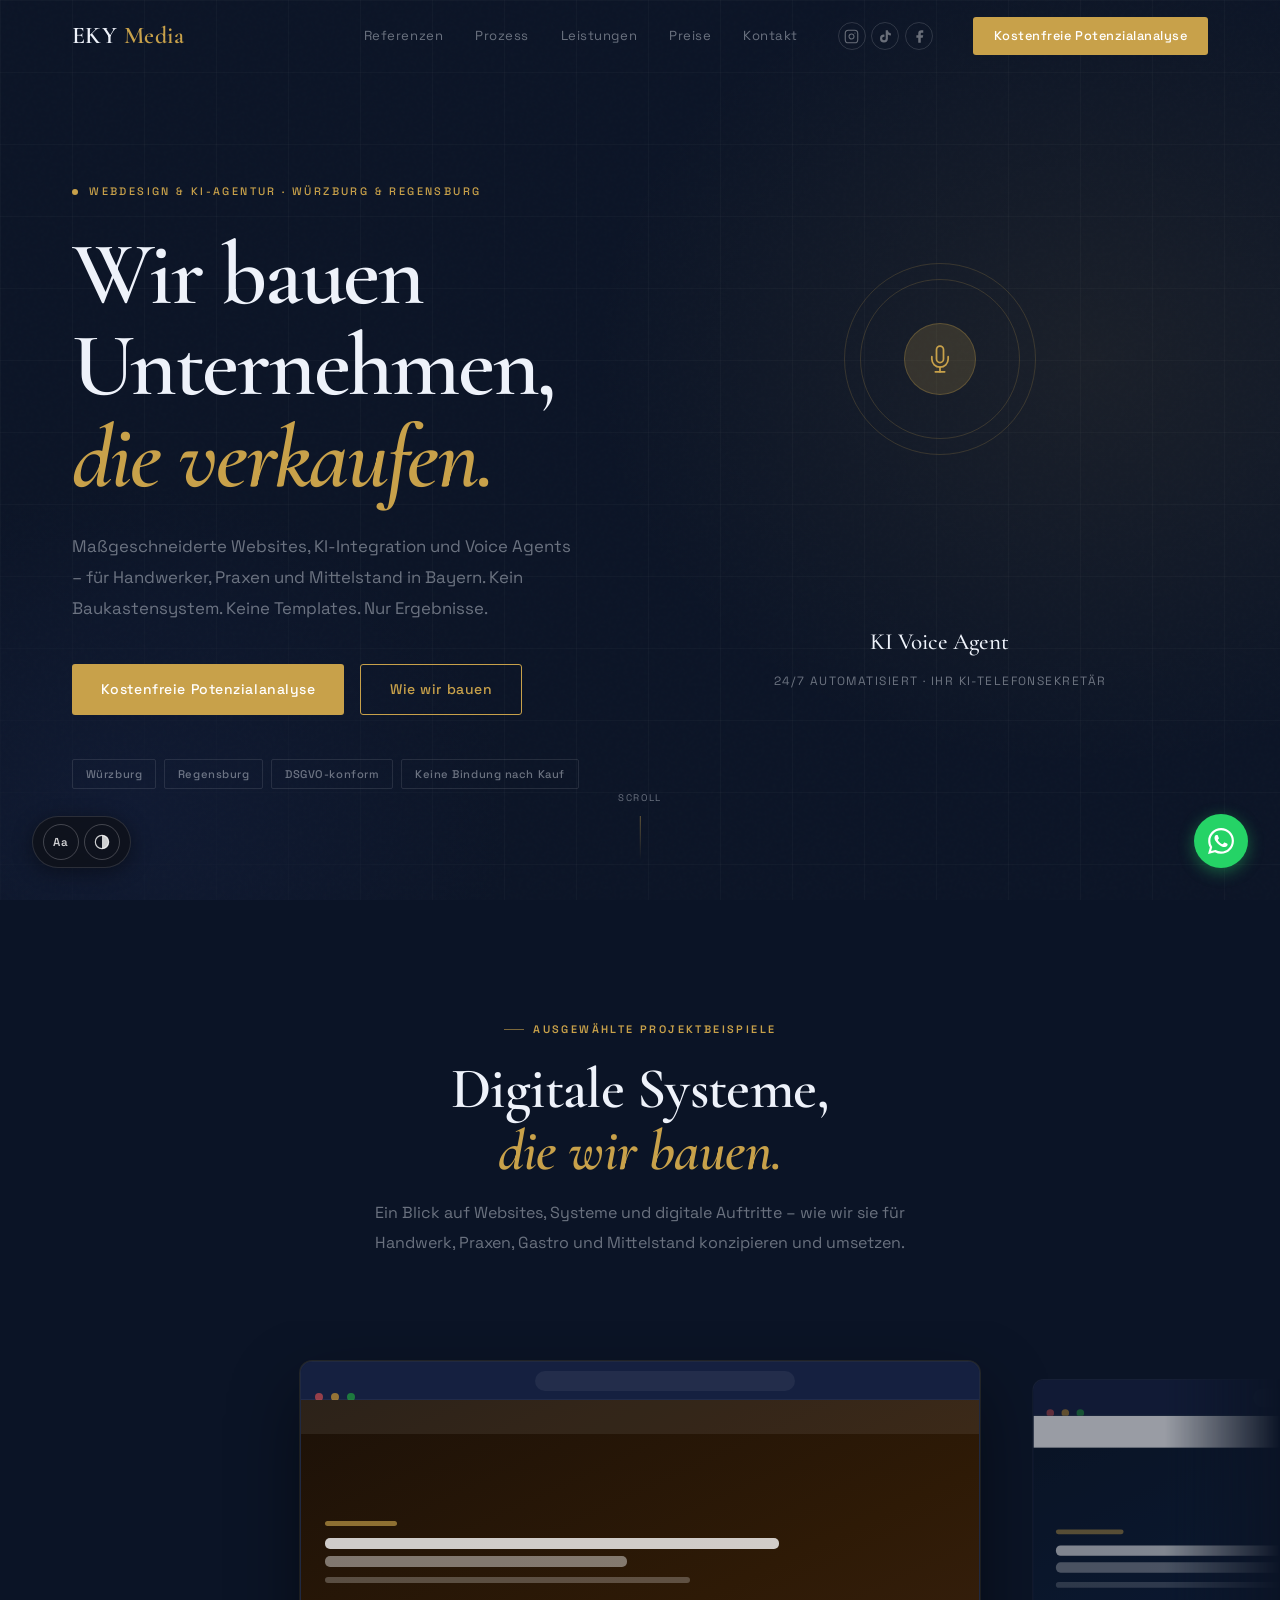
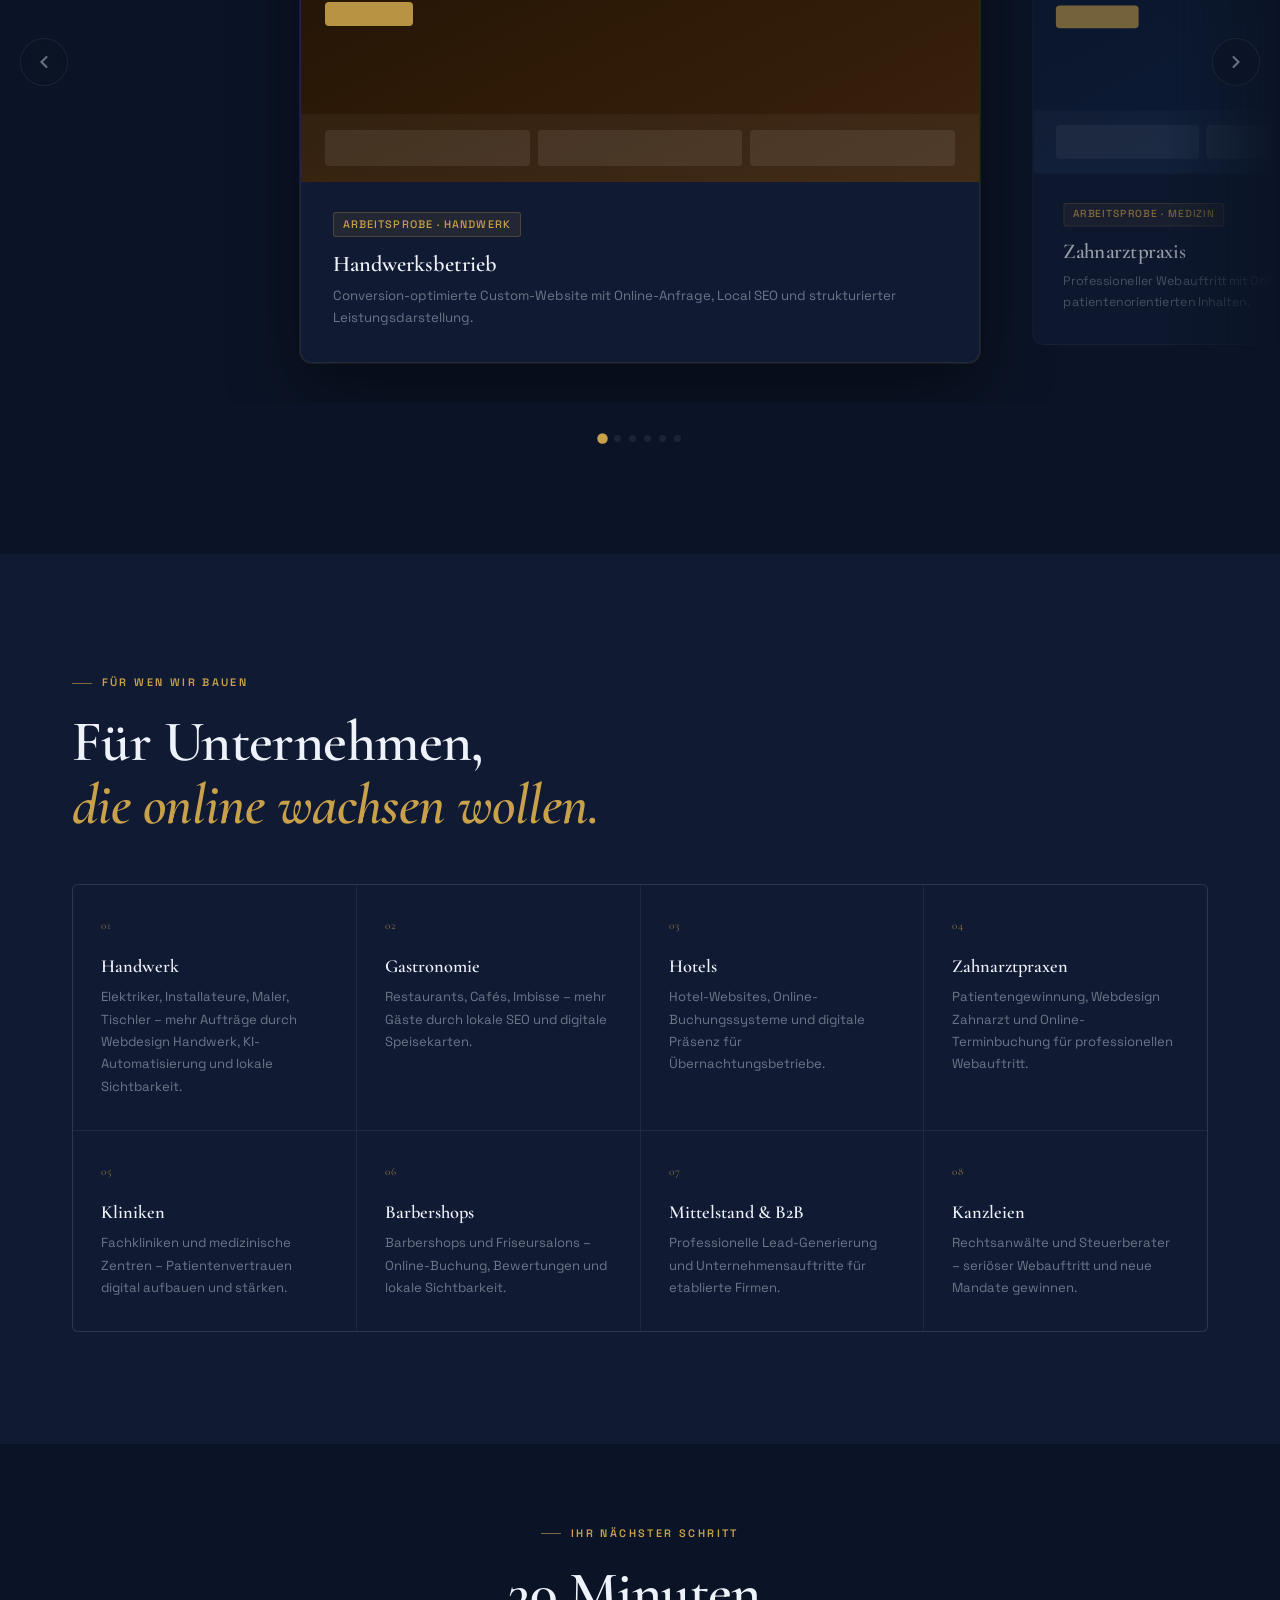
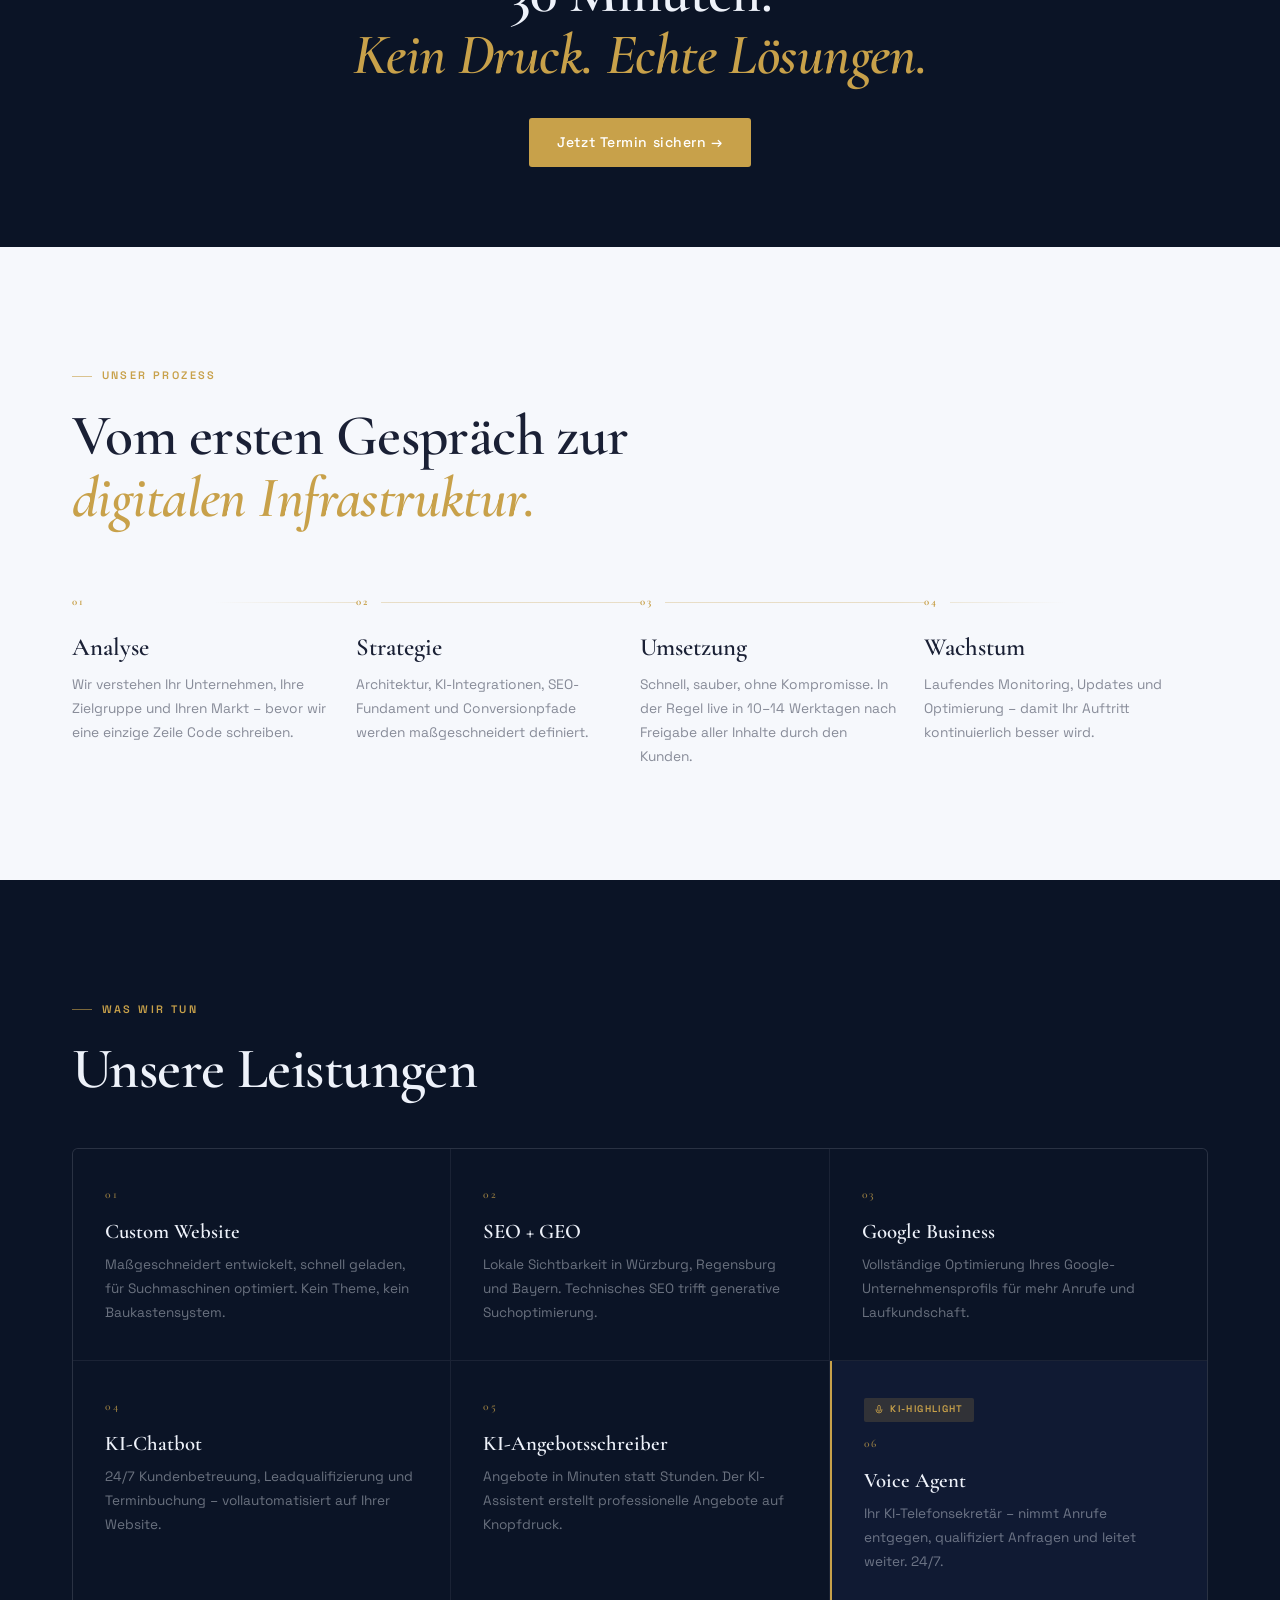
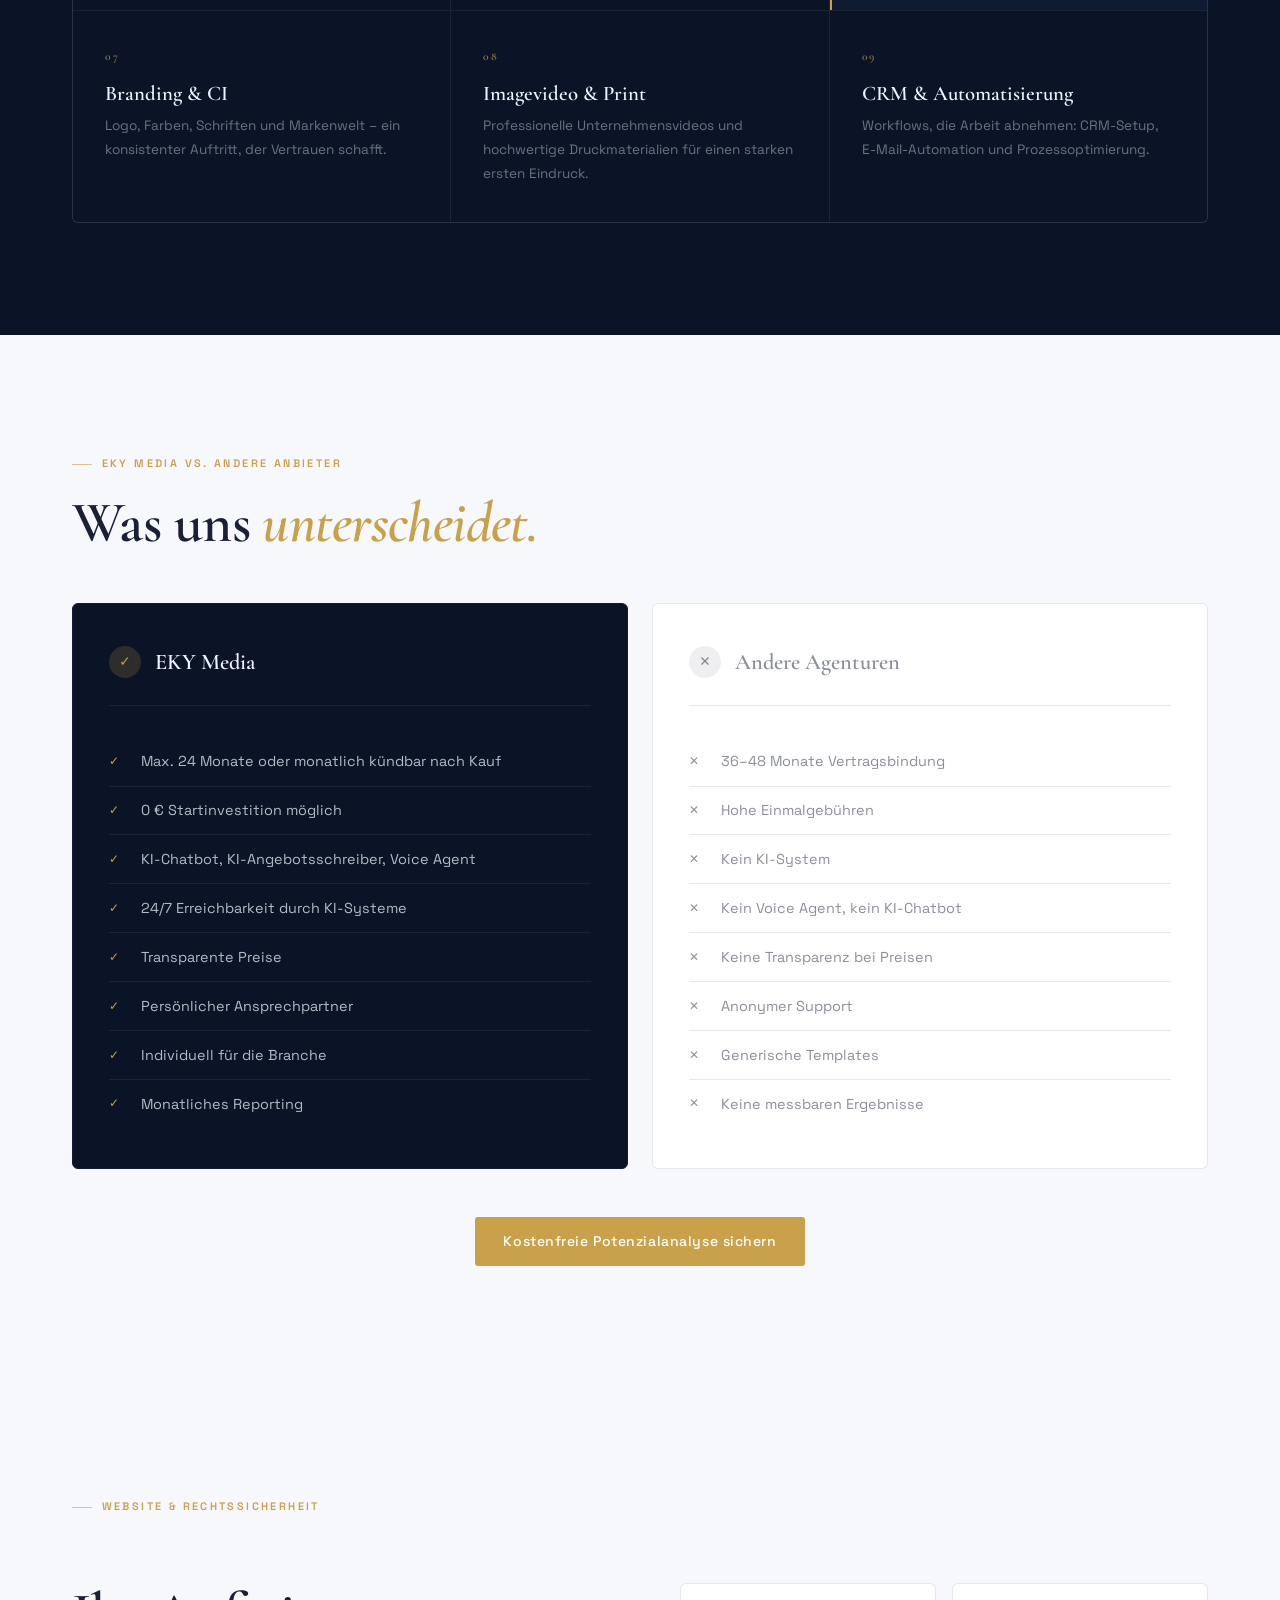
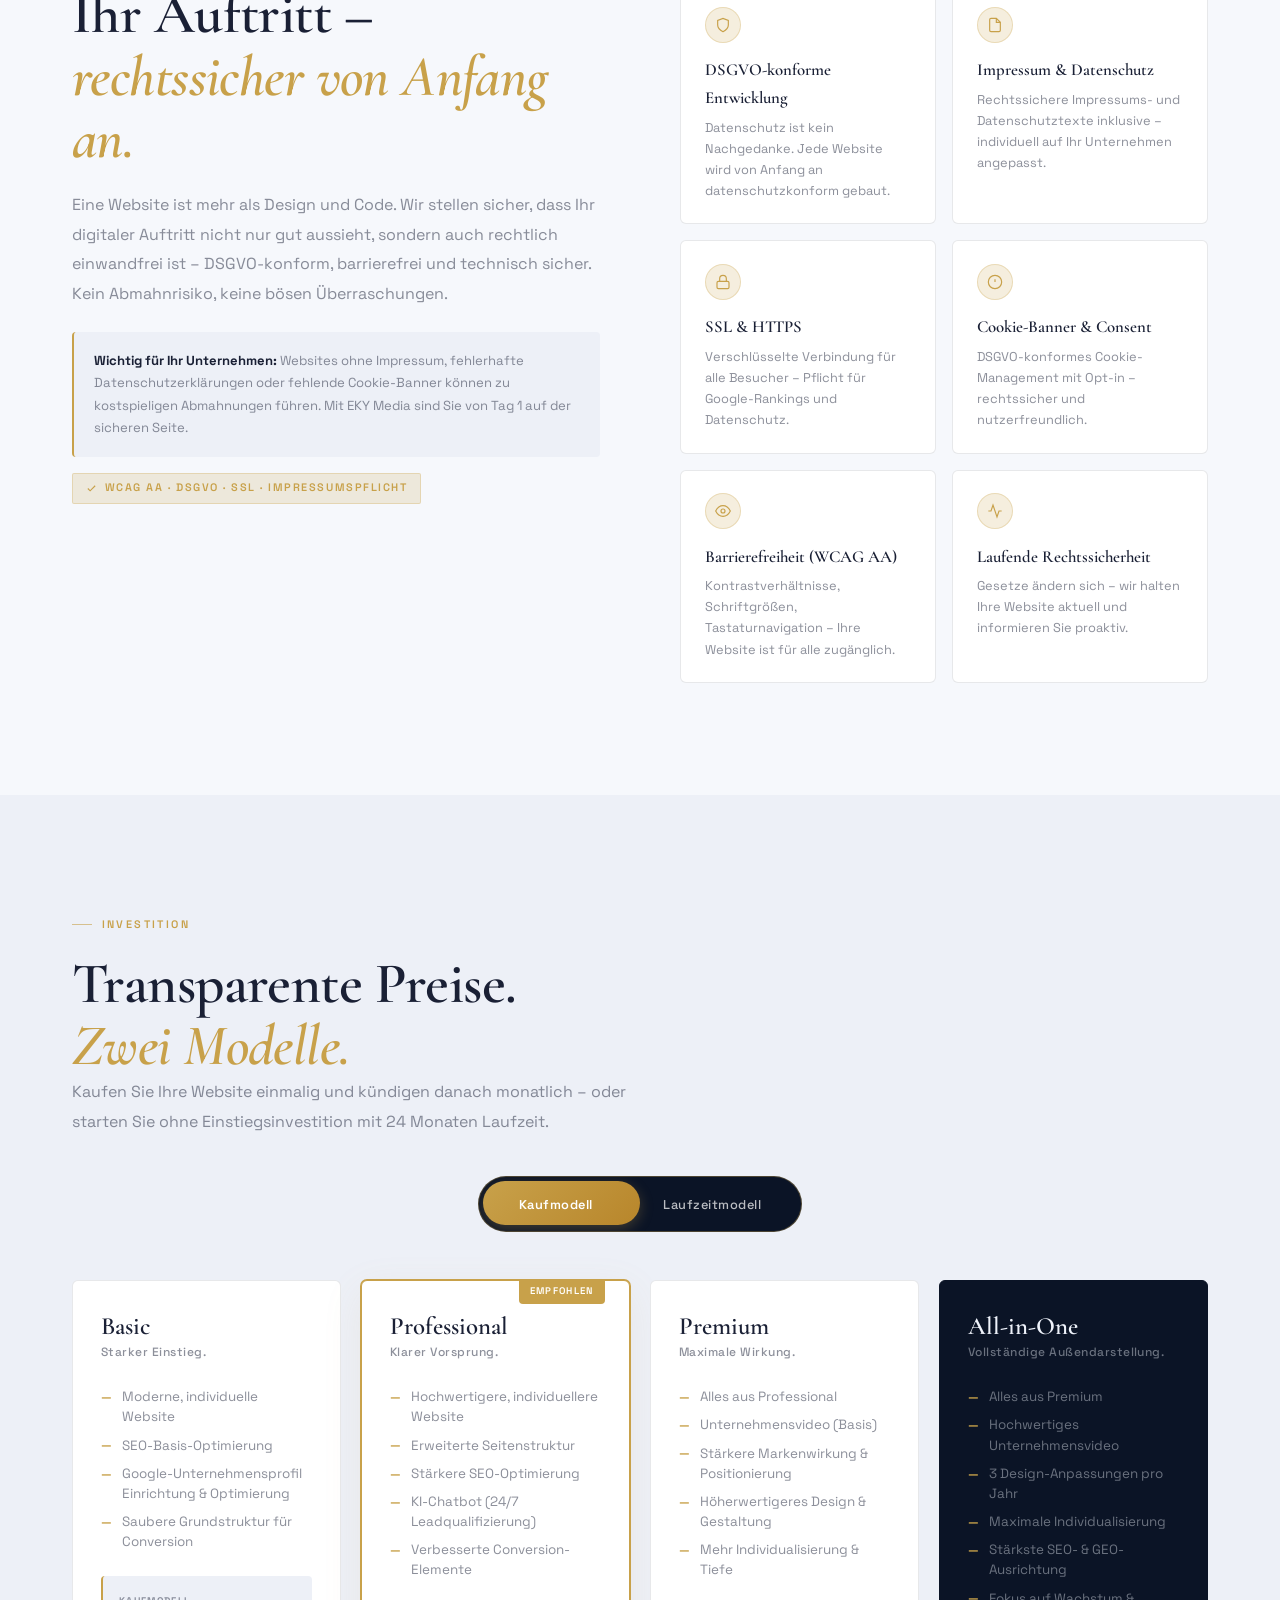
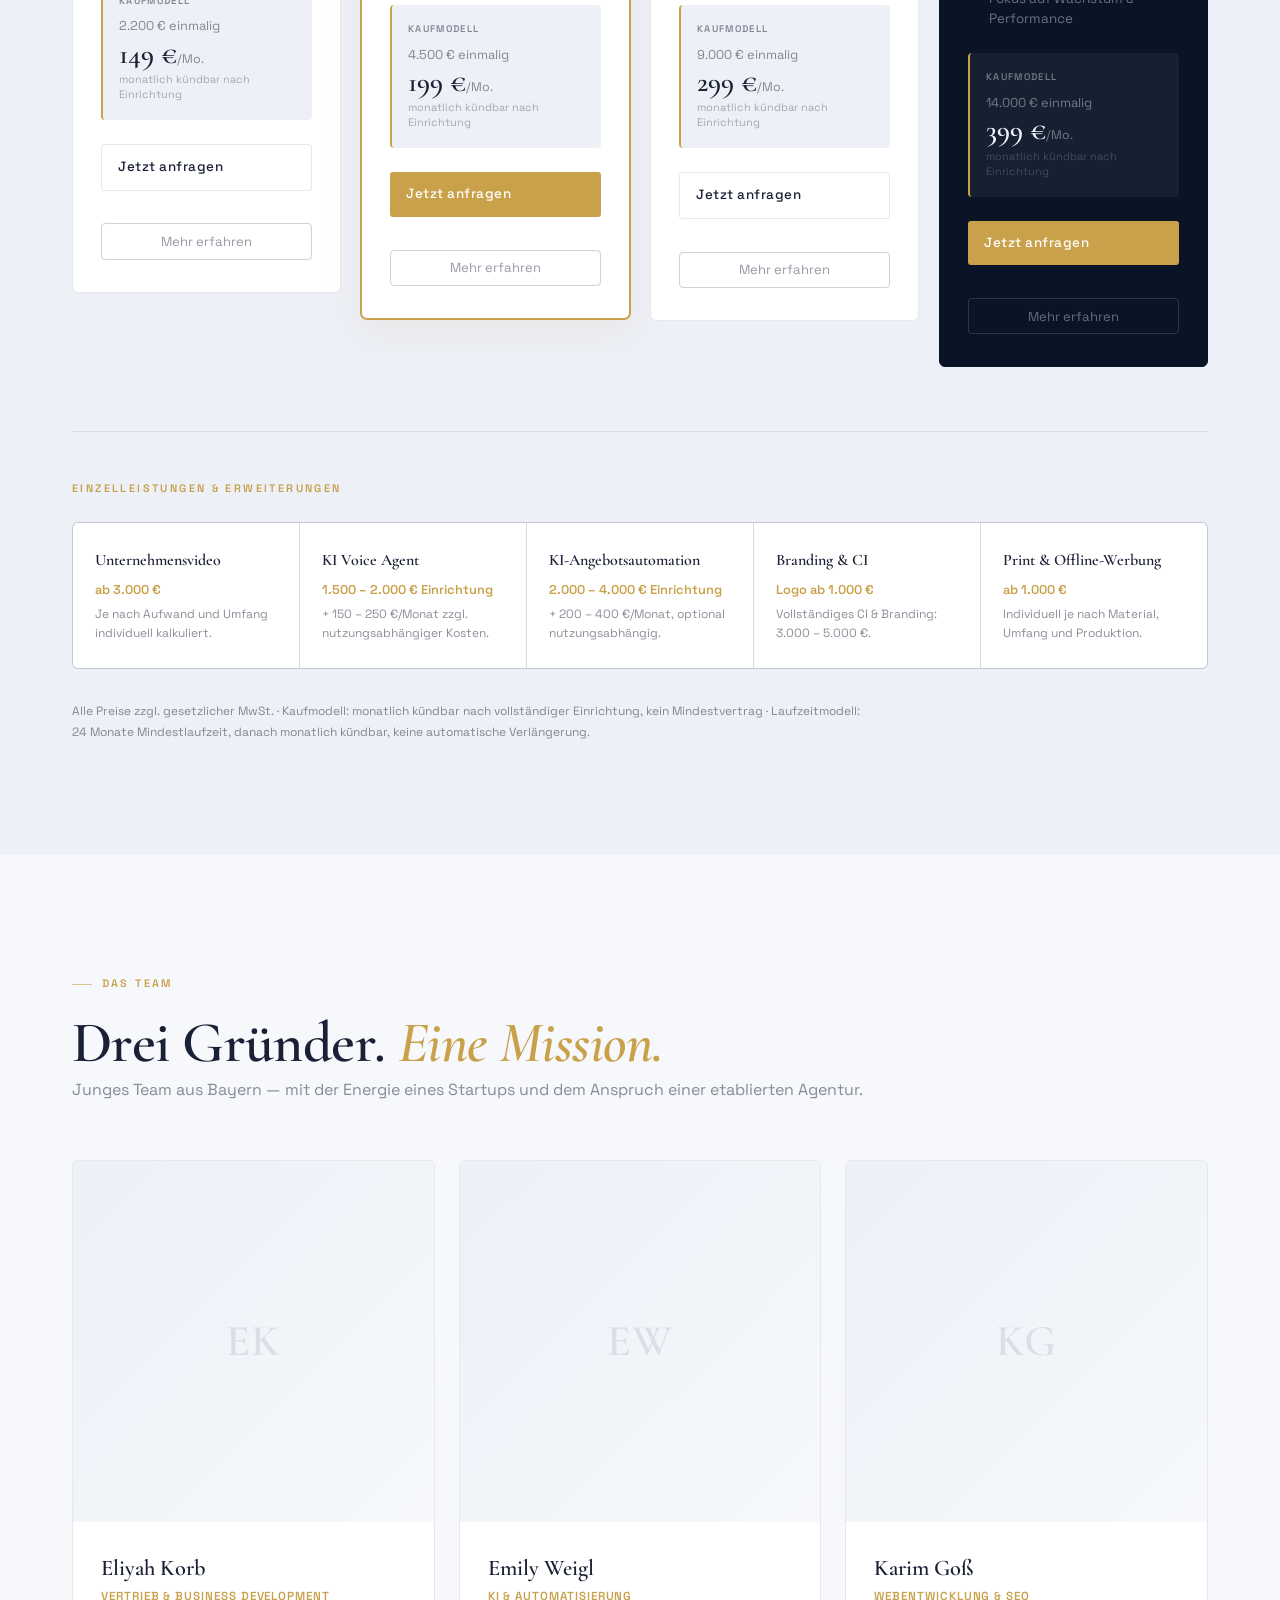
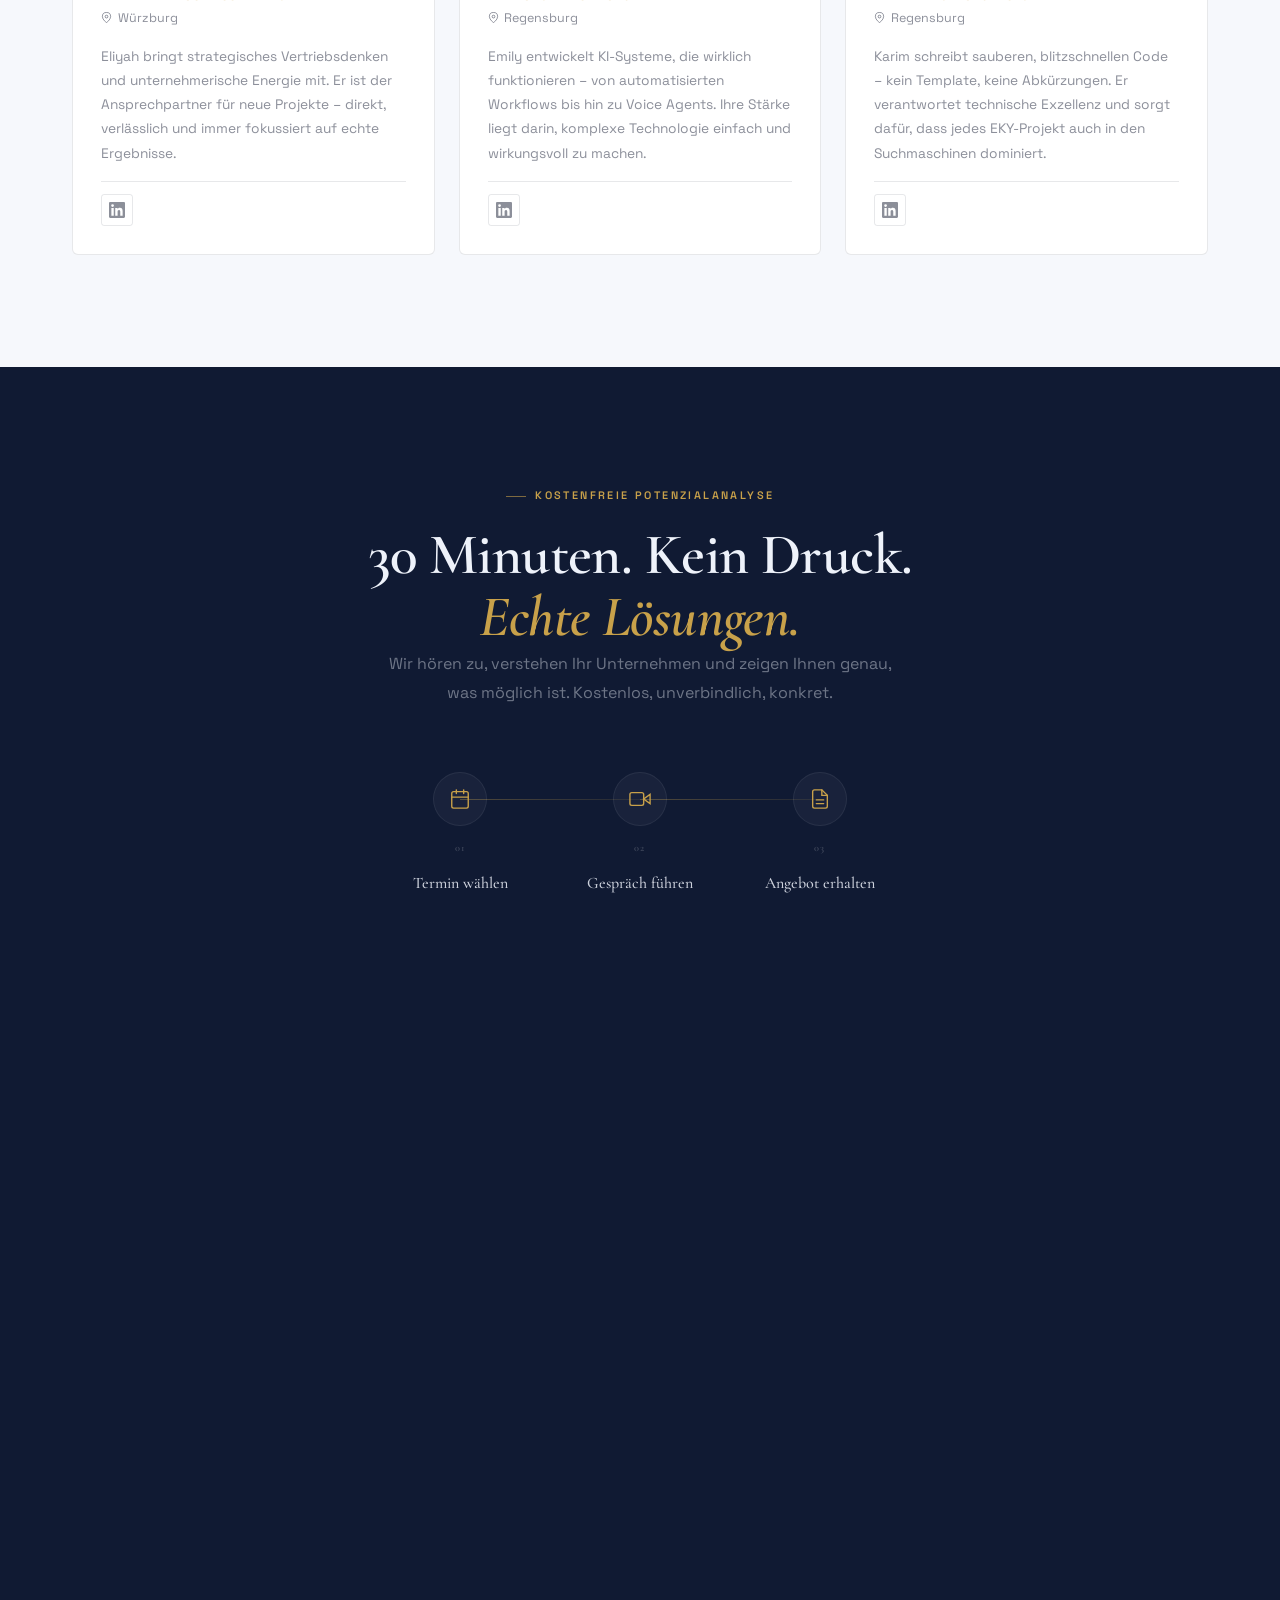
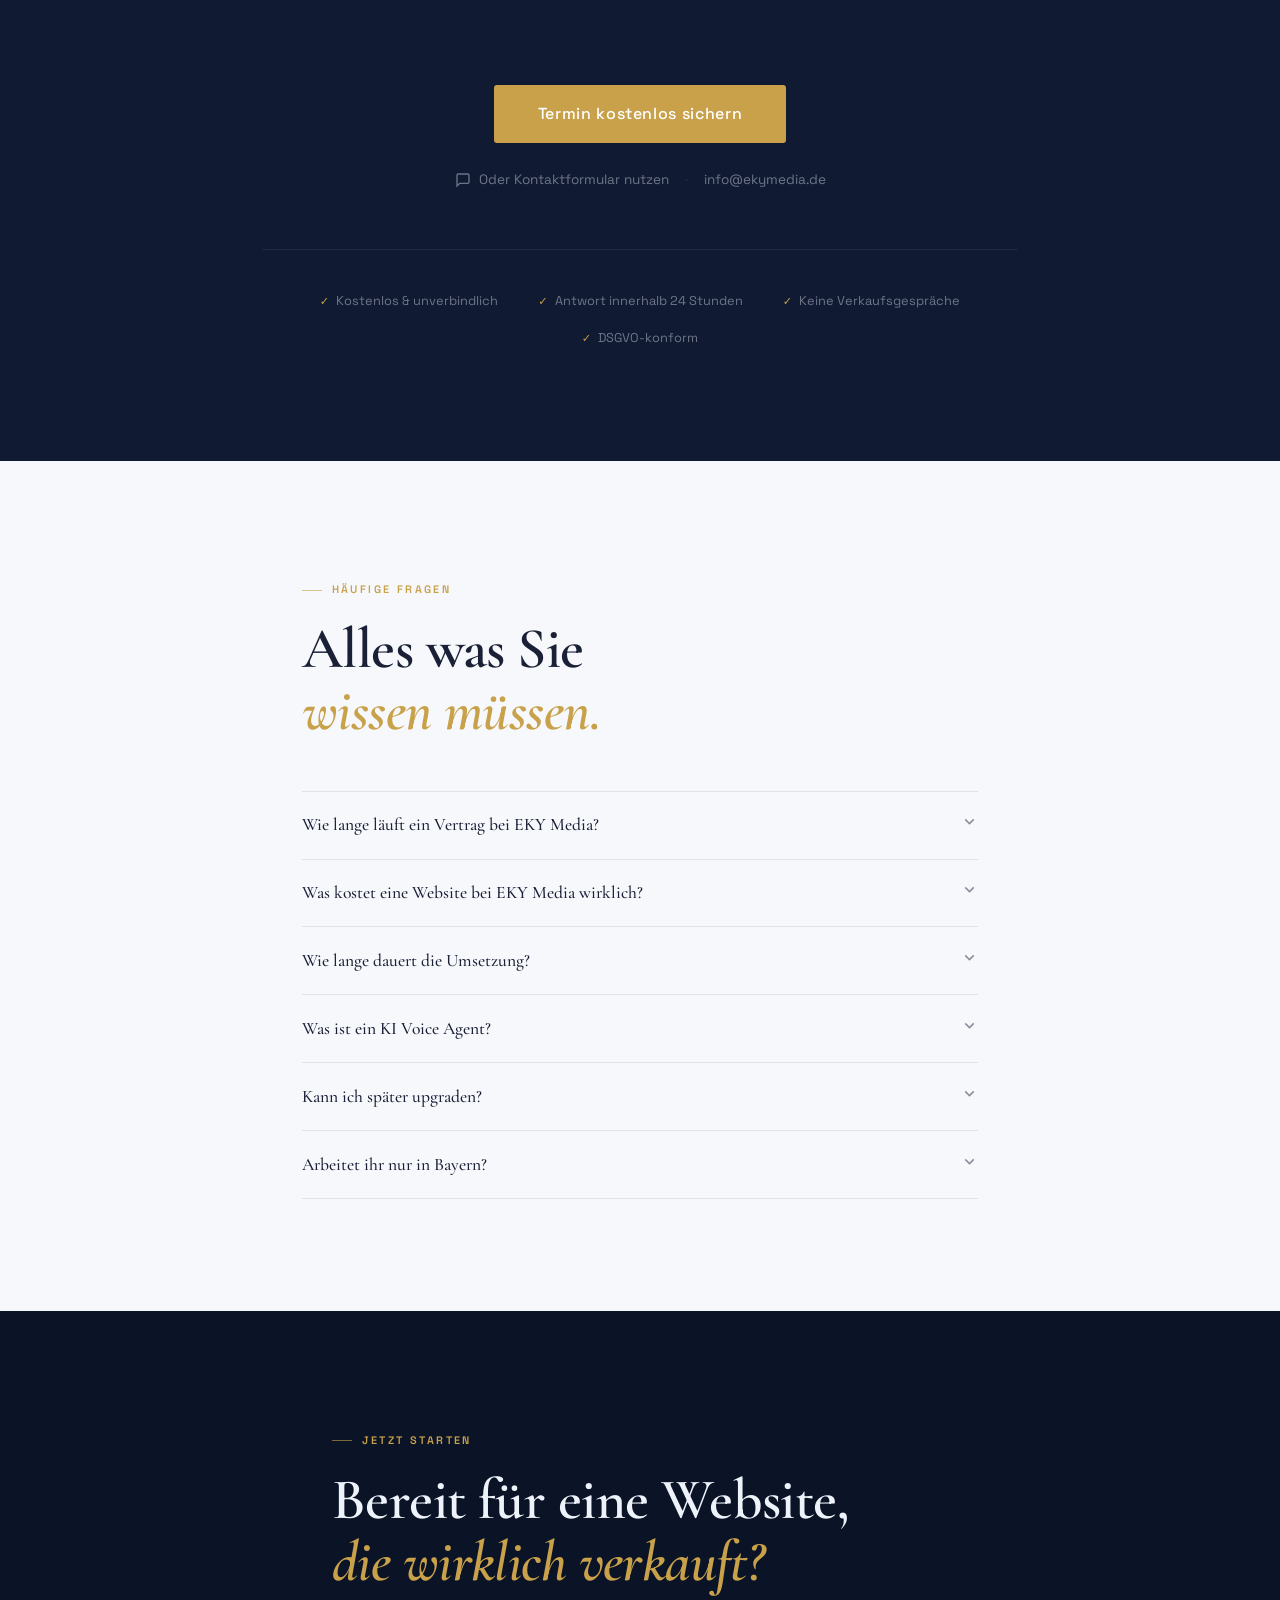
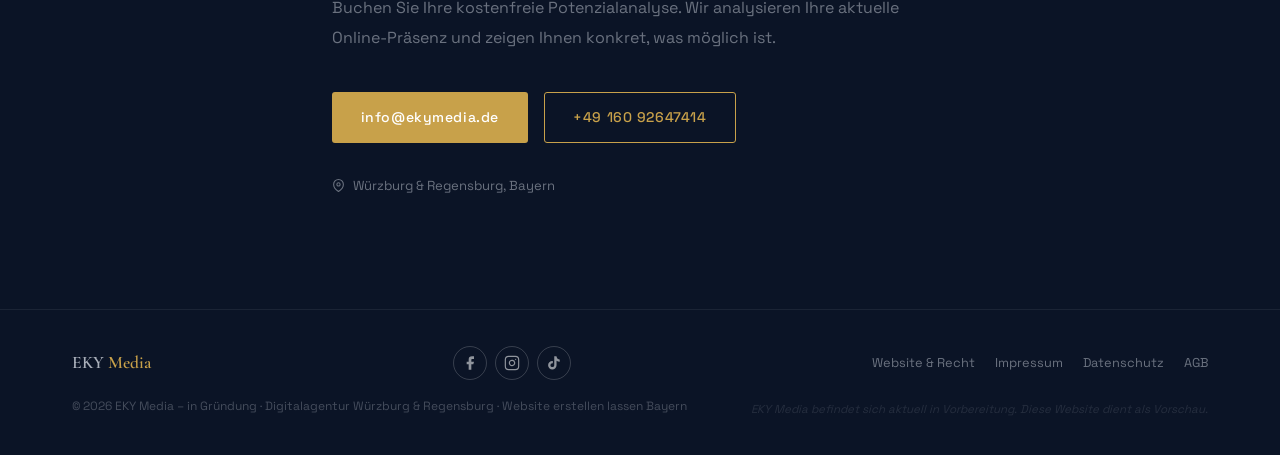
<file: index.html>
<!DOCTYPE html>
<html lang="de">
<head>
  <meta charset="UTF-8"/>
  <meta name="viewport" content="width=device-width, initial-scale=1.0"/>
  <title>EKY Media — Websites &amp; KI-Systeme für Bayern</title>
  <meta name="description" content="EKY Media – Premium Digitalagentur für Websites, KI-Systeme und SEO in Würzburg, Regensburg und Bayern. Für Handwerker, Zahnarztpraxen, Gastronomie und Mittelstand. Kostenlose Erstberatung."/>

  <!-- Canonical & Robots -->
  <link rel="canonical" href="https://ekymedia.de/" />
  <meta name="robots" content="noindex, nofollow" />

  <!-- Open Graph -->
  <meta property="og:type"        content="website" />
  <meta property="og:locale"      content="de_DE" />
  <meta property="og:site_name"   content="EKY Media – in Gründung" />
  <meta property="og:title"       content="EKY Media – Wir bauen Unternehmen, die verkaufen." />
  <meta property="og:description" content="Premium Digitalagentur für Websites, KI-Systeme und SEO in Bayern. Handwerk, Zahnarztpraxen, Gastronomie und Mittelstand." />
  <meta property="og:url"         content="https://ekymedia.de" />
  <meta property="og:image"       content="https://ekymedia.de/og-image.jpg" />

  <!-- Twitter Card -->
  <meta name="twitter:card"        content="summary_large_image" />
  <meta name="twitter:title"       content="EKY Media – Premium Digitalagentur Bayern" />
  <meta name="twitter:description" content="Custom-Websites, KI-Integration und Voice Agents für Würzburg, Regensburg und ganz Bayern." />
  <meta name="twitter:image"       content="https://ekymedia.de/og-image.jpg" />

  <!-- Favicon -->
  <link rel="icon"             href="/favicon.ico" />
  <link rel="apple-touch-icon" href="/apple-touch-icon.png" />
  <meta name="theme-color"     content="#0B1426" />

  <!-- JSON-LD: LocalBusiness + FAQPage -->
  <script type="application/ld+json">
  {
    "@context": "https://schema.org",
    "@graph": [
      {
        "@type": "LocalBusiness",
        "@id": "https://ekymedia.de",
        "name": "EKY Media – in Gründung",
        "alternateName": "EKY Media",
        "description": "Premium Digitalagentur für Websites, KI-Automatisierung, SEO und Branding in Bayern",
        "url": "https://ekymedia.de",
        "email": "info@ekymedia.de",
        "telephone": "+4916092647414",
        "priceRange": "€€€",
        "openingHours": "Mo-Fr 09:00-18:00",
        "address": [
          {
            "@type": "PostalAddress",
            "addressLocality": "Würzburg",
            "addressRegion": "Bayern",
            "addressCountry": "DE"
          },
          {
            "@type": "PostalAddress",
            "addressLocality": "Regensburg",
            "addressRegion": "Bayern",
            "addressCountry": "DE"
          }
        ],
        "areaServed": [
          {"@type": "City", "name": "Würzburg"},
          {"@type": "City", "name": "Regensburg"},
          {"@type": "State", "name": "Bayern"},
          {"@type": "Country", "name": "Deutschland"}
        ],
        "serviceType": [
          "Webdesign",
          "Suchmaschinenoptimierung",
          "KI-Automatisierung",
          "Voice Agent",
          "Branding",
          "Corporate Video"
        ],
        "founder": [
          {"@type": "Person", "name": "Eliyah Korb"},
          {"@type": "Person", "name": "Emily Weigl"},
          {"@type": "Person", "name": "Karim Goß"}
        ],
        "foundingDate": "2026"
      },
      {
        "@type": "FAQPage",
        "mainEntity": [
          {
            "@type": "Question",
            "name": "Wie lange läuft ein Vertrag bei EKY Media?",
            "acceptedAnswer": {
              "@type": "Answer",
              "text": "Beim Kauf-Modell gibt es keine Mindestlaufzeit – monatlich kündbar. Beim Laufzeit-Modell 24 Monate, danach monatlich kündbar, keine automatische Verlängerung."
            }
          },
          {
            "@type": "Question",
            "name": "Was kostet eine Website bei EKY Media?",
            "acceptedAnswer": {
              "@type": "Answer",
              "text": "Das Basic-Paket beginnt bei 2.200 € einmalig oder 0 € Startinvestition mit 250 €/Monat."
            }
          },
          {
            "@type": "Question",
            "name": "Wie lange dauert die Umsetzung?",
            "acceptedAnswer": {
              "@type": "Answer",
              "text": "10–14 Werktage nach Freigabe aller Inhalte durch den Kunden."
            }
          }
        ]
      }
    ]
  }
  </script>

  <link rel="stylesheet" href="ek-styles.css"/>
  <link href="https://assets.calendly.com/assets/external/widget.css" rel="stylesheet"/>

  <!-- Security headers -->
  <meta http-equiv="X-Content-Type-Options" content="nosniff">
  <meta http-equiv="Referrer-Policy" content="strict-origin-when-cross-origin">
  <meta http-equiv="Content-Security-Policy" content="upgrade-insecure-requests">
  <style>
    .pkg-overlay{position:fixed;inset:0;z-index:700;display:flex;align-items:center;justify-content:center;padding:1.5rem;pointer-events:none;opacity:0;transition:opacity .3s var(--ease);}
    .pkg-overlay.open{pointer-events:all;opacity:1;}
    .pkg-overlay-back{position:absolute;inset:0;background:rgba(11,20,38,.78);backdrop-filter:blur(6px);}
    .pkg-overlay-panel{position:relative;background:var(--bg);border:1px solid var(--border-g);border-radius:10px;width:100%;max-width:660px;max-height:90vh;overflow-y:auto;padding:3rem 2.75rem 2.5rem;transform:translateY(24px);transition:transform .35s var(--ease);}
    .pkg-overlay.open .pkg-overlay-panel{transform:translateY(0);}
    .pkg-close{position:sticky;top:0;float:right;background:rgba(255,255,255,.06);border:1px solid var(--border);border-radius:50%;width:36px;height:36px;display:flex;align-items:center;justify-content:center;color:var(--text);font-size:1.25rem;cursor:pointer;line-height:1;transition:background .2s;}
    .pkg-close:hover{background:rgba(200,161,74,.12);}
    .pkg-name{font-family:var(--fd);font-size:2.2rem;font-weight:600;color:var(--text);margin-bottom:.35rem;}
    .pkg-pos{font-size:.9rem;color:var(--gold-hi);line-height:1.65;margin-bottom:1.75rem;}
    .pkg-section{margin-bottom:1.5rem;}
    .pkg-section-title{font-size:.65rem;font-weight:600;letter-spacing:.12em;text-transform:uppercase;color:rgba(200,161,74,.7);margin-bottom:.6rem;padding-bottom:.4rem;border-bottom:1px solid rgba(200,161,74,.15);}
    .pkg-section ul{list-style:none;display:flex;flex-direction:column;gap:.35rem;padding:0;}
    .pkg-section ul li{font-size:.84rem;color:rgba(238,242,250,.72);line-height:1.6;padding-left:1.1rem;position:relative;}
    .pkg-section ul li::before{content:'—';position:absolute;left:0;color:var(--gold);}
    .pkg-upgrade{background:rgba(200,161,74,.06);border:1px solid rgba(200,161,74,.18);border-radius:6px;padding:1rem 1.25rem;font-size:.82rem;color:rgba(238,242,250,.6);line-height:1.65;margin-top:1.5rem;}
    .pkg-cta-wrap{margin-top:2rem;padding-top:1.5rem;border-top:1px solid var(--border);}
    .pkg-cta-wrap .btn{width:100%;justify-content:center;text-align:center;}
    .p-btn-detail{width:100%;margin-top:.55rem;font-size:.82rem;padding:.55rem 1rem;background:transparent;border:1px solid rgba(26,32,53,.2);color:rgba(26,32,53,.45);border-radius:4px;cursor:pointer;transition:border-color .2s,color .2s;font-family:var(--fb);}
    .p-btn-detail:hover{border-color:var(--gold);color:var(--gold);}
    .p-dark .p-btn-detail{border-color:rgba(238,242,250,.15);color:rgba(238,242,250,.4);}
    .p-dark .p-btn-detail:hover{border-color:var(--gold);color:var(--gold);}
    @media(max-width:600px){.pkg-overlay-panel{padding:2rem 1.25rem;max-height:95vh;}.pkg-overlay{padding:.75rem;}}
  </style>
</head>
<body>

<a href="#main" class="skip">Zum Inhalt springen</a>

<!-- NAV -->
<header class="nav" id="nav">
  <div class="nav-inner">
    <a href="#" class="nav-logo" aria-label="EKY Media – Startseite">EKY <span>Media</span></a>
    <nav class="nav-links" aria-label="Hauptnavigation">
      <a href="#referenzen">Referenzen</a>
      <a href="#prozess">Prozess</a>
      <a href="#leistungen">Leistungen</a>
      <a href="#preise">Preise</a>
      <a href="#kontakt">Kontakt</a>
    </nav>
    <div class="nav-socials" aria-label="Social Media">
      <a href="https://www.instagram.com/ekymedia/" class="nav-social" aria-label="Instagram" target="_blank" rel="noopener noreferrer">
        <svg width="15" height="15" viewBox="0 0 24 24" fill="none" stroke="currentColor" stroke-width="1.75" stroke-linecap="round" stroke-linejoin="round"><rect x="2" y="2" width="20" height="20" rx="5"/><path d="M16 11.37A4 4 0 1 1 12.63 8 4 4 0 0 1 16 11.37z"/><line x1="17.5" y1="6.5" x2="17.51" y2="6.5"/></svg>
      </a>
      <a href="https://www.tiktok.com/@ekymediagbr" class="nav-social" aria-label="TikTok" target="_blank" rel="noopener noreferrer">
        <svg width="15" height="15" viewBox="0 0 24 24" fill="currentColor"><path d="M19.59 6.69a4.83 4.83 0 0 1-3.77-4.25V2h-3.45v13.67a2.89 2.89 0 0 1-2.88 2.5 2.89 2.89 0 0 1-2.89-2.89 2.89 2.89 0 0 1 2.89-2.89c.28 0 .54.04.79.1V9.01a6.33 6.33 0 0 0-.79-.05 6.34 6.34 0 0 0-6.34 6.34 6.34 6.34 0 0 0 6.34 6.34 6.34 6.34 0 0 0 6.33-6.34V8.69a8.18 8.18 0 0 0 4.78 1.52V6.76a4.85 4.85 0 0 1-1.01-.07z"/></svg>
      </a>
      <a href="#" class="nav-social" aria-label="Facebook (demnächst)" title="Facebook – demnächst verfügbar">
        <svg width="15" height="15" viewBox="0 0 24 24" fill="currentColor"><path d="M18 2h-3a5 5 0 0 0-5 5v3H7v4h3v8h4v-8h3l1-4h-4V7a1 1 0 0 1 1-1h3z"/></svg>
      </a>
    </div>
    <a href="#erstgespraech" class="btn btn-gold nav-cta">Kostenfreie Potenzialanalyse</a>
    <button class="hamburger" aria-label="Menü öffnen" aria-expanded="false" aria-controls="mobMenu">
      <span></span><span></span><span></span>
    </button>
  </div>
</header>

<!-- MOBILE MENU -->
<div class="mob-menu" id="mobMenu" role="dialog" aria-label="Mobilmenü">
  <nav>
    <a href="#referenzen">Referenzen</a>
    <a href="#prozess">Prozess</a>
    <a href="#leistungen">Leistungen</a>
    <a href="#preise">Preise</a>
    <a href="#kontakt">Kontakt</a>
    <a href="#erstgespraech" class="mob-cta">Kostenfreie Potenzialanalyse</a>
  </nav>
  <div class="mob-socials">
    <a href="https://www.instagram.com/ekymedia/" class="footer-social" aria-label="Instagram" target="_blank" rel="noopener noreferrer">
      <svg width="16" height="16" viewBox="0 0 24 24" fill="none" stroke="currentColor" stroke-width="1.75" stroke-linecap="round" stroke-linejoin="round"><rect x="2" y="2" width="20" height="20" rx="5"/><path d="M16 11.37A4 4 0 1 1 12.63 8 4 4 0 0 1 16 11.37z"/><line x1="17.5" y1="6.5" x2="17.51" y2="6.5"/></svg>
    </a>
    <a href="https://www.tiktok.com/@ekymediagbr" class="footer-social" aria-label="TikTok" target="_blank" rel="noopener noreferrer">
      <svg width="16" height="16" viewBox="0 0 24 24" fill="currentColor"><path d="M19.59 6.69a4.83 4.83 0 0 1-3.77-4.25V2h-3.45v13.67a2.89 2.89 0 0 1-2.88 2.5 2.89 2.89 0 0 1-2.89-2.89 2.89 2.89 0 0 1 2.89-2.89c.28 0 .54.04.79.1V9.01a6.33 6.33 0 0 0-.79-.05 6.34 6.34 0 0 0-6.34 6.34 6.34 6.34 0 0 0 6.34 6.34 6.34 6.34 0 0 0 6.33-6.34V8.69a8.18 8.18 0 0 0 4.78 1.52V6.76a4.85 4.85 0 0 1-1.01-.07z"/></svg>
    </a>
    <a href="#" class="footer-social" aria-label="Facebook (demnächst)" title="Facebook – demnächst verfügbar">
      <svg width="16" height="16" viewBox="0 0 24 24" fill="currentColor"><path d="M18 2h-3a5 5 0 0 0-5 5v3H7v4h3v8h4v-8h3l1-4h-4V7a1 1 0 0 1 1-1h3z"/></svg>
    </a>
  </div>
</div>

<main id="main">

<!-- ═══════════════════════════════════════
     HERO
═══════════════════════════════════════ -->
<section class="hero" id="hero" aria-labelledby="hero-h1">
  <div class="hero-grid" aria-hidden="true"></div>
  <div class="hero-glow" aria-hidden="true"></div>
  <div class="c hero-inner">

    <div class="hero-left">
      <p class="hero-eyebrow">
        <span class="hero-dot" aria-hidden="true"></span>
        Webdesign &amp; KI-Agentur · Würzburg &amp; Regensburg
      </p>
      <h1 class="hero-h1" id="hero-h1">
        Wir bauen<br/>Unternehmen,<br/><em>die verkaufen.</em>
      </h1>
      <p class="hero-sub">
        Maßgeschneiderte Websites, KI-Integration und Voice Agents –
        für Handwerker, Praxen und Mittelstand in Bayern.
        Kein Baukastensystem. Keine Templates. Nur Ergebnisse.
      </p>
      <div class="hero-actions">
        <a href="#erstgespraech" class="btn btn-gold">Kostenfreie Potenzialanalyse</a>
        <a href="#prozess" class="btn btn-ghost">Wie wir bauen</a>
      </div>
      <div class="hero-badges" aria-label="Standorte und Merkmale">
        <span class="badge">Würzburg</span>
        <span class="badge">Regensburg</span>
        <span class="badge">DSGVO-konform</span>
        <span class="badge">Keine Bindung nach Kauf</span>
      </div>
    </div>

    <!-- Animated Voice Agent visual -->
    <div class="waveform-wrap" aria-hidden="true" id="waveformWrap">
      <div class="waveform-ring">
        <div class="waveform-core">
          <svg width="28" height="28" viewBox="0 0 24 24" fill="none" stroke="currentColor" stroke-width="1.5" stroke-linecap="round"><path d="M12 1a3 3 0 0 0-3 3v8a3 3 0 0 0 6 0V4a3 3 0 0 0-3-3z"/><path d="M19 10v2a7 7 0 0 1-14 0v-2"/><line x1="12" y1="19" x2="12" y2="23"/><line x1="8" y1="23" x2="16" y2="23"/></svg>
        </div>
      </div>
      <div class="waveform" id="waveform"></div>
      <div class="waveform-caption">
        <strong>KI Voice Agent</strong>
        <span>24/7 automatisiert · Ihr KI-Telefonsekretär</span>
      </div>
    </div>

  </div>
  <div class="hero-scroll" aria-hidden="true">
    <span>Scroll</span>
    <div class="hero-scroll-line"></div>
  </div>
</section>

<!-- ═══════════════════════════════════════
     REFERENCE SHOWCASE
═══════════════════════════════════════ -->


<!-- ═══════════════════════════════════════
     PORTFOLIO
═══════════════════════════════════════ -->
<section class="portfolio" id="referenzen" aria-labelledby="port-h2">
  <div class="c port-header">
    <p class="label reveal">Ausgewählte Projektbeispiele</p>
    <h2 class="title reveal" id="port-h2">Digitale Systeme,<br/><em>die wir bauen.</em></h2>
    <p class="body-text reveal" style="text-align:center;max-width:560px;margin-inline:auto;margin-top:1rem;">Ein Blick auf Websites, Systeme und digitale Auftritte – wie wir sie für Handwerk, Praxen, Gastro und Mittelstand konzipieren und umsetzen.</p>
  </div>

  <div class="port-outer">
    <button class="port-arrow port-arrow--prev" id="portPrev" aria-label="Vorheriges Projekt">
      <svg width="20" height="20" viewBox="0 0 24 24" fill="none" stroke="currentColor" stroke-width="2.5" stroke-linecap="round"><polyline points="15 18 9 12 15 6"/></svg>
    </button>
    <div class="port-viewport" id="portVp" role="region" aria-label="Projektbeispiele">
      <div class="port-track" id="portTrack">

        <div class="port-card" data-idx="0">
          <div class="port-mockup">
            <div class="port-chrome"><div class="port-dots"><i></i><i></i><i></i></div><div class="port-urlbar"></div></div>
            <div class="port-screen port-screen--1">
              <div class="port-s-nav"></div>
              <div class="port-s-hero"><div class="port-s-eyebrow"></div><div class="port-s-h1"></div><div class="port-s-h1 port-s-h1--b"></div><div class="port-s-sub"></div><div class="port-s-cta"></div></div>
              <div class="port-s-below"><div class="port-s-col"></div><div class="port-s-col"></div><div class="port-s-col"></div></div>
            </div>
          </div>
          <div class="port-info">
            <span class="port-badge">Arbeitsprobe · Handwerk</span>
            <h3 class="port-title">Handwerksbetrieb</h3>
            <p class="port-sub">Conversion-optimierte Custom-Website mit Online-Anfrage, Local SEO und strukturierter Leistungsdarstellung.</p>
          </div>
        </div>

        <div class="port-card" data-idx="1">
          <div class="port-mockup">
            <div class="port-chrome"><div class="port-dots"><i></i><i></i><i></i></div><div class="port-urlbar"></div></div>
            <div class="port-screen port-screen--2">
              <div class="port-s-nav port-s-nav--light"></div>
              <div class="port-s-hero"><div class="port-s-eyebrow"></div><div class="port-s-h1"></div><div class="port-s-h1 port-s-h1--b"></div><div class="port-s-sub"></div><div class="port-s-cta"></div></div>
              <div class="port-s-below"><div class="port-s-col"></div><div class="port-s-col"></div><div class="port-s-col"></div><div class="port-s-col"></div></div>
            </div>
          </div>
          <div class="port-info">
            <span class="port-badge">Arbeitsprobe · Medizin</span>
            <h3 class="port-title">Zahnarztpraxis</h3>
            <p class="port-sub">Professioneller Webauftritt mit Online-Terminbuchung, Vertrauensaufbau und patientenorientierten Inhalten.</p>
          </div>
        </div>

        <div class="port-card" data-idx="2">
          <div class="port-mockup">
            <div class="port-chrome"><div class="port-dots"><i></i><i></i><i></i></div><div class="port-urlbar"></div></div>
            <div class="port-screen port-screen--3">
              <div class="port-s-nav"></div>
              <div class="port-s-hero"><div class="port-s-eyebrow"></div><div class="port-s-h1"></div><div class="port-s-h1 port-s-h1--b"></div><div class="port-s-sub"></div><div class="port-s-cta"></div></div>
              <div class="port-s-below"><div class="port-s-col"></div><div class="port-s-col"></div></div>
            </div>
          </div>
          <div class="port-info">
            <span class="port-badge">Arbeitsprobe · Gastronomie</span>
            <h3 class="port-title">Restaurant & Gastro</h3>
            <p class="port-sub">Atmosphärischer Webauftritt mit Online-Reservierung, digitaler Speisekarte und lokalem SEO-Fundament.</p>
          </div>
        </div>

        <div class="port-card" data-idx="3">
          <div class="port-mockup">
            <div class="port-chrome"><div class="port-dots"><i></i><i></i><i></i></div><div class="port-urlbar"></div></div>
            <div class="port-screen port-screen--4">
              <div class="port-s-nav"></div>
              <div class="port-s-hero"><div class="port-s-eyebrow"></div><div class="port-s-h1"></div><div class="port-s-h1 port-s-h1--b"></div><div class="port-s-sub"></div><div class="port-s-cta"></div></div>
              <div class="port-s-below"><div class="port-s-col"></div><div class="port-s-col"></div><div class="port-s-col"></div></div>
            </div>
          </div>
          <div class="port-info">
            <span class="port-badge">Arbeitsprobe · Hotellerie</span>
            <h3 class="port-title">Boutique Hotel</h3>
            <p class="port-sub">Eleganter Hotel-Webauftritt mit Buchungssystem, Zimmerpräsentation und direkter Kontaktführung.</p>
          </div>
        </div>

        <div class="port-card" data-idx="4">
          <div class="port-mockup">
            <div class="port-chrome"><div class="port-dots"><i></i><i></i><i></i></div><div class="port-urlbar"></div></div>
            <div class="port-screen port-screen--5">
              <div class="port-s-nav port-s-nav--light"></div>
              <div class="port-s-hero"><div class="port-s-eyebrow"></div><div class="port-s-h1 port-s-h1--dk"></div><div class="port-s-h1 port-s-h1--dk port-s-h1--b"></div><div class="port-s-sub port-s-sub--dk"></div><div class="port-s-cta"></div></div>
              <div class="port-s-below port-s-below--lt"><div class="port-s-col port-s-col--dk"></div><div class="port-s-col port-s-col--dk"></div><div class="port-s-col port-s-col--dk"></div><div class="port-s-col port-s-col--dk"></div></div>
            </div>
          </div>
          <div class="port-info">
            <span class="port-badge">Arbeitsprobe · Mittelstand</span>
            <h3 class="port-title">B2B Lead-Website</h3>
            <p class="port-sub">Professioneller Unternehmensauftritt mit Lead-Generierung, Referenzdarstellung und strukturierter Angebotsführung.</p>
          </div>
        </div>

        <div class="port-card" data-idx="5">
          <div class="port-mockup">
            <div class="port-chrome"><div class="port-dots"><i></i><i></i><i></i></div><div class="port-urlbar"></div></div>
            <div class="port-screen port-screen--6">
              <div class="port-s-nav"></div>
              <div class="port-s-hero"><div class="port-s-eyebrow port-s-eyebrow--teal"></div><div class="port-s-h1"></div><div class="port-s-h1 port-s-h1--b"></div><div class="port-s-sub"></div><div class="port-s-cta port-s-cta--teal"></div></div>
              <div class="port-s-below"><div class="port-s-col"></div><div class="port-s-col"></div></div>
            </div>
          </div>
          <div class="port-info">
            <span class="port-badge">Systembeispiel · KI</span>
            <h3 class="port-title">KI Voice Agent System</h3>
            <p class="port-sub">Dashboard und Interface für einen KI-Telefonagenten – 24/7 automatisierte Anrufqualifizierung und Terminbuchung.</p>
          </div>
        </div>

      </div>
    </div>
    <button class="port-arrow port-arrow--next" id="portNext" aria-label="Nächstes Projekt">
      <svg width="20" height="20" viewBox="0 0 24 24" fill="none" stroke="currentColor" stroke-width="2.5" stroke-linecap="round"><polyline points="9 18 15 12 9 6"/></svg>
    </button>
  </div>

  <div class="port-dots" id="portDots" role="tablist" aria-label="Projekt auswählen"></div>
</section>

<!-- ═══════════════════════════════════════
     INDUSTRIES
═══════════════════════════════════════ -->
<section class="industries" id="branchen" aria-labelledby="ind-h2">
  <div class="c">
    <p class="label reveal">Für wen wir bauen</p>
    <h2 class="title reveal reveal-d1" id="ind-h2">Für Unternehmen,<br/><em>die online wachsen wollen.</em></h2>
    <div class="ind-grid">
      <div class="ind-item reveal"><span class="ind-num">01</span><h3>Handwerk</h3><p>Elektriker, Installateure, Maler, Tischler – mehr Aufträge durch Webdesign Handwerk, KI-Automatisierung und lokale Sichtbarkeit.</p></div>
      <div class="ind-item reveal reveal-d1"><span class="ind-num">02</span><h3>Gastronomie</h3><p>Restaurants, Cafés, Imbisse – mehr Gäste durch lokale SEO und digitale Speisekarten.</p></div>
      <div class="ind-item reveal reveal-d2"><span class="ind-num">03</span><h3>Hotels</h3><p>Hotel-Websites, Online-Buchungssysteme und digitale Präsenz für Übernachtungsbetriebe.</p></div>
      <div class="ind-item reveal reveal-d1"><span class="ind-num">04</span><h3>Zahnarztpraxen</h3><p>Patientengewinnung, Webdesign Zahnarzt und Online-Terminbuchung für professionellen Webauftritt.</p></div>
      <div class="ind-item reveal reveal-d2"><span class="ind-num">05</span><h3>Kliniken</h3><p>Fachkliniken und medizinische Zentren – Patientenvertrauen digital aufbauen und stärken.</p></div>
      <div class="ind-item reveal"><span class="ind-num">06</span><h3>Barbershops</h3><p>Barbershops und Friseursalons – Online-Buchung, Bewertungen und lokale Sichtbarkeit.</p></div>
      <div class="ind-item reveal reveal-d1"><span class="ind-num">07</span><h3>Mittelstand &amp; B2B</h3><p>Professionelle Lead-Generierung und Unternehmensauftritte für etablierte Firmen.</p></div>
      <div class="ind-item reveal reveal-d2"><span class="ind-num">08</span><h3>Kanzleien</h3><p>Rechtsanwälte und Steuerberater – seriöser Webauftritt und neue Mandate gewinnen.</p></div>
    </div>
  </div>
</section>

<section class="industries-cta" aria-label="Nächster Schritt">
  <div class="c" style="text-align:center;padding-block:4.5rem 5rem;">
    <p class="label reveal">IHR NÄCHSTER SCHRITT</p>
    <h2 class="title reveal reveal-d1">30 Minuten.<br/><em>Kein Druck. Echte Lösungen.</em></h2>
    <a href="https://calendly.com/ekymedia-info/20-min-erstgesprach" target="_blank" rel="noopener" class="btn btn-gold reveal reveal-d2" style="margin-top:2rem;">Jetzt Termin sichern →</a>
  </div>
</section>

<!-- ═══════════════════════════════════════
     PROCESS
═══════════════════════════════════════ -->
<section class="prozess" id="prozess" aria-labelledby="prozess-h2">
  <div class="c">
    <p class="label reveal">Unser Prozess</p>
    <h2 class="title title-d reveal reveal-d1" id="prozess-h2">Vom ersten Gespräch zur<br/><em>digitalen Infrastruktur.</em></h2>
    <ol class="prozess-steps" aria-label="Arbeitsschritte">
      <li class="prozess-step reveal">
        <span class="prozess-num" aria-hidden="true">01</span>
        <h3 class="prozess-title">Analyse</h3>
        <p class="prozess-desc">Wir verstehen Ihr Unternehmen, Ihre Zielgruppe und Ihren Markt – bevor wir eine einzige Zeile Code schreiben.</p>
      </li>
      <li class="prozess-step reveal reveal-d1">
        <span class="prozess-num" aria-hidden="true">02</span>
        <h3 class="prozess-title">Strategie</h3>
        <p class="prozess-desc">Architektur, KI-Integrationen, SEO-Fundament und Conversionpfade werden maßgeschneidert definiert.</p>
      </li>
      <li class="prozess-step reveal reveal-d2">
        <span class="prozess-num" aria-hidden="true">03</span>
        <h3 class="prozess-title">Umsetzung</h3>
        <p class="prozess-desc">Schnell, sauber, ohne Kompromisse. In der Regel live in 10–14 Werktagen nach Freigabe aller Inhalte durch den Kunden.</p>
      </li>
      <li class="prozess-step reveal reveal-d3">
        <span class="prozess-num" aria-hidden="true">04</span>
        <h3 class="prozess-title">Wachstum</h3>
        <p class="prozess-desc">Laufendes Monitoring, Updates und Optimierung – damit Ihr Auftritt kontinuierlich besser wird.</p>
      </li>
    </ol>
  </div>
</section>

<!-- ═══════════════════════════════════════
     SERVICES
═══════════════════════════════════════ -->
<section class="services" id="leistungen" aria-labelledby="svc-h2">
  <div class="c">
    <p class="label reveal">Was wir tun</p>
    <h2 class="title reveal reveal-d1" id="svc-h2">Unsere Leistungen</h2>
    <div class="svc-grid" style="margin-top:3rem;">
      <article class="svc-card reveal" data-service="website" tabindex="0" role="button" aria-label="Custom Website – Details öffnen">
        <div class="svc-num">01</div>
        <h3>Custom Website</h3>
        <p>Maßgeschneidert entwickelt, schnell geladen, für Suchmaschinen optimiert. Kein Theme, kein Baukastensystem.</p>
        <span class="svc-card-arrow" aria-hidden="true">→</span>
      </article>
      <article class="svc-card reveal reveal-d1" data-service="seo" tabindex="0" role="button" aria-label="SEO + GEO – Details öffnen">
        <div class="svc-num">02</div>
        <h3>SEO + GEO</h3>
        <p>Lokale Sichtbarkeit in Würzburg, Regensburg und Bayern. Technisches SEO trifft generative Suchoptimierung.</p>
        <span class="svc-card-arrow" aria-hidden="true">→</span>
      </article>
      <article class="svc-card reveal reveal-d2" data-service="google" tabindex="0" role="button" aria-label="Google Business – Details öffnen">
        <div class="svc-num">03</div>
        <h3>Google Business</h3>
        <p>Vollständige Optimierung Ihres Google-Unternehmensprofils für mehr Anrufe und Laufkundschaft.</p>
        <span class="svc-card-arrow" aria-hidden="true">→</span>
      </article>
      <article class="svc-card reveal" data-service="chatbot" tabindex="0" role="button" aria-label="KI-Chatbot – Details öffnen">
        <div class="svc-num">04</div>
        <h3>KI-Chatbot</h3>
        <p>24/7 Kundenbetreuung, Leadqualifizierung und Terminbuchung – vollautomatisiert auf Ihrer Website.</p>
        <span class="svc-card-arrow" aria-hidden="true">→</span>
      </article>
      <article class="svc-card reveal reveal-d1" data-service="offer" tabindex="0" role="button" aria-label="KI-Angebotsschreiber – Details öffnen">
        <div class="svc-num">05</div>
        <h3>KI-Angebotsschreiber</h3>
        <p>Angebote in Minuten statt Stunden. Der KI-Assistent erstellt professionelle Angebote auf Knopfdruck.</p>
        <span class="svc-card-arrow" aria-hidden="true">→</span>
      </article>
      <article class="svc-card svc-card--featured reveal reveal-d2" data-service="voice" tabindex="0" role="button" aria-label="Voice Agent – Details öffnen">
        <div class="svc-tag">
          <svg width="10" height="10" viewBox="0 0 24 24" fill="none" stroke="currentColor" stroke-width="2"><path d="M12 1a3 3 0 0 0-3 3v8a3 3 0 0 0 6 0V4a3 3 0 0 0-3-3z"/><path d="M19 10v2a7 7 0 0 1-14 0v-2"/></svg>
          KI-Highlight
        </div>
        <div class="svc-num">06</div>
        <h3>Voice Agent</h3>
        <p>Ihr KI-Telefonsekretär – nimmt Anrufe entgegen, qualifiziert Anfragen und leitet weiter. 24/7.</p>
        <span class="svc-card-arrow" aria-hidden="true">→</span>
      </article>
      <article class="svc-card reveal" data-service="branding" tabindex="0" role="button" aria-label="Branding & CI – Details öffnen">
        <div class="svc-num">07</div>
        <h3>Branding &amp; CI</h3>
        <p>Logo, Farben, Schriften und Markenwelt – ein konsistenter Auftritt, der Vertrauen schafft.</p>
        <span class="svc-card-arrow" aria-hidden="true">→</span>
      </article>
      <article class="svc-card reveal reveal-d1" data-service="video" tabindex="0" role="button" aria-label="Imagevideo & Print – Details öffnen">
        <div class="svc-num">08</div>
        <h3>Imagevideo &amp; Print</h3>
        <p>Professionelle Unternehmensvideos und hochwertige Druckmaterialien für einen starken ersten Eindruck.</p>
        <span class="svc-card-arrow" aria-hidden="true">→</span>
      </article>
      <article class="svc-card reveal reveal-d2" data-service="crm" tabindex="0" role="button" aria-label="CRM & Automatisierung – Details öffnen">
        <div class="svc-num">09</div>
        <h3>CRM &amp; Automatisierung</h3>
        <p>Workflows, die Arbeit abnehmen: CRM-Setup, E-Mail-Automation und Prozessoptimierung.</p>
        <span class="svc-card-arrow" aria-hidden="true">→</span>
      </article>
    </div>
  </div>
</section>

<!-- ═══════════════════════════════════════
     COMPARISON
═══════════════════════════════════════ -->
<section class="comparison" id="vergleich" aria-labelledby="cmp-h2">
  <div class="c">
    <p class="label reveal">EKY Media vs. andere Anbieter</p>
    <h2 class="title title-d reveal reveal-d1" id="cmp-h2">Was uns <em>unterscheidet.</em></h2>
    <div class="cmp-grid">
      <div class="cmp-card cmp-eky reveal" aria-label="EKY Media">
        <div class="cmp-head">
          <div class="cmp-icon">✓</div>
          <h3>EKY Media</h3>
        </div>
        <ul class="cmp-list" role="list">
          <li><span class="cmp-mark cmp-good">✓</span>Max. 24 Monate oder monatlich kündbar nach Kauf</li>
          <li><span class="cmp-mark cmp-good">✓</span>0 € Startinvestition möglich</li>
          <li><span class="cmp-mark cmp-good">✓</span>KI-Chatbot, KI-Angebotsschreiber, Voice Agent</li>
          <li><span class="cmp-mark cmp-good">✓</span>24/7 Erreichbarkeit durch KI-Systeme</li>
          <li><span class="cmp-mark cmp-good">✓</span>Transparente Preise</li>
          <li><span class="cmp-mark cmp-good">✓</span>Persönlicher Ansprechpartner</li>
          <li><span class="cmp-mark cmp-good">✓</span>Individuell für die Branche</li>
          <li><span class="cmp-mark cmp-good">✓</span>Monatliches Reporting</li>
        </ul>
      </div>
      <div class="cmp-card cmp-other reveal reveal-d1" aria-label="Andere Agenturen">
        <div class="cmp-head">
          <div class="cmp-icon">✕</div>
          <h3>Andere Agenturen</h3>
        </div>
        <ul class="cmp-list" role="list">
          <li><span class="cmp-mark cmp-bad">✕</span>36–48 Monate Vertragsbindung</li>
          <li><span class="cmp-mark cmp-bad">✕</span>Hohe Einmalgebühren</li>
          <li><span class="cmp-mark cmp-bad">✕</span>Kein KI-System</li>
          <li><span class="cmp-mark cmp-bad">✕</span>Kein Voice Agent, kein KI-Chatbot</li>
          <li><span class="cmp-mark cmp-bad">✕</span>Keine Transparenz bei Preisen</li>
          <li><span class="cmp-mark cmp-bad">✕</span>Anonymer Support</li>
          <li><span class="cmp-mark cmp-bad">✕</span>Generische Templates</li>
          <li><span class="cmp-mark cmp-bad">✕</span>Keine messbaren Ergebnisse</li>
        </ul>
      </div>
    </div>
    <div class="cmp-cta reveal"><a href="#erstgespraech" class="btn btn-gold">Kostenfreie Potenzialanalyse sichern</a></div>
  </div>
</section>

<!-- ═══════════════════════════════════════
     RECHTSSICHERHEIT
═══════════════════════════════════════ -->
<section class="legal" id="rechtssicherheit" aria-labelledby="legal-h2">
  <div class="c">
    <p class="label reveal">Website &amp; Rechtssicherheit</p>
    <div class="legal-grid">
      <div>
        <h2 class="title title-d reveal" id="legal-h2">Ihr Auftritt –<br/><em>rechtssicher von Anfang an.</em></h2>
        <p class="body-text body-text-d reveal" style="margin-top:1.25rem;">
          Eine Website ist mehr als Design und Code. Wir stellen sicher, dass Ihr digitaler Auftritt nicht nur gut aussieht, sondern auch rechtlich einwandfrei ist – DSGVO-konform, barrierefrei und technisch sicher. Kein Abmahnrisiko, keine bösen Überraschungen.
        </p>
        <div class="legal-note reveal">
          <strong>Wichtig für Ihr Unternehmen:</strong> Websites ohne Impressum, fehlerhafte Datenschutzerklärungen oder fehlende Cookie-Banner können zu kostspieligen Abmahnungen führen. Mit EKY Media sind Sie von Tag 1 auf der sicheren Seite.
        </div>
        <div class="legal-badge reveal">
          <svg width="11" height="11" viewBox="0 0 24 24" fill="none" stroke="currentColor" stroke-width="2.5"><polyline points="20 6 9 17 4 12"/></svg>
          WCAG AA · DSGVO · SSL · Impressumspflicht
        </div>
      </div>
      <div class="legal-cards">
        <div class="legal-card reveal">
          <div class="legal-card-icon"><svg width="16" height="16" viewBox="0 0 24 24" fill="none" stroke="currentColor" stroke-width="1.75"><path d="M12 22s8-4 8-10V5l-8-3-8 3v7c0 6 8 10 8 10z"/></svg></div>
          <h4>DSGVO-konforme Entwicklung</h4>
          <p>Datenschutz ist kein Nachgedanke. Jede Website wird von Anfang an datenschutzkonform gebaut.</p>
        </div>
        <div class="legal-card reveal reveal-d1">
          <div class="legal-card-icon"><svg width="16" height="16" viewBox="0 0 24 24" fill="none" stroke="currentColor" stroke-width="1.75"><path d="M14 2H6a2 2 0 0 0-2 2v16a2 2 0 0 0 2 2h12a2 2 0 0 0 2-2V8z"/><polyline points="14 2 14 8 20 8"/></svg></div>
          <h4>Impressum &amp; Datenschutz</h4>
          <p>Rechtssichere Impressums- und Datenschutztexte inklusive – individuell auf Ihr Unternehmen angepasst.</p>
        </div>
        <div class="legal-card reveal reveal-d1">
          <div class="legal-card-icon"><svg width="16" height="16" viewBox="0 0 24 24" fill="none" stroke="currentColor" stroke-width="1.75"><rect x="3" y="11" width="18" height="11" rx="2" ry="2"/><path d="M7 11V7a5 5 0 0 1 10 0v4"/></svg></div>
          <h4>SSL &amp; HTTPS</h4>
          <p>Verschlüsselte Verbindung für alle Besucher – Pflicht für Google-Rankings und Datenschutz.</p>
        </div>
        <div class="legal-card reveal reveal-d2">
          <div class="legal-card-icon"><svg width="16" height="16" viewBox="0 0 24 24" fill="none" stroke="currentColor" stroke-width="1.75"><circle cx="12" cy="12" r="10"/><line x1="12" y1="8" x2="12" y2="12"/><line x1="12" y1="16" x2="12.01" y2="16"/></svg></div>
          <h4>Cookie-Banner &amp; Consent</h4>
          <p>DSGVO-konformes Cookie-Management mit Opt-in – rechtssicher und nutzerfreundlich.</p>
        </div>
        <div class="legal-card reveal">
          <div class="legal-card-icon"><svg width="16" height="16" viewBox="0 0 24 24" fill="none" stroke="currentColor" stroke-width="1.75"><path d="M1 12s4-8 11-8 11 8 11 8-4 8-11 8-11-8-11-8z"/><circle cx="12" cy="12" r="3"/></svg></div>
          <h4>Barrierefreiheit (WCAG AA)</h4>
          <p>Kontrastverhältnisse, Schriftgrößen, Tastaturnavigation – Ihre Website ist für alle zugänglich.</p>
        </div>
        <div class="legal-card reveal reveal-d1">
          <div class="legal-card-icon"><svg width="16" height="16" viewBox="0 0 24 24" fill="none" stroke="currentColor" stroke-width="1.75"><polyline points="22 12 18 12 15 21 9 3 6 12 2 12"/></svg></div>
          <h4>Laufende Rechtssicherheit</h4>
          <p>Gesetze ändern sich – wir halten Ihre Website aktuell und informieren Sie proaktiv.</p>
        </div>
      </div>
    </div>
  </div>
</section>

<!-- ═══════════════════════════════════════
     PRICING
═══════════════════════════════════════ -->
<section class="pricing" id="preise" aria-labelledby="price-h2">
  <div class="c">
    <p class="label reveal">Investition</p>
    <h2 class="title title-d reveal reveal-d1" id="price-h2">Transparente Preise.<br/><em>Zwei Modelle.</em></h2>
    <p class="body-text body-text-d reveal" style="margin-bottom:0;max-width:580px;">
      Kaufen Sie Ihre Website einmalig und kündigen danach monatlich –
      oder starten Sie ohne Einstiegsinvestition mit 24 Monaten Laufzeit.
    </p>

    <!-- Toggle -->
    <div class="price-toggle-wrap" role="group" aria-label="Zahlungsmodell wählen">
      <div class="price-toggle" id="priceToggle">
        <div class="price-toggle-pill" id="togglePill"></div>
        <button class="price-toggle-opt active" data-model="kauf" id="optKauf">Kaufmodell</button>
        <button class="price-toggle-opt" data-model="laufzeit" id="optLaufzeit">Laufzeitmodell</button>
      </div>
    </div>

    <div class="pricing-grid">
      <!-- BASIC -->
      <div class="p-card reveal">
        <div>
          <p class="p-name">Basic</p>
          <p class="p-tagline">Starker Einstieg.</p>
        </div>
        <ul class="p-features">
          <li>Moderne, individuelle Website</li>
          <li>SEO-Basis-Optimierung</li>
          <li>Google-Unternehmensprofil Einrichtung &amp; Optimierung</li>
          <li>Saubere Grundstruktur für Conversion</li>
        </ul>
        <div class="p-price-block">
          <span class="p-price-hint" data-kauf="Kaufmodell" data-laufzeit="Laufzeitmodell">Kaufmodell</span>
          <span class="p-price-setup" data-kauf="2.200 € einmalig" data-laufzeit="0 € Startinvestition">2.200 € einmalig</span>
          <div class="p-price-monthly" data-kauf="149 €<small>/Mo.</small>" data-laufzeit="250 €<small>/Mo.</small>">149 €<small>/Mo.</small></div>
          <span class="p-price-note" data-kauf="monatlich kündbar nach Einrichtung" data-laufzeit="24 Monate, danach monatlich kündbar">monatlich kündbar nach Einrichtung</span>
        </div>
        <a href="#erstgespraech" class="btn btn-ghost-d p-btn">Jetzt anfragen</a>
        <button class="p-btn-detail" data-pkg="basic">Mehr erfahren</button>
      </div>

      <!-- PROFESSIONAL (featured) -->
      <div class="p-card p-featured reveal reveal-d1">
        <p class="p-badge">Empfohlen</p>
        <div>
          <p class="p-name">Professional</p>
          <p class="p-tagline">Klarer Vorsprung.</p>
        </div>
        <ul class="p-features">
          <li>Hochwertigere, individuellere Website</li>
          <li>Erweiterte Seitenstruktur</li>
          <li>Stärkere SEO-Optimierung</li>
          <li>KI-Chatbot (24/7 Leadqualifizierung)</li>
          <li>Verbesserte Conversion-Elemente</li>
        </ul>
        <div class="p-price-block">
          <span class="p-price-hint" data-kauf="Kaufmodell" data-laufzeit="Laufzeitmodell">Kaufmodell</span>
          <span class="p-price-setup" data-kauf="4.500 € einmalig" data-laufzeit="0 € Startinvestition">4.500 € einmalig</span>
          <div class="p-price-monthly" data-kauf="199 €<small>/Mo.</small>" data-laufzeit="390 €<small>/Mo.</small>">199 €<small>/Mo.</small></div>
          <span class="p-price-note" data-kauf="monatlich kündbar nach Einrichtung" data-laufzeit="24 Monate, danach monatlich kündbar">monatlich kündbar nach Einrichtung</span>
        </div>
        <a href="#erstgespraech" class="btn btn-gold p-btn">Jetzt anfragen</a>
        <button class="p-btn-detail" data-pkg="professional">Mehr erfahren</button>
      </div>

      <!-- PREMIUM -->
      <div class="p-card reveal reveal-d2">
        <div>
          <p class="p-name">Premium</p>
          <p class="p-tagline">Maximale Wirkung.</p>
        </div>
        <ul class="p-features">
          <li>Alles aus Professional</li>
          <li>Unternehmensvideo (Basis)</li>
          <li>Stärkere Markenwirkung &amp; Positionierung</li>
          <li>Höherwertigeres Design &amp; Gestaltung</li>
          <li>Mehr Individualisierung &amp; Tiefe</li>
        </ul>
        <div class="p-price-block">
          <span class="p-price-hint" data-kauf="Kaufmodell" data-laufzeit="Laufzeitmodell">Kaufmodell</span>
          <span class="p-price-setup" data-kauf="9.000 € einmalig" data-laufzeit="0 € Startinvestition">9.000 € einmalig</span>
          <div class="p-price-monthly" data-kauf="299 €<small>/Mo.</small>" data-laufzeit="720 €<small>/Mo.</small>">299 €<small>/Mo.</small></div>
          <span class="p-price-note" data-kauf="monatlich kündbar nach Einrichtung" data-laufzeit="24 Monate, danach monatlich kündbar">monatlich kündbar nach Einrichtung</span>
        </div>
        <a href="#erstgespraech" class="btn btn-ghost-d p-btn">Jetzt anfragen</a>
        <button class="p-btn-detail" data-pkg="premium">Mehr erfahren</button>
      </div>

      <!-- ALL-IN-ONE -->
      <div class="p-card p-dark reveal reveal-d3">
        <div>
          <p class="p-name">All-in-One</p>
          <p class="p-tagline">Vollständige Außendarstellung.</p>
        </div>
        <ul class="p-features">
          <li>Alles aus Premium</li>
          <li>Hochwertiges Unternehmensvideo</li>
          <li>3 Design-Anpassungen pro Jahr</li>
          <li>Maximale Individualisierung</li>
          <li>Stärkste SEO- &amp; GEO-Ausrichtung</li>
          <li>Fokus auf Wachstum &amp; Performance</li>
        </ul>
        <div class="p-price-block">
          <span class="p-price-hint" data-kauf="Kaufmodell" data-laufzeit="Laufzeitmodell">Kaufmodell</span>
          <span class="p-price-setup" data-kauf="14.000 € einmalig" data-laufzeit="0 € Startinvestition">14.000 € einmalig</span>
          <div class="p-price-monthly" data-kauf="399 €<small>/Mo.</small>" data-laufzeit="1.050 €<small>/Mo.</small>">399 €<small>/Mo.</small></div>
          <span class="p-price-note" data-kauf="monatlich kündbar nach Einrichtung" data-laufzeit="24 Monate, danach monatlich kündbar">monatlich kündbar nach Einrichtung</span>
        </div>
        <a href="#erstgespraech" class="btn btn-gold p-btn">Jetzt anfragen</a>
        <button class="p-btn-detail" data-pkg="allinone">Mehr erfahren</button>
      </div>
    </div>

    <!-- Add-ons -->
    <div class="p-addons reveal">
      <p class="p-addons-label">Einzelleistungen &amp; Erweiterungen</p>
      <div class="addons-grid">
        <div class="addon"><p class="addon-name">Unternehmensvideo</p><p class="addon-price">ab 3.000 €</p><p class="addon-note">Je nach Aufwand und Umfang individuell kalkuliert.</p></div>
        <div class="addon"><p class="addon-name">KI Voice Agent</p><p class="addon-price">1.500 – 2.000 € Einrichtung</p><p class="addon-note">+ 150 – 250 €/Monat zzgl. nutzungsabhängiger Kosten.</p></div>
        <div class="addon"><p class="addon-name">KI-Angebotsautomation</p><p class="addon-price">2.000 – 4.000 € Einrichtung</p><p class="addon-note">+ 200 – 400 €/Monat, optional nutzungsabhängig.</p></div>
        <div class="addon"><p class="addon-name">Branding &amp; CI</p><p class="addon-price">Logo ab 1.000 €</p><p class="addon-note">Vollständiges CI &amp; Branding: 3.000 – 5.000 €.</p></div>
        <div class="addon"><p class="addon-name">Print &amp; Offline-Werbung</p><p class="addon-price">ab 1.000 €</p><p class="addon-note">Individuell je nach Material, Umfang und Produktion.</p></div>
      </div>
    </div>
    <p class="p-footnote">Alle Preise zzgl. gesetzlicher MwSt. · Kaufmodell: monatlich kündbar nach vollständiger Einrichtung, kein Mindestvertrag · Laufzeitmodell: 24 Monate Mindestlaufzeit, danach monatlich kündbar, keine automatische Verlängerung.</p>
  </div>
</section>

<!-- ═══════════════════════════════════════
     TEAM
═══════════════════════════════════════ -->
<section class="team" id="team" aria-labelledby="team-h2">
  <div class="c">
    <p class="label reveal">Das Team</p>
    <h2 class="title title-d reveal reveal-d1" id="team-h2">Drei Gründer. <em>Eine Mission.</em></h2>
    <p class="body-text body-text-d reveal" style="margin-bottom:3.5rem;">Junges Team aus Bayern — mit der Energie eines Startups und dem Anspruch einer etablierten Agentur.</p>
    <div class="team-grid">
      <article class="team-card reveal">
        <div class="team-img"><span class="team-initials">EK</span></div>
        <div class="team-body">
          <div>
            <h3 class="team-name">Eliyah Korb</h3>
            <p class="team-role">Vertrieb &amp; Business Development</p>
            <p class="team-loc"><svg width="11" height="11" viewBox="0 0 24 24" fill="none" stroke="currentColor" stroke-width="2"><path d="M21 10c0 7-9 13-9 13s-9-6-9-13a9 9 0 0 1 18 0z"/><circle cx="12" cy="10" r="3"/></svg>Würzburg</p>
          </div>
          <p class="team-bio">Eliyah bringt strategisches Vertriebsdenken und unternehmerische Energie mit. Er ist der Ansprechpartner für neue Projekte – direkt, verlässlich und immer fokussiert auf echte Ergebnisse.</p>
          <div class="team-links">
            <a href="#" class="team-social" aria-label="LinkedIn von Eliyah Korb" rel="noopener noreferrer"><svg width="16" height="16" viewBox="0 0 24 24" fill="currentColor"><path d="M20.447 20.452h-3.554v-5.569c0-1.328-.027-3.037-1.852-3.037-1.853 0-2.136 1.445-2.136 2.939v5.667H9.351V9h3.414v1.561h.046c.477-.9 1.637-1.85 3.37-1.85 3.601 0 4.267 2.37 4.267 5.455v6.286zM5.337 7.433a2.062 2.062 0 0 1-2.063-2.065 2.064 2.064 0 1 1 2.063 2.065zm1.782 13.019H3.555V9h3.564v11.452zM22.225 0H1.771C.792 0 0 .774 0 1.729v20.542C0 23.227.792 24 1.771 24h20.451C23.2 24 24 23.227 24 22.271V1.729C24 .774 23.2 0 22.222 0h.003z"/></svg></a>
          </div>
        </div>
      </article>
      <article class="team-card reveal reveal-d1">
        <div class="team-img"><span class="team-initials">EW</span></div>
        <div class="team-body">
          <div>
            <h3 class="team-name">Emily Weigl</h3>
            <p class="team-role">KI &amp; Automatisierung</p>
            <p class="team-loc"><svg width="11" height="11" viewBox="0 0 24 24" fill="none" stroke="currentColor" stroke-width="2"><path d="M21 10c0 7-9 13-9 13s-9-6-9-13a9 9 0 0 1 18 0z"/><circle cx="12" cy="10" r="3"/></svg>Regensburg</p>
          </div>
          <p class="team-bio">Emily entwickelt KI-Systeme, die wirklich funktionieren – von automatisierten Workflows bis hin zu Voice Agents. Ihre Stärke liegt darin, komplexe Technologie einfach und wirkungsvoll zu machen.</p>
          <div class="team-links">
            <a href="#" class="team-social" aria-label="LinkedIn von Emily Weigl" rel="noopener noreferrer"><svg width="16" height="16" viewBox="0 0 24 24" fill="currentColor"><path d="M20.447 20.452h-3.554v-5.569c0-1.328-.027-3.037-1.852-3.037-1.853 0-2.136 1.445-2.136 2.939v5.667H9.351V9h3.414v1.561h.046c.477-.9 1.637-1.85 3.37-1.85 3.601 0 4.267 2.37 4.267 5.455v6.286zM5.337 7.433a2.062 2.062 0 0 1-2.063-2.065 2.064 2.064 0 1 1 2.063 2.065zm1.782 13.019H3.555V9h3.564v11.452zM22.225 0H1.771C.792 0 0 .774 0 1.729v20.542C0 23.227.792 24 1.771 24h20.451C23.2 24 24 23.227 24 22.271V1.729C24 .774 23.2 0 22.222 0h.003z"/></svg></a>
          </div>
        </div>
      </article>
      <article class="team-card reveal reveal-d2">
        <div class="team-img"><span class="team-initials">KG</span></div>
        <div class="team-body">
          <div>
            <h3 class="team-name">Karim Goß</h3>
            <p class="team-role">Webentwicklung &amp; SEO</p>
            <p class="team-loc"><svg width="11" height="11" viewBox="0 0 24 24" fill="none" stroke="currentColor" stroke-width="2"><path d="M21 10c0 7-9 13-9 13s-9-6-9-13a9 9 0 0 1 18 0z"/><circle cx="12" cy="10" r="3"/></svg>Regensburg</p>
          </div>
          <p class="team-bio">Karim schreibt sauberen, blitzschnellen Code – kein Template, keine Abkürzungen. Er verantwortet technische Exzellenz und sorgt dafür, dass jedes EKY-Projekt auch in den Suchmaschinen dominiert.</p>
          <div class="team-links">
            <a href="#" class="team-social" aria-label="LinkedIn von Karim Goß" rel="noopener noreferrer"><svg width="16" height="16" viewBox="0 0 24 24" fill="currentColor"><path d="M20.447 20.452h-3.554v-5.569c0-1.328-.027-3.037-1.852-3.037-1.853 0-2.136 1.445-2.136 2.939v5.667H9.351V9h3.414v1.561h.046c.477-.9 1.637-1.85 3.37-1.85 3.601 0 4.267 2.37 4.267 5.455v6.286zM5.337 7.433a2.062 2.062 0 0 1-2.063-2.065 2.064 2.064 0 1 1 2.063 2.065zm1.782 13.019H3.555V9h3.564v11.452zM22.225 0H1.771C.792 0 0 .774 0 1.729v20.542C0 23.227.792 24 1.771 24h20.451C23.2 24 24 23.227 24 22.271V1.729C24 .774 23.2 0 22.222 0h.003z"/></svg></a>
          </div>
        </div>
      </article>
    </div>
  </div>
</section>

<!-- ═══════════════════════════════════════
     BOOKING
═══════════════════════════════════════ -->
<section class="booking" id="erstgespraech" aria-labelledby="book-h2">
  <div class="c booking-inner">
    <p class="label">Kostenfreie Potenzialanalyse</p>
    <h2 class="title reveal" id="book-h2">30 Minuten. Kein Druck.<br/><em>Echte Lösungen.</em></h2>
    <p class="body-text reveal">Wir hören zu, verstehen Ihr Unternehmen und zeigen Ihnen genau, was möglich ist. Kostenlos, unverbindlich, konkret.</p>
    <ol class="booking-steps reveal" aria-label="Ablauf">
      <li class="bstep">
        <div class="bstep-line" aria-hidden="true"></div>
        <div class="bstep-icon"><svg width="22" height="22" viewBox="0 0 24 24" fill="none" stroke="currentColor" stroke-width="1.5" stroke-linecap="round"><rect x="3" y="4" width="18" height="18" rx="2"/><line x1="16" y1="2" x2="16" y2="6"/><line x1="8" y1="2" x2="8" y2="6"/><line x1="3" y1="10" x2="21" y2="10"/></svg></div>
        <span class="bstep-num">01</span><p class="bstep-title">Termin wählen</p>
      </li>
      <li class="bstep">
        <div class="bstep-line" aria-hidden="true"></div>
        <div class="bstep-icon"><svg width="22" height="22" viewBox="0 0 24 24" fill="none" stroke="currentColor" stroke-width="1.5" stroke-linecap="round"><polygon points="23 7 16 12 23 17 23 7"/><rect x="1" y="5" width="15" height="14" rx="2"/></svg></div>
        <span class="bstep-num">02</span><p class="bstep-title">Gespräch führen</p>
      </li>
      <li class="bstep">
        <div class="bstep-line bstep-line--last" aria-hidden="true"></div>
        <div class="bstep-icon"><svg width="22" height="22" viewBox="0 0 24 24" fill="none" stroke="currentColor" stroke-width="1.5" stroke-linecap="round"><path d="M14 2H6a2 2 0 0 0-2 2v16a2 2 0 0 0 2 2h12a2 2 0 0 0 2-2V8z"/><polyline points="14 2 14 8 20 8"/><line x1="16" y1="13" x2="8" y2="13"/><line x1="16" y1="17" x2="8" y2="17"/></svg></div>
        <span class="bstep-num">03</span><p class="bstep-title">Angebot erhalten</p>
      </li>
    </ol>
    <div class="booking-cta">
      <div class="calendly-inline-widget" data-url="https://calendly.com/ekymedia-info/20-min-erstgesprach?hide_gdpr_banner=1&primary_color=1a2b4a" style="min-width:320px;height:700px;"></div>
      <a href="https://calendly.com/ekymedia-info/20-min-erstgesprach" class="btn btn-gold booking-primary" target="_blank" rel="noopener noreferrer">Termin kostenlos sichern</a>
      <div class="booking-sec">
        <a href="#kontakt" class="booking-link"><svg width="16" height="16" viewBox="0 0 24 24" fill="none" stroke="currentColor" stroke-width="2"><path d="M21 15a2 2 0 0 1-2 2H7l-4 4V5a2 2 0 0 1 2-2h14a2 2 0 0 1 2 2z"/></svg>Oder Kontaktformular nutzen</a>
        <span class="booking-div">·</span>
        <a href="mailto:info@ekymedia.de" class="booking-link">info@ekymedia.de</a>
      </div>
    </div>
    <ul class="booking-trust" role="list">
      <li><span class="booking-trust-icon">✓</span>Kostenlos &amp; unverbindlich</li>
      <li><span class="booking-trust-icon">✓</span>Antwort innerhalb 24 Stunden</li>
      <li><span class="booking-trust-icon">✓</span>Keine Verkaufsgespräche</li>
      <li><span class="booking-trust-icon">✓</span>DSGVO-konform</li>
    </ul>
  </div>
</section>

<!-- ═══════════════════════════════════════
     FAQ
═══════════════════════════════════════ -->
<section class="faq" id="faq" aria-labelledby="faq-h2">
  <div class="c faq-inner">
    <p class="label reveal">Häufige Fragen</p>
    <h2 class="title title-d reveal reveal-d1" id="faq-h2">Alles was Sie<br/><em>wissen müssen.</em></h2>
    <dl class="faq-list" id="faqList" style="margin-top:3rem;">
      <div class="faq-item"><dt><button class="faq-trigger" aria-expanded="false" aria-controls="fp1">Wie lange läuft ein Vertrag bei EKY Media?<span class="faq-arrow"><svg width="17" height="17" viewBox="0 0 24 24" fill="none" stroke="currentColor" stroke-width="2"><polyline points="6 9 12 15 18 9"/></svg></span></button></dt><dd class="faq-panel" id="fp1" hidden><p>Beim Kauf-Modell gibt es nach dem einmaligen Setup keine Mindestlaufzeit – die monatliche Pauschale ist jederzeit kündbar. Beim Laufzeit-Modell gilt eine Mindestlaufzeit von 24 Monaten, danach monatlich kündbar ohne automatische Verlängerung.</p></dd></div>
      <div class="faq-item"><dt><button class="faq-trigger" aria-expanded="false" aria-controls="fp2">Was kostet eine Website bei EKY Media wirklich?<span class="faq-arrow"><svg width="17" height="17" viewBox="0 0 24 24" fill="none" stroke="currentColor" stroke-width="2"><polyline points="6 9 12 15 18 9"/></svg></span></button></dt><dd class="faq-panel" id="fp2" hidden><p>Das Basic-Paket beginnt bei 2.200 € einmalig oder 0 € Startinvestition mit 250 €/Monat. Alle Preise sind transparent – keine versteckten Kosten.</p></dd></div>
      <div class="faq-item"><dt><button class="faq-trigger" aria-expanded="false" aria-controls="fp3">Wie lange dauert die Umsetzung?<span class="faq-arrow"><svg width="17" height="17" viewBox="0 0 24 24" fill="none" stroke="currentColor" stroke-width="2"><polyline points="6 9 12 15 18 9"/></svg></span></button></dt><dd class="faq-panel" id="fp3" hidden><p>10–14 Werktage nach Freigabe aller Inhalte durch den Kunden.</p></dd></div>
      <div class="faq-item"><dt><button class="faq-trigger" aria-expanded="false" aria-controls="fp4">Was ist ein KI Voice Agent?<span class="faq-arrow"><svg width="17" height="17" viewBox="0 0 24 24" fill="none" stroke="currentColor" stroke-width="2"><polyline points="6 9 12 15 18 9"/></svg></span></button></dt><dd class="faq-panel" id="fp4" hidden><p>Ein KI-System, das Anrufe entgegennimmt, Fragen beantwortet und Termine bucht – 24/7 automatisiert. Kein Mitarbeiter nötig, keine Wartezeiten.</p></dd></div>
      <div class="faq-item"><dt><button class="faq-trigger" aria-expanded="false" aria-controls="fp5">Kann ich später upgraden?<span class="faq-arrow"><svg width="17" height="17" viewBox="0 0 24 24" fill="none" stroke="currentColor" stroke-width="2"><polyline points="6 9 12 15 18 9"/></svg></span></button></dt><dd class="faq-panel" id="fp5" hidden><p>Ja, alle Leistungen sind modular erweiterbar.</p></dd></div>
      <div class="faq-item"><dt><button class="faq-trigger" aria-expanded="false" aria-controls="fp6">Arbeitet ihr nur in Bayern?<span class="faq-arrow"><svg width="17" height="17" viewBox="0 0 24 24" fill="none" stroke="currentColor" stroke-width="2"><polyline points="6 9 12 15 18 9"/></svg></span></button></dt><dd class="faq-panel" id="fp6" hidden><p>Nein – wir arbeiten deutschlandweit. Unsere Schwerpunkte liegen in Würzburg, Regensburg und Bayern, aber wir betreuen Kunden in ganz Deutschland.</p></dd></div>
    </dl>
  </div>
</section>

<!-- ═══════════════════════════════════════
     CONTACT
═══════════════════════════════════════ -->
<section class="contact" id="kontakt" aria-labelledby="con-h2">
  <div class="c contact-inner">
    <p class="label">Jetzt starten</p>
    <h2 class="title reveal" id="con-h2">Bereit für eine Website,<br/><em>die wirklich verkauft?</em></h2>
    <p class="body-text reveal">Buchen Sie Ihre kostenfreie Potenzialanalyse. Wir analysieren Ihre aktuelle Online-Präsenz und zeigen Ihnen konkret, was möglich ist.</p>
    <div class="contact-actions reveal">
      <a href="mailto:info@ekymedia.de" class="btn btn-gold">info@ekymedia.de</a>
      <a href="tel:+4916092647414" class="btn btn-ghost">+49 160 92647414</a>
    </div>
    <p class="contact-loc reveal">
      <svg width="13" height="13" viewBox="0 0 24 24" fill="none" stroke="currentColor" stroke-width="2"><path d="M21 10c0 7-9 13-9 13s-9-6-9-13a9 9 0 0 1 18 0z"/><circle cx="12" cy="10" r="3"/></svg>
      Würzburg &amp; Regensburg, Bayern
    </p>
  </div>
</section>

<!-- ═══════════════════════════════════════
     FOOTER
═══════════════════════════════════════ -->
<footer class="footer">
  <div class="c footer-inner">
    <span class="footer-brand">EKY <span>Media</span></span>
    <div class="footer-socials">
      <!-- Facebook (placeholder – kein Profil vorhanden) -->
      <a href="#" class="footer-social" aria-label="Facebook (demnächst)" title="Facebook – demnächst verfügbar">
        <svg width="16" height="16" viewBox="0 0 24 24" fill="currentColor"><path d="M18 2h-3a5 5 0 0 0-5 5v3H7v4h3v8h4v-8h3l1-4h-4V7a1 1 0 0 1 1-1h3z"/></svg>
      </a>
      <!-- Instagram -->
      <a href="https://www.instagram.com/ekymedia/" class="footer-social" aria-label="Instagram" target="_blank" rel="noopener noreferrer">
        <svg width="16" height="16" viewBox="0 0 24 24" fill="none" stroke="currentColor" stroke-width="1.75" stroke-linecap="round" stroke-linejoin="round"><rect x="2" y="2" width="20" height="20" rx="5" ry="5"/><path d="M16 11.37A4 4 0 1 1 12.63 8 4 4 0 0 1 16 11.37z"/><line x1="17.5" y1="6.5" x2="17.51" y2="6.5"/></svg>
      </a>
      <!-- TikTok -->
      <a href="https://www.tiktok.com/@ekymediagbr" class="footer-social" aria-label="TikTok" target="_blank" rel="noopener noreferrer">
        <svg width="16" height="16" viewBox="0 0 24 24" fill="currentColor"><path d="M19.59 6.69a4.83 4.83 0 0 1-3.77-4.25V2h-3.45v13.67a2.89 2.89 0 0 1-2.88 2.5 2.89 2.89 0 0 1-2.89-2.89 2.89 2.89 0 0 1 2.89-2.89c.28 0 .54.04.79.1V9.01a6.33 6.33 0 0 0-.79-.05 6.34 6.34 0 0 0-6.34 6.34 6.34 6.34 0 0 0 6.34 6.34 6.34 6.34 0 0 0 6.33-6.34V8.69a8.18 8.18 0 0 0 4.78 1.52V6.76a4.85 4.85 0 0 1-1.01-.07z"/></svg>
      </a>
    </div>
    <div class="footer-legal">
      <a href="#rechtssicherheit" class="footer-btn">Website &amp; Recht</a>
      <a href="impressum.html" class="footer-btn">Impressum</a>
      <a href="datenschutz.html" class="footer-btn">Datenschutz</a>
      <a href="agb.html" class="footer-btn">AGB</a>
    </div>
    <span class="footer-copy">© 2026 EKY Media – in Gründung · Digitalagentur Würzburg &amp; Regensburg · Website erstellen lassen Bayern</span>
    <span class="footer-copy" style="opacity:.45;font-size:.72rem;font-style:italic;margin-top:.25rem;">EKY Media befindet sich aktuell in Vorbereitung. Diese Website dient als Vorschau.</span>
  </div>
</footer>

</main><!-- /main -->

<!-- A11Y WIDGET -->
<div class="a11y-widget" role="toolbar" aria-label="Barrierefreiheit">
  <button class="a11y-btn" id="a11yFont" aria-label="Schriftgröße ändern" title="Schriftgröße (3 Stufen)">Aa</button>
  <button class="a11y-btn" id="a11yContrast" aria-label="Hoher Kontrast umschalten" title="Hoher Kontrast">
    <svg width="16" height="16" viewBox="0 0 24 24" fill="none" stroke="currentColor" stroke-width="1.75"><circle cx="12" cy="12" r="10"/><path d="M12 2a10 10 0 0 1 0 20z" fill="currentColor" stroke="none"/></svg>
  </button>
</div>

<!-- SERVICE OVERLAY -->
<div class="svc-overlay" id="svcOverlay" role="dialog" aria-modal="true" aria-label="Leistung Details">
  <div class="svc-overlay-back" id="svcBack"></div>
  <div class="svc-overlay-panel">
    <button class="svc-close" id="svcClose" aria-label="Schließen">×</button>
    <div class="svc-overlay-left" id="svcLeft"></div>
    <div class="svc-overlay-right" id="svcRight"></div>
  </div>
</div>

<!-- PACKAGE OVERLAY -->
<div id="pkgOverlay" class="pkg-overlay" role="dialog" aria-modal="true" aria-label="Paket Details">
  <div class="pkg-overlay-back" id="pkgBack"></div>
  <div class="pkg-overlay-panel" id="pkgPanel">
    <button class="pkg-close" id="pkgClose" aria-label="Schließen">×</button>
    <div id="pkgContent"></div>
  </div>
</div>

<!-- WhatsApp -->
<a href="https://wa.me/4916092647414" class="wa-btn" aria-label="WhatsApp Kontakt" target="_blank" rel="noopener noreferrer">
  <svg width="26" height="26" viewBox="0 0 24 24" fill="currentColor"><path d="M17.472 14.382c-.297-.149-1.758-.867-2.03-.967-.273-.099-.471-.148-.67.15-.197.297-.767.966-.94 1.164-.173.199-.347.223-.644.075-.297-.15-1.255-.463-2.39-1.475-.883-.788-1.48-1.761-1.653-2.059-.173-.297-.018-.458.13-.606.134-.133.298-.347.446-.52.149-.174.198-.298.298-.497.099-.198.05-.371-.025-.52-.075-.149-.669-1.612-.916-2.207-.242-.579-.487-.5-.669-.51-.173-.008-.371-.01-.57-.01-.198 0-.52.074-.792.372-.272.297-1.04 1.016-1.04 2.479 0 1.462 1.065 2.875 1.213 3.074.149.198 2.096 3.2 5.077 4.487.709.306 1.262.489 1.694.625.712.227 1.36.195 1.871.118.571-.085 1.758-.719 2.006-1.413.248-.694.248-1.289.173-1.413-.074-.124-.272-.198-.57-.347m-5.421 7.403h-.004a9.87 9.87 0 0 1-5.031-1.378l-.361-.214-3.741.982.998-3.648-.235-.374a9.86 9.86 0 0 1-1.51-5.26c.001-5.45 4.436-9.884 9.888-9.884 2.64 0 5.122 1.03 6.988 2.898a9.825 9.825 0 0 1 2.893 6.994c-.003 5.45-4.437 9.884-9.885 9.884m8.413-18.297A11.815 11.815 0 0 0 12.05 0C5.495 0 .16 5.335.157 11.892c0 2.096.547 4.142 1.588 5.945L.057 24l6.305-1.654a11.882 11.882 0 0 0 5.683 1.448h.005c6.554 0 11.89-5.335 11.893-11.893a11.821 11.821 0 0 0-3.48-8.413Z"/></svg>
</a>

<!-- Legal pages: impressum.html · datenschutz.html · agb.html -->

<script src="https://assets.calendly.com/assets/external/widget.js" async></script>
<script>
(function(){
'use strict';

if ('scrollRestoration' in history) history.scrollRestoration = 'manual';
if (!location.hash || location.hash === '#') window.scrollTo(0, 0);

// ── WAVEFORM BARS ────────────────────────────
const wf = document.getElementById('waveform');
const barCount = 36;
const heights = [8,12,20,32,48,60,72,80,68,56,44,36,52,70,80,64,44,30,52,74,80,66,50,38,60,76,72,54,40,28,44,60,48,32,18,10];
for (let i = 0; i < barCount; i++) {
  const b = document.createElement('span');
  b.className = 'waveform-bar';
  const h = heights[i % heights.length];
  b.style.setProperty('--h', h + 'px');
  b.style.animationDelay = (i * 0.042) + 's';
  wf.appendChild(b);
}

// ── NAV ──────────────────────────────────────
const nav = document.getElementById('nav');
function updateNav() {
  nav.classList.toggle('scrolled', window.scrollY > 40);
}
window.addEventListener('scroll', updateNav, {passive:true});
updateNav();

// ── HAMBURGER ────────────────────────────────
const burger = document.querySelector('.hamburger');
const mobMenu = document.getElementById('mobMenu');
burger.addEventListener('click', () => {
  const open = mobMenu.classList.toggle('open');
  burger.classList.toggle('open', open);
  burger.setAttribute('aria-expanded', String(open));
  document.body.style.overflow = open ? 'hidden' : '';
});
mobMenu.querySelectorAll('a').forEach(a => a.addEventListener('click', () => {
  mobMenu.classList.remove('open'); burger.classList.remove('open');
  burger.setAttribute('aria-expanded','false'); document.body.style.overflow = '';
}));

// ── SMOOTH ANCHOR SCROLL ─────────────────────
document.querySelectorAll('a[href^="#"]').forEach(link => {
  link.addEventListener('click', e => {
    const t = document.querySelector(link.getAttribute('href'));
    if (!t) return; e.preventDefault();
    const top = t.getBoundingClientRect().top + window.scrollY - nav.offsetHeight;
    window.scrollTo({top, behavior:'smooth'});
  });
});

// ── SCROLL REVEAL ────────────────────────────
if ('IntersectionObserver' in window) {
  const obs = new IntersectionObserver(entries => {
    entries.forEach(en => { if (en.isIntersecting) { en.target.classList.add('visible'); obs.unobserve(en.target); }});
  }, {threshold:.08, rootMargin:'0px 0px -40px 0px'});
  document.querySelectorAll('.reveal').forEach(el => obs.observe(el));
}

// ── PRICING TOGGLE ───────────────────────────
const pill = document.getElementById('togglePill');
const opts = document.querySelectorAll('.price-toggle-opt');
let activeModel = 'kauf';

function setPriceModel(model) {
  activeModel = model;
  opts.forEach(o => o.classList.toggle('active', o.dataset.model === model));
  // Animate pill
  const activeOpt = document.querySelector(`.price-toggle-opt[data-model="${model}"]`);
  pill.style.width = activeOpt.offsetWidth + 'px';
  pill.style.transform = model === 'laufzeit' ? `translateX(${document.getElementById('optKauf').offsetWidth}px)` : 'translateX(0)';
  // Update price displays
  document.querySelectorAll('[data-kauf]').forEach(el => {
    const val = el.dataset[model];
    if (el.tagName === 'DIV' || el.classList.contains('p-price-monthly')) el.innerHTML = val;
    else el.textContent = val;
  });
}

opts.forEach(o => o.addEventListener('click', () => setPriceModel(o.dataset.model)));
// Init pill size after render
requestAnimationFrame(() => {
  const kOpt = document.getElementById('optKauf');
  pill.style.width = kOpt.offsetWidth + 'px';
  pill.style.height = kOpt.offsetHeight + 'px';
  pill.style.top = '4px';
  pill.style.left = '4px';
  pill.style.borderRadius = '99px';
  pill.style.transition = 'transform .35s cubic-bezier(.22,1,.36,1), width .35s cubic-bezier(.22,1,.36,1)';
});

// ── PORTFOLIO SLIDER ────────────────────────────
(function() {
  const track = document.getElementById('portTrack');
  const vp = document.getElementById('portVp');
  const dotsWrap = document.getElementById('portDots');
  if (!track || !vp) return;
  const cards = [...track.querySelectorAll('.port-card')];
  const total = cards.length;
  let current = 0;

  cards.forEach((_, i) => {
    const dot = document.createElement('button');
    dot.className = 'port-dot' + (i === 0 ? ' active' : '');
    dot.setAttribute('role', 'tab');
    dot.setAttribute('aria-label', 'Projekt ' + (i + 1));
    dot.addEventListener('click', () => goTo(i));
    dotsWrap.appendChild(dot);
  });

  function goTo(idx) {
    current = Math.max(0, Math.min(total - 1, idx));
    cards.forEach((c, i) => {
      c.classList.toggle('active', i === current);
      c.classList.toggle('adj-prev', i === current - 1);
      c.classList.toggle('adj-next', i === current + 1);
    });
    const _tl = cards[current].offsetLeft - (vp.offsetWidth - cards[current].offsetWidth) / 2;
    vp.scrollTo({ left: Math.max(0, _tl), behavior: 'smooth' });
    dotsWrap.querySelectorAll('.port-dot').forEach((d, i) => d.classList.toggle('active', i === current));
  }

  document.getElementById('portPrev')?.addEventListener('click', () => goTo(current - 1));
  document.getElementById('portNext')?.addEventListener('click', () => goTo(current + 1));

  let scrollTimer;
  vp.addEventListener('scroll', () => {
    clearTimeout(scrollTimer);
    scrollTimer = setTimeout(() => {
      const vpCenter = vp.scrollLeft + vp.offsetWidth / 2;
      let closest = 0, minDist = Infinity;
      cards.forEach((c, i) => {
        const dist = Math.abs((c.offsetLeft + c.offsetWidth / 2) - vpCenter);
        if (dist < minDist) { minDist = dist; closest = i; }
      });
      if (closest !== current) goTo(closest);
    }, 60);
  });

  let tx = 0;
  vp.addEventListener('touchstart', e => { tx = e.touches[0].clientX; }, { passive: true });
  vp.addEventListener('touchend', e => {
    const dx = tx - e.changedTouches[0].clientX;
    if (Math.abs(dx) > 40) goTo(dx > 0 ? current + 1 : current - 1);
  });

  vp.setAttribute('tabindex', '0');
  vp.addEventListener('keydown', e => {
    if (e.key === 'ArrowLeft') goTo(current - 1);
    if (e.key === 'ArrowRight') goTo(current + 1);
  });

  requestAnimationFrame(() => goTo(0));
})();

// ── FAQ ACCORDION ────────────────────────────
document.querySelectorAll('.faq-item').forEach(item => {
  const trigger = item.querySelector('.faq-trigger');
  const panel = item.querySelector('.faq-panel');
  trigger.addEventListener('click', () => {
    const isOpen = item.classList.contains('open');
    document.querySelectorAll('.faq-item.open').forEach(i => {
      i.classList.remove('open');
      const p = i.querySelector('.faq-panel'); p.style.maxHeight = '0';
      i.querySelector('.faq-trigger').setAttribute('aria-expanded','false');
      p.addEventListener('transitionend', () => { if (!i.classList.contains('open')) p.setAttribute('hidden',''); },{once:true});
    });
    if (!isOpen) {
      item.classList.add('open'); panel.removeAttribute('hidden');
      panel.style.maxHeight = panel.scrollHeight + 'px';
      trigger.setAttribute('aria-expanded','true');
    }
  });
});

// ── MODALS ───────────────────────────────────
document.querySelectorAll('[data-modal]').forEach(btn => {
  btn.addEventListener('click', () => {
    const m = document.getElementById('modal-' + btn.dataset.modal);
    if (m) { m.removeAttribute('hidden'); document.body.style.overflow='hidden'; }
  });
});
document.querySelectorAll('.modal').forEach(m => {
  m.querySelector('.modal-close')?.addEventListener('click', () => { m.setAttribute('hidden',''); document.body.style.overflow=''; });
  m.querySelector('.modal-back')?.addEventListener('click', () => { m.setAttribute('hidden',''); document.body.style.overflow=''; });
});
document.addEventListener('keydown', e => {
  if (e.key === 'Escape') document.querySelectorAll('.modal:not([hidden])').forEach(m => { m.setAttribute('hidden',''); document.body.style.overflow=''; });
});

// ── SERVICE OVERLAY ─────────────────────────
const SVC_DATA = {
  website: {
    num:'01', title:'Custom <em>Website</em>', label:'Webentwicklung',
    desc:'Jede Website, die wir bauen, ist handgeschrieben – kein WordPress, kein Baukasten. Das Ergebnis: blitzschnelle Ladezeiten, sauberer Code und ein Auftritt, der wirklich zu Ihrem Unternehmen passt.',
    features:['Individuelle Entwicklung ohne Templates','Core Web Vitals optimiert (PageSpeed 90+)','Mobile-first & vollständig responsive','Conversion-optimierte Seitenstruktur','DSGVO-konforme Implementierung'],
    price:'ab 2.200 €', priceNote:'einmalig · oder 0 € Startinvestition im Laufzeitmodell',
    demo:'website'
  },
  seo: {
    num:'02', title:'SEO + <em>GEO</em>', label:'Suchmaschinenoptimierung',
    desc:'Wir bringen Ihr Unternehmen auf Seite 1 – lokal in Würzburg & Regensburg und darüber hinaus. Mit technischem SEO und generativer Suchoptimierung (GEO) sind Sie auch in KI-Suchen sichtbar.',
    features:['Technisches SEO & strukturierte Daten','Lokales SEO für Google Maps & Suche','Generative Engine Optimization (GEO)','Monatliche Keyword-Tracking-Reports','Onpage + Offpage Optimierung'],
    price:'Im Paket enthalten', priceNote:'ab Professional · oder als Add-on buchbar',
    demo:'seo'
  },
  google: {
    num:'03', title:'Google <em>Business</em>', label:'Google-Profil-Optimierung',
    desc:'Ihr Google-Unternehmensprofil ist oft der erste Eindruck. Wir optimieren Ihr Profil vollständig: Fotos, Öffnungszeiten, Kategorien, Beiträge und Bewertungsmanagement – für mehr Anrufe und Laufkundschaft.',
    features:['Vollständige Profiloptimierung','Regelmäßige Google Posts','Bewertungsmanagement-Strategie','Keyword-optimierte Beschreibungen','Tracking & monatliches Reporting'],
    price:'Im Basic-Paket enthalten', priceNote:'Einrichtung & laufende Pflege',
    demo:'google'
  },
  chatbot: {
    num:'04', title:'KI-<em>Chatbot</em>', label:'24/7 Kundenbetreuung',
    desc:'Ihr KI-Assistent auf der Website – beantwortet Fragen, qualifiziert Leads und bucht Termine automatisch. Rund um die Uhr, ohne dass Sie eingreifen müssen.',
    features:['Trainiert auf Ihr Unternehmen & Ihre Leistungen','Automatische Terminbuchung (Calendly, Cal.com)','Lead-Qualifizierung & CRM-Übergabe','Mehrsprachig konfigurierbar','Nahtlose Website-Integration'],
    price:'ab 199 €/Monat', priceNote:'im Professional-Paket enthalten',
    demo:'chatbot'
  },
  offer: {
    num:'05', title:'KI-<em>Angebotsschreiber</em>', label:'Angebotserstellung automatisiert',
    desc:'Angebote schreiben kostet Zeit – Zeit, die Sie besser nutzen können. Unser KI-System erstellt professionelle, individuelle Angebote auf Knopfdruck – basierend auf Ihren Leistungen, Preisen und dem Kundenwunsch.',
    features:['Angebot in unter 2 Minuten','Individuell auf Ihr Unternehmen trainiert','Professionelles Design & Branding','Direkter Export als PDF','Optional: automatische E-Mail-Versendung'],
    price:'2.000 – 4.000 € Einrichtung', priceNote:'+ 200 – 400 €/Monat · nutzungsabhängig',
    demo:'offer'
  },
  voice: {
    num:'06', title:'Voice <em>Agent</em>', label:'KI-Telefonsekretär',
    desc:'Ihr KI-Telefonsekretär nimmt Anrufe entgegen, wenn Sie beschäftigt sind – beantwortet Fragen, qualifiziert Anfragen und bucht direkt Termine. Kein Anruf geht mehr verloren.',
    features:['Nimmt Anrufe 24/7 entgegen','Natürliche Sprachverarbeitung (Deutsch)','Terminbuchung direkt im Gespräch','Weiterleitung bei dringenden Anfragen','Gesprächsprotokoll per E-Mail/CRM'],
    price:'1.500 – 2.000 € Einrichtung', priceNote:'+ 150 – 250 €/Monat zzgl. Gesprächskosten',
    demo:'voice'
  },
  branding: {
    num:'07', title:'Branding <em>&amp; CI</em>', label:'Markenentwicklung',
    desc:'Ein starkes Branding schafft Vertrauen – bevor ein Wort gesagt wird. Wir entwickeln Ihr visuelles Erscheinungsbild: Logo, Farben, Schriften und eine Corporate Identity, die wirklich zu Ihnen passt.',
    features:['Logo-Entwicklung (3 Konzepte zur Wahl)','Vollständiges Corporate Design Manual','Farb- & Typografie-System','Anwendungsbeispiele & Vorlagen','Nahtlose Integration in Ihre Website'],
    price:'Logo ab 1.000 €', priceNote:'Vollständiges CI & Branding: 3.000 – 5.000 €',
    demo:'branding'
  },
  video: {
    num:'08', title:'Imagevideo <em>&amp; Print</em>', label:'Professionelle Medienproduktion',
    desc:'Ein professionelles Imagevideo sagt mehr als tausend Worte. Wir produzieren Videos, die Ihr Unternehmen authentisch zeigen – und Druckmaterialien, die in Erinnerung bleiben.',
    features:['Professionelle Videoproduktion vor Ort','Schnitt, Color Grading & Vertonung','Visitenkarten, Flyer, Broschüren','Einheitliches Design über alle Medien','Optional: Social Media Kurzversionen'],
    price:'Unternehmensvideo ab 3.000 €', priceNote:'Print ab 1.000 € · individuell kalkuliert',
    demo:'video'
  },
  crm: {
    num:'09', title:'CRM &amp; <em>Automatisierung</em>', label:'Prozessoptimierung',
    desc:'Schluss mit manuellen Aufgaben. Wir richten CRM-Systeme ein und automatisieren Ihre Workflows – von der Lead-Erfassung bis zur Nachverfolgung. Sie konzentrieren sich auf Ihr Geschäft, den Rest erledigt das System.',
    features:['CRM-Setup (HubSpot, Pipedrive, GoHighLevel)','E-Mail-Automation & Nurturing-Sequenzen','Lead-Scoring & automatische Aufgaben','Integration mit Website & Chatbot','Schulung & laufender Support'],
    price:'individuell', priceNote:'je nach Systemkomplexität & Umfang',
    demo:'crm'
  }
};

// Demo renderers
function renderDemo(type, container) {
  container.innerHTML = '';
  switch(type) {
    case 'chatbot': renderChatbot(container); break;
    case 'voice':   renderVoice(container); break;
    case 'offer':   renderOffer(container); break;
    case 'website': renderWebsite(container); break;
    case 'seo':     renderSEO(container); break;
    case 'google':  renderGoogle(container); break;
    case 'branding':renderBranding(container); break;
    case 'video':   renderVideo(container); break;
    case 'crm':     renderCRM(container); break;
  }
}

function renderChatbot(c) {
  c.innerHTML = `<div class="demo-chat">
    <div class="demo-chat-header">
      <div class="demo-chat-avatar"><svg width="16" height="16" viewBox="0 0 24 24" fill="none" stroke="currentColor" stroke-width="2"><path d="M21 15a2 2 0 0 1-2 2H7l-4 4V5a2 2 0 0 1 2-2h14a2 2 0 0 1 2 2z"/></svg></div>
      <div><div class="demo-chat-name">EKY Assistent</div><div class="demo-chat-status">Online</div></div>
    </div>
    <div class="demo-chat-msgs" id="chatMsgs"></div>
    <div class="demo-chat-input"><span>Nachricht schreiben…</span><div class="demo-input-btn"><svg width="12" height="12" viewBox="0 0 24 24" fill="white"><path d="M22 2L11 13M22 2L15 22l-4-9-9-4 20-7z"/></svg></div></div>
  </div>`;
  const msgs = [
    {type:'bot', text:'Hallo! Wie kann ich Ihnen helfen? 👋'},
    {type:'user', text:'Ich brauche einen Termin nächste Woche.'},
    {type:'bot', text:'Gerne! Wann passt es Ihnen am besten?', btns:['Montag','Dienstag','Mittwoch']},
    {type:'user', text:'Montag bitte.'},
    {type:'bot', text:'✓ Termin bestätigt: Montag, 10:00 Uhr. Sie erhalten eine Bestätigung per E-Mail.'}
  ];
  const box = document.getElementById('chatMsgs');
  msgs.forEach((m, i) => {
    setTimeout(() => {
      const div = document.createElement('div');
      div.className = `demo-msg demo-msg-${m.type}`;
      let html = `<div class="demo-bubble">${m.text}`;
      if (m.btns) html += `<div style="display:flex;gap:.3rem;margin-top:.4rem;flex-wrap:wrap">${m.btns.map(b=>`<span style="background:rgba(200,161,74,.2);border:1px solid rgba(200,161,74,.4);border-radius:3px;padding:.2rem .5rem;font-size:.7rem;color:#C8A14A;cursor:pointer">${b}</span>`).join('')}</div>`;
      html += `</div>`;
      div.innerHTML = html;
      box.appendChild(div);
      requestAnimationFrame(() => div.classList.add('show'));
      box.scrollTop = box.scrollHeight;
    }, i * 900 + 400);
  });
}

function renderVoice(c) {
  const steps = ['Eingehender Anruf','KI nimmt Anruf entgegen','Anfrage qualifiziert','Termin gebucht ✓'];
  const barHs = [6,12,20,34,52,64,72,60,44,30,50,68,72,56,40,28,48,66,70,54,38,24,42,58,52,36,20,14,8];
  c.innerHTML = `<div class="demo-voice">
    <div class="demo-phone-ring"><div class="demo-phone-icon"><svg width="26" height="26" viewBox="0 0 24 24" fill="none" stroke="currentColor" stroke-width="1.5"><path d="M12 1a3 3 0 0 0-3 3v8a3 3 0 0 0 6 0V4a3 3 0 0 0-3-3z"/><path d="M19 10v2a7 7 0 0 1-14 0v-2"/><line x1="12" y1="19" x2="12" y2="23"/><line x1="8" y1="23" x2="16" y2="23"/></svg></div></div>
    <div class="demo-voice-wave" id="vWave">${barHs.map((h,i)=>`<div class="demo-voice-bar" style="--vh:${h}px;animation-delay:${i*.04}s"></div>`).join('')}</div>
    <div class="demo-voice-steps" id="vSteps">${steps.map(s=>`<div class="demo-vstep"><span class="demo-vstep-dot"></span>${s}</div>`).join('')}</div>
  </div>`;
  const stepEls = document.querySelectorAll('.demo-vstep');
  stepEls.forEach((el, i) => {
    setTimeout(() => el.classList.add('active'), i * 1200 + 300);
  });
}

function renderOffer(c) {
  c.innerHTML = `<div class="demo-offer">
    <div class="demo-offer-doc">
      <div class="demo-offer-logo"></div>
      <div class="demo-offer-title">Angebot #2024-047</div>
      ${[85,60,45,70,50].map(w=>`<div class="demo-offer-line"><div class="demo-offer-fill" style="width:0" data-w="${w}%"></div></div>`).join('')}
      <div class="demo-offer-total">
        <span class="demo-offer-total-label">Gesamtbetrag (netto)</span>
        <span class="demo-offer-total-val">4.850,00 €</span>
      </div>
      <div class="demo-offer-tag"><svg width="10" height="10" viewBox="0 0 24 24" fill="none" stroke="currentColor" stroke-width="2.5"><polyline points="20 6 9 17 4 12"/></svg> In 90 Sekunden erstellt</div>
    </div>
  </div>`;
  document.querySelectorAll('.demo-offer-fill').forEach((el, i) => {
    setTimeout(() => { el.style.width = el.dataset.w; }, i * 180 + 300);
  });
  setTimeout(() => { document.querySelector('.demo-offer-total-val').style.opacity = '1'; }, 1200);
  setTimeout(() => { document.querySelector('.demo-offer-tag').style.opacity = '1'; }, 1600);
}

function renderWebsite(c) {
  c.innerHTML = `<div class="demo-browser">
    <div class="demo-browser-bar">
      <div class="demo-browser-dots"><span></span><span></span><span></span></div>
      <div class="demo-browser-url">www.ihr-unternehmen.de</div>
    </div>
    <div class="demo-browser-content">
      <div class="demo-site-hero">
        <div class="demo-site-nav">
          <div class="demo-site-logo">Ihr<span>Unternehmen</span></div>
          <div class="demo-site-navlinks"><span>Leistungen</span><span>Über uns</span><span>Kontakt</span></div>
        </div>
        <div class="demo-site-headline">Ihr Unternehmen.<br/><em>Digital stark.</em></div>
        <div class="demo-site-sub">Maßgeschneidert entwickelt, schnell geladen, optimiert für Ihre Region.</div>
        <a class="demo-site-btn">Jetzt Kontakt aufnehmen</a>
      </div>
      <div class="demo-site-sections">
        <div class="demo-site-section"></div>
        <div class="demo-site-section"></div>
        <div class="demo-site-section"></div>
      </div>
    </div>
  </div>`;
}

function renderSEO(c) {
  const ranks = [
    {pos:'#1', kw:'Elektriker Würzburg', arrow:'↑ +46'},
    {pos:'#2', kw:'Klempner Regensburg', arrow:'↑ +31'},
    {pos:'#3', kw:'Zahnarzt Würzburg Mitte', arrow:'↑ +18'},
  ];
  c.innerHTML = `<div class="demo-seo">
    <div class="demo-seo-chart">
      <svg class="demo-seo-svg" viewBox="0 0 280 80" fill="none">
        <polyline points="0,75 40,68 80,58 120,42 160,28 200,16 240,8 280,4" stroke="rgba(200,161,74,0.3)" stroke-width="1.5" fill="none"/>
        <polyline id="seoLine" points="0,75 0,75" stroke="#C8A14A" stroke-width="2" fill="none" stroke-linecap="round"/>
        <circle id="seoDot" cx="0" cy="75" r="4" fill="#C8A14A"/>
      </svg>
    </div>
    <div class="demo-rank-list">${ranks.map(r=>`<div class="demo-rank-item"><span class="demo-rank-pos">${r.pos}</span><span class="demo-rank-kw">${r.kw}</span><span class="demo-rank-arrow">${r.arrow}</span></div>`).join('')}</div>
  </div>`;
  // Animate line
  const pts = [[0,75],[40,68],[80,58],[120,42],[160,28],[200,16],[240,8],[280,4]];
  const line = document.getElementById('seoLine');
  const dot = document.getElementById('seoDot');
  let idx = 1;
  function animLine() {
    if (idx >= pts.length) return;
    const slice = pts.slice(0, idx+1).map(p=>p.join(',')).join(' ');
    line.setAttribute('points', slice);
    dot.setAttribute('cx', pts[idx][0]);
    dot.setAttribute('cy', pts[idx][1]);
    idx++;
    setTimeout(animLine, 200);
  }
  setTimeout(animLine, 400);
}

function renderGoogle(c) {
  c.innerHTML = `<div class="demo-gmb">
    <div class="demo-gmb-cover"></div>
    <div class="demo-gmb-body">
      <div class="demo-gmb-name">Muster GmbH & Co. KG</div>
      <div class="demo-gmb-cat">Handwerksbetrieb · Würzburg</div>
      <div class="demo-gmb-stars">
        <span class="demo-gmb-score">4.9</span>
        <div class="demo-gmb-star-row"><span>★</span><span>★</span><span>★</span><span>★</span><span>★</span></div>
        <span class="demo-gmb-count">(127 Bewertungen)</span>
      </div>
      <div class="demo-gmb-actions">
        <div class="demo-gmb-action"><svg width="11" height="11" viewBox="0 0 24 24" fill="none" stroke="currentColor" stroke-width="2"><path d="M22 16.92v3a2 2 0 0 1-2.18 2 19.79 19.79 0 0 1-8.63-3.07A19.5 19.5 0 0 1 4.69 12a19.79 19.79 0 0 1-3.07-8.67A2 2 0 0 1 3.6 1.27h3a2 2 0 0 1 2 1.72c.127.96.361 1.903.7 2.81a2 2 0 0 1-.45 2.11L7.91 8.93a16 16 0 0 0 6.06 6.06l1.27-.95a2 2 0 0 1 2.11-.45c.907.339 1.85.573 2.81.7A2 2 0 0 1 22 16.92z"/></svg>Anrufen</div>
        <div class="demo-gmb-action"><svg width="11" height="11" viewBox="0 0 24 24" fill="none" stroke="currentColor" stroke-width="2"><path d="M21 10c0 7-9 13-9 13s-9-6-9-13a9 9 0 0 1 18 0z"/><circle cx="12" cy="10" r="3"/></svg>Route</div>
        <div class="demo-gmb-action"><svg width="11" height="11" viewBox="0 0 24 24" fill="none" stroke="currentColor" stroke-width="2"><circle cx="12" cy="12" r="10"/><path d="M12 8v4l3 3"/></svg>Website</div>
      </div>
      <div class="demo-gmb-info">
        <div class="demo-gmb-row"><svg width="11" height="11" viewBox="0 0 24 24" fill="none" stroke="currentColor" stroke-width="2"><circle cx="12" cy="12" r="10"/><path d="M12 8v4l3 3"/></svg>Mo–Fr 08:00–18:00 · <span style="color:#2e7d32;font-weight:600">Geöffnet</span></div>
        <div class="demo-gmb-row"><svg width="11" height="11" viewBox="0 0 24 24" fill="none" stroke="currentColor" stroke-width="2"><path d="M21 10c0 7-9 13-9 13s-9-6-9-13a9 9 0 0 1 18 0z"/><circle cx="12" cy="10" r="3"/></svg>Musterstraße 12, 97070 Würzburg</div>
      </div>
    </div>
  </div>`;
}

function renderBranding(c) {
  c.innerHTML = `<div class="demo-brand">
    <div class="demo-brand-colors">
      <div class="demo-brand-swatch" style="background:#0B1426"></div>
      <div class="demo-brand-swatch" style="background:#C8A14A"></div>
      <div class="demo-brand-swatch" style="background:#EEF2FA"></div>
      <div class="demo-brand-swatch" style="background:#4A6FA5"></div>
    </div>
    <div class="demo-brand-logo-area">
      <div class="demo-brand-logo">EKY <span>Media</span></div>
    </div>
    <div class="demo-brand-type">
      <div class="demo-brand-font">
        <div class="demo-brand-font-name">Display</div>
        <div class="demo-brand-font-sample">Aa</div>
        <div style="font-size:.6rem;color:var(--muted);margin-top:.2rem">Cormorant Garamond</div>
      </div>
      <div class="demo-brand-font">
        <div class="demo-brand-font-name">Body</div>
        <div class="demo-brand-font-sample2">Aa</div>
        <div style="font-size:.6rem;color:var(--muted);margin-top:.2rem">Space Grotesk</div>
      </div>
    </div>
  </div>`;
}

function renderVideo(c) {
  c.innerHTML = `<div class="demo-video">
    <div class="demo-video-thumb">
      <div class="demo-video-play">
        <svg width="22" height="22" viewBox="0 0 24 24" fill="currentColor"><path d="M8 5v14l11-7z"/></svg>
      </div>
      <div style="position:absolute;bottom:.75rem;left:.85rem;font-size:.65rem;font-weight:600;letter-spacing:.12em;text-transform:uppercase;color:rgba(255,255,255,.5)">Imagevideo · 2:30 min</div>
    </div>
    <div class="demo-video-label">Professionelle Produktion · Dreh vor Ort · Schnitt &amp; Vertonung inklusive</div>
  </div>`;
}

function renderCRM(c) {
  const nodes = [
    {icon:'📥', label:'Lead kommt rein (Formular/Chat)'},
    {icon:'🤖', label:'KI qualifiziert automatisch'},
    {icon:'📋', label:'Aufgabe im CRM erstellt'},
    {icon:'📧', label:'Follow-up E-Mail gesendet'},
    {icon:'✅', label:'Auftrag gewonnen'}
  ];
  c.innerHTML = `<div class="demo-crm">
    <div class="demo-crm-flow">${nodes.map((n,i)=>`
      <div class="demo-crm-node" id="crmN${i}">
        <div class="demo-crm-node-icon">${n.icon}</div>
        <span>${n.label}</span>
      </div>
      ${i < nodes.length-1 ? '<div class="demo-crm-connector"></div>' : ''}
    `).join('')}</div>
  </div>`;
  nodes.forEach((_, i) => {
    setTimeout(() => document.getElementById(`crmN${i}`)?.classList.add('lit'), i * 600 + 300);
  });
}

// Open overlay
function openOverlay(serviceKey) {
  const data = SVC_DATA[serviceKey];
  if (!data) return;
  const left = document.getElementById('svcLeft');
  const right = document.getElementById('svcRight');
  left.innerHTML = `
    <div>
      <p class="svc-ol-num">${data.num} · ${data.label}</p>
      <h2 class="svc-ol-title">${data.title}</h2>
    </div>
    <p class="svc-ol-desc">${data.desc}</p>
    <ul class="svc-ol-features">${data.features.map(f=>`<li>${f}</li>`).join('')}</ul>
    <div class="svc-ol-price">
      <span class="svc-ol-price-label">Investition</span>
      <span class="svc-ol-price-val">${data.price}</span>
      <span class="svc-ol-price-note">${data.priceNote}</span>
    </div>
    <div style="display:flex;gap:.75rem;flex-wrap:wrap">
      <a href="#erstgespraech" class="btn btn-gold" id="svcCTA">Jetzt anfragen</a>
      <a href="#preise" class="btn btn-ghost">Alle Pakete</a>
    </div>`;
  renderDemo(data.demo, right);
  document.getElementById('svcOverlay').classList.add('open');
  document.body.style.overflow = 'hidden';
  document.getElementById('svcCTA').addEventListener('click', closeOverlay);
}

function closeOverlay() {
  document.getElementById('svcOverlay').classList.remove('open');
  document.body.style.overflow = '';
}

document.getElementById('svcClose').addEventListener('click', closeOverlay);
document.getElementById('svcBack').addEventListener('click', closeOverlay);
document.addEventListener('keydown', e => { if (e.key === 'Escape') closeOverlay(); });

document.querySelectorAll('[data-service]').forEach(card => {
  card.addEventListener('click', () => openOverlay(card.dataset.service));
  card.addEventListener('keydown', e => { if (e.key === 'Enter' || e.key === ' ') { e.preventDefault(); openOverlay(card.dataset.service); }});
});

// ── ACCESSIBILITY WIDGET ─────────────────────
const fontSizes = ['', 'fs-md', 'fs-lg'];
let fsIdx = parseInt(localStorage.getItem('eky-fs') || '0');
const fontBtn = document.getElementById('a11yFont');
const contBtn = document.getElementById('a11yContrast');
let hcOn = localStorage.getItem('eky-hc') === '1';

function applyFS() {
  fontSizes.forEach(c => { if(c) document.documentElement.classList.remove(c); });
  if (fontSizes[fsIdx]) document.documentElement.classList.add(fontSizes[fsIdx]);
  fontBtn.classList.toggle('active', fsIdx > 0);
  fontBtn.setAttribute('aria-label', ['Schriftgröße normal','Schriftgröße mittel','Schriftgröße groß'][fsIdx]);
}
function applyHC() {
  document.documentElement.classList.toggle('hc', hcOn);
  contBtn.classList.toggle('active', hcOn);
}
applyFS(); applyHC();

fontBtn.addEventListener('click', () => {
  fsIdx = (fsIdx + 1) % fontSizes.length;
  localStorage.setItem('eky-fs', fsIdx);
  applyFS();
});
contBtn.addEventListener('click', () => {
  hcOn = !hcOn;
  localStorage.setItem('eky-hc', hcOn ? '1' : '0');
  applyHC();
});


// ── PACKAGE OVERLAY ──────────────────────────
const PKG_DATA = {
  basic: {
    name:'Basic', tagline:'Starker Einstieg in Ihre digitale Präsenz.',
    sections:[
      {title:'Was enthalten ist', items:['Moderne, individuelle Website (handgeschrieben – kein Baukasten)','SEO-Basisoptimierung (On-Page)','Google-Unternehmensprofil – Einrichtung & Optimierung','Saubere Conversion-Struktur','Mobile-first & vollständig responsive','DSGVO-konforme Implementierung']},
      {title:'Preismodelle', items:['Kaufmodell: 2.200 € einmalig + 149 €/Monat (monatlich kündbar nach Einrichtung)','Laufzeitmodell: 0 € Startinvestition + 250 €/Monat (24 Monate Mindestlaufzeit, danach monatlich kündbar)']}
    ],
    upgrade:'Für KI-Chatbot, stärkere SEO und mehr Conversion-Elemente empfehlen wir das Professional-Paket.'
  },
  professional: {
    name:'Professional', tagline:'Der klare Vorsprung vor Ihren Mitbewerbern.',
    sections:[
      {title:'Was enthalten ist', items:['Hochwertigere, individuellere Website (erweiterte Seitenstruktur)','Stärkere SEO-Optimierung + GEO-Grundlage','KI-Chatbot (24/7 Leadqualifizierung & Terminbuchung)','Verbesserte Conversion-Elemente & Struktur','Google Business – laufende Pflege & monatliches Reporting','Persönlicher Ansprechpartner']},
      {title:'Preismodelle', items:['Kaufmodell: 4.500 € einmalig + 199 €/Monat (monatlich kündbar nach Einrichtung)','Laufzeitmodell: 0 € Startinvestition + 390 €/Monat (24 Monate Mindestlaufzeit, danach monatlich kündbar)']}
    ],
    upgrade:'Professional ist unser meistgewähltes Paket. Für Unternehmensvideo und maximale Markenwirkung: Premium.'
  },
  premium: {
    name:'Premium', tagline:'Maximale Wirkung. Starke Positionierung.',
    sections:[
      {title:'Was enthalten ist', items:['Alles aus Professional','Unternehmensvideo (Basis-Produktion vor Ort)','Stärkere Markenwirkung & Positionierung','Höherwertigeres Design & Gestaltung','Mehr Individualisierung & inhaltliche Tiefe','Erweiterte SEO- & GEO-Optimierung']},
      {title:'Preismodelle', items:['Kaufmodell: 9.000 € einmalig + 299 €/Monat (monatlich kündbar nach Einrichtung)','Laufzeitmodell: 0 € Startinvestition + 720 €/Monat (24 Monate Mindestlaufzeit, danach monatlich kündbar)']}
    ],
    upgrade:'Für vollständige Außendarstellung mit hochwertigem Imagevideo und 3 Designanpassungen pro Jahr: All-in-One.'
  },
  allinone: {
    name:'All-in-One', tagline:'Vollständige Außendarstellung. Alles aus einer Hand.',
    sections:[
      {title:'Was enthalten ist', items:['Alles aus Premium','Hochwertiges Unternehmensvideo (professionelle Produktion)','3 Design-Anpassungen pro Jahr','Maximale Individualisierung','Stärkste SEO- & GEO-Ausrichtung','Fokus auf nachhaltiges Wachstum & Performance']},
      {title:'Preismodelle', items:['Kaufmodell: 14.000 € einmalig + 399 €/Monat (monatlich kündbar nach Einrichtung)','Laufzeitmodell: 0 € Startinvestition + 1.050 €/Monat (24 Monate Mindestlaufzeit, danach monatlich kündbar)']}
    ],
    upgrade:'Das vollständigste Paket. Für individuelle Erweiterungen jenseits dieses Umfangs – sprechen Sie uns direkt an.'
  }
};

function openPkg(key) {
  const d = PKG_DATA[key]; if (!d) return;
  document.getElementById('pkgContent').innerHTML =
    `<p class="pkg-name">${d.name}</p><p class="pkg-pos">${d.tagline}</p>` +
    d.sections.map(s =>
      `<div class="pkg-section"><p class="pkg-section-title">${s.title}</p><ul>${s.items.map(it => `<li>${it}</li>`).join('')}</ul></div>`
    ).join('') +
    (d.upgrade ? `<div class="pkg-upgrade">${d.upgrade}</div>` : '') +
    `<div class="pkg-cta-wrap"><a href="#erstgespraech" class="btn btn-gold pkg-cta-link">Kostenfreie Potenzialanalyse anfragen</a></div>`;
  const ov = document.getElementById('pkgOverlay');
  ov.classList.add('open');
  document.body.style.overflow = 'hidden';
}

function closePkg() {
  document.getElementById('pkgOverlay').classList.remove('open');
  document.body.style.overflow = '';
}

document.getElementById('pkgBack')?.addEventListener('click', closePkg);
document.getElementById('pkgClose')?.addEventListener('click', closePkg);
document.getElementById('pkgOverlay')?.addEventListener('click', e => {
  if (e.target.closest('.pkg-cta-link')) closePkg();
});
document.querySelectorAll('[data-pkg]').forEach(btn => {
  btn.addEventListener('click', () => openPkg(btn.dataset.pkg));
});

// ── COOKIE CONSENT ───────────────────────────
const cookieBanner = document.getElementById('cookieBanner');
const CONSENT_KEY = 'eky_cookie_consent';
if (cookieBanner && !localStorage.getItem(CONSENT_KEY)) {
  cookieBanner.removeAttribute('hidden');
}
function dismissBanner(choice) {
  localStorage.setItem(CONSENT_KEY, choice);
  if (cookieBanner) cookieBanner.setAttribute('hidden', '');
}
document.getElementById('cookieAccept')?.addEventListener('click', () => dismissBanner('accepted'));
document.getElementById('cookieReject')?.addEventListener('click', () => dismissBanner('declined'));

})();
</script>

<!-- Cookie Consent Banner -->
<div id="cookieBanner" hidden role="region" aria-label="Cookie-Einwilligung" style="position:fixed;bottom:0;left:0;right:0;z-index:400;background:rgba(11,20,38,0.97);border-top:1px solid rgba(200,161,74,0.2);padding:1rem 0;backdrop-filter:blur(12px);">
  <div class="c" style="display:flex;align-items:center;justify-content:space-between;gap:1.25rem;flex-wrap:wrap;">
    <p style="font-size:0.83rem;color:rgba(238,242,250,0.6);line-height:1.6;flex:1;min-width:14rem;">
      Wir verwenden Cookies und externe Dienste (Calendly, Google Fonts).
      Details: <a href="datenschutz.html" style="color:#C8A14A;text-decoration:underline;text-underline-offset:3px;">Datenschutzerklärung</a>
    </p>
    <div style="display:flex;gap:0.65rem;flex-shrink:0;">
      <button id="cookieAccept" class="btn btn-gold" style="padding:0.5rem 1.2rem;font-size:0.82rem;">Akzeptieren</button>
      <button id="cookieReject" class="btn btn-ghost" style="padding:0.5rem 1.2rem;font-size:0.82rem;">Ablehnen</button>
    </div>
  </div>
</div>
</body>
</html>
</file>
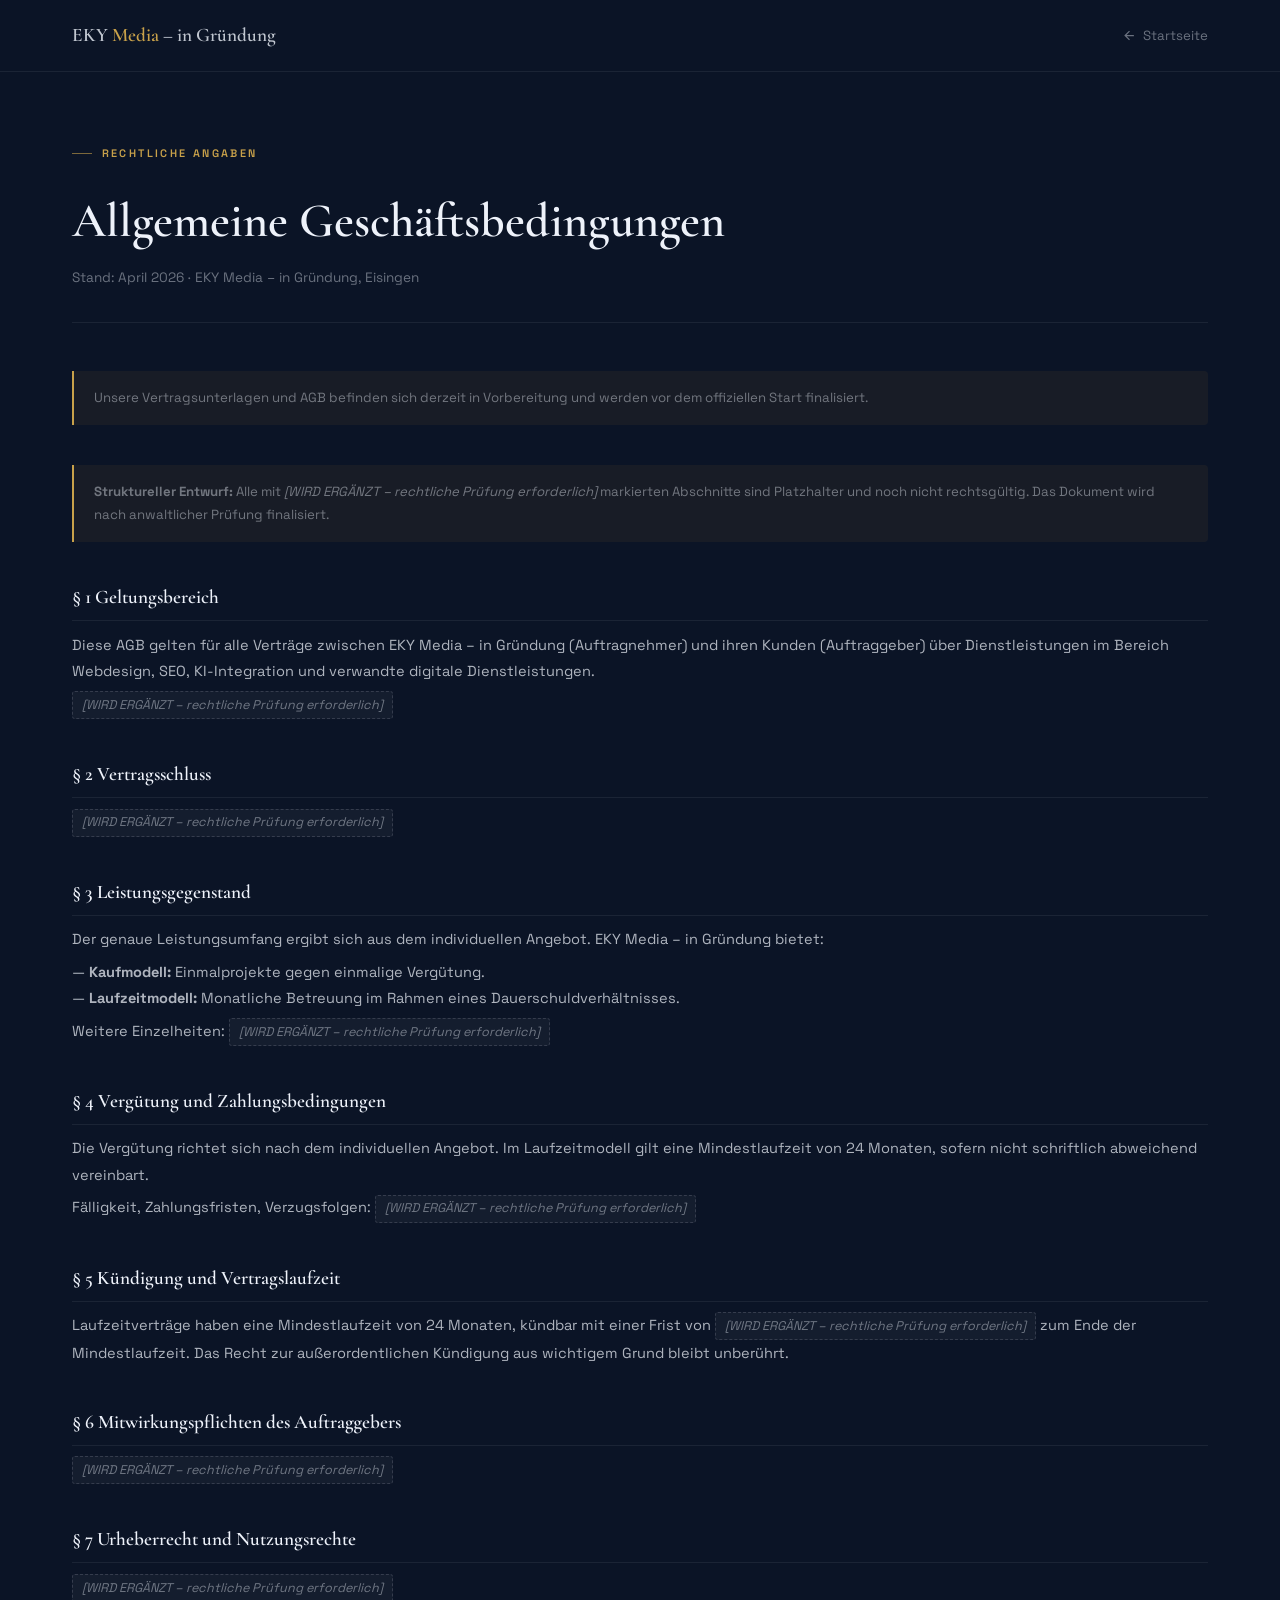
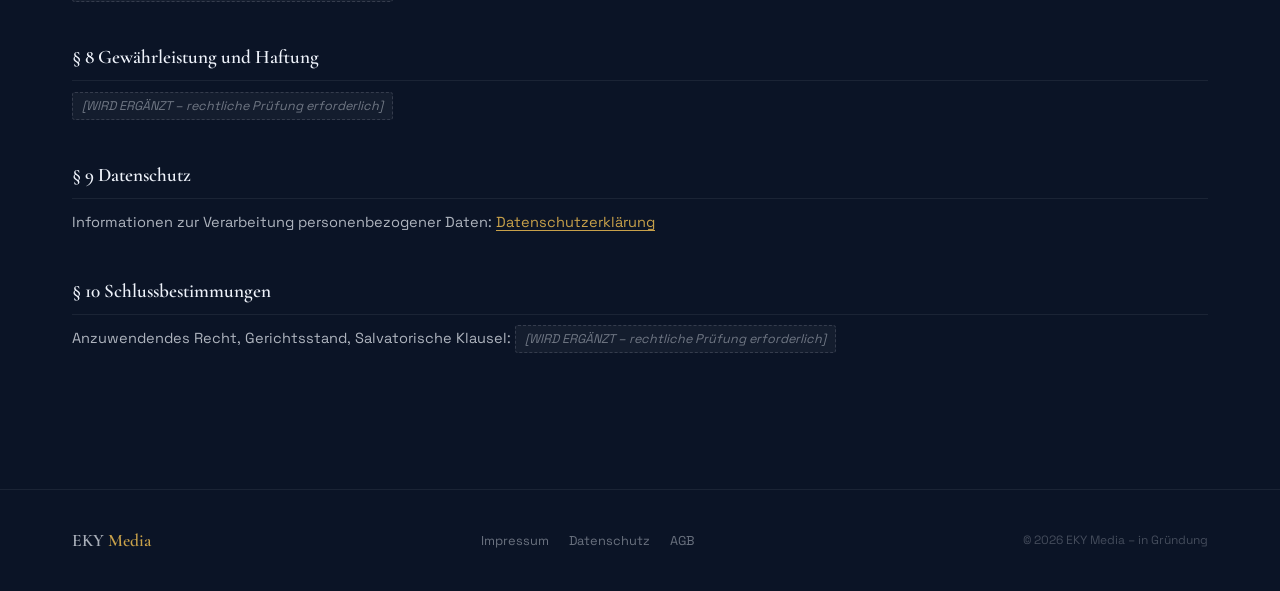
<file: agb.html>
<!DOCTYPE html>
<html lang="de">
<head>
  <meta charset="UTF-8" />
  <meta name="viewport" content="width=device-width, initial-scale=1.0" />
  <title>AGB – EKY Media – in Gründung</title>
  <meta name="robots" content="noindex, nofollow" />
  <link rel="icon" href="/favicon.ico" />
  <meta name="theme-color" content="#070B14" />
  <link rel="stylesheet" href="ek-styles.css" />
  <style>
    .legal-nav {
      position: fixed; top: 0; left: 0; right: 0; z-index: 300;
      background: var(--bg); border-bottom: 1px solid var(--border);
      height: var(--nav-h); display: flex; align-items: center;
    }
    .legal-nav .c { display: flex; align-items: center; justify-content: space-between; }
    .legal-nav__logo {
      font-family: var(--fd); font-size: 1.2rem; font-weight: 600;
      color: rgba(238,242,250,0.8);
    }
    .legal-nav__logo span { color: var(--gold); }
    .legal-nav__back {
      font-size: 0.83rem; color: var(--muted); display: flex;
      align-items: center; gap: 0.4rem; transition: color 0.2s;
    }
    .legal-nav__back:hover { color: var(--gold); }

    .legal-page {
      padding-top: calc(var(--nav-h) + 4rem);
      padding-bottom: 6rem; min-height: 100vh;
    }
    .legal-page__header {
      margin-bottom: 3rem; padding-bottom: 2rem;
      border-bottom: 1px solid var(--border);
    }
    .legal-page__title {
      font-family: var(--fd); font-size: clamp(2rem, 4vw, 3rem);
      font-weight: 600; color: var(--text); margin-bottom: 0.4rem;
    }
    .legal-page__sub { font-size: 0.85rem; color: var(--muted); }

    .legal-notice {
      background: rgba(196,144,53,0.07); border-left: 2px solid var(--gold);
      border-radius: 0 4px 4px 0; padding: 1rem 1.25rem; margin-bottom: 2.5rem;
      font-size: 0.83rem; color: var(--muted); line-height: 1.7;
    }

    .legal-block { margin-bottom: 2.5rem; }
    .legal-block h2 {
      font-family: var(--fd); font-size: 1.2rem; font-weight: 600;
      color: var(--text); margin-bottom: 0.65rem; padding-bottom: 0.4rem;
      border-bottom: 1px solid var(--border);
    }
    .legal-block p, .legal-block address {
      font-size: 0.91rem; line-height: 1.8; color: rgba(238,242,250,0.72);
      font-style: normal; margin-bottom: 0.4rem;
    }
    .legal-block a { color: var(--gold); text-decoration: underline; text-underline-offset: 3px; }

    .ph {
      display: inline-block; font-size: 0.79rem; font-style: italic;
      color: var(--muted); background: rgba(255,255,255,0.04);
      border: 1px dashed rgba(238,242,250,0.15); border-radius: 3px;
      padding: 0.1rem 0.55rem;
    }
  </style>
</head>
<body>

  <nav class="legal-nav" aria-label="Seitennavigation">
    <div class="c">
      <a class="legal-nav__logo" href="index.html">EKY <span>Media</span> – in Gründung</a>
      <a class="legal-nav__back" href="index.html">
        <svg width="15" height="15" viewBox="0 0 24 24" fill="none" stroke="currentColor" stroke-width="2" aria-hidden="true"><path d="M19 12H5M12 5l-7 7 7 7"/></svg>
        Startseite
      </a>
    </div>
  </nav>

  <main class="legal-page">
    <div class="c">

      <header class="legal-page__header">
        <p class="label">Rechtliche Angaben</p>
        <h1 class="legal-page__title">Allgemeine Geschäftsbedingungen</h1>
        <p class="legal-page__sub">Stand: April 2026 · EKY Media – in Gründung, Eisingen</p>
      </header>

      <div class="legal-notice">
        Unsere Vertragsunterlagen und AGB befinden sich derzeit in Vorbereitung und werden vor dem offiziellen Start finalisiert.
      </div>

      <div class="legal-notice">
        <strong>Struktureller Entwurf:</strong> Alle mit <em>[WIRD ERGÄNZT – rechtliche Prüfung erforderlich]</em> markierten
        Abschnitte sind Platzhalter und noch nicht rechtsgültig. Das Dokument wird nach anwaltlicher
        Prüfung finalisiert.
      </div>

      <div class="legal-block">
        <h2>§ 1 Geltungsbereich</h2>
        <p>
          Diese AGB gelten für alle Verträge zwischen EKY Media – in Gründung (Auftragnehmer) und ihren Kunden
          (Auftraggeber) über Dienstleistungen im Bereich Webdesign, SEO, KI-Integration und verwandte
          digitale Dienstleistungen.
        </p>
        <p><span class="ph">[WIRD ERGÄNZT – rechtliche Prüfung erforderlich]</span></p>
      </div>

      <div class="legal-block">
        <h2>§ 2 Vertragsschluss</h2>
        <p><span class="ph">[WIRD ERGÄNZT – rechtliche Prüfung erforderlich]</span></p>
      </div>

      <div class="legal-block">
        <h2>§ 3 Leistungsgegenstand</h2>
        <p>
          Der genaue Leistungsumfang ergibt sich aus dem individuellen Angebot. EKY Media – in Gründung bietet:
        </p>
        <p>
          — <strong>Kaufmodell:</strong> Einmalprojekte gegen einmalige Vergütung.<br />
          — <strong>Laufzeitmodell:</strong> Monatliche Betreuung im Rahmen eines Dauerschuldverhältnisses.
        </p>
        <p>Weitere Einzelheiten: <span class="ph">[WIRD ERGÄNZT – rechtliche Prüfung erforderlich]</span></p>
      </div>

      <div class="legal-block">
        <h2>§ 4 Vergütung und Zahlungsbedingungen</h2>
        <p>
          Die Vergütung richtet sich nach dem individuellen Angebot. Im Laufzeitmodell gilt eine
          Mindestlaufzeit von 24 Monaten, sofern nicht schriftlich abweichend vereinbart.
        </p>
        <p>
          Fälligkeit, Zahlungsfristen, Verzugsfolgen:
          <span class="ph">[WIRD ERGÄNZT – rechtliche Prüfung erforderlich]</span>
        </p>
      </div>

      <div class="legal-block">
        <h2>§ 5 Kündigung und Vertragslaufzeit</h2>
        <p>
          Laufzeitverträge haben eine Mindestlaufzeit von 24 Monaten, kündbar mit einer Frist von
          <span class="ph">[WIRD ERGÄNZT – rechtliche Prüfung erforderlich]</span>
          zum Ende der Mindestlaufzeit. Das Recht zur außerordentlichen Kündigung aus wichtigem Grund
          bleibt unberührt.
        </p>
      </div>

      <div class="legal-block">
        <h2>§ 6 Mitwirkungspflichten des Auftraggebers</h2>
        <p><span class="ph">[WIRD ERGÄNZT – rechtliche Prüfung erforderlich]</span></p>
      </div>

      <div class="legal-block">
        <h2>§ 7 Urheberrecht und Nutzungsrechte</h2>
        <p><span class="ph">[WIRD ERGÄNZT – rechtliche Prüfung erforderlich]</span></p>
      </div>

      <div class="legal-block">
        <h2>§ 8 Gewährleistung und Haftung</h2>
        <p><span class="ph">[WIRD ERGÄNZT – rechtliche Prüfung erforderlich]</span></p>
      </div>

      <div class="legal-block">
        <h2>§ 9 Datenschutz</h2>
        <p>
          Informationen zur Verarbeitung personenbezogener Daten:
          <a href="datenschutz.html">Datenschutzerklärung</a>
        </p>
      </div>

      <div class="legal-block">
        <h2>§ 10 Schlussbestimmungen</h2>
        <p>
          Anzuwendendes Recht, Gerichtsstand, Salvatorische Klausel:
          <span class="ph">[WIRD ERGÄNZT – rechtliche Prüfung erforderlich]</span>
        </p>
      </div>

    </div>
  </main>

  <footer class="footer">
    <div class="c footer-inner">
      <span class="footer-brand">EKY <span>Media</span></span>
      <div class="footer-legal">
        <a href="impressum.html" class="footer-btn">Impressum</a>
        <a href="datenschutz.html" class="footer-btn">Datenschutz</a>
        <a href="agb.html" class="footer-btn">AGB</a>
      </div>
      <span class="footer-copy">© 2026 EKY Media – in Gründung</span>
    </div>
  </footer>

</body>
</html>
</file>
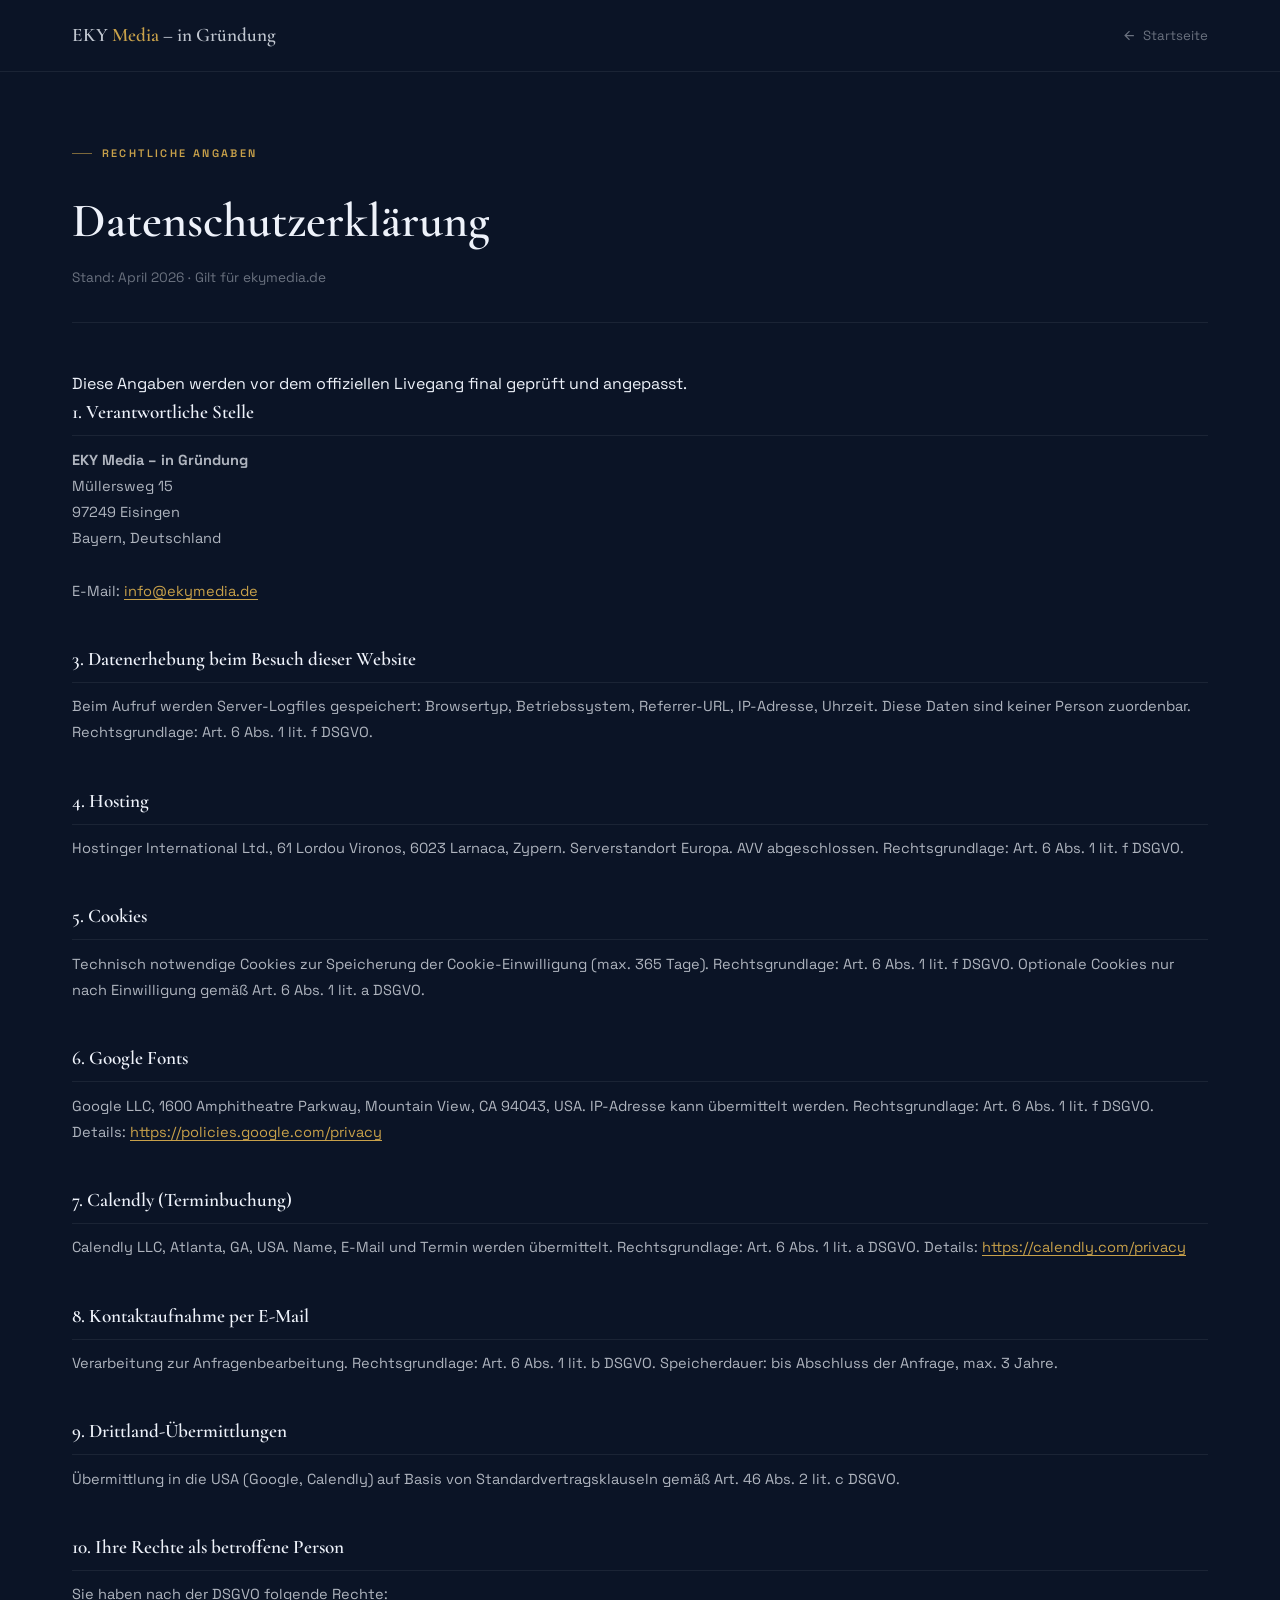
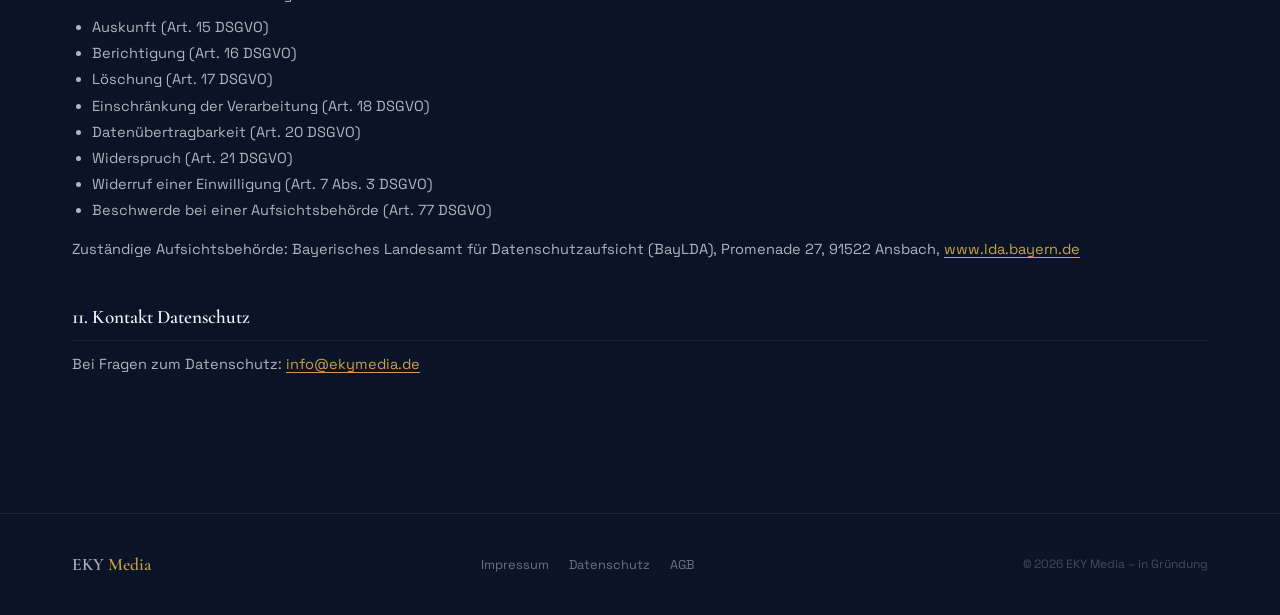
<file: datenschutz.html>
<!DOCTYPE html>
<html lang="de">
<head>
  <meta charset="UTF-8" />
  <meta name="viewport" content="width=device-width, initial-scale=1.0" />
  <title>Datenschutzerklärung – EKY Media – in Gründung</title>
  <meta name="robots" content="noindex, nofollow" />
  <link rel="icon" href="/favicon.ico" />
  <meta name="theme-color" content="#070B14" />
  <link rel="stylesheet" href="ek-styles.css" />
  <style>
    .legal-nav {
      position: fixed; top: 0; left: 0; right: 0; z-index: 300;
      background: var(--bg); border-bottom: 1px solid var(--border);
      height: var(--nav-h); display: flex; align-items: center;
    }
    .legal-nav .c { display: flex; align-items: center; justify-content: space-between; }
    .legal-nav__logo {
      font-family: var(--fd); font-size: 1.2rem; font-weight: 600;
      color: rgba(238,242,250,0.8);
    }
    .legal-nav__logo span { color: var(--gold); }
    .legal-nav__back {
      font-size: 0.83rem; color: var(--muted); display: flex;
      align-items: center; gap: 0.4rem; transition: color 0.2s;
    }
    .legal-nav__back:hover { color: var(--gold); }

    .legal-page {
      padding-top: calc(var(--nav-h) + 4rem);
      padding-bottom: 6rem; min-height: 100vh;
    }
    .legal-page__header {
      margin-bottom: 3rem; padding-bottom: 2rem;
      border-bottom: 1px solid var(--border);
    }
    .legal-page__title {
      font-family: var(--fd); font-size: clamp(2rem, 4vw, 3rem);
      font-weight: 600; color: var(--text); margin-bottom: 0.4rem;
    }
    .legal-page__sub { font-size: 0.85rem; color: var(--muted); }

    .legal-block { margin-bottom: 2.5rem; }
    .legal-block h2 {
      font-family: var(--fd); font-size: 1.2rem; font-weight: 600;
      color: var(--text); margin-bottom: 0.65rem; padding-bottom: 0.4rem;
      border-bottom: 1px solid var(--border);
    }
    .legal-block p, .legal-block address, .legal-block ul {
      font-size: 0.91rem; line-height: 1.8; color: rgba(238,242,250,0.72);
      font-style: normal; margin-bottom: 0.4rem;
    }
    .legal-block ul { padding-left: 1.25rem; }
    .legal-block a { color: var(--gold); text-decoration: underline; text-underline-offset: 3px; }

    .ph {
      display: inline-block; font-size: 0.79rem; font-style: italic;
      color: var(--muted); background: rgba(255,255,255,0.04);
      border: 1px dashed rgba(238,242,250,0.15); border-radius: 3px;
      padding: 0.1rem 0.55rem;
    }
  </style>
</head>
<body>

  <nav class="legal-nav" aria-label="Seitennavigation">
    <div class="c">
      <a class="legal-nav__logo" href="index.html">EKY <span>Media</span> – in Gründung</a>
      <a class="legal-nav__back" href="index.html">
        <svg width="15" height="15" viewBox="0 0 24 24" fill="none" stroke="currentColor" stroke-width="2" aria-hidden="true"><path d="M19 12H5M12 5l-7 7 7 7"/></svg>
        Startseite
      </a>
    </div>
  </nav>

  <main class="legal-page">
    <div class="c">

      <header class="legal-page__header">
        <p class="label">Rechtliche Angaben</p>
        <h1 class="legal-page__title">Datenschutzerklärung</h1>
        <p class="legal-page__sub">Stand: April 2026 · Gilt für ekymedia.de</p>
      </header>

      <div class="legal-notice">
        Diese Angaben werden vor dem offiziellen Livegang final geprüft und angepasst.
      </div>

      <div class="legal-block">
        <h2>1. Verantwortliche Stelle</h2>
        <address>
          <strong>EKY Media – in Gründung</strong><br />
          Müllersweg 15<br />
          97249 Eisingen<br />
          Bayern, Deutschland<br /><br />
          E-Mail: <a href="mailto:info@ekymedia.de">info@ekymedia.de</a>
        </address>
      </div>

      <div class="legal-block">
        <h2>3. Datenerhebung beim Besuch dieser Website</h2>
        <p>Beim Aufruf werden Server-Logfiles gespeichert: Browsertyp, Betriebssystem, Referrer-URL, IP-Adresse, Uhrzeit. Diese Daten sind keiner Person zuordenbar. Rechtsgrundlage: Art. 6 Abs. 1 lit. f DSGVO.</p>
      </div>

      <div class="legal-block">
        <h2>4. Hosting</h2>
        <p>Hostinger International Ltd., 61 Lordou Vironos, 6023 Larnaca, Zypern. Serverstandort Europa. AVV abgeschlossen. Rechtsgrundlage: Art. 6 Abs. 1 lit. f DSGVO.</p>
      </div>

      <div class="legal-block">
        <h2>5. Cookies</h2>
        <p>Technisch notwendige Cookies zur Speicherung der Cookie-Einwilligung (max. 365 Tage). Rechtsgrundlage: Art. 6 Abs. 1 lit. f DSGVO. Optionale Cookies nur nach Einwilligung gemäß Art. 6 Abs. 1 lit. a DSGVO.</p>
      </div>

      <div class="legal-block">
        <h2>6. Google Fonts</h2>
        <p>Google LLC, 1600 Amphitheatre Parkway, Mountain View, CA 94043, USA. IP-Adresse kann übermittelt werden. Rechtsgrundlage: Art. 6 Abs. 1 lit. f DSGVO. Details: <a href="https://policies.google.com/privacy" target="_blank" rel="noopener noreferrer">https://policies.google.com/privacy</a></p>
      </div>

      <div class="legal-block">
        <h2>7. Calendly (Terminbuchung)</h2>
        <p>Calendly LLC, Atlanta, GA, USA. Name, E-Mail und Termin werden übermittelt. Rechtsgrundlage: Art. 6 Abs. 1 lit. a DSGVO. Details: <a href="https://calendly.com/privacy" target="_blank" rel="noopener noreferrer">https://calendly.com/privacy</a></p>
      </div>

      <div class="legal-block">
        <h2>8. Kontaktaufnahme per E-Mail</h2>
        <p>Verarbeitung zur Anfragenbearbeitung. Rechtsgrundlage: Art. 6 Abs. 1 lit. b DSGVO. Speicherdauer: bis Abschluss der Anfrage, max. 3 Jahre.</p>
      </div>

      <div class="legal-block">
        <h2>9. Drittland-Übermittlungen</h2>
        <p>Übermittlung in die USA (Google, Calendly) auf Basis von Standardvertragsklauseln gemäß Art. 46 Abs. 2 lit. c DSGVO.</p>
      </div>

      <div class="legal-block">
        <h2>10. Ihre Rechte als betroffene Person</h2>
        <p>Sie haben nach der DSGVO folgende Rechte:</p>
        <ul>
          <li>Auskunft (Art. 15 DSGVO)</li>
          <li>Berichtigung (Art. 16 DSGVO)</li>
          <li>Löschung (Art. 17 DSGVO)</li>
          <li>Einschränkung der Verarbeitung (Art. 18 DSGVO)</li>
          <li>Datenübertragbarkeit (Art. 20 DSGVO)</li>
          <li>Widerspruch (Art. 21 DSGVO)</li>
          <li>Widerruf einer Einwilligung (Art. 7 Abs. 3 DSGVO)</li>
          <li>Beschwerde bei einer Aufsichtsbehörde (Art. 77 DSGVO)</li>
        </ul>
        <p style="margin-top:0.75rem;">
          Zuständige Aufsichtsbehörde: Bayerisches Landesamt für Datenschutzaufsicht (BayLDA), Promenade 27, 91522 Ansbach, <a href="https://www.lda.bayern.de" target="_blank" rel="noopener noreferrer">www.lda.bayern.de</a>
        </p>
      </div>

      <div class="legal-block">
        <h2>11. Kontakt Datenschutz</h2>
        <p>
          Bei Fragen zum Datenschutz: <a href="mailto:info@ekymedia.de">info@ekymedia.de</a>
        </p>
      </div>

    </div>
  </main>

  <footer class="footer">
    <div class="c footer-inner">
      <span class="footer-brand">EKY <span>Media</span></span>
      <div class="footer-legal">
        <a href="impressum.html" class="footer-btn">Impressum</a>
        <a href="datenschutz.html" class="footer-btn">Datenschutz</a>
        <a href="agb.html" class="footer-btn">AGB</a>
      </div>
      <span class="footer-copy">© 2026 EKY Media – in Gründung</span>
    </div>
  </footer>

</body>
</html>
</file>
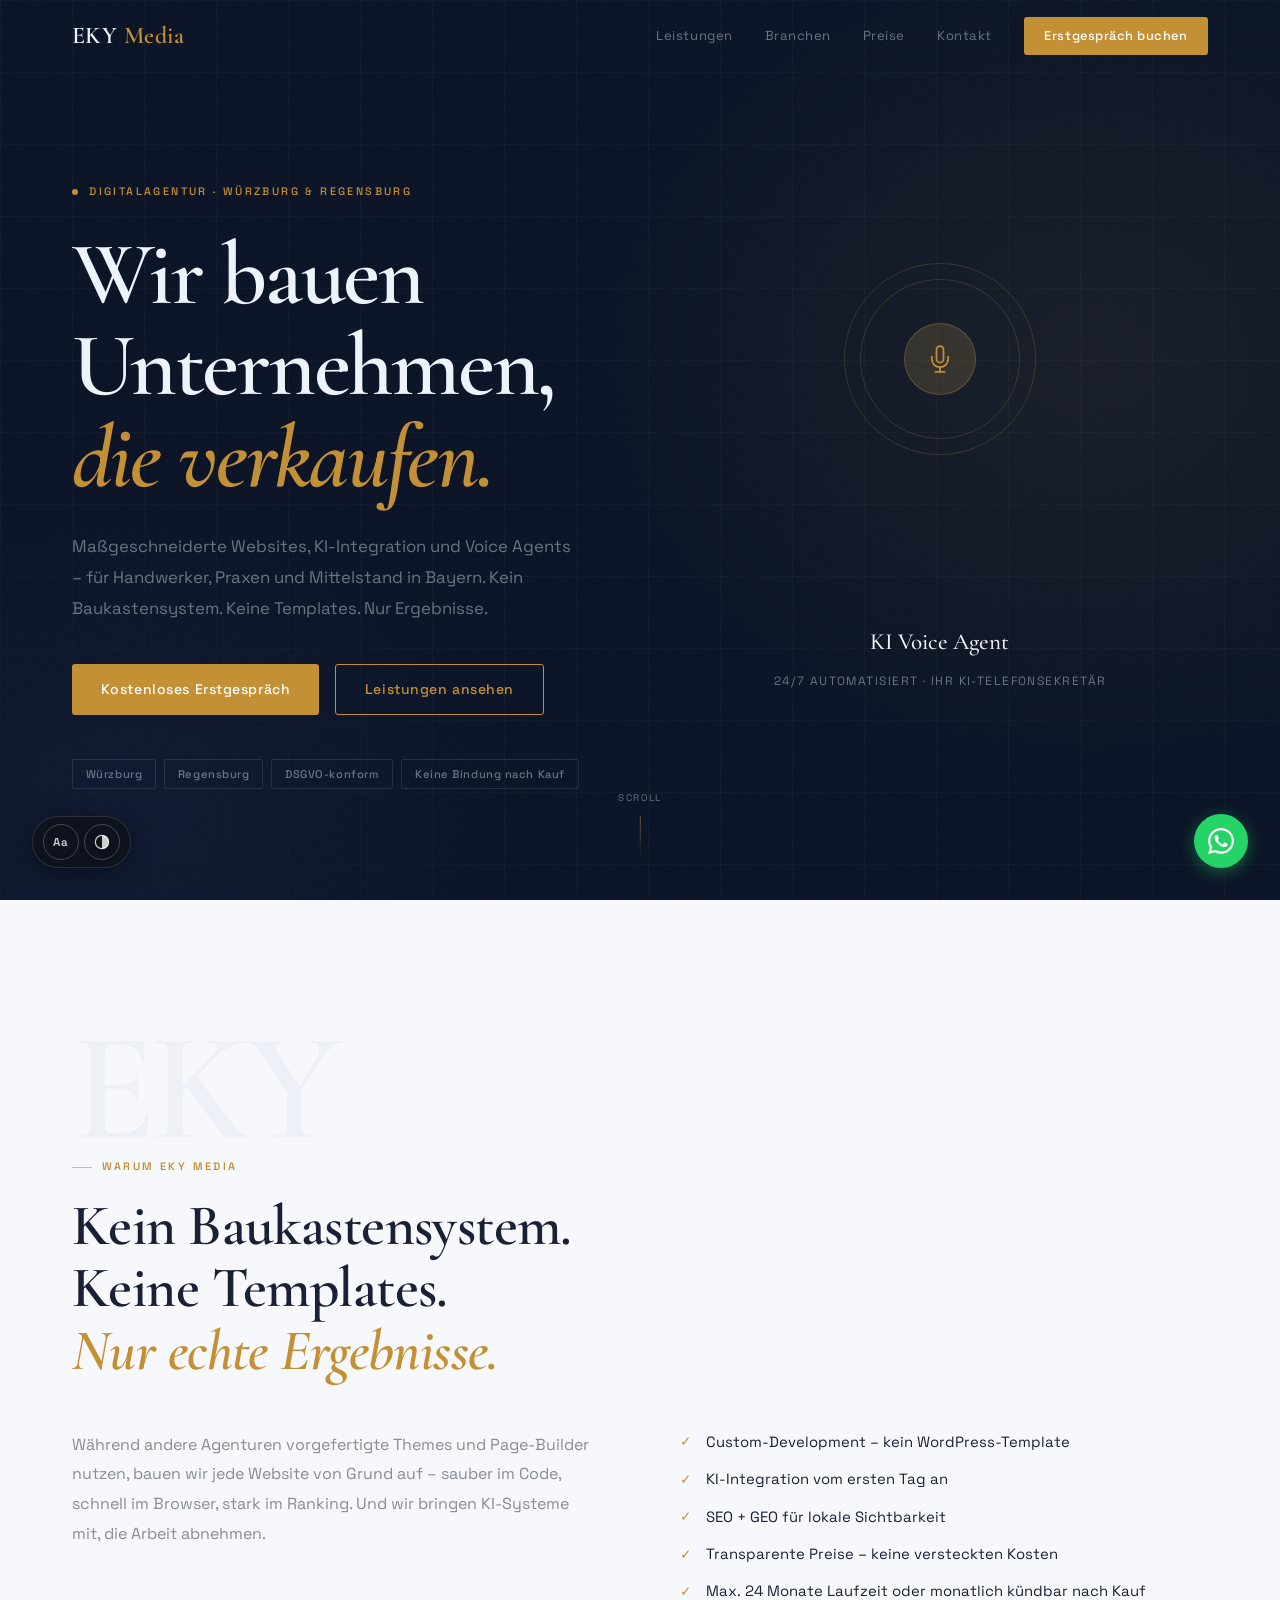
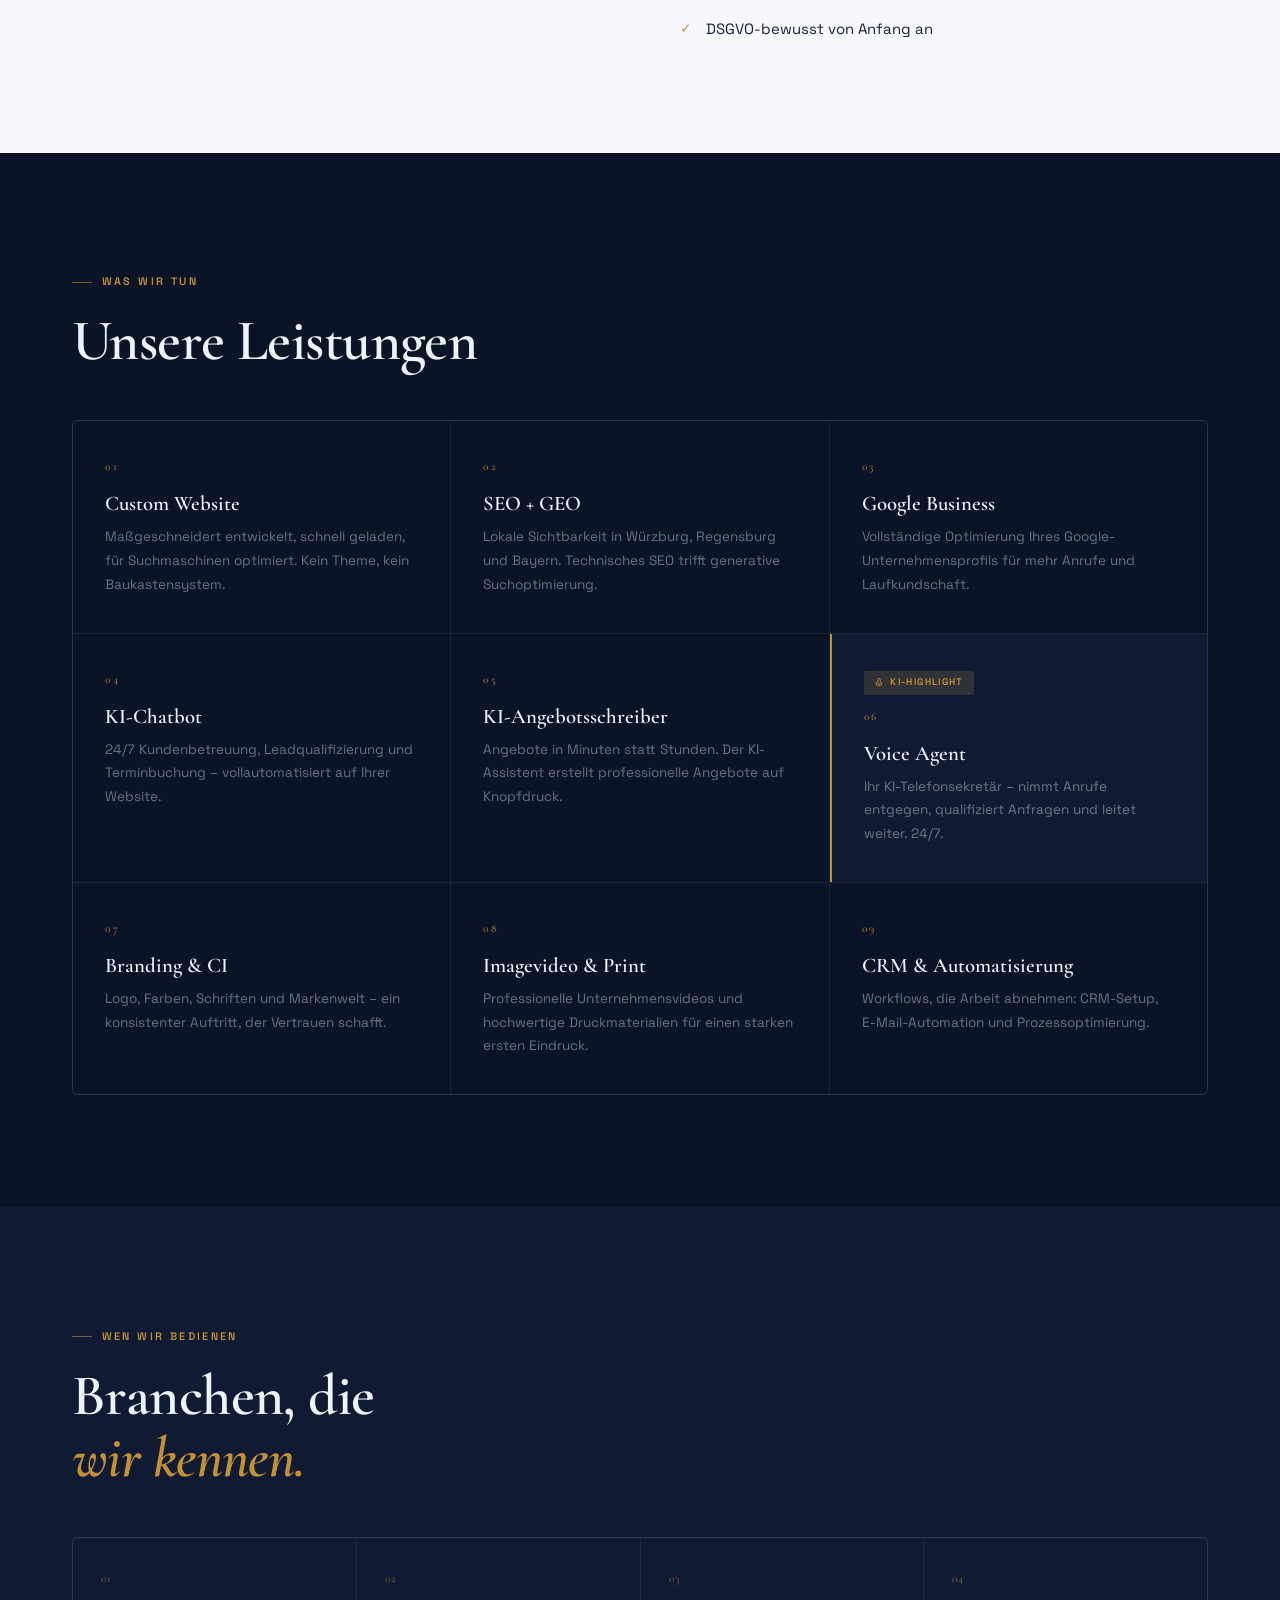
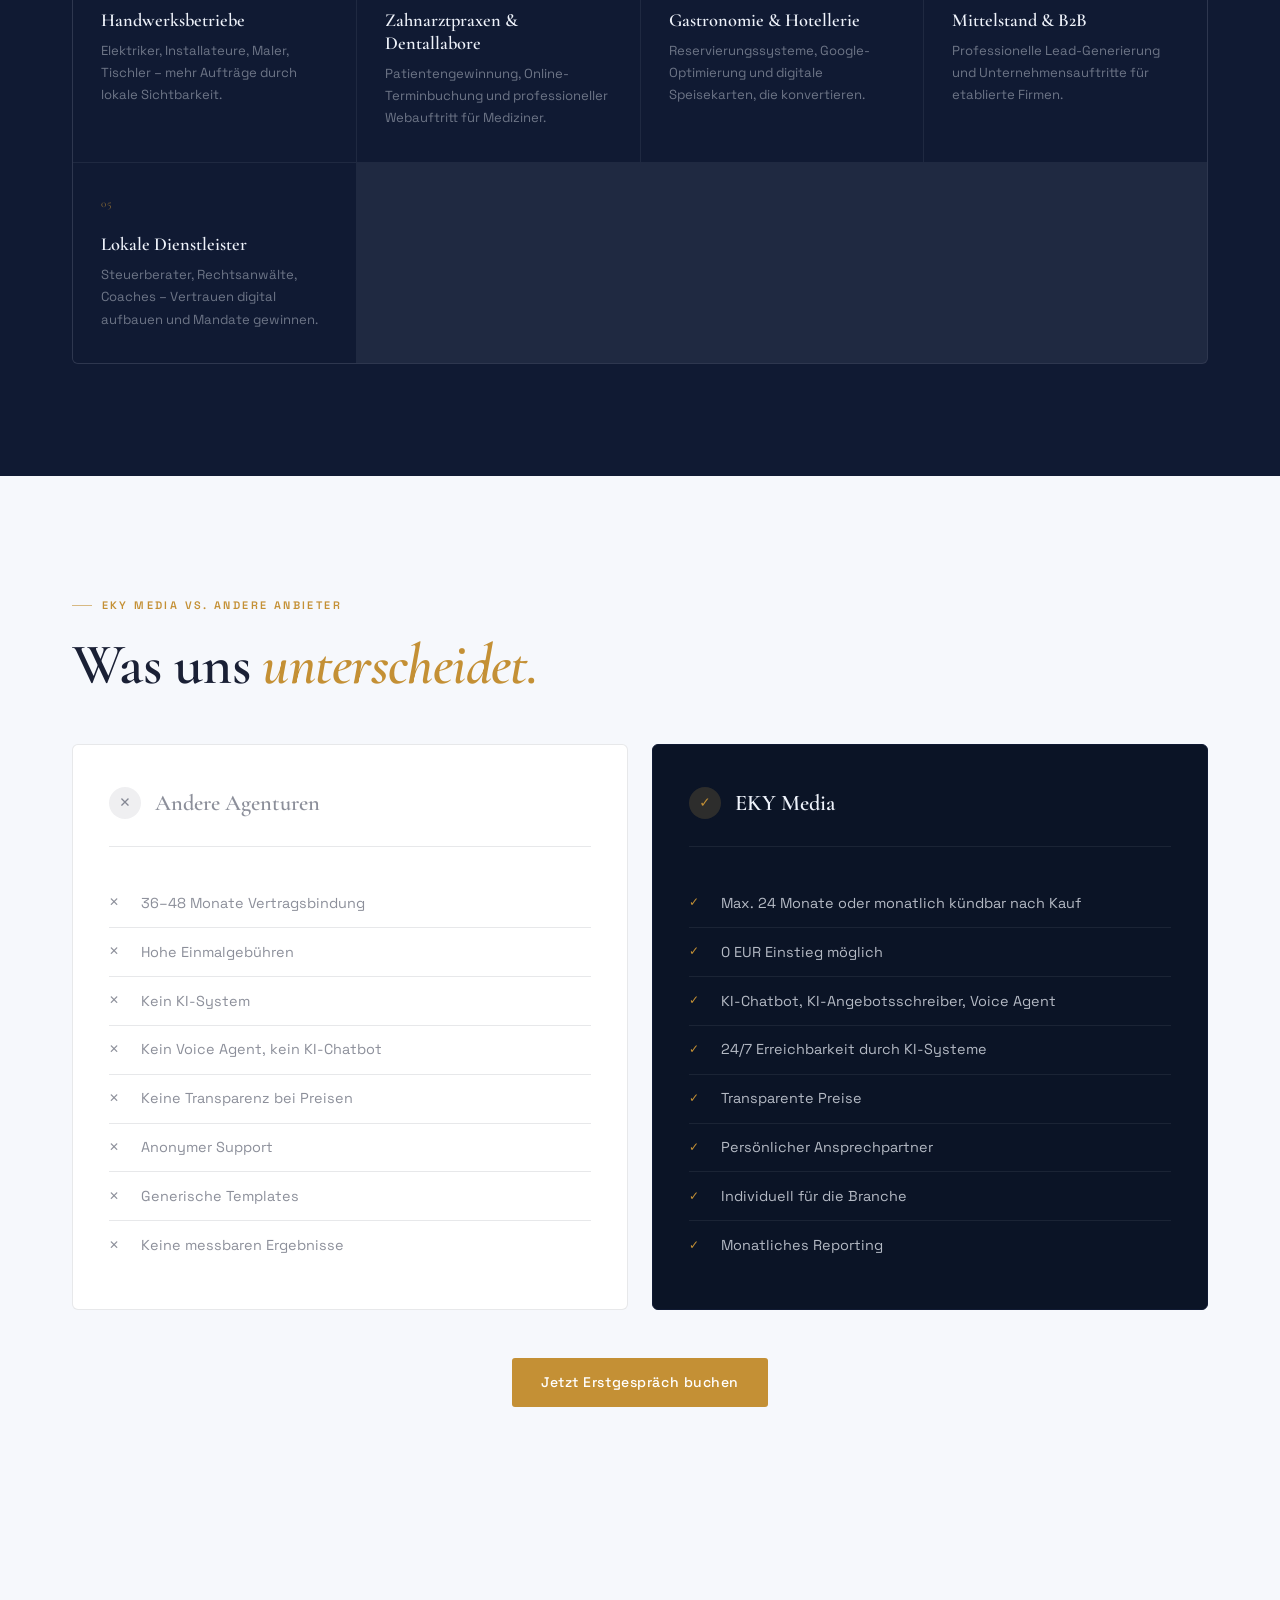
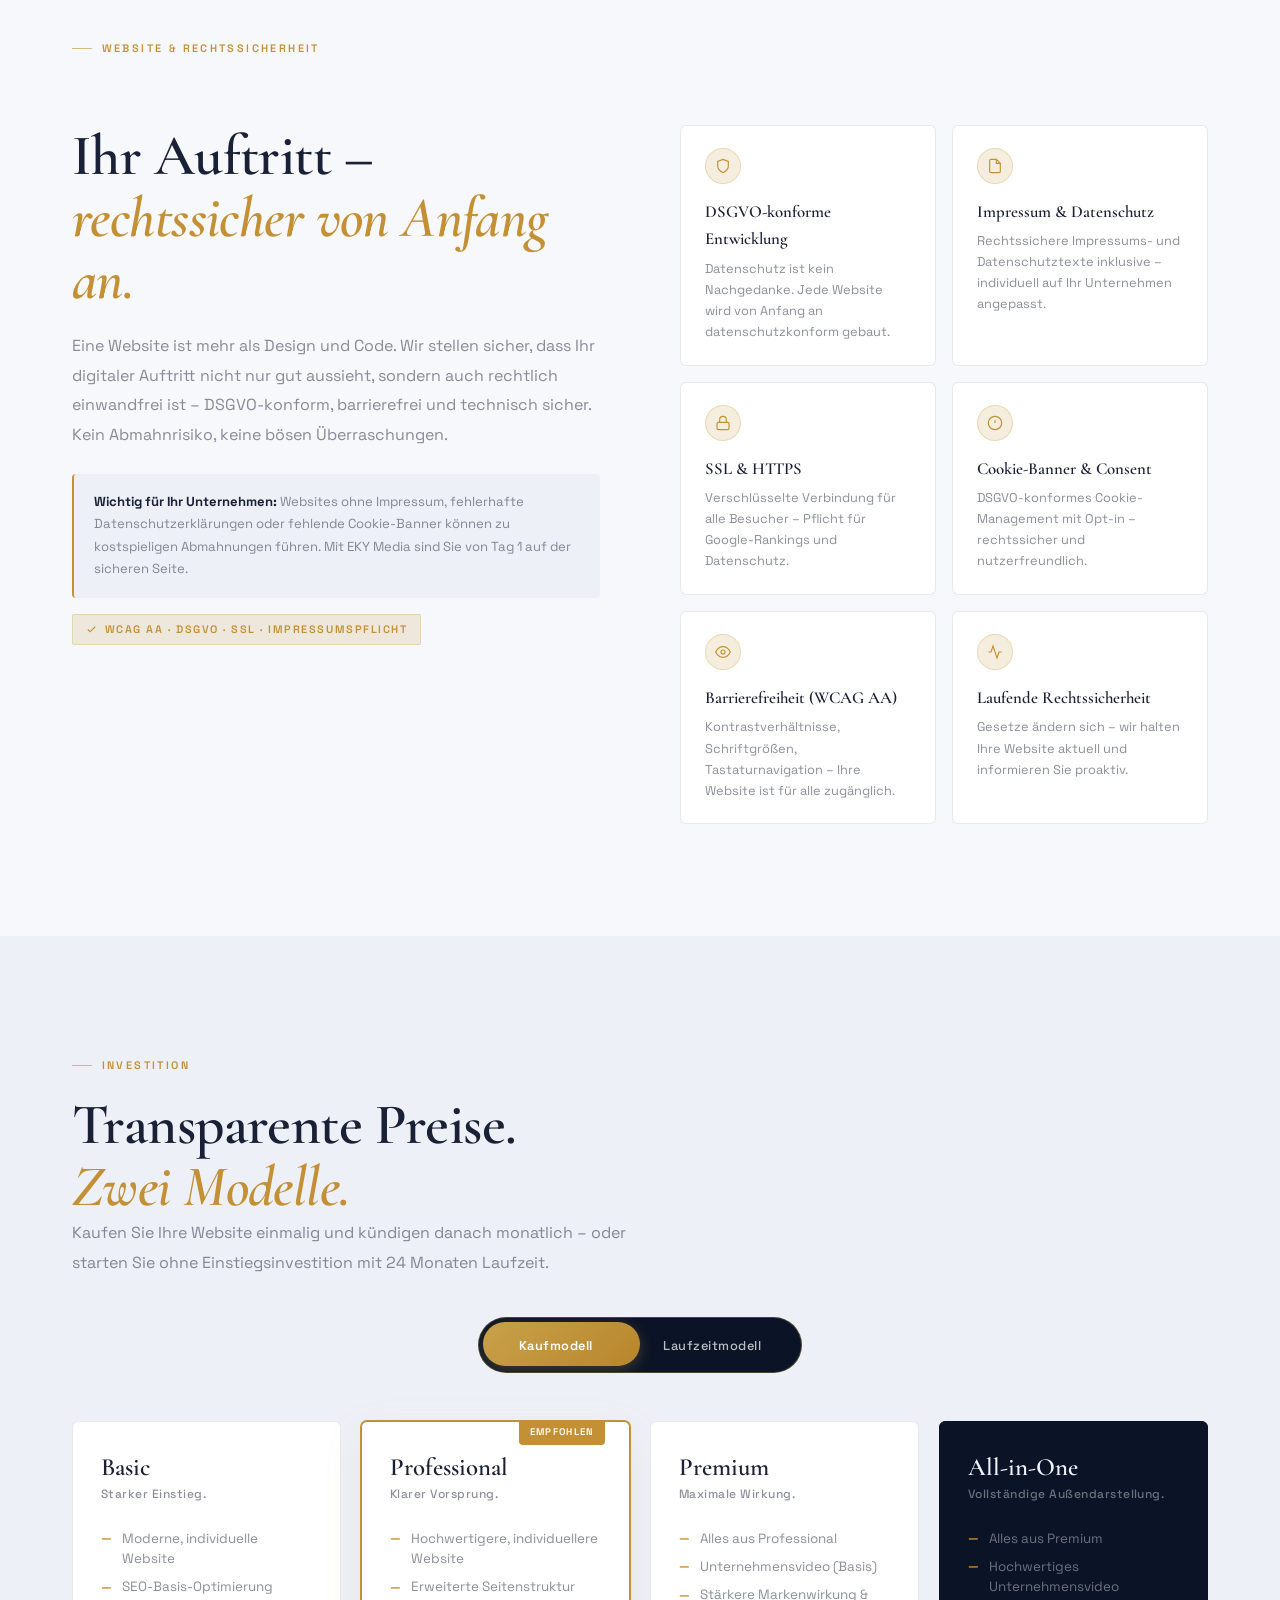
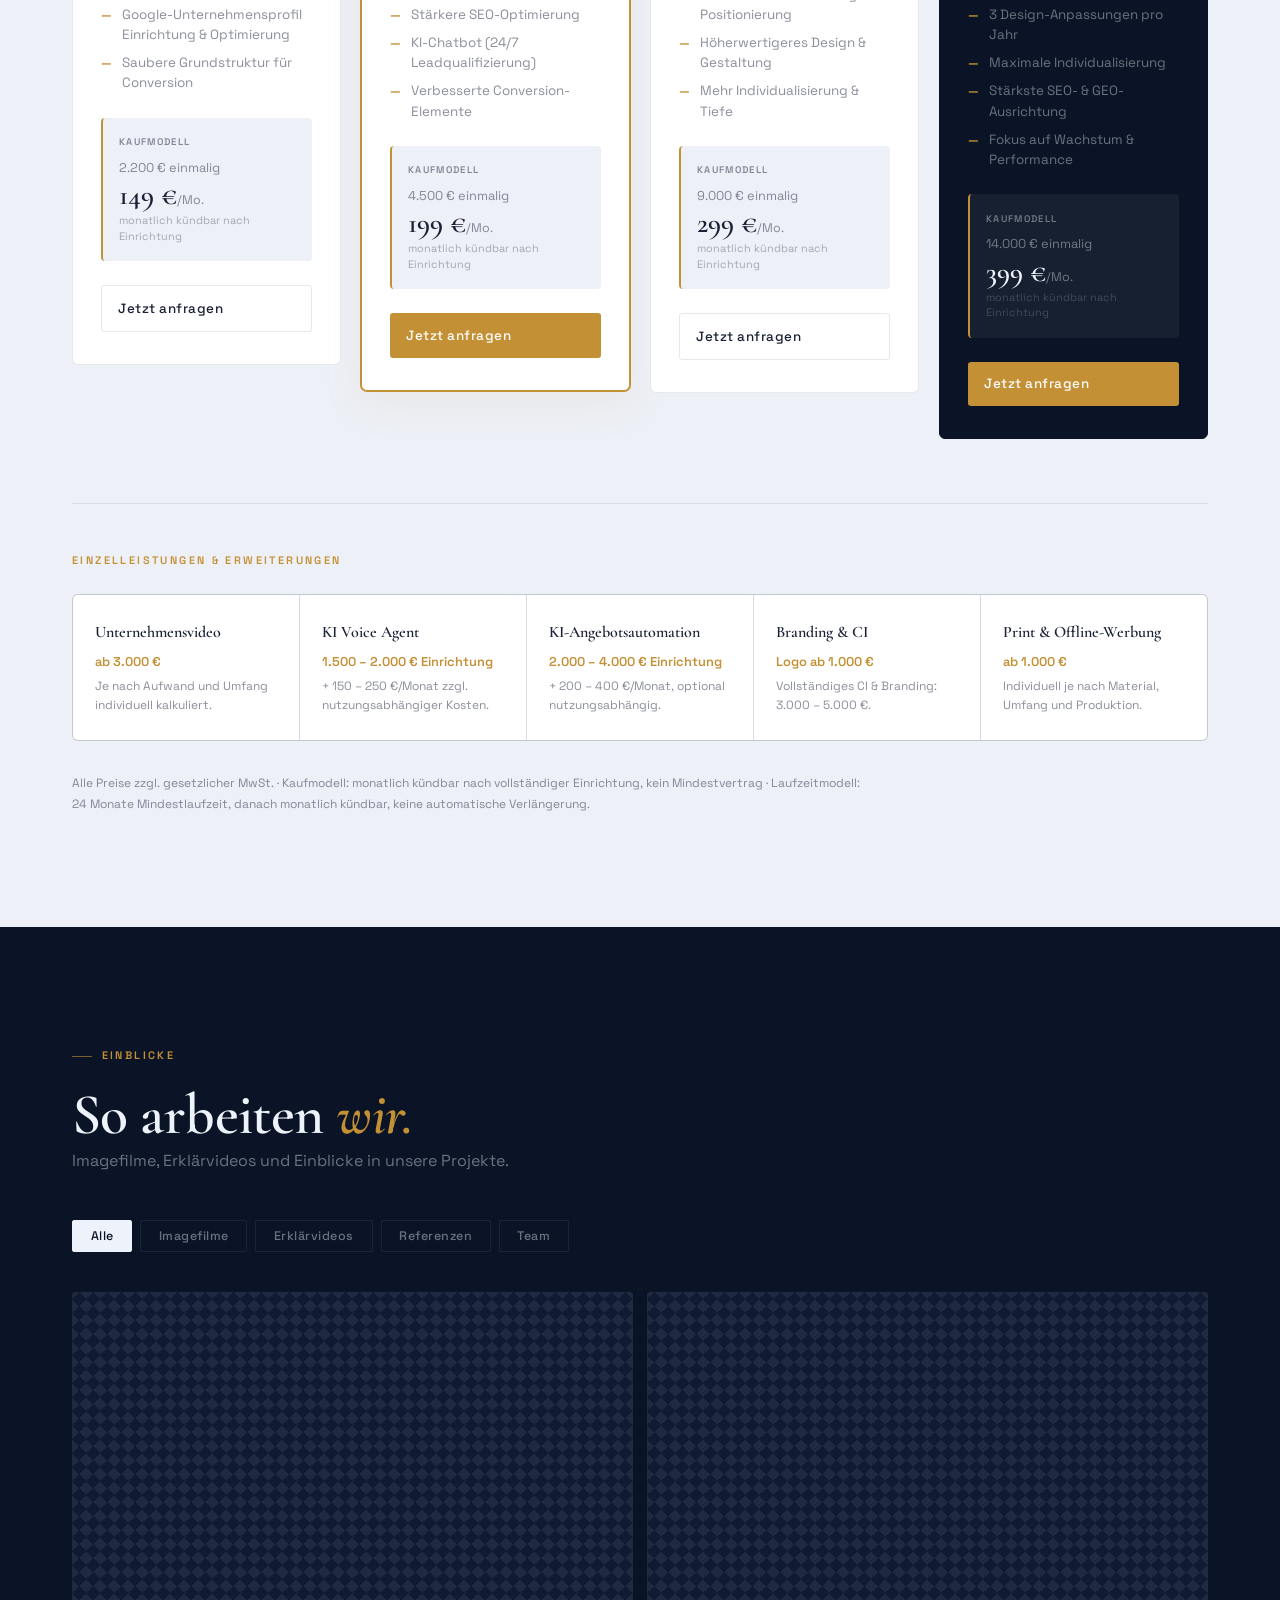
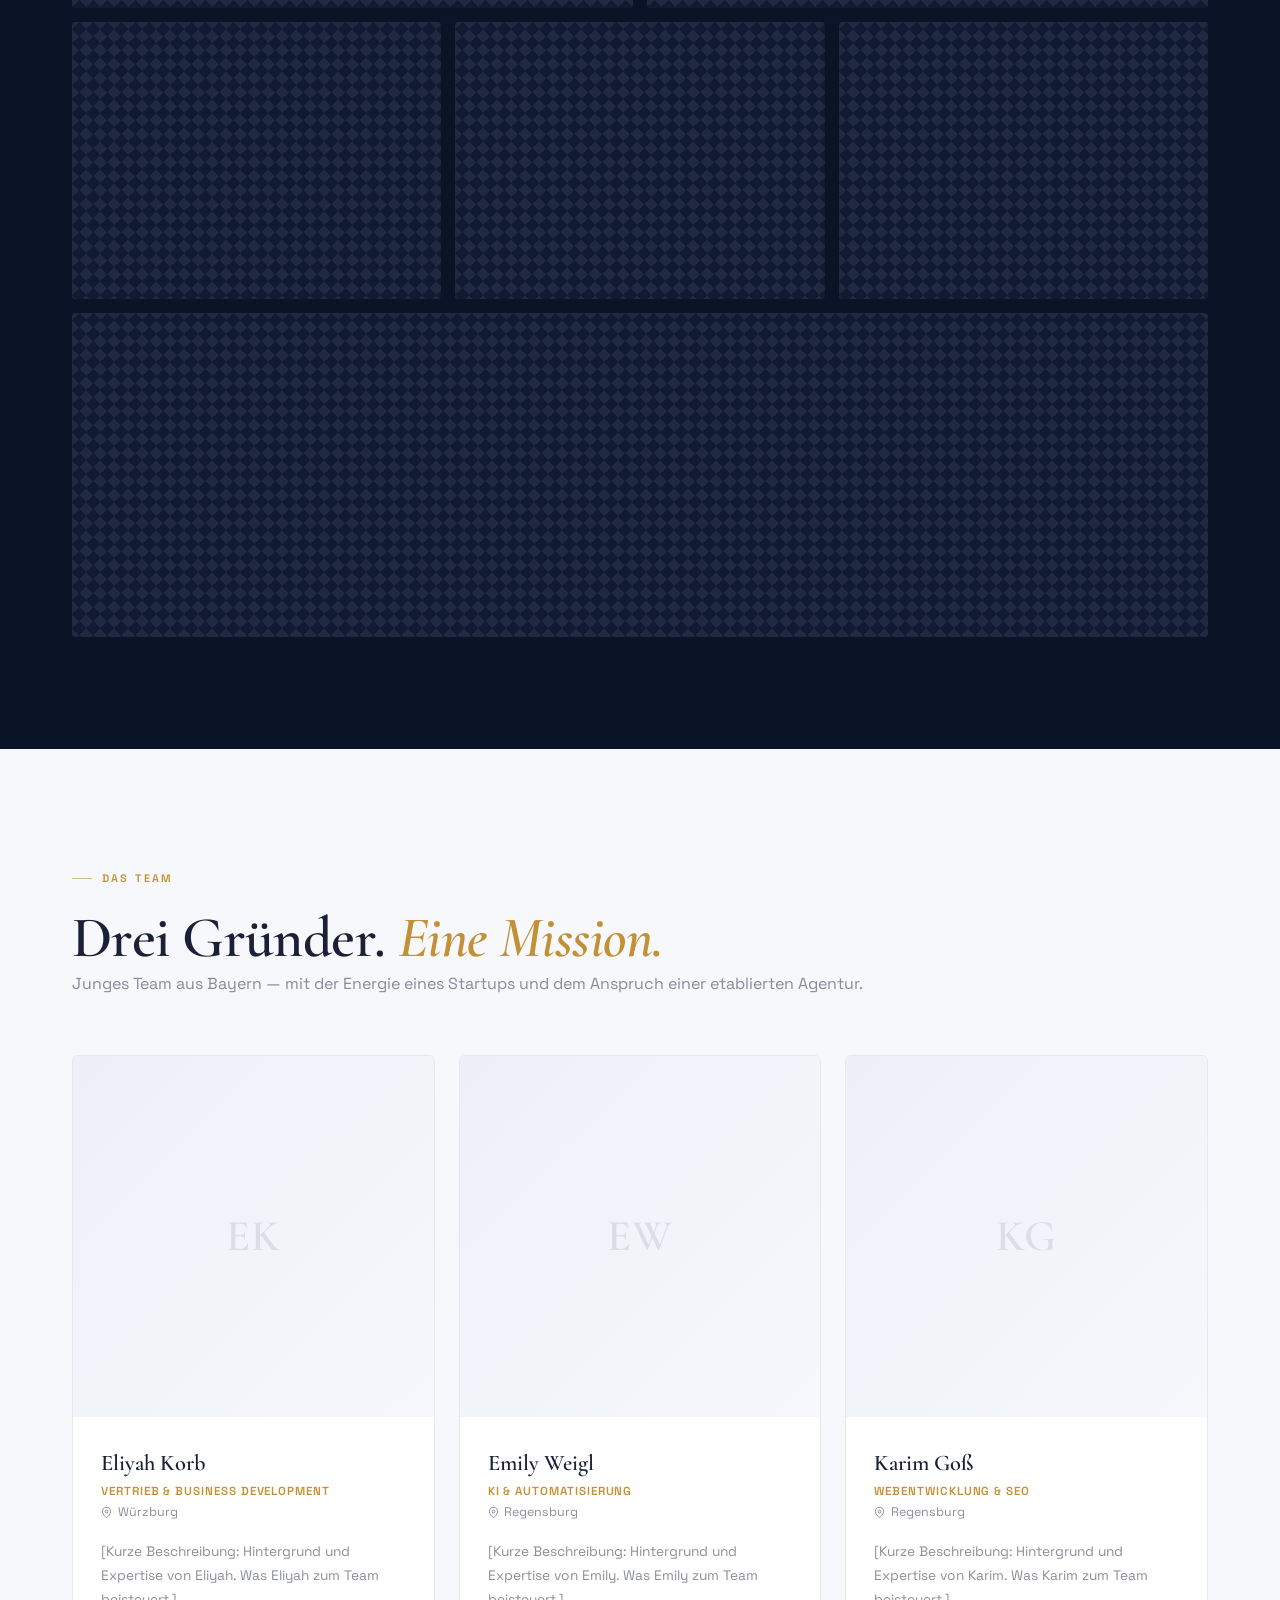
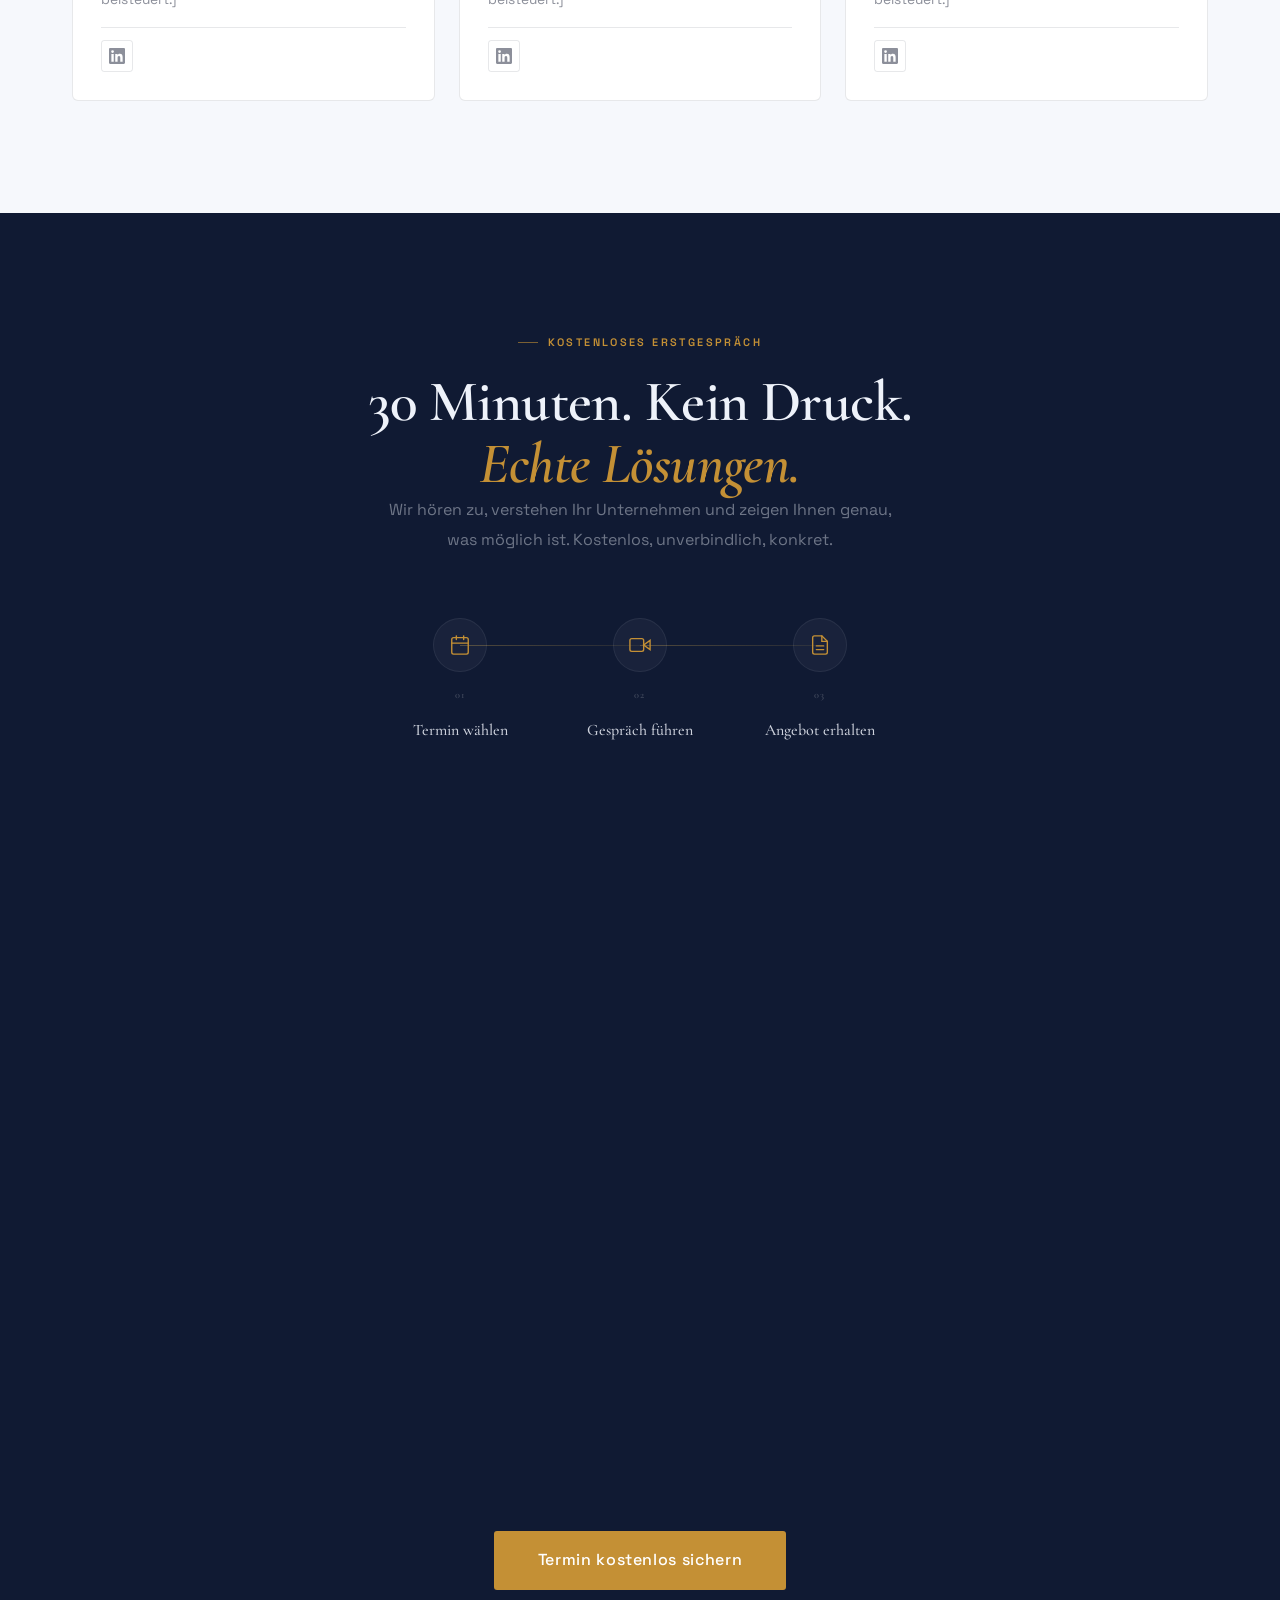
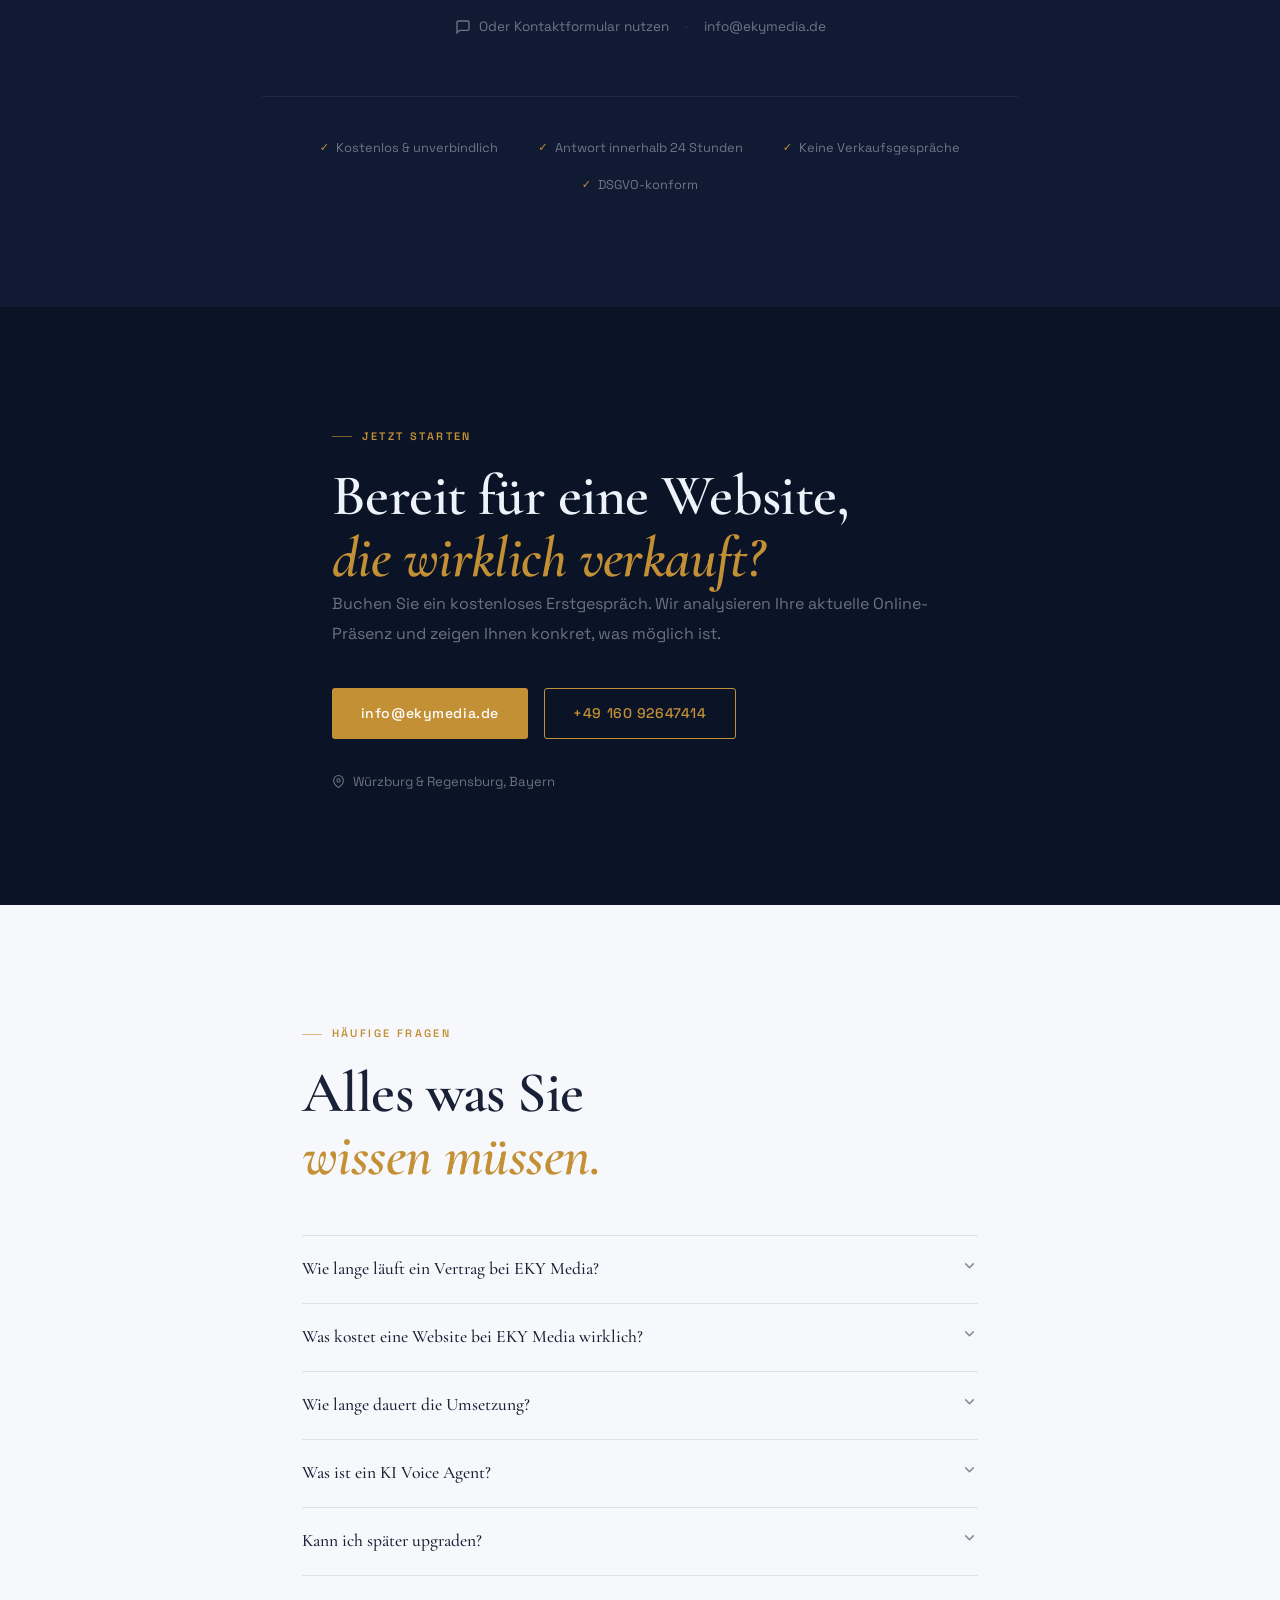
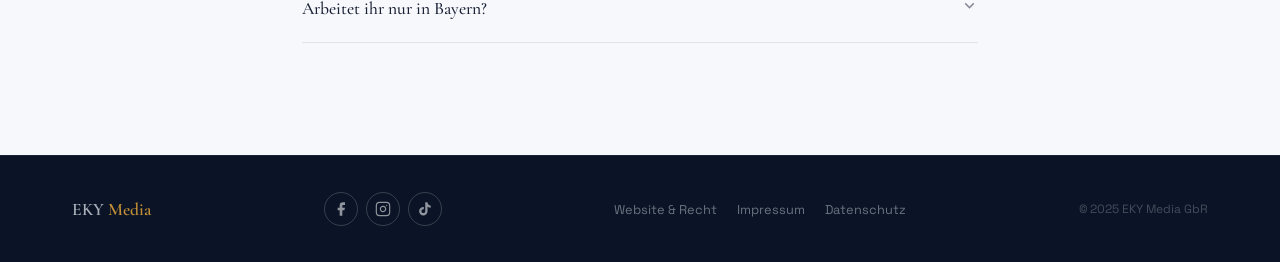
<file: EKY Media.html>
<!DOCTYPE html>
<html lang="de">
<head>
  <meta charset="UTF-8"/>
  <meta name="viewport" content="width=device-width, initial-scale=1.0"/>
  <title>EKY Media — Websites &amp; KI-Systeme für Bayern</title>
  <meta name="description" content="EKY Media GbR – Custom-Websites, KI-Integration und Voice Agents für Handwerker, Zahnarztpraxen und Mittelstand in Würzburg, Regensburg und ganz Bayern."/>
  <link rel="stylesheet" href="ek-styles.css"/>
  <link href="https://assets.calendly.com/assets/external/widget.css" rel="stylesheet"/>

  <!-- Tweaks defaults -->
  <script>
  const TWEAK_DEFAULTS = /*EDITMODE-BEGIN*/{
    "accentColor": "#c49035",
    "darkHero": true,
    "showWaveform": true
  }/*EDITMODE-END*/;
  </script>

  <style>
    /* Tweaks panel */
    #tweaks-panel { position:fixed;bottom:1.5rem;left:1.5rem;z-index:9000;background:rgba(7,11,20,.96);border:1px solid rgba(196,144,53,.3);border-radius:8px;padding:1.25rem 1.5rem;width:260px;display:none;backdrop-filter:blur(16px); }
    #tweaks-panel h4 { font-family:'Space Grotesk',sans-serif;font-size:.8rem;font-weight:600;letter-spacing:.15em;text-transform:uppercase;color:#C49035;margin-bottom:1rem; }
    #tweaks-panel label { display:flex;align-items:center;justify-content:space-between;font-size:.82rem;color:rgba(238,242,250,.7);margin-bottom:.85rem; }
    #tweaks-panel input[type=color] { width:32px;height:22px;border:none;border-radius:3px;cursor:pointer;background:none; }
    #tweaks-panel input[type=checkbox] { width:16px;height:16px;cursor:pointer;accent-color:#C49035; }
  </style>
</head>
<body>

<a href="#main" class="skip">Zum Inhalt springen</a>

<!-- NAV -->
<header class="nav" id="nav">
  <div class="nav-inner">
    <a href="#" class="nav-logo" aria-label="EKY Media – Startseite">EKY <span>Media</span></a>
    <nav class="nav-links" aria-label="Hauptnavigation">
      <a href="#leistungen">Leistungen</a>
      <a href="#branchen">Branchen</a>
      <a href="#preise">Preise</a>
      <a href="#kontakt">Kontakt</a>
    </nav>
    <a href="#kontakt" class="btn btn-gold nav-cta">Erstgespräch buchen</a>
    <button class="hamburger" aria-label="Menü öffnen" aria-expanded="false" aria-controls="mobMenu">
      <span></span><span></span><span></span>
    </button>
  </div>
</header>

<!-- MOBILE MENU -->
<div class="mob-menu" id="mobMenu" role="dialog" aria-label="Mobilmenü">
  <nav>
    <a href="#leistungen">Leistungen</a>
    <a href="#branchen">Branchen</a>
    <a href="#preise">Preise</a>
    <a href="#kontakt">Kontakt</a>
    <a href="#kontakt" class="mob-cta">Erstgespräch buchen</a>
  </nav>
</div>

<main id="main">

<!-- ═══════════════════════════════════════
     HERO
═══════════════════════════════════════ -->
<section class="hero" id="hero" aria-labelledby="hero-h1">
  <div class="hero-grid" aria-hidden="true"></div>
  <div class="hero-glow" aria-hidden="true"></div>
  <div class="c hero-inner">

    <div class="hero-left">
      <p class="hero-eyebrow">
        <span class="hero-dot" aria-hidden="true"></span>
        Digitalagentur · Würzburg &amp; Regensburg
      </p>
      <h1 class="hero-h1" id="hero-h1">
        Wir bauen<br/>Unternehmen,<br/><em>die verkaufen.</em>
      </h1>
      <p class="hero-sub">
        Maßgeschneiderte Websites, KI-Integration und Voice Agents –
        für Handwerker, Praxen und Mittelstand in Bayern.
        Kein Baukastensystem. Keine Templates. Nur Ergebnisse.
      </p>
      <div class="hero-actions">
        <a href="#kontakt" class="btn btn-gold">Kostenloses Erstgespräch</a>
        <a href="#leistungen" class="btn btn-ghost">Leistungen ansehen</a>
      </div>
      <div class="hero-badges" aria-label="Standorte und Merkmale">
        <span class="badge">Würzburg</span>
        <span class="badge">Regensburg</span>
        <span class="badge">DSGVO-konform</span>
        <span class="badge">Keine Bindung nach Kauf</span>
      </div>
    </div>

    <!-- Animated Voice Agent visual -->
    <div class="waveform-wrap" aria-hidden="true" id="waveformWrap">
      <div class="waveform-ring">
        <div class="waveform-core">
          <svg width="28" height="28" viewBox="0 0 24 24" fill="none" stroke="currentColor" stroke-width="1.5" stroke-linecap="round"><path d="M12 1a3 3 0 0 0-3 3v8a3 3 0 0 0 6 0V4a3 3 0 0 0-3-3z"/><path d="M19 10v2a7 7 0 0 1-14 0v-2"/><line x1="12" y1="19" x2="12" y2="23"/><line x1="8" y1="23" x2="16" y2="23"/></svg>
        </div>
      </div>
      <div class="waveform" id="waveform"></div>
      <div class="waveform-caption">
        <strong>KI Voice Agent</strong>
        <span>24/7 automatisiert · Ihr KI-Telefonsekretär</span>
      </div>
    </div>

  </div>
  <div class="hero-scroll" aria-hidden="true">
    <span>Scroll</span>
    <div class="hero-scroll-line"></div>
  </div>
</section>

<!-- ═══════════════════════════════════════
     POSITIONING
═══════════════════════════════════════ -->
<section class="positioning section" id="positioning" aria-labelledby="pos-h2">
  <div class="c">
    <div class="pos-large-num" aria-hidden="true">EKY</div>
    <p class="label">Warum EKY Media</p>
    <h2 class="title title-d reveal" id="pos-h2">
      Kein Baukastensystem.<br/>Keine Templates.<br/><em>Nur echte Ergebnisse.</em>
    </h2>
    <div class="pos-grid">
      <p class="body-text body-text-d reveal">
        Während andere Agenturen vorgefertigte Themes und Page-Builder nutzen,
        bauen wir jede Website von Grund auf – sauber im Code, schnell im Browser,
        stark im Ranking. Und wir bringen KI-Systeme mit, die Arbeit abnehmen.
      </p>
      <ul class="pos-list reveal reveal-d1" role="list">
        <li><span class="pos-check" aria-hidden="true">✓</span>Custom-Development – kein WordPress-Template</li>
        <li><span class="pos-check" aria-hidden="true">✓</span>KI-Integration vom ersten Tag an</li>
        <li><span class="pos-check" aria-hidden="true">✓</span>SEO + GEO für lokale Sichtbarkeit</li>
        <li><span class="pos-check" aria-hidden="true">✓</span>Transparente Preise – keine versteckten Kosten</li>
        <li><span class="pos-check" aria-hidden="true">✓</span>Max. 24 Monate Laufzeit oder monatlich kündbar nach Kauf</li>
        <li><span class="pos-check" aria-hidden="true">✓</span>DSGVO-bewusst von Anfang an</li>
      </ul>
    </div>
  </div>
</section>

<!-- ═══════════════════════════════════════
     SERVICES
═══════════════════════════════════════ -->
<section class="services" id="leistungen" aria-labelledby="svc-h2">
  <div class="c">
    <p class="label reveal">Was wir tun</p>
    <h2 class="title reveal reveal-d1" id="svc-h2">Unsere Leistungen</h2>
    <div class="svc-grid" style="margin-top:3rem;">
      <article class="svc-card reveal" data-service="website" tabindex="0" role="button" aria-label="Custom Website – Details öffnen">
        <div class="svc-num">01</div>
        <h3>Custom Website</h3>
        <p>Maßgeschneidert entwickelt, schnell geladen, für Suchmaschinen optimiert. Kein Theme, kein Baukastensystem.</p>
        <span class="svc-card-arrow" aria-hidden="true">→</span>
      </article>
      <article class="svc-card reveal reveal-d1" data-service="seo" tabindex="0" role="button" aria-label="SEO + GEO – Details öffnen">
        <div class="svc-num">02</div>
        <h3>SEO + GEO</h3>
        <p>Lokale Sichtbarkeit in Würzburg, Regensburg und Bayern. Technisches SEO trifft generative Suchoptimierung.</p>
        <span class="svc-card-arrow" aria-hidden="true">→</span>
      </article>
      <article class="svc-card reveal reveal-d2" data-service="google" tabindex="0" role="button" aria-label="Google Business – Details öffnen">
        <div class="svc-num">03</div>
        <h3>Google Business</h3>
        <p>Vollständige Optimierung Ihres Google-Unternehmensprofils für mehr Anrufe und Laufkundschaft.</p>
        <span class="svc-card-arrow" aria-hidden="true">→</span>
      </article>
      <article class="svc-card reveal" data-service="chatbot" tabindex="0" role="button" aria-label="KI-Chatbot – Details öffnen">
        <div class="svc-num">04</div>
        <h3>KI-Chatbot</h3>
        <p>24/7 Kundenbetreuung, Leadqualifizierung und Terminbuchung – vollautomatisiert auf Ihrer Website.</p>
        <span class="svc-card-arrow" aria-hidden="true">→</span>
      </article>
      <article class="svc-card reveal reveal-d1" data-service="offer" tabindex="0" role="button" aria-label="KI-Angebotsschreiber – Details öffnen">
        <div class="svc-num">05</div>
        <h3>KI-Angebotsschreiber</h3>
        <p>Angebote in Minuten statt Stunden. Der KI-Assistent erstellt professionelle Angebote auf Knopfdruck.</p>
        <span class="svc-card-arrow" aria-hidden="true">→</span>
      </article>
      <article class="svc-card svc-card--featured reveal reveal-d2" data-service="voice" tabindex="0" role="button" aria-label="Voice Agent – Details öffnen">
        <div class="svc-tag">
          <svg width="10" height="10" viewBox="0 0 24 24" fill="none" stroke="currentColor" stroke-width="2"><path d="M12 1a3 3 0 0 0-3 3v8a3 3 0 0 0 6 0V4a3 3 0 0 0-3-3z"/><path d="M19 10v2a7 7 0 0 1-14 0v-2"/></svg>
          KI-Highlight
        </div>
        <div class="svc-num">06</div>
        <h3>Voice Agent</h3>
        <p>Ihr KI-Telefonsekretär – nimmt Anrufe entgegen, qualifiziert Anfragen und leitet weiter. 24/7.</p>
        <span class="svc-card-arrow" aria-hidden="true">→</span>
      </article>
      <article class="svc-card reveal" data-service="branding" tabindex="0" role="button" aria-label="Branding & CI – Details öffnen">
        <div class="svc-num">07</div>
        <h3>Branding &amp; CI</h3>
        <p>Logo, Farben, Schriften und Markenwelt – ein konsistenter Auftritt, der Vertrauen schafft.</p>
        <span class="svc-card-arrow" aria-hidden="true">→</span>
      </article>
      <article class="svc-card reveal reveal-d1" data-service="video" tabindex="0" role="button" aria-label="Imagevideo & Print – Details öffnen">
        <div class="svc-num">08</div>
        <h3>Imagevideo &amp; Print</h3>
        <p>Professionelle Unternehmensvideos und hochwertige Druckmaterialien für einen starken ersten Eindruck.</p>
        <span class="svc-card-arrow" aria-hidden="true">→</span>
      </article>
      <article class="svc-card reveal reveal-d2" data-service="crm" tabindex="0" role="button" aria-label="CRM & Automatisierung – Details öffnen">
        <div class="svc-num">09</div>
        <h3>CRM &amp; Automatisierung</h3>
        <p>Workflows, die Arbeit abnehmen: CRM-Setup, E-Mail-Automation und Prozessoptimierung.</p>
        <span class="svc-card-arrow" aria-hidden="true">→</span>
      </article>
    </div>
  </div>
</section>

<!-- ═══════════════════════════════════════
     INDUSTRIES
═══════════════════════════════════════ -->
<section class="industries" id="branchen" aria-labelledby="ind-h2">
  <div class="c">
    <p class="label reveal">Wen wir bedienen</p>
    <h2 class="title reveal reveal-d1" id="ind-h2">Branchen, die<br/><em>wir kennen.</em></h2>
    <div class="ind-grid">
      <div class="ind-item reveal"><span class="ind-num">01</span><h3>Handwerksbetriebe</h3><p>Elektriker, Installateure, Maler, Tischler – mehr Aufträge durch lokale Sichtbarkeit.</p></div>
      <div class="ind-item reveal reveal-d1"><span class="ind-num">02</span><h3>Zahnarztpraxen &amp; Dentallabore</h3><p>Patientengewinnung, Online-Terminbuchung und professioneller Webauftritt für Mediziner.</p></div>
      <div class="ind-item reveal reveal-d2"><span class="ind-num">03</span><h3>Gastronomie &amp; Hotellerie</h3><p>Reservierungssysteme, Google-Optimierung und digitale Speisekarten, die konvertieren.</p></div>
      <div class="ind-item reveal reveal-d1"><span class="ind-num">04</span><h3>Mittelstand &amp; B2B</h3><p>Professionelle Lead-Generierung und Unternehmensauftritte für etablierte Firmen.</p></div>
      <div class="ind-item reveal reveal-d2"><span class="ind-num">05</span><h3>Lokale Dienstleister</h3><p>Steuerberater, Rechtsanwälte, Coaches – Vertrauen digital aufbauen und Mandate gewinnen.</p></div>
    </div>
  </div>
</section>

<!-- ═══════════════════════════════════════
     COMPARISON
═══════════════════════════════════════ -->
<section class="comparison" id="vergleich" aria-labelledby="cmp-h2">
  <div class="c">
    <p class="label reveal">EKY Media vs. andere Anbieter</p>
    <h2 class="title title-d reveal reveal-d1" id="cmp-h2">Was uns <em>unterscheidet.</em></h2>
    <div class="cmp-grid">
      <div class="cmp-card cmp-other reveal" aria-label="Andere Agenturen">
        <div class="cmp-head">
          <div class="cmp-icon">✕</div>
          <h3>Andere Agenturen</h3>
        </div>
        <ul class="cmp-list" role="list">
          <li><span class="cmp-mark cmp-bad">✕</span>36–48 Monate Vertragsbindung</li>
          <li><span class="cmp-mark cmp-bad">✕</span>Hohe Einmalgebühren</li>
          <li><span class="cmp-mark cmp-bad">✕</span>Kein KI-System</li>
          <li><span class="cmp-mark cmp-bad">✕</span>Kein Voice Agent, kein KI-Chatbot</li>
          <li><span class="cmp-mark cmp-bad">✕</span>Keine Transparenz bei Preisen</li>
          <li><span class="cmp-mark cmp-bad">✕</span>Anonymer Support</li>
          <li><span class="cmp-mark cmp-bad">✕</span>Generische Templates</li>
          <li><span class="cmp-mark cmp-bad">✕</span>Keine messbaren Ergebnisse</li>
        </ul>
      </div>
      <div class="cmp-card cmp-eky reveal reveal-d1" aria-label="EKY Media">
        <div class="cmp-head">
          <div class="cmp-icon">✓</div>
          <h3>EKY Media</h3>
        </div>
        <ul class="cmp-list" role="list">
          <li><span class="cmp-mark cmp-good">✓</span>Max. 24 Monate oder monatlich kündbar nach Kauf</li>
          <li><span class="cmp-mark cmp-good">✓</span>0 EUR Einstieg möglich</li>
          <li><span class="cmp-mark cmp-good">✓</span>KI-Chatbot, KI-Angebotsschreiber, Voice Agent</li>
          <li><span class="cmp-mark cmp-good">✓</span>24/7 Erreichbarkeit durch KI-Systeme</li>
          <li><span class="cmp-mark cmp-good">✓</span>Transparente Preise</li>
          <li><span class="cmp-mark cmp-good">✓</span>Persönlicher Ansprechpartner</li>
          <li><span class="cmp-mark cmp-good">✓</span>Individuell für die Branche</li>
          <li><span class="cmp-mark cmp-good">✓</span>Monatliches Reporting</li>
        </ul>
      </div>
    </div>
    <div class="cmp-cta reveal"><a href="#kontakt" class="btn btn-gold">Jetzt Erstgespräch buchen</a></div>
  </div>
</section>

<!-- ═══════════════════════════════════════
     RECHTSSICHERHEIT
═══════════════════════════════════════ -->
<section class="legal" id="rechtssicherheit" aria-labelledby="legal-h2">
  <div class="c">
    <p class="label reveal">Website &amp; Rechtssicherheit</p>
    <div class="legal-grid">
      <div>
        <h2 class="title title-d reveal" id="legal-h2">Ihr Auftritt –<br/><em>rechtssicher von Anfang an.</em></h2>
        <p class="body-text body-text-d reveal" style="margin-top:1.25rem;">
          Eine Website ist mehr als Design und Code. Wir stellen sicher, dass Ihr digitaler Auftritt nicht nur gut aussieht, sondern auch rechtlich einwandfrei ist – DSGVO-konform, barrierefrei und technisch sicher. Kein Abmahnrisiko, keine bösen Überraschungen.
        </p>
        <div class="legal-note reveal">
          <strong>Wichtig für Ihr Unternehmen:</strong> Websites ohne Impressum, fehlerhafte Datenschutzerklärungen oder fehlende Cookie-Banner können zu kostspieligen Abmahnungen führen. Mit EKY Media sind Sie von Tag 1 auf der sicheren Seite.
        </div>
        <div class="legal-badge reveal">
          <svg width="11" height="11" viewBox="0 0 24 24" fill="none" stroke="currentColor" stroke-width="2.5"><polyline points="20 6 9 17 4 12"/></svg>
          WCAG AA · DSGVO · SSL · Impressumspflicht
        </div>
      </div>
      <div class="legal-cards">
        <div class="legal-card reveal">
          <div class="legal-card-icon"><svg width="16" height="16" viewBox="0 0 24 24" fill="none" stroke="currentColor" stroke-width="1.75"><path d="M12 22s8-4 8-10V5l-8-3-8 3v7c0 6 8 10 8 10z"/></svg></div>
          <h4>DSGVO-konforme Entwicklung</h4>
          <p>Datenschutz ist kein Nachgedanke. Jede Website wird von Anfang an datenschutzkonform gebaut.</p>
        </div>
        <div class="legal-card reveal reveal-d1">
          <div class="legal-card-icon"><svg width="16" height="16" viewBox="0 0 24 24" fill="none" stroke="currentColor" stroke-width="1.75"><path d="M14 2H6a2 2 0 0 0-2 2v16a2 2 0 0 0 2 2h12a2 2 0 0 0 2-2V8z"/><polyline points="14 2 14 8 20 8"/></svg></div>
          <h4>Impressum &amp; Datenschutz</h4>
          <p>Rechtssichere Impressums- und Datenschutztexte inklusive – individuell auf Ihr Unternehmen angepasst.</p>
        </div>
        <div class="legal-card reveal reveal-d1">
          <div class="legal-card-icon"><svg width="16" height="16" viewBox="0 0 24 24" fill="none" stroke="currentColor" stroke-width="1.75"><rect x="3" y="11" width="18" height="11" rx="2" ry="2"/><path d="M7 11V7a5 5 0 0 1 10 0v4"/></svg></div>
          <h4>SSL &amp; HTTPS</h4>
          <p>Verschlüsselte Verbindung für alle Besucher – Pflicht für Google-Rankings und Datenschutz.</p>
        </div>
        <div class="legal-card reveal reveal-d2">
          <div class="legal-card-icon"><svg width="16" height="16" viewBox="0 0 24 24" fill="none" stroke="currentColor" stroke-width="1.75"><circle cx="12" cy="12" r="10"/><line x1="12" y1="8" x2="12" y2="12"/><line x1="12" y1="16" x2="12.01" y2="16"/></svg></div>
          <h4>Cookie-Banner &amp; Consent</h4>
          <p>DSGVO-konformes Cookie-Management mit Opt-in – rechtssicher und nutzerfreundlich.</p>
        </div>
        <div class="legal-card reveal">
          <div class="legal-card-icon"><svg width="16" height="16" viewBox="0 0 24 24" fill="none" stroke="currentColor" stroke-width="1.75"><path d="M1 12s4-8 11-8 11 8 11 8-4 8-11 8-11-8-11-8z"/><circle cx="12" cy="12" r="3"/></svg></div>
          <h4>Barrierefreiheit (WCAG AA)</h4>
          <p>Kontrastverhältnisse, Schriftgrößen, Tastaturnavigation – Ihre Website ist für alle zugänglich.</p>
        </div>
        <div class="legal-card reveal reveal-d1">
          <div class="legal-card-icon"><svg width="16" height="16" viewBox="0 0 24 24" fill="none" stroke="currentColor" stroke-width="1.75"><polyline points="22 12 18 12 15 21 9 3 6 12 2 12"/></svg></div>
          <h4>Laufende Rechtssicherheit</h4>
          <p>Gesetze ändern sich – wir halten Ihre Website aktuell und informieren Sie proaktiv.</p>
        </div>
      </div>
    </div>
  </div>
</section>

<!-- ═══════════════════════════════════════
     PRICING
═══════════════════════════════════════ -->
<section class="pricing" id="preise" aria-labelledby="price-h2">
  <div class="c">
    <p class="label reveal">Investition</p>
    <h2 class="title title-d reveal reveal-d1" id="price-h2">Transparente Preise.<br/><em>Zwei Modelle.</em></h2>
    <p class="body-text body-text-d reveal" style="margin-bottom:0;max-width:580px;">
      Kaufen Sie Ihre Website einmalig und kündigen danach monatlich –
      oder starten Sie ohne Einstiegsinvestition mit 24 Monaten Laufzeit.
    </p>

    <!-- Toggle -->
    <div class="price-toggle-wrap" role="group" aria-label="Zahlungsmodell wählen">
      <div class="price-toggle" id="priceToggle">
        <div class="price-toggle-pill" id="togglePill"></div>
        <button class="price-toggle-opt active" data-model="kauf" id="optKauf">Kaufmodell</button>
        <button class="price-toggle-opt" data-model="laufzeit" id="optLaufzeit">Laufzeitmodell</button>
      </div>
    </div>

    <div class="pricing-grid">
      <!-- BASIC -->
      <div class="p-card reveal">
        <div>
          <p class="p-name">Basic</p>
          <p class="p-tagline">Starker Einstieg.</p>
        </div>
        <ul class="p-features">
          <li>Moderne, individuelle Website</li>
          <li>SEO-Basis-Optimierung</li>
          <li>Google-Unternehmensprofil Einrichtung &amp; Optimierung</li>
          <li>Saubere Grundstruktur für Conversion</li>
        </ul>
        <div class="p-price-block">
          <span class="p-price-hint" data-kauf="Kaufmodell" data-laufzeit="Laufzeitmodell">Kaufmodell</span>
          <span class="p-price-setup" data-kauf="2.200 € einmalig" data-laufzeit="0 € Einstieg">2.200 € einmalig</span>
          <div class="p-price-monthly" data-kauf="149 €<small>/Mo.</small>" data-laufzeit="250 €<small>/Mo.</small>">149 €<small>/Mo.</small></div>
          <span class="p-price-note" data-kauf="monatlich kündbar nach Einrichtung" data-laufzeit="24 Monate, danach monatlich kündbar">monatlich kündbar nach Einrichtung</span>
        </div>
        <a href="#erstgespraech" class="btn btn-ghost-d p-btn">Jetzt anfragen</a>
      </div>

      <!-- PROFESSIONAL (featured) -->
      <div class="p-card p-featured reveal reveal-d1">
        <p class="p-badge">Empfohlen</p>
        <div>
          <p class="p-name">Professional</p>
          <p class="p-tagline">Klarer Vorsprung.</p>
        </div>
        <ul class="p-features">
          <li>Hochwertigere, individuellere Website</li>
          <li>Erweiterte Seitenstruktur</li>
          <li>Stärkere SEO-Optimierung</li>
          <li>KI-Chatbot (24/7 Leadqualifizierung)</li>
          <li>Verbesserte Conversion-Elemente</li>
        </ul>
        <div class="p-price-block">
          <span class="p-price-hint" data-kauf="Kaufmodell" data-laufzeit="Laufzeitmodell">Kaufmodell</span>
          <span class="p-price-setup" data-kauf="4.500 € einmalig" data-laufzeit="0 € Einstieg">4.500 € einmalig</span>
          <div class="p-price-monthly" data-kauf="199 €<small>/Mo.</small>" data-laufzeit="390 €<small>/Mo.</small>">199 €<small>/Mo.</small></div>
          <span class="p-price-note" data-kauf="monatlich kündbar nach Einrichtung" data-laufzeit="24 Monate, danach monatlich kündbar">monatlich kündbar nach Einrichtung</span>
        </div>
        <a href="#erstgespraech" class="btn btn-gold p-btn">Jetzt anfragen</a>
      </div>

      <!-- PREMIUM -->
      <div class="p-card reveal reveal-d2">
        <div>
          <p class="p-name">Premium</p>
          <p class="p-tagline">Maximale Wirkung.</p>
        </div>
        <ul class="p-features">
          <li>Alles aus Professional</li>
          <li>Unternehmensvideo (Basis)</li>
          <li>Stärkere Markenwirkung &amp; Positionierung</li>
          <li>Höherwertigeres Design &amp; Gestaltung</li>
          <li>Mehr Individualisierung &amp; Tiefe</li>
        </ul>
        <div class="p-price-block">
          <span class="p-price-hint" data-kauf="Kaufmodell" data-laufzeit="Laufzeitmodell">Kaufmodell</span>
          <span class="p-price-setup" data-kauf="9.000 € einmalig" data-laufzeit="0 € Einstieg">9.000 € einmalig</span>
          <div class="p-price-monthly" data-kauf="299 €<small>/Mo.</small>" data-laufzeit="720 €<small>/Mo.</small>">299 €<small>/Mo.</small></div>
          <span class="p-price-note" data-kauf="monatlich kündbar nach Einrichtung" data-laufzeit="24 Monate, danach monatlich kündbar">monatlich kündbar nach Einrichtung</span>
        </div>
        <a href="#erstgespraech" class="btn btn-ghost-d p-btn">Jetzt anfragen</a>
      </div>

      <!-- ALL-IN-ONE -->
      <div class="p-card p-dark reveal reveal-d3">
        <div>
          <p class="p-name">All-in-One</p>
          <p class="p-tagline">Vollständige Außendarstellung.</p>
        </div>
        <ul class="p-features">
          <li>Alles aus Premium</li>
          <li>Hochwertiges Unternehmensvideo</li>
          <li>3 Design-Anpassungen pro Jahr</li>
          <li>Maximale Individualisierung</li>
          <li>Stärkste SEO- &amp; GEO-Ausrichtung</li>
          <li>Fokus auf Wachstum &amp; Performance</li>
        </ul>
        <div class="p-price-block">
          <span class="p-price-hint" data-kauf="Kaufmodell" data-laufzeit="Laufzeitmodell">Kaufmodell</span>
          <span class="p-price-setup" data-kauf="14.000 € einmalig" data-laufzeit="0 € Einstieg">14.000 € einmalig</span>
          <div class="p-price-monthly" data-kauf="399 €<small>/Mo.</small>" data-laufzeit="1.050 €<small>/Mo.</small>">399 €<small>/Mo.</small></div>
          <span class="p-price-note" data-kauf="monatlich kündbar nach Einrichtung" data-laufzeit="24 Monate, danach monatlich kündbar">monatlich kündbar nach Einrichtung</span>
        </div>
        <a href="#erstgespraech" class="btn btn-gold p-btn">Jetzt anfragen</a>
      </div>
    </div>

    <!-- Add-ons -->
    <div class="p-addons reveal">
      <p class="p-addons-label">Einzelleistungen &amp; Erweiterungen</p>
      <div class="addons-grid">
        <div class="addon"><p class="addon-name">Unternehmensvideo</p><p class="addon-price">ab 3.000 €</p><p class="addon-note">Je nach Aufwand und Umfang individuell kalkuliert.</p></div>
        <div class="addon"><p class="addon-name">KI Voice Agent</p><p class="addon-price">1.500 – 2.000 € Einrichtung</p><p class="addon-note">+ 150 – 250 €/Monat zzgl. nutzungsabhängiger Kosten.</p></div>
        <div class="addon"><p class="addon-name">KI-Angebotsautomation</p><p class="addon-price">2.000 – 4.000 € Einrichtung</p><p class="addon-note">+ 200 – 400 €/Monat, optional nutzungsabhängig.</p></div>
        <div class="addon"><p class="addon-name">Branding &amp; CI</p><p class="addon-price">Logo ab 1.000 €</p><p class="addon-note">Vollständiges CI &amp; Branding: 3.000 – 5.000 €.</p></div>
        <div class="addon"><p class="addon-name">Print &amp; Offline-Werbung</p><p class="addon-price">ab 1.000 €</p><p class="addon-note">Individuell je nach Material, Umfang und Produktion.</p></div>
      </div>
    </div>
    <p class="p-footnote">Alle Preise zzgl. gesetzlicher MwSt. · Kaufmodell: monatlich kündbar nach vollständiger Einrichtung, kein Mindestvertrag · Laufzeitmodell: 24 Monate Mindestlaufzeit, danach monatlich kündbar, keine automatische Verlängerung.</p>
  </div>
</section>

<!-- ═══════════════════════════════════════
     GALLERY
═══════════════════════════════════════ -->
<section class="gallery" id="galerie" aria-labelledby="gal-h2">
  <div class="c">
    <p class="label reveal">Einblicke</p>
    <h2 class="title reveal reveal-d1" id="gal-h2">So arbeiten <em>wir.</em></h2>
    <p class="body-text reveal" style="margin-bottom:2.75rem;">Imagefilme, Erklärvideos und Einblicke in unsere Projekte.</p>
    <div class="gal-filters" role="tablist">
      <button class="gal-filter active" data-filter="alle">Alle</button>
      <button class="gal-filter" data-filter="imagefilm">Imagefilme</button>
      <button class="gal-filter" data-filter="erklaervideo">Erklärvideos</button>
      <button class="gal-filter" data-filter="referenz">Referenzen</button>
      <button class="gal-filter" data-filter="team">Team</button>
    </div>
    <div class="gal-grid" id="galGrid">
      <div class="gal-item gal-item--lg" data-cat="imagefilm" tabindex="0" role="button" aria-label="Imagevideo Placeholder 1">
        <div class="gal-media"></div>
        <div class="gal-overlay">
          <div class="gal-play"><svg width="16" height="16" viewBox="0 0 24 24" fill="currentColor"><path d="M8 5v14l11-7z"/></svg></div>
          <div class="gal-info"><span class="gal-tag">Imagefilm</span><p class="gal-lbl">[Projektname]</p></div>
        </div>
      </div>
      <div class="gal-item gal-item--lg" data-cat="erklaervideo" tabindex="0" role="button" aria-label="Erklärvideo Placeholder">
        <div class="gal-media"></div>
        <div class="gal-overlay">
          <div class="gal-play"><svg width="16" height="16" viewBox="0 0 24 24" fill="currentColor"><path d="M8 5v14l11-7z"/></svg></div>
          <div class="gal-info"><span class="gal-tag">Erklärvideo</span><p class="gal-lbl">[Projektname]</p></div>
        </div>
      </div>
      <div class="gal-item gal-item--sm" data-cat="referenz" tabindex="0" role="button" aria-label="Referenz 1">
        <div class="gal-media"></div>
        <div class="gal-overlay"><div class="gal-info"><span class="gal-tag">Referenz</span><p class="gal-lbl">[Projektname]</p></div></div>
      </div>
      <div class="gal-item gal-item--sm" data-cat="team" tabindex="0" role="button" aria-label="Team Placeholder">
        <div class="gal-media"></div>
        <div class="gal-overlay"><div class="gal-info"><span class="gal-tag">Team</span><p class="gal-lbl">[Name / Rolle]</p></div></div>
      </div>
      <div class="gal-item gal-item--sm" data-cat="referenz" tabindex="0" role="button" aria-label="Referenz 2">
        <div class="gal-media"></div>
        <div class="gal-overlay"><div class="gal-info"><span class="gal-tag">Referenz</span><p class="gal-lbl">[Projektname]</p></div></div>
      </div>
      <div class="gal-item gal-item--cine" data-cat="imagefilm" tabindex="0" role="button" aria-label="Cinematic Placeholder">
        <div class="gal-media" style="aspect-ratio:21/6;"></div>
        <div class="gal-overlay">
          <div class="gal-play"><svg width="16" height="16" viewBox="0 0 24 24" fill="currentColor"><path d="M8 5v14l11-7z"/></svg></div>
          <div class="gal-info"><span class="gal-tag">Imagefilm</span><p class="gal-lbl">[Projektname – Unterzeile]</p></div>
        </div>
      </div>
    </div>
  </div>
</section>

<!-- ═══════════════════════════════════════
     TEAM
═══════════════════════════════════════ -->
<section class="team" id="team" aria-labelledby="team-h2">
  <div class="c">
    <p class="label reveal">Das Team</p>
    <h2 class="title title-d reveal reveal-d1" id="team-h2">Drei Gründer. <em>Eine Mission.</em></h2>
    <p class="body-text body-text-d reveal" style="margin-bottom:3.5rem;">Junges Team aus Bayern — mit der Energie eines Startups und dem Anspruch einer etablierten Agentur.</p>
    <div class="team-grid">
      <article class="team-card reveal">
        <div class="team-img"><span class="team-initials">EK</span></div>
        <div class="team-body">
          <div>
            <h3 class="team-name">Eliyah Korb</h3>
            <p class="team-role">Vertrieb &amp; Business Development</p>
            <p class="team-loc"><svg width="11" height="11" viewBox="0 0 24 24" fill="none" stroke="currentColor" stroke-width="2"><path d="M21 10c0 7-9 13-9 13s-9-6-9-13a9 9 0 0 1 18 0z"/><circle cx="12" cy="10" r="3"/></svg>Würzburg</p>
          </div>
          <p class="team-bio">[Kurze Beschreibung: Hintergrund und Expertise von Eliyah. Was Eliyah zum Team beisteuert.]</p>
          <div class="team-links">
            <a href="#" class="team-social" aria-label="LinkedIn von Eliyah Korb" rel="noopener noreferrer"><svg width="16" height="16" viewBox="0 0 24 24" fill="currentColor"><path d="M20.447 20.452h-3.554v-5.569c0-1.328-.027-3.037-1.852-3.037-1.853 0-2.136 1.445-2.136 2.939v5.667H9.351V9h3.414v1.561h.046c.477-.9 1.637-1.85 3.37-1.85 3.601 0 4.267 2.37 4.267 5.455v6.286zM5.337 7.433a2.062 2.062 0 0 1-2.063-2.065 2.064 2.064 0 1 1 2.063 2.065zm1.782 13.019H3.555V9h3.564v11.452zM22.225 0H1.771C.792 0 0 .774 0 1.729v20.542C0 23.227.792 24 1.771 24h20.451C23.2 24 24 23.227 24 22.271V1.729C24 .774 23.2 0 22.222 0h.003z"/></svg></a>
          </div>
        </div>
      </article>
      <article class="team-card reveal reveal-d1">
        <div class="team-img"><span class="team-initials">EW</span></div>
        <div class="team-body">
          <div>
            <h3 class="team-name">Emily Weigl</h3>
            <p class="team-role">KI &amp; Automatisierung</p>
            <p class="team-loc"><svg width="11" height="11" viewBox="0 0 24 24" fill="none" stroke="currentColor" stroke-width="2"><path d="M21 10c0 7-9 13-9 13s-9-6-9-13a9 9 0 0 1 18 0z"/><circle cx="12" cy="10" r="3"/></svg>Regensburg</p>
          </div>
          <p class="team-bio">[Kurze Beschreibung: Hintergrund und Expertise von Emily. Was Emily zum Team beisteuert.]</p>
          <div class="team-links">
            <a href="#" class="team-social" aria-label="LinkedIn von Emily Weigl" rel="noopener noreferrer"><svg width="16" height="16" viewBox="0 0 24 24" fill="currentColor"><path d="M20.447 20.452h-3.554v-5.569c0-1.328-.027-3.037-1.852-3.037-1.853 0-2.136 1.445-2.136 2.939v5.667H9.351V9h3.414v1.561h.046c.477-.9 1.637-1.85 3.37-1.85 3.601 0 4.267 2.37 4.267 5.455v6.286zM5.337 7.433a2.062 2.062 0 0 1-2.063-2.065 2.064 2.064 0 1 1 2.063 2.065zm1.782 13.019H3.555V9h3.564v11.452zM22.225 0H1.771C.792 0 0 .774 0 1.729v20.542C0 23.227.792 24 1.771 24h20.451C23.2 24 24 23.227 24 22.271V1.729C24 .774 23.2 0 22.222 0h.003z"/></svg></a>
          </div>
        </div>
      </article>
      <article class="team-card reveal reveal-d2">
        <div class="team-img"><span class="team-initials">KG</span></div>
        <div class="team-body">
          <div>
            <h3 class="team-name">Karim Goß</h3>
            <p class="team-role">Webentwicklung &amp; SEO</p>
            <p class="team-loc"><svg width="11" height="11" viewBox="0 0 24 24" fill="none" stroke="currentColor" stroke-width="2"><path d="M21 10c0 7-9 13-9 13s-9-6-9-13a9 9 0 0 1 18 0z"/><circle cx="12" cy="10" r="3"/></svg>Regensburg</p>
          </div>
          <p class="team-bio">[Kurze Beschreibung: Hintergrund und Expertise von Karim. Was Karim zum Team beisteuert.]</p>
          <div class="team-links">
            <a href="#" class="team-social" aria-label="LinkedIn von Karim Goß" rel="noopener noreferrer"><svg width="16" height="16" viewBox="0 0 24 24" fill="currentColor"><path d="M20.447 20.452h-3.554v-5.569c0-1.328-.027-3.037-1.852-3.037-1.853 0-2.136 1.445-2.136 2.939v5.667H9.351V9h3.414v1.561h.046c.477-.9 1.637-1.85 3.37-1.85 3.601 0 4.267 2.37 4.267 5.455v6.286zM5.337 7.433a2.062 2.062 0 0 1-2.063-2.065 2.064 2.064 0 1 1 2.063 2.065zm1.782 13.019H3.555V9h3.564v11.452zM22.225 0H1.771C.792 0 0 .774 0 1.729v20.542C0 23.227.792 24 1.771 24h20.451C23.2 24 24 23.227 24 22.271V1.729C24 .774 23.2 0 22.222 0h.003z"/></svg></a>
          </div>
        </div>
      </article>
    </div>
  </div>
</section>

<!-- ═══════════════════════════════════════
     BOOKING
═══════════════════════════════════════ -->
<section class="booking" id="erstgespraech" aria-labelledby="book-h2">
  <div class="c booking-inner">
    <p class="label">Kostenloses Erstgespräch</p>
    <h2 class="title reveal" id="book-h2">30 Minuten. Kein Druck.<br/><em>Echte Lösungen.</em></h2>
    <p class="body-text reveal">Wir hören zu, verstehen Ihr Unternehmen und zeigen Ihnen genau, was möglich ist. Kostenlos, unverbindlich, konkret.</p>
    <ol class="booking-steps reveal" aria-label="Ablauf">
      <li class="bstep">
        <div class="bstep-line" aria-hidden="true"></div>
        <div class="bstep-icon"><svg width="22" height="22" viewBox="0 0 24 24" fill="none" stroke="currentColor" stroke-width="1.5" stroke-linecap="round"><rect x="3" y="4" width="18" height="18" rx="2"/><line x1="16" y1="2" x2="16" y2="6"/><line x1="8" y1="2" x2="8" y2="6"/><line x1="3" y1="10" x2="21" y2="10"/></svg></div>
        <span class="bstep-num">01</span><p class="bstep-title">Termin wählen</p>
      </li>
      <li class="bstep">
        <div class="bstep-line" aria-hidden="true"></div>
        <div class="bstep-icon"><svg width="22" height="22" viewBox="0 0 24 24" fill="none" stroke="currentColor" stroke-width="1.5" stroke-linecap="round"><polygon points="23 7 16 12 23 17 23 7"/><rect x="1" y="5" width="15" height="14" rx="2"/></svg></div>
        <span class="bstep-num">02</span><p class="bstep-title">Gespräch führen</p>
      </li>
      <li class="bstep">
        <div class="bstep-line bstep-line--last" aria-hidden="true"></div>
        <div class="bstep-icon"><svg width="22" height="22" viewBox="0 0 24 24" fill="none" stroke="currentColor" stroke-width="1.5" stroke-linecap="round"><path d="M14 2H6a2 2 0 0 0-2 2v16a2 2 0 0 0 2 2h12a2 2 0 0 0 2-2V8z"/><polyline points="14 2 14 8 20 8"/><line x1="16" y1="13" x2="8" y2="13"/><line x1="16" y1="17" x2="8" y2="17"/></svg></div>
        <span class="bstep-num">03</span><p class="bstep-title">Angebot erhalten</p>
      </li>
    </ol>
    <div class="booking-cta">
      <div class="calendly-inline-widget" data-url="https://calendly.com/ekymedia-info/20-min-erstgesprach?hide_gdpr_banner=1&primary_color=1a2b4a" style="min-width:320px;height:700px;"></div>
      <a href="https://calendly.com/ekymedia-info/20-min-erstgesprach" class="btn btn-gold booking-primary" target="_blank" rel="noopener noreferrer">Termin kostenlos sichern</a>
      <div class="booking-sec">
        <a href="#kontakt" class="booking-link"><svg width="16" height="16" viewBox="0 0 24 24" fill="none" stroke="currentColor" stroke-width="2"><path d="M21 15a2 2 0 0 1-2 2H7l-4 4V5a2 2 0 0 1 2-2h14a2 2 0 0 1 2 2z"/></svg>Oder Kontaktformular nutzen</a>
        <span class="booking-div">·</span>
        <a href="mailto:info@ekymedia.de" class="booking-link">info@ekymedia.de</a>
      </div>
    </div>
    <ul class="booking-trust" role="list">
      <li><span class="booking-trust-icon">✓</span>Kostenlos &amp; unverbindlich</li>
      <li><span class="booking-trust-icon">✓</span>Antwort innerhalb 24 Stunden</li>
      <li><span class="booking-trust-icon">✓</span>Keine Verkaufsgespräche</li>
      <li><span class="booking-trust-icon">✓</span>DSGVO-konform</li>
    </ul>
  </div>
</section>

<!-- ═══════════════════════════════════════
     CONTACT
═══════════════════════════════════════ -->
<section class="contact" id="kontakt" aria-labelledby="con-h2">
  <div class="c contact-inner">
    <p class="label">Jetzt starten</p>
    <h2 class="title reveal" id="con-h2">Bereit für eine Website,<br/><em>die wirklich verkauft?</em></h2>
    <p class="body-text reveal">Buchen Sie ein kostenloses Erstgespräch. Wir analysieren Ihre aktuelle Online-Präsenz und zeigen Ihnen konkret, was möglich ist.</p>
    <div class="contact-actions reveal">
      <a href="mailto:info@ekymedia.de" class="btn btn-gold">info@ekymedia.de</a>
      <a href="tel:+4916092647414" class="btn btn-ghost">+49 160 92647414</a>
    </div>
    <p class="contact-loc reveal">
      <svg width="13" height="13" viewBox="0 0 24 24" fill="none" stroke="currentColor" stroke-width="2"><path d="M21 10c0 7-9 13-9 13s-9-6-9-13a9 9 0 0 1 18 0z"/><circle cx="12" cy="10" r="3"/></svg>
      Würzburg &amp; Regensburg, Bayern
    </p>
  </div>
</section>

<!-- ═══════════════════════════════════════
     FAQ
═══════════════════════════════════════ -->
<section class="faq" id="faq" aria-labelledby="faq-h2">
  <div class="c faq-inner">
    <p class="label reveal">Häufige Fragen</p>
    <h2 class="title title-d reveal reveal-d1" id="faq-h2">Alles was Sie<br/><em>wissen müssen.</em></h2>
    <dl class="faq-list" id="faqList" style="margin-top:3rem;">
      <div class="faq-item"><dt><button class="faq-trigger" aria-expanded="false" aria-controls="fp1">Wie lange läuft ein Vertrag bei EKY Media?<span class="faq-arrow"><svg width="17" height="17" viewBox="0 0 24 24" fill="none" stroke="currentColor" stroke-width="2"><polyline points="6 9 12 15 18 9"/></svg></span></button></dt><dd class="faq-panel" id="fp1" hidden><p>Beim Kauf-Modell gibt es nach dem einmaligen Setup keine Mindestlaufzeit – die monatliche Pauschale ist jederzeit kündbar. Beim Laufzeit-Modell gilt eine Mindestlaufzeit von 24 Monaten, danach monatlich kündbar ohne automatische Verlängerung.</p></dd></div>
      <div class="faq-item"><dt><button class="faq-trigger" aria-expanded="false" aria-controls="fp2">Was kostet eine Website bei EKY Media wirklich?<span class="faq-arrow"><svg width="17" height="17" viewBox="0 0 24 24" fill="none" stroke="currentColor" stroke-width="2"><polyline points="6 9 12 15 18 9"/></svg></span></button></dt><dd class="faq-panel" id="fp2" hidden><p>Das Starter-Paket beginnt bei 2.200 € einmalig oder 0 € Einstieg mit 250 €/Monat. Alle Preise sind transparent – keine versteckten Kosten.</p></dd></div>
      <div class="faq-item"><dt><button class="faq-trigger" aria-expanded="false" aria-controls="fp3">Wie lange dauert die Umsetzung?<span class="faq-arrow"><svg width="17" height="17" viewBox="0 0 24 24" fill="none" stroke="currentColor" stroke-width="2"><polyline points="6 9 12 15 18 9"/></svg></span></button></dt><dd class="faq-panel" id="fp3" hidden><p>In der Regel 2–3 Wochen nach Freigabe aller Inhalte.</p></dd></div>
      <div class="faq-item"><dt><button class="faq-trigger" aria-expanded="false" aria-controls="fp4">Was ist ein KI Voice Agent?<span class="faq-arrow"><svg width="17" height="17" viewBox="0 0 24 24" fill="none" stroke="currentColor" stroke-width="2"><polyline points="6 9 12 15 18 9"/></svg></span></button></dt><dd class="faq-panel" id="fp4" hidden><p>Ein KI-System, das Anrufe entgegennimmt, Fragen beantwortet und Termine bucht – 24/7 automatisiert. Kein Mitarbeiter nötig, keine Wartezeiten.</p></dd></div>
      <div class="faq-item"><dt><button class="faq-trigger" aria-expanded="false" aria-controls="fp5">Kann ich später upgraden?<span class="faq-arrow"><svg width="17" height="17" viewBox="0 0 24 24" fill="none" stroke="currentColor" stroke-width="2"><polyline points="6 9 12 15 18 9"/></svg></span></button></dt><dd class="faq-panel" id="fp5" hidden><p>Ja, alle Leistungen sind modular erweiterbar.</p></dd></div>
      <div class="faq-item"><dt><button class="faq-trigger" aria-expanded="false" aria-controls="fp6">Arbeitet ihr nur in Bayern?<span class="faq-arrow"><svg width="17" height="17" viewBox="0 0 24 24" fill="none" stroke="currentColor" stroke-width="2"><polyline points="6 9 12 15 18 9"/></svg></span></button></dt><dd class="faq-panel" id="fp6" hidden><p>Nein – wir arbeiten deutschlandweit. Unsere Schwerpunkte liegen in Würzburg, Regensburg und Bayern, aber wir betreuen Kunden in ganz Deutschland.</p></dd></div>
    </dl>
  </div>
</section>

<!-- ═══════════════════════════════════════
     FOOTER
═══════════════════════════════════════ -->
<footer class="footer">
  <div class="c footer-inner">
    <span class="footer-brand">EKY <span>Media</span></span>
    <div class="footer-socials">
      <!-- Facebook (placeholder – kein Profil vorhanden) -->
      <a href="#" class="footer-social" aria-label="Facebook (demnächst)" title="Facebook – demnächst verfügbar">
        <svg width="16" height="16" viewBox="0 0 24 24" fill="currentColor"><path d="M18 2h-3a5 5 0 0 0-5 5v3H7v4h3v8h4v-8h3l1-4h-4V7a1 1 0 0 1 1-1h3z"/></svg>
      </a>
      <!-- Instagram -->
      <a href="https://www.instagram.com/ekymedia/" class="footer-social" aria-label="Instagram" target="_blank" rel="noopener noreferrer">
        <svg width="16" height="16" viewBox="0 0 24 24" fill="none" stroke="currentColor" stroke-width="1.75" stroke-linecap="round" stroke-linejoin="round"><rect x="2" y="2" width="20" height="20" rx="5" ry="5"/><path d="M16 11.37A4 4 0 1 1 12.63 8 4 4 0 0 1 16 11.37z"/><line x1="17.5" y1="6.5" x2="17.51" y2="6.5"/></svg>
      </a>
      <!-- TikTok -->
      <a href="https://www.tiktok.com/@ekymediagbr" class="footer-social" aria-label="TikTok" target="_blank" rel="noopener noreferrer">
        <svg width="16" height="16" viewBox="0 0 24 24" fill="currentColor"><path d="M19.59 6.69a4.83 4.83 0 0 1-3.77-4.25V2h-3.45v13.67a2.89 2.89 0 0 1-2.88 2.5 2.89 2.89 0 0 1-2.89-2.89 2.89 2.89 0 0 1 2.89-2.89c.28 0 .54.04.79.1V9.01a6.33 6.33 0 0 0-.79-.05 6.34 6.34 0 0 0-6.34 6.34 6.34 6.34 0 0 0 6.34 6.34 6.34 6.34 0 0 0 6.33-6.34V8.69a8.18 8.18 0 0 0 4.78 1.52V6.76a4.85 4.85 0 0 1-1.01-.07z"/></svg>
      </a>
    </div>
    <div class="footer-legal">
      <a href="#rechtssicherheit" class="footer-btn" style="text-decoration:none">Website &amp; Recht</a>
      <button class="footer-btn" data-modal="impressum">Impressum</button>
      <button class="footer-btn" data-modal="datenschutz">Datenschutz</button>
    </div>
    <span class="footer-copy">© 2025 EKY Media GbR</span>
  </div>
</footer>

</main><!-- /main -->

<!-- A11Y WIDGET -->
<div class="a11y-widget" role="toolbar" aria-label="Barrierefreiheit">
  <button class="a11y-btn" id="a11yFont" aria-label="Schriftgröße ändern" title="Schriftgröße (3 Stufen)">Aa</button>
  <button class="a11y-btn" id="a11yContrast" aria-label="Hoher Kontrast umschalten" title="Hoher Kontrast">
    <svg width="16" height="16" viewBox="0 0 24 24" fill="none" stroke="currentColor" stroke-width="1.75"><circle cx="12" cy="12" r="10"/><path d="M12 2a10 10 0 0 1 0 20z" fill="currentColor" stroke="none"/></svg>
  </button>
</div>

<!-- SERVICE OVERLAY -->
<div class="svc-overlay" id="svcOverlay" role="dialog" aria-modal="true" aria-label="Leistung Details">
  <div class="svc-overlay-back" id="svcBack"></div>
  <div class="svc-overlay-panel">
    <button class="svc-close" id="svcClose" aria-label="Schließen">×</button>
    <div class="svc-overlay-left" id="svcLeft"></div>
    <div class="svc-overlay-right" id="svcRight"></div>
  </div>
</div>

<!-- WhatsApp -->
<a href="https://wa.me/4916092647414" class="wa-btn" aria-label="WhatsApp Kontakt" target="_blank" rel="noopener noreferrer">
  <svg width="26" height="26" viewBox="0 0 24 24" fill="currentColor"><path d="M17.472 14.382c-.297-.149-1.758-.867-2.03-.967-.273-.099-.471-.148-.67.15-.197.297-.767.966-.94 1.164-.173.199-.347.223-.644.075-.297-.15-1.255-.463-2.39-1.475-.883-.788-1.48-1.761-1.653-2.059-.173-.297-.018-.458.13-.606.134-.133.298-.347.446-.52.149-.174.198-.298.298-.497.099-.198.05-.371-.025-.52-.075-.149-.669-1.612-.916-2.207-.242-.579-.487-.5-.669-.51-.173-.008-.371-.01-.57-.01-.198 0-.52.074-.792.372-.272.297-1.04 1.016-1.04 2.479 0 1.462 1.065 2.875 1.213 3.074.149.198 2.096 3.2 5.077 4.487.709.306 1.262.489 1.694.625.712.227 1.36.195 1.871.118.571-.085 1.758-.719 2.006-1.413.248-.694.248-1.289.173-1.413-.074-.124-.272-.198-.57-.347m-5.421 7.403h-.004a9.87 9.87 0 0 1-5.031-1.378l-.361-.214-3.741.982.998-3.648-.235-.374a9.86 9.86 0 0 1-1.51-5.26c.001-5.45 4.436-9.884 9.888-9.884 2.64 0 5.122 1.03 6.988 2.898a9.825 9.825 0 0 1 2.893 6.994c-.003 5.45-4.437 9.884-9.885 9.884m8.413-18.297A11.815 11.815 0 0 0 12.05 0C5.495 0 .16 5.335.157 11.892c0 2.096.547 4.142 1.588 5.945L.057 24l6.305-1.654a11.882 11.882 0 0 0 5.683 1.448h.005c6.554 0 11.89-5.335 11.893-11.893a11.821 11.821 0 0 0-3.48-8.413Z"/></svg>
</a>

<!-- Modals (Impressum / Datenschutz) -->
<div class="modal" id="modal-impressum" hidden role="dialog" aria-label="Impressum">
  <div class="modal-back"></div>
  <div class="modal-box">
    <button class="modal-close" aria-label="Schließen">×</button>
    <h2>Impressum</h2>
    <div class="modal-content">
      <p><strong>EKY Media GbR</strong></p>
      <p>Würzburg &amp; Regensburg, Bayern</p>
      <p><strong>Kontakt:</strong> <a href="mailto:info@ekymedia.de">info@ekymedia.de</a></p>
      <p>[Vollständige Impressumsangaben werden hier eingepflegt.]</p>
    </div>
  </div>
</div>
<div class="modal" id="modal-datenschutz" hidden role="dialog" aria-label="Datenschutz">
  <div class="modal-back"></div>
  <div class="modal-box">
    <button class="modal-close" aria-label="Schließen">×</button>
    <h2>Datenschutzerklärung</h2>
    <div class="modal-content">
      <p>[Datenschutzerklärung wird hier eingepflegt.]</p>
    </div>
  </div>
</div>

<!-- Tweaks Panel -->
<div id="tweaks-panel">
  <h4>Tweaks</h4>
  <label>Akzentfarbe <input type="color" id="tw-color" value="#C49035"/></label>
  <label>Waveform zeigen <input type="checkbox" id="tw-wave" checked/></label>
  <label>Dunkler Hero <input type="checkbox" id="tw-dark" checked/></label>
</div>

<script src="https://assets.calendly.com/assets/external/widget.js" async></script>
<script>
(function(){
'use strict';

// ── TWEAKS ──────────────────────────────────
window.addEventListener('message', e => {
  if (e.data?.type === '__activate_edit_mode') document.getElementById('tweaks-panel').style.display = 'block';
  if (e.data?.type === '__deactivate_edit_mode') document.getElementById('tweaks-panel').style.display = 'none';
});
window.parent.postMessage({type:'__edit_mode_available'},'*');

function applyTweaks(t) {
  document.documentElement.style.setProperty('--gold', t.accentColor);
  document.documentElement.style.setProperty('--gold-hi', t.accentColor);
  document.getElementById('waveformWrap').style.display = t.showWaveform ? '' : 'none';
}
applyTweaks(TWEAK_DEFAULTS);

document.getElementById('tw-color').addEventListener('input', function(){
  const v = {accentColor: this.value, showWaveform: document.getElementById('tw-wave').checked, darkHero: document.getElementById('tw-dark').checked};
  applyTweaks(v);
  window.parent.postMessage({type:'__edit_mode_set_keys', edits: v},'*');
});
document.getElementById('tw-wave').addEventListener('change', function(){
  const v = {accentColor: document.getElementById('tw-color').value, showWaveform: this.checked, darkHero: document.getElementById('tw-dark').checked};
  applyTweaks(v);
  window.parent.postMessage({type:'__edit_mode_set_keys', edits: v},'*');
});

// ── WAVEFORM BARS ────────────────────────────
const wf = document.getElementById('waveform');
const barCount = 36;
const heights = [8,12,20,32,48,60,72,80,68,56,44,36,52,70,80,64,44,30,52,74,80,66,50,38,60,76,72,54,40,28,44,60,48,32,18,10];
for (let i = 0; i < barCount; i++) {
  const b = document.createElement('span');
  b.className = 'waveform-bar';
  const h = heights[i % heights.length];
  b.style.setProperty('--h', h + 'px');
  b.style.animationDelay = (i * 0.042) + 's';
  wf.appendChild(b);
}

// ── NAV ──────────────────────────────────────
const nav = document.getElementById('nav');
function updateNav() {
  nav.classList.toggle('scrolled', window.scrollY > 40);
}
window.addEventListener('scroll', updateNav, {passive:true});
updateNav();

// ── HAMBURGER ────────────────────────────────
const burger = document.querySelector('.hamburger');
const mobMenu = document.getElementById('mobMenu');
burger.addEventListener('click', () => {
  const open = mobMenu.classList.toggle('open');
  burger.classList.toggle('open', open);
  burger.setAttribute('aria-expanded', String(open));
  document.body.style.overflow = open ? 'hidden' : '';
});
mobMenu.querySelectorAll('a').forEach(a => a.addEventListener('click', () => {
  mobMenu.classList.remove('open'); burger.classList.remove('open');
  burger.setAttribute('aria-expanded','false'); document.body.style.overflow = '';
}));

// ── SMOOTH ANCHOR SCROLL ─────────────────────
document.querySelectorAll('a[href^="#"]').forEach(link => {
  link.addEventListener('click', e => {
    const t = document.querySelector(link.getAttribute('href'));
    if (!t) return; e.preventDefault();
    const top = t.getBoundingClientRect().top + window.scrollY - nav.offsetHeight;
    window.scrollTo({top, behavior:'smooth'});
  });
});

// ── SCROLL REVEAL ────────────────────────────
if ('IntersectionObserver' in window) {
  const obs = new IntersectionObserver(entries => {
    entries.forEach(en => { if (en.isIntersecting) { en.target.classList.add('visible'); obs.unobserve(en.target); }});
  }, {threshold:.08, rootMargin:'0px 0px -40px 0px'});
  document.querySelectorAll('.reveal').forEach(el => obs.observe(el));
}

// ── PRICING TOGGLE ───────────────────────────
const pill = document.getElementById('togglePill');
const opts = document.querySelectorAll('.price-toggle-opt');
let activeModel = 'kauf';

function setPriceModel(model) {
  activeModel = model;
  opts.forEach(o => o.classList.toggle('active', o.dataset.model === model));
  // Animate pill
  const activeOpt = document.querySelector(`.price-toggle-opt[data-model="${model}"]`);
  pill.style.width = activeOpt.offsetWidth + 'px';
  pill.style.transform = model === 'laufzeit' ? `translateX(${document.getElementById('optKauf').offsetWidth}px)` : 'translateX(0)';
  // Update price displays
  document.querySelectorAll('[data-kauf]').forEach(el => {
    const val = el.dataset[model];
    if (el.tagName === 'DIV' || el.classList.contains('p-price-monthly')) el.innerHTML = val;
    else el.textContent = val;
  });
}

opts.forEach(o => o.addEventListener('click', () => setPriceModel(o.dataset.model)));
// Init pill size after render
requestAnimationFrame(() => {
  const kOpt = document.getElementById('optKauf');
  pill.style.width = kOpt.offsetWidth + 'px';
  pill.style.height = kOpt.offsetHeight + 'px';
  pill.style.top = '4px';
  pill.style.left = '4px';
  pill.style.borderRadius = '99px';
  pill.style.transition = 'transform .35s cubic-bezier(.22,1,.36,1), width .35s cubic-bezier(.22,1,.36,1)';
});

// ── GALLERY FILTER ───────────────────────────
document.querySelectorAll('.gal-filter').forEach(btn => {
  btn.addEventListener('click', () => {
    document.querySelectorAll('.gal-filter').forEach(b => b.classList.remove('active'));
    btn.classList.add('active');
    const f = btn.dataset.filter;
    document.querySelectorAll('.gal-item').forEach(item => {
      item.classList.toggle('gal-hidden', f !== 'alle' && item.dataset.cat !== f);
    });
  });
});

// ── FAQ ACCORDION ────────────────────────────
document.querySelectorAll('.faq-item').forEach(item => {
  const trigger = item.querySelector('.faq-trigger');
  const panel = item.querySelector('.faq-panel');
  trigger.addEventListener('click', () => {
    const isOpen = item.classList.contains('open');
    document.querySelectorAll('.faq-item.open').forEach(i => {
      i.classList.remove('open');
      const p = i.querySelector('.faq-panel'); p.style.maxHeight = '0';
      i.querySelector('.faq-trigger').setAttribute('aria-expanded','false');
      p.addEventListener('transitionend', () => { if (!i.classList.contains('open')) p.setAttribute('hidden',''); },{once:true});
    });
    if (!isOpen) {
      item.classList.add('open'); panel.removeAttribute('hidden');
      panel.style.maxHeight = panel.scrollHeight + 'px';
      trigger.setAttribute('aria-expanded','true');
    }
  });
});

// ── MODALS ───────────────────────────────────
document.querySelectorAll('[data-modal]').forEach(btn => {
  btn.addEventListener('click', () => {
    const m = document.getElementById('modal-' + btn.dataset.modal);
    if (m) { m.removeAttribute('hidden'); document.body.style.overflow='hidden'; }
  });
});
document.querySelectorAll('.modal').forEach(m => {
  m.querySelector('.modal-close')?.addEventListener('click', () => { m.setAttribute('hidden',''); document.body.style.overflow=''; });
  m.querySelector('.modal-back')?.addEventListener('click', () => { m.setAttribute('hidden',''); document.body.style.overflow=''; });
});
document.addEventListener('keydown', e => {
  if (e.key === 'Escape') document.querySelectorAll('.modal:not([hidden])').forEach(m => { m.setAttribute('hidden',''); document.body.style.overflow=''; });
});

// ── SERVICE OVERLAY ─────────────────────────
const SVC_DATA = {
  website: {
    num:'01', title:'Custom <em>Website</em>', label:'Webentwicklung',
    desc:'Jede Website, die wir bauen, ist handgeschrieben – kein WordPress, kein Baukasten. Das Ergebnis: blitzschnelle Ladezeiten, sauberer Code und ein Auftritt, der wirklich zu Ihrem Unternehmen passt.',
    features:['Individuelle Entwicklung ohne Templates','Core Web Vitals optimiert (PageSpeed 90+)','Mobile-first & vollständig responsive','Conversion-optimierte Seitenstruktur','DSGVO-konforme Implementierung'],
    price:'ab 2.200 €', priceNote:'einmalig · oder 0 € Einstieg im Laufzeitmodell',
    demo:'website'
  },
  seo: {
    num:'02', title:'SEO + <em>GEO</em>', label:'Suchmaschinenoptimierung',
    desc:'Wir bringen Ihr Unternehmen auf Seite 1 – lokal in Würzburg & Regensburg und darüber hinaus. Mit technischem SEO und generativer Suchoptimierung (GEO) sind Sie auch in KI-Suchen sichtbar.',
    features:['Technisches SEO & strukturierte Daten','Lokales SEO für Google Maps & Suche','Generative Engine Optimization (GEO)','Monatliche Keyword-Tracking-Reports','Onpage + Offpage Optimierung'],
    price:'Im Paket enthalten', priceNote:'ab Professional · oder als Add-on buchbar',
    demo:'seo'
  },
  google: {
    num:'03', title:'Google <em>Business</em>', label:'Google-Profil-Optimierung',
    desc:'Ihr Google-Unternehmensprofil ist oft der erste Eindruck. Wir optimieren Ihr Profil vollständig: Fotos, Öffnungszeiten, Kategorien, Beiträge und Bewertungsmanagement – für mehr Anrufe und Laufkundschaft.',
    features:['Vollständige Profiloptimierung','Regelmäßige Google Posts','Bewertungsmanagement-Strategie','Keyword-optimierte Beschreibungen','Tracking & monatliches Reporting'],
    price:'Im Basic-Paket enthalten', priceNote:'Einrichtung & laufende Pflege',
    demo:'google'
  },
  chatbot: {
    num:'04', title:'KI-<em>Chatbot</em>', label:'24/7 Kundenbetreuung',
    desc:'Ihr KI-Assistent auf der Website – beantwortet Fragen, qualifiziert Leads und bucht Termine automatisch. Rund um die Uhr, ohne dass Sie eingreifen müssen.',
    features:['Trainiert auf Ihr Unternehmen & Ihre Leistungen','Automatische Terminbuchung (Calendly, Cal.com)','Lead-Qualifizierung & CRM-Übergabe','Mehrsprachig konfigurierbar','Nahtlose Website-Integration'],
    price:'ab 199 €/Monat', priceNote:'im Professional-Paket enthalten',
    demo:'chatbot'
  },
  offer: {
    num:'05', title:'KI-<em>Angebotsschreiber</em>', label:'Angebotserstellung automatisiert',
    desc:'Angebote schreiben kostet Zeit – Zeit, die Sie besser nutzen können. Unser KI-System erstellt professionelle, individuelle Angebote auf Knopfdruck – basierend auf Ihren Leistungen, Preisen und dem Kundenwunsch.',
    features:['Angebot in unter 2 Minuten','Individuell auf Ihr Unternehmen trainiert','Professionelles Design & Branding','Direkter Export als PDF','Optional: automatische E-Mail-Versendung'],
    price:'2.000 – 4.000 € Einrichtung', priceNote:'+ 200 – 400 €/Monat · nutzungsabhängig',
    demo:'offer'
  },
  voice: {
    num:'06', title:'Voice <em>Agent</em>', label:'KI-Telefonsekretär',
    desc:'Ihr KI-Telefonsekretär nimmt Anrufe entgegen, wenn Sie beschäftigt sind – beantwortet Fragen, qualifiziert Anfragen und bucht direkt Termine. Kein Anruf geht mehr verloren.',
    features:['Nimmt Anrufe 24/7 entgegen','Natürliche Sprachverarbeitung (Deutsch)','Terminbuchung direkt im Gespräch','Weiterleitung bei dringenden Anfragen','Gesprächsprotokoll per E-Mail/CRM'],
    price:'1.500 – 2.000 € Einrichtung', priceNote:'+ 150 – 250 €/Monat zzgl. Gesprächskosten',
    demo:'voice'
  },
  branding: {
    num:'07', title:'Branding <em>&amp; CI</em>', label:'Markenentwicklung',
    desc:'Ein starkes Branding schafft Vertrauen – bevor ein Wort gesagt wird. Wir entwickeln Ihr visuelles Erscheinungsbild: Logo, Farben, Schriften und eine Corporate Identity, die wirklich zu Ihnen passt.',
    features:['Logo-Entwicklung (3 Konzepte zur Wahl)','Vollständiges Corporate Design Manual','Farb- & Typografie-System','Anwendungsbeispiele & Vorlagen','Nahtlose Integration in Ihre Website'],
    price:'Logo ab 1.000 €', priceNote:'Vollständiges CI & Branding: 3.000 – 5.000 €',
    demo:'branding'
  },
  video: {
    num:'08', title:'Imagevideo <em>&amp; Print</em>', label:'Professionelle Medienproduktion',
    desc:'Ein professionelles Imagevideo sagt mehr als tausend Worte. Wir produzieren Videos, die Ihr Unternehmen authentisch zeigen – und Druckmaterialien, die in Erinnerung bleiben.',
    features:['Professionelle Videoproduktion vor Ort','Schnitt, Color Grading & Vertonung','Visitenkarten, Flyer, Broschüren','Einheitliches Design über alle Medien','Optional: Social Media Kurzversionen'],
    price:'Unternehmensvideo ab 3.000 €', priceNote:'Print ab 1.000 € · individuell kalkuliert',
    demo:'video'
  },
  crm: {
    num:'09', title:'CRM &amp; <em>Automatisierung</em>', label:'Prozessoptimierung',
    desc:'Schluss mit manuellen Aufgaben. Wir richten CRM-Systeme ein und automatisieren Ihre Workflows – von der Lead-Erfassung bis zur Nachverfolgung. Sie konzentrieren sich auf Ihr Geschäft, den Rest erledigt das System.',
    features:['CRM-Setup (HubSpot, Pipedrive, GoHighLevel)','E-Mail-Automation & Nurturing-Sequenzen','Lead-Scoring & automatische Aufgaben','Integration mit Website & Chatbot','Schulung & laufender Support'],
    price:'individuell', priceNote:'je nach Systemkomplexität & Umfang',
    demo:'crm'
  }
};

// Demo renderers
function renderDemo(type, container) {
  container.innerHTML = '';
  switch(type) {
    case 'chatbot': renderChatbot(container); break;
    case 'voice':   renderVoice(container); break;
    case 'offer':   renderOffer(container); break;
    case 'website': renderWebsite(container); break;
    case 'seo':     renderSEO(container); break;
    case 'google':  renderGoogle(container); break;
    case 'branding':renderBranding(container); break;
    case 'video':   renderVideo(container); break;
    case 'crm':     renderCRM(container); break;
  }
}

function renderChatbot(c) {
  c.innerHTML = `<div class="demo-chat">
    <div class="demo-chat-header">
      <div class="demo-chat-avatar"><svg width="16" height="16" viewBox="0 0 24 24" fill="none" stroke="currentColor" stroke-width="2"><path d="M21 15a2 2 0 0 1-2 2H7l-4 4V5a2 2 0 0 1 2-2h14a2 2 0 0 1 2 2z"/></svg></div>
      <div><div class="demo-chat-name">EKY Assistent</div><div class="demo-chat-status">Online</div></div>
    </div>
    <div class="demo-chat-msgs" id="chatMsgs"></div>
    <div class="demo-chat-input"><span>Nachricht schreiben…</span><div class="demo-input-btn"><svg width="12" height="12" viewBox="0 0 24 24" fill="white"><path d="M22 2L11 13M22 2L15 22l-4-9-9-4 20-7z"/></svg></div></div>
  </div>`;
  const msgs = [
    {type:'bot', text:'Hallo! Wie kann ich Ihnen helfen? 👋'},
    {type:'user', text:'Ich brauche einen Termin nächste Woche.'},
    {type:'bot', text:'Gerne! Wann passt es Ihnen am besten?', btns:['Montag','Dienstag','Mittwoch']},
    {type:'user', text:'Montag bitte.'},
    {type:'bot', text:'✓ Termin bestätigt: Montag, 10:00 Uhr. Sie erhalten eine Bestätigung per E-Mail.'}
  ];
  const box = document.getElementById('chatMsgs');
  msgs.forEach((m, i) => {
    setTimeout(() => {
      const div = document.createElement('div');
      div.className = `demo-msg demo-msg-${m.type}`;
      let html = `<div class="demo-bubble">${m.text}`;
      if (m.btns) html += `<div style="display:flex;gap:.3rem;margin-top:.4rem;flex-wrap:wrap">${m.btns.map(b=>`<span style="background:rgba(196,144,53,.2);border:1px solid rgba(196,144,53,.4);border-radius:3px;padding:.2rem .5rem;font-size:.7rem;color:#C49035;cursor:pointer">${b}</span>`).join('')}</div>`;
      html += `</div>`;
      div.innerHTML = html;
      box.appendChild(div);
      requestAnimationFrame(() => div.classList.add('show'));
      box.scrollTop = box.scrollHeight;
    }, i * 900 + 400);
  });
}

function renderVoice(c) {
  const steps = ['Eingehender Anruf','KI nimmt Anruf entgegen','Anfrage qualifiziert','Termin gebucht ✓'];
  const barHs = [6,12,20,34,52,64,72,60,44,30,50,68,72,56,40,28,48,66,70,54,38,24,42,58,52,36,20,14,8];
  c.innerHTML = `<div class="demo-voice">
    <div class="demo-phone-ring"><div class="demo-phone-icon"><svg width="26" height="26" viewBox="0 0 24 24" fill="none" stroke="currentColor" stroke-width="1.5"><path d="M12 1a3 3 0 0 0-3 3v8a3 3 0 0 0 6 0V4a3 3 0 0 0-3-3z"/><path d="M19 10v2a7 7 0 0 1-14 0v-2"/><line x1="12" y1="19" x2="12" y2="23"/><line x1="8" y1="23" x2="16" y2="23"/></svg></div></div>
    <div class="demo-voice-wave" id="vWave">${barHs.map((h,i)=>`<div class="demo-voice-bar" style="--vh:${h}px;animation-delay:${i*.04}s"></div>`).join('')}</div>
    <div class="demo-voice-steps" id="vSteps">${steps.map(s=>`<div class="demo-vstep"><span class="demo-vstep-dot"></span>${s}</div>`).join('')}</div>
  </div>`;
  const stepEls = document.querySelectorAll('.demo-vstep');
  stepEls.forEach((el, i) => {
    setTimeout(() => el.classList.add('active'), i * 1200 + 300);
  });
}

function renderOffer(c) {
  c.innerHTML = `<div class="demo-offer">
    <div class="demo-offer-doc">
      <div class="demo-offer-logo"></div>
      <div class="demo-offer-title">Angebot #2024-047</div>
      ${[85,60,45,70,50].map(w=>`<div class="demo-offer-line"><div class="demo-offer-fill" style="width:0" data-w="${w}%"></div></div>`).join('')}
      <div class="demo-offer-total">
        <span class="demo-offer-total-label">Gesamtbetrag (netto)</span>
        <span class="demo-offer-total-val">4.850,00 €</span>
      </div>
      <div class="demo-offer-tag"><svg width="10" height="10" viewBox="0 0 24 24" fill="none" stroke="currentColor" stroke-width="2.5"><polyline points="20 6 9 17 4 12"/></svg> In 90 Sekunden erstellt</div>
    </div>
  </div>`;
  document.querySelectorAll('.demo-offer-fill').forEach((el, i) => {
    setTimeout(() => { el.style.width = el.dataset.w; }, i * 180 + 300);
  });
  setTimeout(() => { document.querySelector('.demo-offer-total-val').style.opacity = '1'; }, 1200);
  setTimeout(() => { document.querySelector('.demo-offer-tag').style.opacity = '1'; }, 1600);
}

function renderWebsite(c) {
  c.innerHTML = `<div class="demo-browser">
    <div class="demo-browser-bar">
      <div class="demo-browser-dots"><span></span><span></span><span></span></div>
      <div class="demo-browser-url">www.ihr-unternehmen.de</div>
    </div>
    <div class="demo-browser-content">
      <div class="demo-site-hero">
        <div class="demo-site-nav">
          <div class="demo-site-logo">Ihr<span>Unternehmen</span></div>
          <div class="demo-site-navlinks"><span>Leistungen</span><span>Über uns</span><span>Kontakt</span></div>
        </div>
        <div class="demo-site-headline">Ihr Unternehmen.<br/><em>Digital stark.</em></div>
        <div class="demo-site-sub">Maßgeschneidert entwickelt, schnell geladen, optimiert für Ihre Region.</div>
        <a class="demo-site-btn">Jetzt Kontakt aufnehmen</a>
      </div>
      <div class="demo-site-sections">
        <div class="demo-site-section"></div>
        <div class="demo-site-section"></div>
        <div class="demo-site-section"></div>
      </div>
    </div>
  </div>`;
}

function renderSEO(c) {
  const ranks = [
    {pos:'#1', kw:'Elektriker Würzburg', arrow:'↑ +46'},
    {pos:'#2', kw:'Klempner Regensburg', arrow:'↑ +31'},
    {pos:'#3', kw:'Zahnarzt Würzburg Mitte', arrow:'↑ +18'},
  ];
  c.innerHTML = `<div class="demo-seo">
    <div class="demo-seo-chart">
      <svg class="demo-seo-svg" viewBox="0 0 280 80" fill="none">
        <polyline points="0,75 40,68 80,58 120,42 160,28 200,16 240,8 280,4" stroke="rgba(196,144,53,0.3)" stroke-width="1.5" fill="none"/>
        <polyline id="seoLine" points="0,75 0,75" stroke="#C49035" stroke-width="2" fill="none" stroke-linecap="round"/>
        <circle id="seoDot" cx="0" cy="75" r="4" fill="#C49035"/>
      </svg>
    </div>
    <div class="demo-rank-list">${ranks.map(r=>`<div class="demo-rank-item"><span class="demo-rank-pos">${r.pos}</span><span class="demo-rank-kw">${r.kw}</span><span class="demo-rank-arrow">${r.arrow}</span></div>`).join('')}</div>
  </div>`;
  // Animate line
  const pts = [[0,75],[40,68],[80,58],[120,42],[160,28],[200,16],[240,8],[280,4]];
  const line = document.getElementById('seoLine');
  const dot = document.getElementById('seoDot');
  let idx = 1;
  function animLine() {
    if (idx >= pts.length) return;
    const slice = pts.slice(0, idx+1).map(p=>p.join(',')).join(' ');
    line.setAttribute('points', slice);
    dot.setAttribute('cx', pts[idx][0]);
    dot.setAttribute('cy', pts[idx][1]);
    idx++;
    setTimeout(animLine, 200);
  }
  setTimeout(animLine, 400);
}

function renderGoogle(c) {
  c.innerHTML = `<div class="demo-gmb">
    <div class="demo-gmb-cover"></div>
    <div class="demo-gmb-body">
      <div class="demo-gmb-name">Muster GmbH & Co. KG</div>
      <div class="demo-gmb-cat">Handwerksbetrieb · Würzburg</div>
      <div class="demo-gmb-stars">
        <span class="demo-gmb-score">4.9</span>
        <div class="demo-gmb-star-row"><span>★</span><span>★</span><span>★</span><span>★</span><span>★</span></div>
        <span class="demo-gmb-count">(127 Bewertungen)</span>
      </div>
      <div class="demo-gmb-actions">
        <div class="demo-gmb-action"><svg width="11" height="11" viewBox="0 0 24 24" fill="none" stroke="currentColor" stroke-width="2"><path d="M22 16.92v3a2 2 0 0 1-2.18 2 19.79 19.79 0 0 1-8.63-3.07A19.5 19.5 0 0 1 4.69 12a19.79 19.79 0 0 1-3.07-8.67A2 2 0 0 1 3.6 1.27h3a2 2 0 0 1 2 1.72c.127.96.361 1.903.7 2.81a2 2 0 0 1-.45 2.11L7.91 8.93a16 16 0 0 0 6.06 6.06l1.27-.95a2 2 0 0 1 2.11-.45c.907.339 1.85.573 2.81.7A2 2 0 0 1 22 16.92z"/></svg>Anrufen</div>
        <div class="demo-gmb-action"><svg width="11" height="11" viewBox="0 0 24 24" fill="none" stroke="currentColor" stroke-width="2"><path d="M21 10c0 7-9 13-9 13s-9-6-9-13a9 9 0 0 1 18 0z"/><circle cx="12" cy="10" r="3"/></svg>Route</div>
        <div class="demo-gmb-action"><svg width="11" height="11" viewBox="0 0 24 24" fill="none" stroke="currentColor" stroke-width="2"><circle cx="12" cy="12" r="10"/><path d="M12 8v4l3 3"/></svg>Website</div>
      </div>
      <div class="demo-gmb-info">
        <div class="demo-gmb-row"><svg width="11" height="11" viewBox="0 0 24 24" fill="none" stroke="currentColor" stroke-width="2"><circle cx="12" cy="12" r="10"/><path d="M12 8v4l3 3"/></svg>Mo–Fr 08:00–18:00 · <span style="color:#2e7d32;font-weight:600">Geöffnet</span></div>
        <div class="demo-gmb-row"><svg width="11" height="11" viewBox="0 0 24 24" fill="none" stroke="currentColor" stroke-width="2"><path d="M21 10c0 7-9 13-9 13s-9-6-9-13a9 9 0 0 1 18 0z"/><circle cx="12" cy="10" r="3"/></svg>Musterstraße 12, 97070 Würzburg</div>
      </div>
    </div>
  </div>`;
}

function renderBranding(c) {
  c.innerHTML = `<div class="demo-brand">
    <div class="demo-brand-colors">
      <div class="demo-brand-swatch" style="background:#070B14"></div>
      <div class="demo-brand-swatch" style="background:#C49035"></div>
      <div class="demo-brand-swatch" style="background:#EEF2FA"></div>
      <div class="demo-brand-swatch" style="background:#4A6FA5"></div>
    </div>
    <div class="demo-brand-logo-area">
      <div class="demo-brand-logo">EKY <span>Media</span></div>
    </div>
    <div class="demo-brand-type">
      <div class="demo-brand-font">
        <div class="demo-brand-font-name">Display</div>
        <div class="demo-brand-font-sample">Aa</div>
        <div style="font-size:.6rem;color:var(--muted);margin-top:.2rem">Cormorant Garamond</div>
      </div>
      <div class="demo-brand-font">
        <div class="demo-brand-font-name">Body</div>
        <div class="demo-brand-font-sample2">Aa</div>
        <div style="font-size:.6rem;color:var(--muted);margin-top:.2rem">Space Grotesk</div>
      </div>
    </div>
  </div>`;
}

function renderVideo(c) {
  c.innerHTML = `<div class="demo-video">
    <div class="demo-video-thumb">
      <div class="demo-video-play">
        <svg width="22" height="22" viewBox="0 0 24 24" fill="currentColor"><path d="M8 5v14l11-7z"/></svg>
      </div>
      <div style="position:absolute;bottom:.75rem;left:.85rem;font-size:.65rem;font-weight:600;letter-spacing:.12em;text-transform:uppercase;color:rgba(255,255,255,.5)">Imagevideo · 2:30 min</div>
    </div>
    <div class="demo-video-label">Professionelle Produktion · Dreh vor Ort · Schnitt &amp; Vertonung inklusive</div>
  </div>`;
}

function renderCRM(c) {
  const nodes = [
    {icon:'📥', label:'Lead kommt rein (Formular/Chat)'},
    {icon:'🤖', label:'KI qualifiziert automatisch'},
    {icon:'📋', label:'Aufgabe im CRM erstellt'},
    {icon:'📧', label:'Follow-up E-Mail gesendet'},
    {icon:'✅', label:'Auftrag gewonnen'}
  ];
  c.innerHTML = `<div class="demo-crm">
    <div class="demo-crm-flow">${nodes.map((n,i)=>`
      <div class="demo-crm-node" id="crmN${i}">
        <div class="demo-crm-node-icon">${n.icon}</div>
        <span>${n.label}</span>
      </div>
      ${i < nodes.length-1 ? '<div class="demo-crm-connector"></div>' : ''}
    `).join('')}</div>
  </div>`;
  nodes.forEach((_, i) => {
    setTimeout(() => document.getElementById(`crmN${i}`)?.classList.add('lit'), i * 600 + 300);
  });
}

// Open overlay
function openOverlay(serviceKey) {
  const data = SVC_DATA[serviceKey];
  if (!data) return;
  const left = document.getElementById('svcLeft');
  const right = document.getElementById('svcRight');
  left.innerHTML = `
    <div>
      <p class="svc-ol-num">${data.num} · ${data.label}</p>
      <h2 class="svc-ol-title">${data.title}</h2>
    </div>
    <p class="svc-ol-desc">${data.desc}</p>
    <ul class="svc-ol-features">${data.features.map(f=>`<li>${f}</li>`).join('')}</ul>
    <div class="svc-ol-price">
      <span class="svc-ol-price-label">Investition</span>
      <span class="svc-ol-price-val">${data.price}</span>
      <span class="svc-ol-price-note">${data.priceNote}</span>
    </div>
    <div style="display:flex;gap:.75rem;flex-wrap:wrap">
      <a href="#erstgespraech" class="btn btn-gold" id="svcCTA">Jetzt anfragen</a>
      <a href="#preise" class="btn btn-ghost">Alle Pakete</a>
    </div>`;
  renderDemo(data.demo, right);
  document.getElementById('svcOverlay').classList.add('open');
  document.body.style.overflow = 'hidden';
  document.getElementById('svcCTA').addEventListener('click', closeOverlay);
}

function closeOverlay() {
  document.getElementById('svcOverlay').classList.remove('open');
  document.body.style.overflow = '';
}

document.getElementById('svcClose').addEventListener('click', closeOverlay);
document.getElementById('svcBack').addEventListener('click', closeOverlay);
document.addEventListener('keydown', e => { if (e.key === 'Escape') closeOverlay(); });

document.querySelectorAll('[data-service]').forEach(card => {
  card.addEventListener('click', () => openOverlay(card.dataset.service));
  card.addEventListener('keydown', e => { if (e.key === 'Enter' || e.key === ' ') { e.preventDefault(); openOverlay(card.dataset.service); }});
});

// ── ACCESSIBILITY WIDGET ─────────────────────
const fontSizes = ['', 'fs-md', 'fs-lg'];
let fsIdx = parseInt(localStorage.getItem('eky-fs') || '0');
const fontBtn = document.getElementById('a11yFont');
const contBtn = document.getElementById('a11yContrast');
let hcOn = localStorage.getItem('eky-hc') === '1';

function applyFS() {
  fontSizes.forEach(c => { if(c) document.documentElement.classList.remove(c); });
  if (fontSizes[fsIdx]) document.documentElement.classList.add(fontSizes[fsIdx]);
  fontBtn.classList.toggle('active', fsIdx > 0);
  fontBtn.setAttribute('aria-label', ['Schriftgröße normal','Schriftgröße mittel','Schriftgröße groß'][fsIdx]);
}
function applyHC() {
  document.documentElement.classList.toggle('hc', hcOn);
  contBtn.classList.toggle('active', hcOn);
}
applyFS(); applyHC();

fontBtn.addEventListener('click', () => {
  fsIdx = (fsIdx + 1) % fontSizes.length;
  localStorage.setItem('eky-fs', fsIdx);
  applyFS();
});
contBtn.addEventListener('click', () => {
  hcOn = !hcOn;
  localStorage.setItem('eky-hc', hcOn ? '1' : '0');
  applyHC();
});

})();
</script>
</body>
</html>
</file>
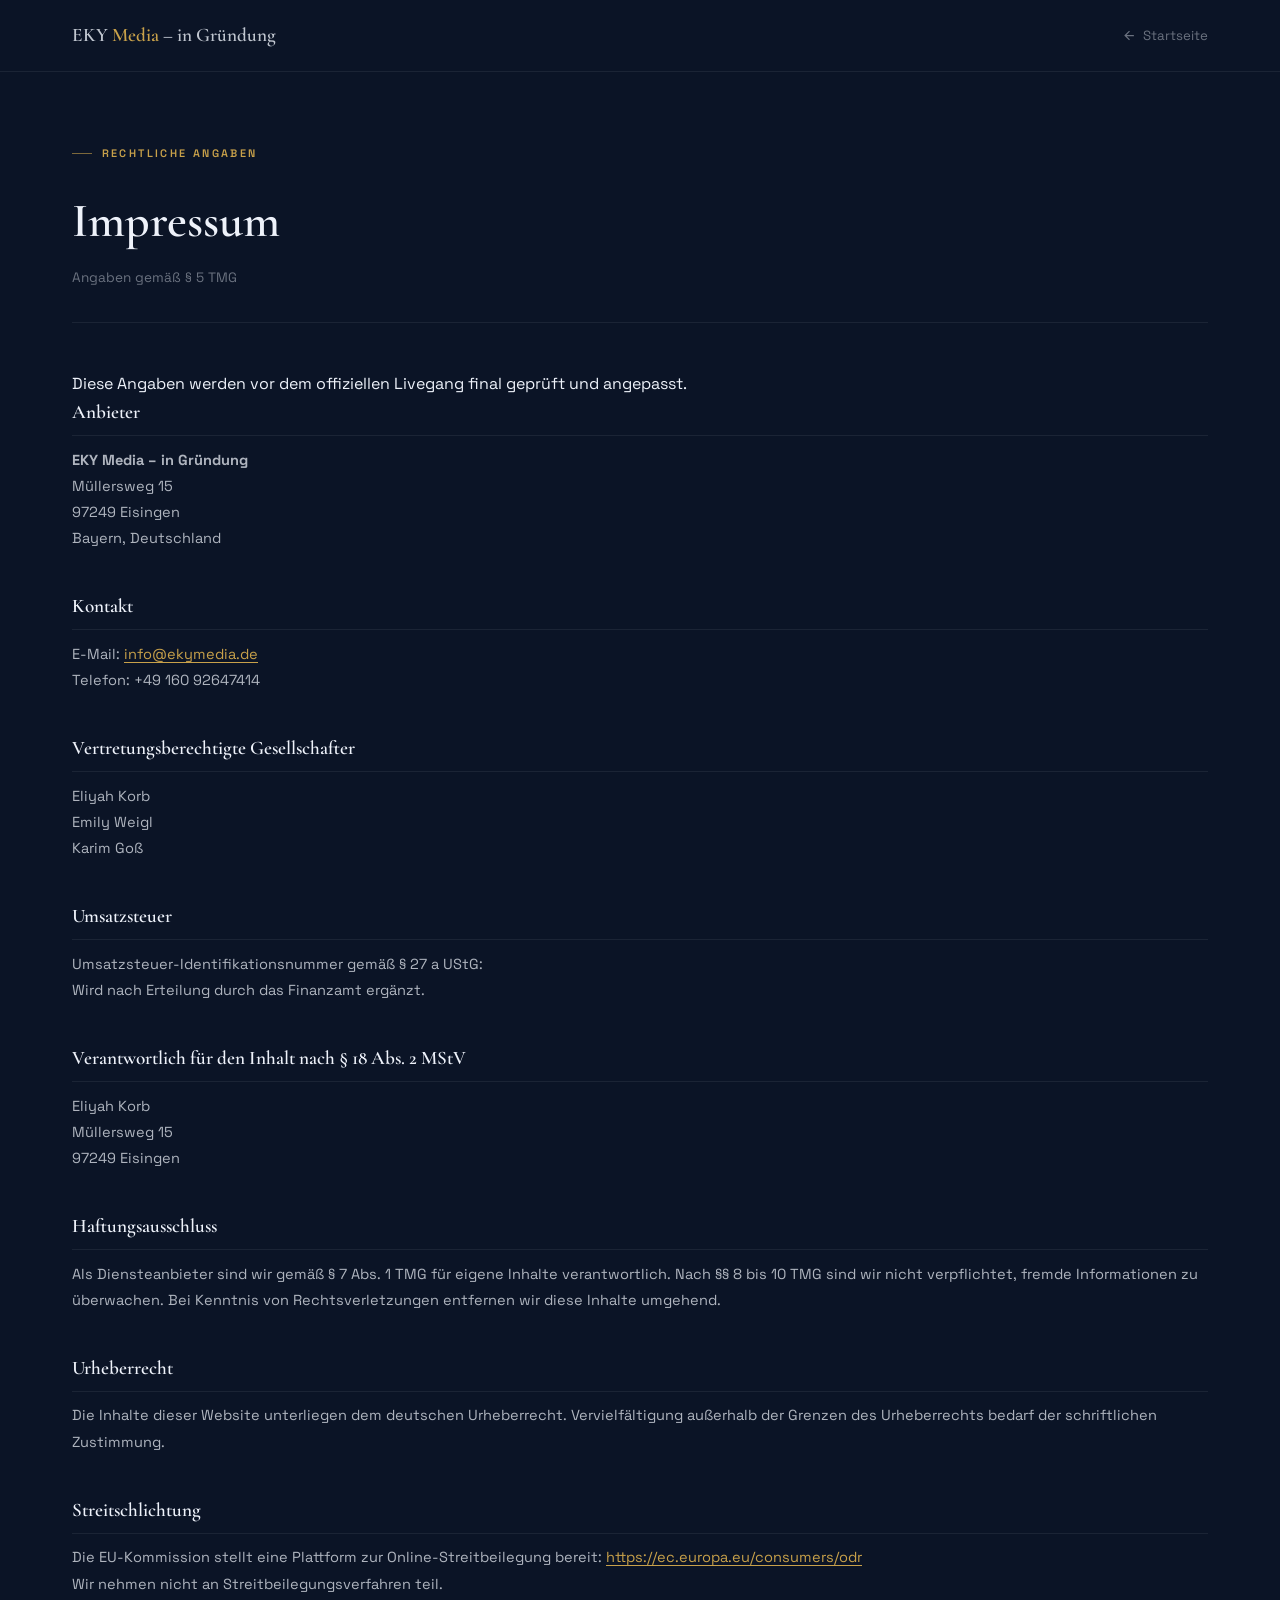
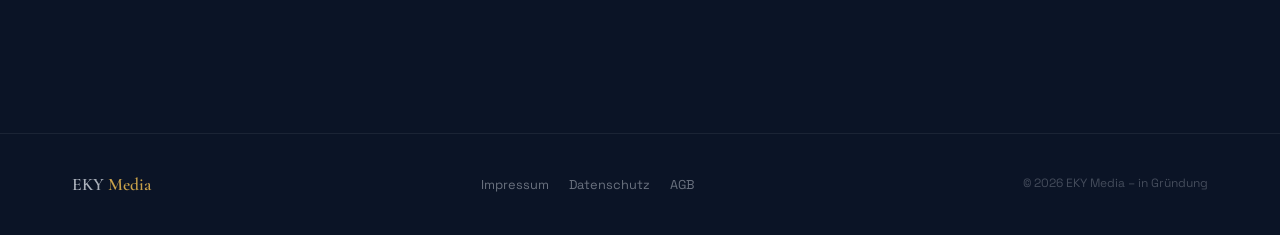
<file: impressum.html>
<!DOCTYPE html>
<html lang="de">
<head>
  <meta charset="UTF-8" />
  <meta name="viewport" content="width=device-width, initial-scale=1.0" />
  <title>Impressum – EKY Media – in Gründung</title>
  <meta name="robots" content="noindex, nofollow" />
  <link rel="icon" href="/favicon.ico" />
  <meta name="theme-color" content="#070B14" />
  <link rel="stylesheet" href="ek-styles.css" />
  <style>
    .legal-nav {
      position: fixed; top: 0; left: 0; right: 0; z-index: 300;
      background: var(--bg); border-bottom: 1px solid var(--border);
      height: var(--nav-h); display: flex; align-items: center;
    }
    .legal-nav .c { display: flex; align-items: center; justify-content: space-between; }
    .legal-nav__logo {
      font-family: var(--fd); font-size: 1.2rem; font-weight: 600;
      color: rgba(238,242,250,0.8);
    }
    .legal-nav__logo span { color: var(--gold); }
    .legal-nav__back {
      font-size: 0.83rem; color: var(--muted); display: flex;
      align-items: center; gap: 0.4rem; transition: color 0.2s;
    }
    .legal-nav__back:hover { color: var(--gold); }

    .legal-page {
      padding-top: calc(var(--nav-h) + 4rem);
      padding-bottom: 6rem; min-height: 100vh;
    }
    .legal-page__header {
      margin-bottom: 3rem; padding-bottom: 2rem;
      border-bottom: 1px solid var(--border);
    }
    .legal-page__title {
      font-family: var(--fd); font-size: clamp(2rem, 4vw, 3rem);
      font-weight: 600; color: var(--text); margin-bottom: 0.4rem;
    }
    .legal-page__sub { font-size: 0.85rem; color: var(--muted); }

    .legal-block { margin-bottom: 2.5rem; }
    .legal-block h2 {
      font-family: var(--fd); font-size: 1.2rem; font-weight: 600;
      color: var(--text); margin-bottom: 0.65rem; padding-bottom: 0.4rem;
      border-bottom: 1px solid var(--border);
    }
    .legal-block p, .legal-block address {
      font-size: 0.91rem; line-height: 1.8; color: rgba(238,242,250,0.72);
      font-style: normal; margin-bottom: 0.4rem;
    }
    .legal-block a { color: var(--gold); text-decoration: underline; text-underline-offset: 3px; }

    .ph {
      display: inline-block; font-size: 0.79rem; font-style: italic;
      color: var(--muted); background: rgba(255,255,255,0.04);
      border: 1px dashed rgba(238,242,250,0.15); border-radius: 3px;
      padding: 0.1rem 0.55rem;
    }
  </style>
</head>
<body>

  <nav class="legal-nav" aria-label="Seitennavigation">
    <div class="c">
      <a class="legal-nav__logo" href="index.html">EKY <span>Media</span> – in Gründung</a>
      <a class="legal-nav__back" href="index.html">
        <svg width="15" height="15" viewBox="0 0 24 24" fill="none" stroke="currentColor" stroke-width="2" aria-hidden="true"><path d="M19 12H5M12 5l-7 7 7 7"/></svg>
        Startseite
      </a>
    </div>
  </nav>

  <main class="legal-page">
    <div class="c">

      <header class="legal-page__header">
        <p class="label">Rechtliche Angaben</p>
        <h1 class="legal-page__title">Impressum</h1>
        <p class="legal-page__sub">Angaben gemäß § 5 TMG</p>
      </header>

      <div class="legal-notice">
        Diese Angaben werden vor dem offiziellen Livegang final geprüft und angepasst.
      </div>

      <div class="legal-block">
        <h2>Anbieter</h2>
        <address>
          <strong>EKY Media – in Gründung</strong><br />
          Müllersweg 15<br />
          97249 Eisingen<br />
          Bayern, Deutschland
        </address>
      </div>

      <div class="legal-block">
        <h2>Kontakt</h2>
        <p>
          E-Mail: <a href="mailto:info@ekymedia.de">info@ekymedia.de</a><br />
          Telefon: +49 160 92647414
        </p>
      </div>

      <div class="legal-block">
        <h2>Vertretungsberechtigte Gesellschafter</h2>
        <p>
          Eliyah Korb<br />
          Emily Weigl<br />
          Karim Goß
        </p>
      </div>

      <div class="legal-block">
        <h2>Umsatzsteuer</h2>
        <p>
          Umsatzsteuer-Identifikationsnummer gemäß § 27 a UStG:<br />
          Wird nach Erteilung durch das Finanzamt ergänzt.
        </p>
      </div>

      <div class="legal-block">
        <h2>Verantwortlich für den Inhalt nach § 18 Abs. 2 MStV</h2>
        <address>
          Eliyah Korb<br />
          Müllersweg 15<br />
          97249 Eisingen
        </address>
      </div>

      <div class="legal-block">
        <h2>Haftungsausschluss</h2>
        <p>Als Diensteanbieter sind wir gemäß § 7 Abs. 1 TMG für eigene Inhalte verantwortlich. Nach §§ 8 bis 10 TMG sind wir nicht verpflichtet, fremde Informationen zu überwachen. Bei Kenntnis von Rechtsverletzungen entfernen wir diese Inhalte umgehend.</p>
      </div>

      <div class="legal-block">
        <h2>Urheberrecht</h2>
        <p>Die Inhalte dieser Website unterliegen dem deutschen Urheberrecht. Vervielfältigung außerhalb der Grenzen des Urheberrechts bedarf der schriftlichen Zustimmung.</p>
      </div>

      <div class="legal-block">
        <h2>Streitschlichtung</h2>
        <p>Die EU-Kommission stellt eine Plattform zur Online-Streitbeilegung bereit: <a href="https://ec.europa.eu/consumers/odr" target="_blank" rel="noopener noreferrer">https://ec.europa.eu/consumers/odr</a><br />
        Wir nehmen nicht an Streitbeilegungsverfahren teil.</p>
      </div>

    </div>
  </main>

  <footer class="footer">
    <div class="c footer-inner">
      <span class="footer-brand">EKY <span>Media</span></span>
      <div class="footer-legal">
        <a href="impressum.html" class="footer-btn">Impressum</a>
        <a href="datenschutz.html" class="footer-btn">Datenschutz</a>
        <a href="agb.html" class="footer-btn">AGB</a>
      </div>
      <span class="footer-copy">© 2026 EKY Media – in Gründung</span>
    </div>
  </footer>

</body>
</html>
</file>
<file: ek-styles.css>
/* EKY Media — Redesign Stylesheet
   Space Grotesk + Cormorant Garamond
   Dark-first premium aesthetic
   =========================================== */

@import url('https://fonts.googleapis.com/css2?family=Cormorant+Garamond:ital,wght@0,400;0,500;0,600;0,700;1,400;1,600&family=Space+Grotesk:wght@300;400;500;600&display=swap');

*, *::before, *::after { box-sizing: border-box; margin: 0; padding: 0; }

:root {
  --bg:        #0B1426;
  --bg2:       #101A33;
  --bg3:       #152040;
  --light:     #F6F8FC;
  --light2:    #EDF0F7;
  --gold:      #C8A14A;
  --gold-hi:   #D4B06A;
  --gold-dim:  rgba(200,161,74,0.18);
  --text:      #EEF2FA;
  --text-d:    #1A2035;
  --muted:     rgba(238,242,250,0.42);
  --muted-d:   rgba(26,32,53,0.5);
  --border:    rgba(238,242,250,0.07);
  --border-d:  rgba(26,32,53,0.1);
  --border-g:  rgba(200,161,74,0.28);
  --nav-h:     72px;
  --max:       1200px;
  --fd:        'Cormorant Garamond', Georgia, serif;
  --fb:        'Space Grotesk', system-ui, sans-serif;
  --ease:      cubic-bezier(0.22, 1, 0.36, 1);
}

html { scroll-behavior: smooth; font-size: 16px; }
body { font-family: var(--fb); background: var(--bg); color: var(--text); line-height: 1.65; overflow-x: hidden; -webkit-font-smoothing: antialiased; }
a { color: inherit; text-decoration: none; }
img { display: block; max-width: 100%; }
button { font-family: var(--fb); }

/* Skip link */
.skip { position:absolute;top:-999px;left:1rem;padding:.5rem 1rem;background:var(--gold);color:#fff;font-size:.85rem;border-radius:3px;z-index:9999; }
.skip:focus { top:1rem; }
:focus-visible { outline:2px solid var(--gold);outline-offset:3px;border-radius:2px; }

/* Container */
.c { width:100%;max-width:var(--max);margin-inline:auto;padding-inline:2rem; }

/* ── BUTTONS ── */
.btn { display:inline-flex;align-items:center;gap:.5rem;padding:.8rem 1.8rem;border-radius:3px;font-family:var(--fb);font-size:.875rem;font-weight:500;letter-spacing:.04em;cursor:pointer;border:none;transition:all .2s var(--ease);white-space:nowrap; }
.btn:hover { transform:translateY(-2px); }
.btn-gold { background:var(--gold);color:#fff; }
.btn-gold:hover { background:var(--gold-hi);box-shadow:0 8px 28px rgba(200,161,74,.35); }
.btn-ghost { background:transparent;color:var(--gold);border:1px solid var(--gold); }
.btn-ghost:hover { border-color:var(--gold-hi);color:var(--gold-hi);box-shadow:0 4px 16px rgba(200,161,74,.18); }
.btn-ghost-d { background:transparent;color:var(--text-d);border:1px solid var(--border-d); }
.btn-ghost-d:hover { border-color:var(--gold);color:var(--gold); }

/* ── SECTION LABELS ── */
.label { display:inline-flex;align-items:center;gap:.6rem;font-size:.68rem;font-weight:600;letter-spacing:.22em;text-transform:uppercase;color:var(--gold);margin-bottom:1.2rem; }
.label::before { content:'';display:inline-block;width:20px;height:1px;background:var(--gold);opacity:.6; }

.title { font-family:var(--fd);font-size:clamp(2.2rem,4.5vw,3.75rem);font-weight:600;line-height:1.08;letter-spacing:-.01em; }
.title em { font-style:italic;color:var(--gold); }
.title-d { color:var(--text-d); }
.body-text { font-size:1rem;line-height:1.85;color:var(--muted); }
.body-text-d { color:var(--muted-d); }

/* ── NAV ── */
.nav { position:fixed;top:0;left:0;right:0;height:var(--nav-h);z-index:200;transition:background .3s,box-shadow .3s; }
.nav.scrolled { background:rgba(11,20,38,.88);backdrop-filter:blur(20px);-webkit-backdrop-filter:blur(20px);box-shadow:0 1px 0 var(--border); }
.nav-inner { max-width:var(--max);margin-inline:auto;padding-inline:2rem;height:100%;display:flex;align-items:center;gap:2rem; }
.nav-logo { font-family:var(--fd);font-size:1.5rem;font-weight:600;color:var(--text);margin-right:auto;letter-spacing:.02em; }
.nav-logo span { color:var(--gold); }
.nav-links { display:flex;gap:2rem; }
.nav-links a { font-size:.82rem;font-weight:400;color:var(--muted);letter-spacing:.04em;transition:color .2s; }
.nav-links a:hover { color:var(--text); }
.nav-cta { font-size:.8rem;padding:.55rem 1.3rem; }
.hamburger { display:none;flex-direction:column;gap:5px;background:none;border:none;cursor:pointer;padding:6px 4px; }
.hamburger span { display:block;width:22px;height:1.5px;background:var(--text);transition:transform .3s var(--ease),opacity .3s; }
.hamburger.open span:nth-child(1) { transform:translateY(6.5px) rotate(45deg); }
.hamburger.open span:nth-child(2) { opacity:0; }
.hamburger.open span:nth-child(3) { transform:translateY(-6.5px) rotate(-45deg); }

.mob-menu { display:none;position:fixed;inset:var(--nav-h) 0 0 0;background:rgba(11,20,38,.97);backdrop-filter:blur(20px);flex-direction:column;align-items:center;justify-content:center;z-index:199;opacity:0;pointer-events:none;transition:opacity .3s; }
.mob-menu.open { opacity:1;pointer-events:all; }
.mob-menu nav { display:flex;flex-direction:column;align-items:center;gap:1.75rem; }
.mob-menu a { font-family:var(--fd);font-size:2.25rem;font-weight:500;color:rgba(255,255,255,.8); }
.mob-menu a:hover { color:var(--gold); }
.mob-cta { font-family:var(--fb) !important;font-size:.9rem !important;padding:.8rem 2.5rem;background:var(--gold);color:#fff !important;border-radius:3px;margin-top:.5rem; }

/* ── HERO ── */
.hero { position:relative;min-height:100svh;display:flex;align-items:center;background:var(--bg);padding-top:var(--nav-h);overflow:hidden; }

/* Noise texture overlay */
.hero::after { content:'';position:absolute;inset:0;background-image:url("data:image/svg+xml,%3Csvg viewBox='0 0 256 256' xmlns='http://www.w3.org/2000/svg'%3E%3Cfilter id='n'%3E%3CfeTurbulence type='fractalNoise' baseFrequency='0.9' numOctaves='4' stitchTiles='stitch'/%3E%3C/filter%3E%3Crect width='100%25' height='100%25' filter='url(%23n)' opacity='0.04'/%3E%3C/svg%3E");opacity:.4;pointer-events:none;z-index:0; }

.hero-glow { position:absolute;inset:0;background:radial-gradient(ellipse 60% 70% at 85% 40%, rgba(200,161,74,.08) 0%,transparent 65%),radial-gradient(ellipse 50% 60% at 10% 90%, rgba(16,26,51,.9) 0%,transparent 60%);pointer-events:none; }

/* Subtle grid */
.hero-grid { position:absolute;inset:0;background-image:linear-gradient(rgba(255,255,255,.025) 1px,transparent 1px),linear-gradient(90deg,rgba(255,255,255,.025) 1px,transparent 1px);background-size:72px 72px;pointer-events:none; }

.hero-inner { position:relative;z-index:1;display:grid;grid-template-columns:1fr 1fr;gap:4rem;align-items:center;padding-block:5rem;width:100%; }

.hero-eyebrow { display:flex;align-items:center;gap:.7rem;font-size:.68rem;font-weight:500;letter-spacing:.22em;text-transform:uppercase;color:var(--gold);margin-bottom:1.75rem; }
.hero-dot { width:6px;height:6px;border-radius:50%;background:var(--gold);animation:pulse 2.5s ease-in-out infinite; }
@keyframes pulse { 0%,100%{opacity:1;transform:scale(1)} 50%{opacity:.4;transform:scale(.6)} }

.hero-h1 { font-family:var(--fd);font-size:clamp(3rem,7vw,6.25rem);font-weight:600;line-height:1.02;letter-spacing:-.025em;color:var(--text);margin-bottom:1.75rem; }
.hero-h1 em { font-style:italic;color:var(--gold); }

.hero-sub { font-size:clamp(.95rem,1.5vw,1.05rem);color:var(--muted);max-width:500px;line-height:1.85;margin-bottom:2.5rem; }

.hero-actions { display:flex;gap:1rem;flex-wrap:wrap;margin-bottom:2.75rem; }

.hero-badges { display:flex;flex-wrap:wrap;gap:.5rem; }
.badge { font-size:.7rem;font-weight:500;letter-spacing:.05em;padding:.3rem .8rem;border:1px solid rgba(255,255,255,.1);border-radius:2px;color:var(--muted); }

/* Waveform */
.waveform-wrap { display:flex;flex-direction:column;align-items:center;justify-content:center;gap:2rem;padding:3rem; }

.waveform { display:flex;align-items:center;justify-content:center;gap:3px;height:120px; }
.waveform-bar { width:3px;border-radius:2px;background:var(--gold);animation:wave 1.4s ease-in-out infinite; }
.waveform-bar:nth-child(odd) { background:var(--gold-hi); }
@keyframes wave {
  0%,100% { height:8px;opacity:.3; }
  50% { height:var(--h,40px);opacity:1; }
}

.waveform-caption { text-align:center; }
.waveform-caption strong { display:block;font-family:var(--fd);font-size:1.45rem;font-weight:500;color:var(--text);margin-bottom:.35rem; }
.waveform-caption span { font-size:.75rem;font-weight:400;letter-spacing:.12em;text-transform:uppercase;color:var(--muted); }

.waveform-ring { position:relative;width:160px;height:160px;display:flex;align-items:center;justify-content:center; }
.waveform-ring::before,.waveform-ring::after { content:'';position:absolute;border-radius:50%;border:1px solid rgba(200,161,74,.2);animation:ring 3s ease-out infinite; }
.waveform-ring::before { width:100%;height:100%; }
.waveform-ring::after { width:120%;height:120%;animation-delay:.8s; }
@keyframes ring { 0%{transform:scale(.8);opacity:0} 50%{opacity:1} 100%{transform:scale(1.3);opacity:0} }

.waveform-core { position:relative;z-index:1;width:72px;height:72px;border-radius:50%;background:var(--gold-dim);border:1px solid var(--border-g);display:flex;align-items:center;justify-content:center;color:var(--gold); }

.hero-scroll { position:absolute;bottom:2.5rem;left:50%;transform:translateX(-50%);display:flex;flex-direction:column;align-items:center;gap:.6rem;color:var(--muted);font-size:.6rem;letter-spacing:.18em;text-transform:uppercase;z-index:1; }
.hero-scroll-line { width:1px;height:44px;background:linear-gradient(to bottom,rgba(200,161,74,.5),transparent);animation:scrollPulse 2.2s ease-in-out infinite; }
@keyframes scrollPulse { 0%,100%{opacity:.4;transform:scaleY(1) translateY(0)} 50%{opacity:1;transform:scaleY(1.1) translateY(4px)} }

/* ── POSITIONING ── */
.positioning { background:var(--light);padding-block:7rem; }
.pos-grid { display:grid;grid-template-columns:1fr 1fr;gap:5rem;align-items:start;margin-top:3rem; }
.pos-list { list-style:none;display:flex;flex-direction:column;gap:.85rem; }
.pos-list li { display:flex;align-items:flex-start;gap:.9rem;font-size:.93rem;color:var(--text-d);line-height:1.6; }
.pos-check { flex-shrink:0;color:var(--gold);font-weight:700;font-size:.85rem;margin-top:.1rem; }
.pos-large-num { font-family:var(--fd);font-size:clamp(5rem,12vw,10rem);font-weight:600;color:var(--light2);line-height:1;letter-spacing:-.03em;margin-bottom:-1rem; }

/* ── SERVICES ── */
.services { background:var(--bg);padding-block:7rem; }
.svc-grid { display:grid;grid-template-columns:repeat(3,1fr);gap:1px;background:var(--border);border:1px solid var(--border);border-radius:6px;overflow:hidden;margin-top:3rem; }
.svc-card { background:var(--bg);padding:2.25rem 2rem;transition:background .2s;position:relative; }
.svc-card:hover { background:var(--bg2); }
.svc-card--featured { background:var(--bg2);border-left:2px solid var(--gold) !important; }
.svc-card--featured:hover { background:var(--bg3); }
.svc-num { font-family:var(--fd);font-size:.72rem;font-weight:600;letter-spacing:.15em;color:var(--gold);margin-bottom:1rem;opacity:.7; }
.svc-card h3 { font-family:var(--fd);font-size:1.3rem;font-weight:600;color:var(--text);margin-bottom:.5rem;line-height:1.2; }
.svc-card p { font-size:.85rem;color:var(--muted);line-height:1.75; }
.svc-tag { display:inline-flex;align-items:center;gap:.4rem;font-size:.6rem;font-weight:600;letter-spacing:.14em;text-transform:uppercase;color:var(--gold);background:var(--gold-dim);padding:.25rem .65rem;border-radius:2px;margin-bottom:.75rem; }

/* ── INDUSTRIES ── */
.industries { background:var(--bg2);padding-block:7rem; }
.ind-grid { display:grid;grid-template-columns:repeat(4,1fr);gap:1px;background:var(--border);border:1px solid var(--border);border-radius:6px;overflow:hidden;margin-top:3rem; }
.ind-item { padding:2rem 1.75rem;background:var(--bg2);transition:background .2s; }
.ind-item:hover { background:var(--bg3); }
.ind-num { font-family:var(--fd);font-size:.7rem;color:var(--gold);letter-spacing:.1em;display:block;margin-bottom:1.25rem;opacity:.65; }
.ind-item h3 { font-family:var(--fd);font-size:1.15rem;font-weight:600;color:var(--text);margin-bottom:.5rem;line-height:1.25; }
.ind-item p { font-size:.82rem;color:var(--muted);line-height:1.7; }

/* ── COMPARISON ── */
.comparison { background:var(--light);padding-block:7rem; }
.cmp-grid { display:grid;grid-template-columns:1fr 1fr;gap:1.5rem;margin-top:3rem; }
.cmp-card { border-radius:6px;padding:2.5rem 2.25rem; }
.cmp-other { background:#fff;border:1px solid var(--border-d); }
.cmp-eky { background:var(--bg);border:1px solid var(--bg2); }
.cmp-head { display:flex;align-items:center;gap:.85rem;margin-bottom:2rem;padding-bottom:1.5rem; }
.cmp-other .cmp-head { border-bottom:1px solid var(--border-d); }
.cmp-eky .cmp-head { border-bottom:1px solid var(--border); }
.cmp-icon { width:32px;height:32px;border-radius:50%;display:flex;align-items:center;justify-content:center;font-size:.85rem;font-weight:700;flex-shrink:0; }
.cmp-other .cmp-icon { background:rgba(26,32,53,.07);color:var(--muted-d); }
.cmp-eky .cmp-icon { background:var(--gold-dim);color:var(--gold); }
.cmp-head h3 { font-family:var(--fd);font-size:1.4rem;font-weight:600; }
.cmp-other .cmp-head h3 { color:var(--muted-d); }
.cmp-eky .cmp-head h3 { color:var(--text); }
.cmp-list { list-style:none;display:flex;flex-direction:column; }
.cmp-list li { display:flex;align-items:flex-start;gap:.85rem;font-size:.9rem;line-height:1.55;padding:.8rem 0; }
.cmp-other .cmp-list li { color:var(--muted-d);border-bottom:1px solid var(--border-d); }
.cmp-other .cmp-list li:last-child { border-bottom:none; }
.cmp-eky .cmp-list li { color:rgba(238,242,250,.75);border-bottom:1px solid var(--border); }
.cmp-eky .cmp-list li:last-child { border-bottom:none; }
.cmp-mark { flex-shrink:0;font-size:.75rem;font-weight:700;width:18px;margin-top:.1rem; }
.cmp-bad { color:var(--muted-d); }
.cmp-good { color:var(--gold); }
.cmp-cta { text-align:center;margin-top:3rem; }

/* ── PRICING ── */
.pricing { background:var(--light2);padding-block:7rem; }
.price-toggle-wrap { display:flex;align-items:center;justify-content:center;gap:1rem;margin:2.5rem 0 3rem; }
.price-toggle { position:relative;display:flex;align-items:center;background:#0B1426;border:1px solid rgba(200,161,74,.35);border-radius:999px;padding:4px;gap:0;overflow:hidden; }
.price-toggle-opt { position:relative;z-index:2;flex:1;padding:.9rem 2.2rem;-webkit-appearance:none;appearance:none;background:transparent !important;border:none !important;border-radius:999px;font-size:.8rem;font-weight:500;letter-spacing:.04em;cursor:pointer;transition:color .25s;color:rgba(255,255,255,.72);white-space:nowrap; }
.price-toggle-opt::before,.price-toggle-opt::after { display:none !important; }
.price-toggle-opt.active { background:transparent !important;color:#fff;font-weight:600; }
.price-toggle-pill { position:absolute;top:4px;left:4px;height:calc(100% - 8px);border-radius:999px;background:linear-gradient(135deg,#C8A14A 0%,#B8862B 100%);box-shadow:0 4px 14px rgba(200,161,74,.28);z-index:1;transition:transform .35s var(--ease),width .35s var(--ease); }
.pricing-grid { display:grid;grid-template-columns:repeat(4,1fr);gap:1.25rem;align-items:start; }
.p-card { background:#fff;border:1px solid var(--border-d);border-radius:6px;padding:2rem 1.75rem;display:flex;flex-direction:column;gap:1.5rem;position:relative;transition:box-shadow .25s,transform .25s var(--ease); }
.p-card:hover { box-shadow:0 12px 40px rgba(26,32,53,.1);transform:translateY(-3px); }
.p-featured { border-color:var(--gold);box-shadow:0 0 0 1px var(--gold),0 12px 40px rgba(200,161,74,.1); }
.p-dark { background:var(--bg);border-color:var(--bg);color:var(--text); }
.p-badge { position:absolute;top:-1px;right:1.5rem;font-size:.6rem;font-weight:600;letter-spacing:.14em;text-transform:uppercase;color:#fff;background:var(--gold);padding:.25rem .7rem;border-radius:0 0 4px 4px; }
.p-name { font-family:var(--fd);font-size:1.55rem;font-weight:600;color:var(--text-d);line-height:1.1; }
.p-dark .p-name { color:var(--text); }
.p-tagline { font-size:.75rem;font-weight:500;letter-spacing:.04em;color:var(--muted-d);margin-top:.2rem; }
.p-dark .p-tagline { color:var(--muted); }
.p-features { list-style:none;display:flex;flex-direction:column;gap:.5rem;flex:1; }
.p-features li { display:flex;align-items:flex-start;gap:.6rem;font-size:.84rem;color:var(--muted-d);line-height:1.5; }
.p-dark .p-features li { color:var(--muted); }
.p-features li::before { content:'—';flex-shrink:0;color:var(--gold);font-weight:700;font-size:.75rem;margin-top:.05rem; }
.p-price-block { display:flex;flex-direction:column;gap:.15rem;padding:1.1rem 1rem;border-radius:4px;background:var(--light2);border-left:2px solid var(--gold); }
.p-dark .p-price-block { background:rgba(255,255,255,.05);border-left-color:var(--gold); }
.p-price-hint { font-size:.6rem;font-weight:600;letter-spacing:.14em;text-transform:uppercase;color:var(--muted-d); }
.p-dark .p-price-hint { color:var(--muted); }
.p-price-setup { font-size:.8rem;color:var(--muted-d);margin-top:.2rem; }
.p-dark .p-price-setup { color:var(--muted); }
.p-price-monthly { font-family:var(--fd);font-size:1.75rem;font-weight:600;color:var(--text-d);line-height:1.1; }
.p-dark .p-price-monthly { color:var(--text); }
.p-price-monthly small { font-family:var(--fb);font-size:.78rem;font-weight:400;color:var(--muted-d); }
.p-dark .p-price-monthly small { color:var(--muted); }
.p-price-note { font-size:.68rem;color:rgba(26,32,53,.35);line-height:1.4; }
.p-dark .p-price-note { color:rgba(238,242,250,.2); }
.p-btn { width:100%;font-size:.84rem;padding:.7rem 1rem; }
.p-addons { margin-top:4rem;padding-top:3rem;border-top:1px solid var(--border-d); }
.p-addons-label { font-size:.68rem;font-weight:600;letter-spacing:.22em;text-transform:uppercase;color:var(--gold);margin-bottom:1.5rem; }
.addons-grid { display:grid;grid-template-columns:repeat(5,1fr);gap:1px;background:var(--border-d);border:1px solid var(--border-d);border-radius:6px;overflow:hidden; }
.addon { background:#fff;padding:1.5rem 1.4rem;transition:background .2s; }
.addon:hover { background:var(--light); }
.addon-name { font-family:var(--fd);font-size:1rem;font-weight:600;color:var(--text-d);margin-bottom:.35rem; }
.addon-price { font-size:.8rem;font-weight:600;color:var(--gold); }
.addon-note { font-size:.75rem;color:var(--muted-d);line-height:1.6;margin-top:.3rem; }
.p-footnote { margin-top:2rem;font-size:.75rem;color:var(--muted-d);line-height:1.75;max-width:800px; }

/* ── GALLERY ── */
.gallery { background:var(--bg);padding-block:7rem; }
.gal-filters { display:flex;flex-wrap:wrap;gap:.5rem;margin-bottom:2.5rem; }
.gal-filter { font-size:.78rem;font-weight:500;letter-spacing:.04em;padding:.45rem 1.1rem;border-radius:2px;border:1px solid var(--border);background:transparent;color:var(--muted);cursor:pointer;transition:all .2s; }
.gal-filter:hover { border-color:rgba(255,255,255,.3);color:var(--text); }
.gal-filter.active { background:var(--text);border-color:var(--text);color:var(--bg); }
.gal-grid { display:grid;grid-template-columns:repeat(6,1fr);grid-auto-rows:auto;gap:.875rem; }
.gal-item { position:relative;overflow:hidden;border-radius:4px;background:var(--bg2);cursor:pointer; }
.gal-item--lg { grid-column:span 3; }
.gal-item--lg .gal-media { aspect-ratio:16/9; }
.gal-item--sm { grid-column:span 2; }
.gal-item--sm .gal-media { aspect-ratio:4/3; }
.gal-item--cine { grid-column:span 6; }
.gal-item--cine .gal-media { aspect-ratio:21/6; }
.gal-media { width:100%;background-image:linear-gradient(135deg,var(--border) 25%,transparent 25%),linear-gradient(225deg,var(--border) 25%,transparent 25%),linear-gradient(45deg,var(--border) 25%,transparent 25%),linear-gradient(315deg,var(--border) 25%,var(--bg2) 25%);background-size:14px 14px;transition:transform .5s var(--ease); }
.gal-item:hover .gal-media { transform:scale(1.035); }
.gal-overlay { position:absolute;inset:0;display:flex;flex-direction:column;justify-content:space-between;align-items:flex-start;padding:1.25rem 1.4rem;background:linear-gradient(to bottom,transparent 0%,rgba(11,20,38,0) 40%,rgba(11,20,38,.78) 100%);opacity:0;transition:opacity .3s; }
.gal-item:hover .gal-overlay { opacity:1; }
.gal-play { align-self:center;margin:auto;width:44px;height:44px;border-radius:50%;background:rgba(255,255,255,.12);border:1.5px solid rgba(255,255,255,.5);display:flex;align-items:center;justify-content:center;color:#fff;transition:background .2s,transform .2s; }
.gal-item:hover .gal-play { background:var(--gold);border-color:var(--gold);transform:scale(1.08); }
.gal-info { display:flex;flex-direction:column;gap:.25rem;margin-top:auto;width:100%; }
.gal-tag { font-size:.6rem;font-weight:600;letter-spacing:.15em;text-transform:uppercase;color:var(--gold); }
.gal-lbl { font-family:var(--fd);font-size:.95rem;font-weight:500;color:rgba(238,242,250,.9); }
.gal-hidden { display:none; }

/* ── TEAM ── */
.team { background:var(--light);padding-block:7rem; }
.team-grid { display:grid;grid-template-columns:repeat(3,1fr);gap:1.5rem; }
.team-card { background:#fff;border:1px solid var(--border-d);border-radius:6px;overflow:hidden;display:flex;flex-direction:column;transition:border-color .25s,box-shadow .25s,transform .25s var(--ease); }
.team-card:hover { border-color:var(--gold);box-shadow:0 12px 40px rgba(26,32,53,.08);transform:translateY(-4px); }
.team-img { aspect-ratio:1/1;background:linear-gradient(135deg,var(--light2) 0%,var(--light) 100%);display:flex;align-items:center;justify-content:center;position:relative;overflow:hidden;transition:background .3s; }
.team-card:hover .team-img { background:linear-gradient(135deg,var(--bg) 0%,var(--bg2) 100%); }
.team-img::after { content:'';position:absolute;bottom:0;left:0;right:0;height:2px;background:var(--gold);transform:scaleX(0);transform-origin:left;transition:transform .35s var(--ease); }
.team-card:hover .team-img::after { transform:scaleX(1); }
.team-initials { font-family:var(--fd);font-size:2.75rem;font-weight:600;color:var(--border-d);letter-spacing:.02em;transition:color .3s; }
.team-card:hover .team-initials { color:rgba(255,255,255,.18); }
.team-body { padding:1.75rem;display:flex;flex-direction:column;gap:1rem;flex:1; }
.team-name { font-family:var(--fd);font-size:1.4rem;font-weight:600;color:var(--text-d); }
.team-role { font-size:.73rem;font-weight:600;letter-spacing:.08em;text-transform:uppercase;color:var(--gold); }
.team-loc { display:flex;align-items:center;gap:.35rem;font-size:.78rem;color:var(--muted-d);margin-top:.1rem; }
.team-bio { font-size:.86rem;color:var(--muted-d);line-height:1.75;flex:1; }
.team-links { display:flex;gap:.5rem;padding-top:.75rem;border-top:1px solid var(--border-d); }
.team-social { width:32px;height:32px;border-radius:3px;border:1px solid var(--border-d);display:flex;align-items:center;justify-content:center;color:var(--muted-d);transition:all .2s; }
.team-social:hover { border-color:var(--text-d);color:var(--text-d);background:var(--light2); }

/* ── BOOKING ── */
.booking { background:var(--bg2);padding-block:7rem; }
.booking-inner { max-width:820px;text-align:center; }
.booking .title { color:var(--text); }
.booking .body-text { color:var(--muted);max-width:520px;margin-inline:auto;margin-bottom:4rem; }
.booking-steps { display:flex;align-items:flex-start;justify-content:center;gap:0;list-style:none;margin-bottom:4rem; }
.bstep { display:flex;flex-direction:column;align-items:center;gap:.85rem;flex:1;max-width:180px;position:relative; }
.bstep-line { position:absolute;top:27px;left:50%;width:100%;height:1px;background:linear-gradient(to right,rgba(200,161,74,.35),rgba(200,161,74,.1)); }
.bstep-line--last { display:none; }
.bstep-icon { position:relative;z-index:1;width:54px;height:54px;border-radius:50%;background:rgba(255,255,255,.04);border:1px solid var(--border);display:flex;align-items:center;justify-content:center;color:var(--gold);transition:all .25s var(--ease); }
.bstep:hover .bstep-icon { background:var(--gold-dim);border-color:var(--border-g);transform:translateY(-3px); }
.bstep-num { font-family:var(--fd);font-size:.65rem;font-weight:600;letter-spacing:.12em;color:rgba(255,255,255,.2); }
.bstep-title { font-family:var(--fd);font-size:1rem;font-weight:500;color:rgba(238,242,250,.85); }
.booking-cta { display:flex;flex-direction:column;align-items:center;gap:1.5rem;margin-bottom:3.5rem;width:100%; }
.calendly-inline-widget { width:100%;border-radius:6px;overflow:hidden; }
.booking-primary { font-size:1rem;padding:1rem 2.75rem; }
.booking-sec { display:flex;align-items:center;gap:1rem;flex-wrap:wrap;justify-content:center; }
.booking-link { display:inline-flex;align-items:center;gap:.5rem;font-size:.85rem;color:var(--muted);transition:color .2s; }
.booking-link:hover { color:var(--text); }
.booking-div { color:var(--border);font-size:1rem; }
.booking-trust { display:flex;flex-wrap:wrap;justify-content:center;gap:1rem 2.5rem;list-style:none;padding-top:2.5rem;border-top:1px solid var(--border); }
.booking-trust li { display:flex;align-items:center;gap:.45rem;font-size:.8rem;color:var(--muted); }
.booking-trust-icon { color:var(--gold);font-size:.7rem;font-weight:700; }

/* ── CONTACT ── */
.contact { background:var(--bg);padding-block:7rem; }
.contact-inner { max-width:680px; }
.contact .title { color:var(--text); }
.contact .body-text { color:var(--muted);margin-bottom:2.5rem; }
.contact-actions { display:flex;gap:1rem;flex-wrap:wrap;margin-bottom:2rem; }
.contact-loc { display:flex;align-items:center;gap:.5rem;font-size:.82rem;color:var(--muted); }

/* ── FAQ ── */
.faq { background:var(--light);padding-block:7rem; }
.faq-inner { max-width:740px; }
.faq-list { display:flex;flex-direction:column; }
.faq-item { border-top:1px solid var(--border-d); }
.faq-item:last-child { border-bottom:1px solid var(--border-d); }
.faq-trigger { width:100%;display:flex;align-items:center;justify-content:space-between;gap:1.5rem;padding:1.35rem 0;background:none;border:none;cursor:pointer;text-align:left;font-family:var(--fd);font-size:1.1rem;font-weight:500;color:var(--text-d);line-height:1.35;transition:color .2s; }
.faq-trigger:hover { color:var(--gold); }
.faq-item.open .faq-trigger { color:var(--gold); }
.faq-item.open { border-top-color:var(--gold); }
.faq-arrow { flex-shrink:0;color:var(--muted-d);transition:transform .3s var(--ease),color .2s; }
.faq-item.open .faq-arrow { transform:rotate(180deg);color:var(--gold); }
.faq-panel { overflow:hidden;max-height:0;transition:max-height .35s var(--ease); }
.faq-panel[hidden] { display:block;max-height:0 !important;visibility:hidden; }
.faq-panel:not([hidden]) { visibility:visible; }
.faq-panel p { padding-bottom:1.5rem;font-size:.93rem;color:var(--muted-d);line-height:1.8; }

/* ── FOOTER ── */
.footer { background:var(--bg);padding-block:2.25rem;border-top:1px solid var(--border); }
.footer-inner { display:flex;align-items:center;justify-content:space-between;gap:1rem 1.5rem;flex-wrap:wrap; }
.footer-brand { font-family:var(--fd);font-size:1.1rem;font-weight:600;color:rgba(238,242,250,.7); }
.footer-brand span { color:var(--gold); }
.footer-legal { display:flex;gap:1.25rem;align-items:center;flex-wrap:wrap; }
.footer-btn { background:none;border:none;cursor:pointer;font-size:.8rem;color:var(--muted);transition:color .2s;padding:0;font-family:var(--fb); }
.footer-btn:hover { color:var(--text); }
.footer-copy { font-size:.75rem;color:rgba(238,242,250,.25); }

/* ── FONT SIZE SCALING ── */
html.fs-md { font-size: 18px; }
html.fs-lg { font-size: 20px; }

/* ── HIGH CONTRAST ── */
html.hc {
  --bg:       #000000;
  --bg2:      #0a0a0a;
  --bg3:      #111111;
  --text:     #ffffff;
  --muted:    rgba(255,255,255,0.9);
  --border:   rgba(255,255,255,0.35);
  --gold:     #FFD700;
  --gold-hi:  #FFE44D;
  --gold-dim: rgba(255,215,0,0.18);
  --border-g: rgba(255,215,0,0.4);
  --light:    #ffffff;
  --light2:   #f0f0f0;
  --text-d:   #000000;
  --muted-d:  rgba(0,0,0,0.85);
  --border-d: rgba(0,0,0,0.35);
}
html.hc .positioning,html.hc .comparison,html.hc .team,html.hc .faq,html.hc .pricing { background:#ffffff; }
html.hc .p-card,html.hc .addon,html.hc .cmp-other,html.hc .team-card,html.hc .modal-box { background:#ffffff;border-color:rgba(0,0,0,.25); }
html.hc .p-dark { background:#111;border-color:#333; }
html.hc .cmp-eky { background:#111; }
html.hc .demo-gmb { filter:none; }

/* ── A11Y WIDGET ── */
.a11y-widget { position:fixed;bottom:2rem;left:2rem;z-index:400;display:flex;align-items:center;gap:.35rem;background:rgba(15,18,28,.92);border:1px solid rgba(255,255,255,.12);border-radius:99px;padding:.45rem .6rem;backdrop-filter:blur(16px);-webkit-backdrop-filter:blur(16px);box-shadow:0 4px 20px rgba(0,0,0,.4); }
.a11y-btn { width:36px;height:36px;border-radius:50%;border:1.5px solid rgba(255,255,255,.22);background:transparent;display:flex;align-items:center;justify-content:center;cursor:pointer;color:rgba(255,255,255,.8);transition:border-color .2s,background .2s,color .2s;font-family:var(--fb);font-size:.72rem;font-weight:600;letter-spacing:.02em; }
.a11y-btn:hover { border-color:rgba(255,255,255,.55);color:#fff;background:rgba(255,255,255,.06); }
.a11y-btn.active { border-color:var(--gold);color:var(--gold);background:var(--gold-dim); }

/* ── RECHTSSICHERHEIT SECTION ── */
.legal { background:var(--light);padding-block:7rem; }
.legal-grid { display:grid;grid-template-columns:1fr 1fr;gap:5rem;align-items:start;margin-top:3rem; }
.legal-cards { display:grid;grid-template-columns:1fr 1fr;gap:1rem; }
.legal-card { background:#fff;border:1px solid var(--border-d);border-radius:6px;padding:1.4rem 1.5rem;transition:border-color .2s,box-shadow .2s; }
.legal-card:hover { border-color:var(--gold);box-shadow:0 6px 24px rgba(200,161,74,.1); }
.legal-card-icon { width:36px;height:36px;border-radius:50%;background:var(--gold-dim);border:1px solid var(--border-g);display:flex;align-items:center;justify-content:center;color:var(--gold);margin-bottom:.85rem; }
.legal-card h4 { font-family:var(--fd);font-size:1.05rem;font-weight:600;color:var(--text-d);margin-bottom:.3rem; }
.legal-card p { font-size:.8rem;color:var(--muted-d);line-height:1.65; }
.legal-note { margin-top:1.5rem;padding:1.1rem 1.25rem;background:var(--light2);border-radius:4px;border-left:2px solid var(--gold);font-size:.82rem;color:var(--muted-d);line-height:1.7; }
.legal-note strong { color:var(--text-d); }
.legal-badge { display:inline-flex;align-items:center;gap:.5rem;font-size:.68rem;font-weight:600;letter-spacing:.14em;text-transform:uppercase;color:var(--gold);background:var(--gold-dim);border:1px solid var(--border-g);padding:.35rem .8rem;border-radius:2px;margin-top:1rem; }

/* ── FOOTER SOCIAL ICONS ── */
.footer-socials { display:flex;gap:.5rem;align-items:center; }
.footer-social { width:34px;height:34px;border-radius:50%;border:1.5px solid rgba(255,255,255,.18);display:flex;align-items:center;justify-content:center;color:rgba(255,255,255,.55);transition:border-color .2s,color .2s,background .2s; }
.footer-social:hover { border-color:rgba(255,255,255,.6);color:#fff;background:rgba(255,255,255,.06); }

@media (max-width:900px) { .legal-grid { grid-template-columns:1fr;gap:2.5rem; } }
@media (max-width:600px) { .legal-cards { grid-template-columns:1fr; } .a11y-widget { bottom:1.25rem;left:1.25rem; } }

/* ── SERVICE CARDS — clickable ── */
.svc-card { cursor:pointer; }
.svc-card-arrow { position:absolute;top:1.5rem;right:1.5rem;opacity:0;transform:translateX(-4px);transition:opacity .2s,transform .2s;color:var(--gold); }
.svc-card:hover .svc-card-arrow { opacity:1;transform:translateX(0); }

/* ── SERVICE OVERLAY ── */
.svc-overlay { position:fixed;inset:0;z-index:600;display:flex;flex-direction:column;pointer-events:none;opacity:0;transition:opacity .35s var(--ease); }
.svc-overlay.open { pointer-events:all;opacity:1; }
.svc-overlay-back { position:absolute;inset:0;background:rgba(11,20,38,.65);backdrop-filter:blur(6px); }
.svc-overlay-panel { position:absolute;inset-inline:0;bottom:0;top:var(--nav-h);background:var(--bg);display:grid;grid-template-columns:1fr 1fr;overflow:hidden;transform:translateY(48px);transition:transform .4s var(--ease);border-top:1px solid var(--border); }
.svc-overlay.open .svc-overlay-panel { transform:translateY(0); }
.svc-overlay-left { padding:3.5rem 3rem;overflow-y:auto;display:flex;flex-direction:column;gap:2rem;border-right:1px solid var(--border); }
.svc-overlay-right { background:var(--bg2);display:flex;align-items:center;justify-content:center;padding:3rem;overflow:hidden;position:relative; }
.svc-close { position:absolute;top:1.25rem;right:1.5rem;z-index:10;background:rgba(255,255,255,.06);border:1px solid var(--border);border-radius:50%;width:40px;height:40px;display:flex;align-items:center;justify-content:center;color:var(--text);font-size:1.25rem;cursor:pointer;transition:background .2s,border-color .2s; }
.svc-close:hover { background:rgba(255,255,255,.12);border-color:rgba(255,255,255,.25); }
.svc-ol-num { font-family:var(--fd);font-size:.7rem;font-weight:600;letter-spacing:.2em;color:var(--gold);text-transform:uppercase; }
.svc-ol-title { font-family:var(--fd);font-size:clamp(2rem,4vw,3.25rem);font-weight:600;line-height:1.05;color:var(--text);letter-spacing:-.02em; }
.svc-ol-title em { font-style:italic;color:var(--gold); }
.svc-ol-desc { font-size:.95rem;color:var(--muted);line-height:1.85; }
.svc-ol-features { list-style:none;display:flex;flex-direction:column;gap:.6rem; }
.svc-ol-features li { display:flex;align-items:flex-start;gap:.75rem;font-size:.88rem;color:rgba(238,242,250,.75);line-height:1.55; }
.svc-ol-features li::before { content:'✓';flex-shrink:0;color:var(--gold);font-weight:700;font-size:.8rem;margin-top:.1rem; }
.svc-ol-price { display:flex;flex-direction:column;gap:.25rem;padding:1.1rem 1.25rem;border:1px solid var(--border-g);border-radius:4px;background:var(--gold-dim); }
.svc-ol-price-label { font-size:.65rem;font-weight:600;letter-spacing:.16em;text-transform:uppercase;color:var(--gold); }
.svc-ol-price-val { font-family:var(--fd);font-size:1.5rem;font-weight:600;color:var(--text); }
.svc-ol-price-note { font-size:.73rem;color:var(--muted); }

/* ── DEMO: CHATBOT ── */
.demo-chat { width:100%;max-width:360px;display:flex;flex-direction:column;gap:.75rem; }
.demo-chat-header { background:var(--bg3);border:1px solid var(--border);border-radius:8px 8px 0 0;padding:.75rem 1rem;display:flex;align-items:center;gap:.75rem; }
.demo-chat-avatar { width:32px;height:32px;border-radius:50%;background:var(--gold-dim);border:1px solid var(--border-g);display:flex;align-items:center;justify-content:center;color:var(--gold);flex-shrink:0; }
.demo-chat-name { font-size:.82rem;font-weight:600;color:var(--text); }
.demo-chat-status { font-size:.68rem;color:#4ade80;display:flex;align-items:center;gap:.3rem; }
.demo-chat-status::before { content:'';width:6px;height:6px;border-radius:50%;background:#4ade80;flex-shrink:0; }
.demo-chat-msgs { background:var(--bg3);border:1px solid var(--border);border-left:none;border-right:none;padding:1rem;display:flex;flex-direction:column;gap:.7rem;min-height:200px; }
.demo-msg { display:flex;flex-direction:column;gap:.2rem;opacity:0;transform:translateY(6px);transition:opacity .4s,transform .4s; }
.demo-msg.show { opacity:1;transform:translateY(0); }
.demo-msg-bot { align-items:flex-start; }
.demo-msg-user { align-items:flex-end; }
.demo-bubble { padding:.6rem .9rem;border-radius:12px;font-size:.82rem;line-height:1.5;max-width:85%; }
.demo-msg-bot .demo-bubble { background:var(--bg2);color:var(--text);border-bottom-left-radius:3px; }
.demo-msg-user .demo-bubble { background:var(--gold);color:#fff;border-bottom-right-radius:3px; }
.demo-typing { display:flex;gap:3px;align-items:center;padding:.5rem .9rem; }
.demo-typing span { width:5px;height:5px;border-radius:50%;background:var(--muted);animation:typ .9s ease-in-out infinite; }
.demo-typing span:nth-child(2) { animation-delay:.2s; }
.demo-typing span:nth-child(3) { animation-delay:.4s; }
@keyframes typ { 0%,80%,100%{transform:scale(.7);opacity:.4} 40%{transform:scale(1);opacity:1} }
.demo-chat-input { background:var(--bg3);border:1px solid var(--border);border-radius:0 0 8px 8px;padding:.65rem 1rem;display:flex;align-items:center;gap:.5rem; }
.demo-chat-input span { flex:1;font-size:.78rem;color:var(--muted);font-style:italic; }
.demo-input-btn { width:28px;height:28px;border-radius:50%;background:var(--gold);display:flex;align-items:center;justify-content:center;flex-shrink:0; }

/* ── DEMO: VOICE ── */
.demo-voice { display:flex;flex-direction:column;align-items:center;gap:2rem;width:100%; }
.demo-phone-ring { position:relative;width:100px;height:100px;display:flex;align-items:center;justify-content:center; }
.demo-phone-ring::before,.demo-phone-ring::after { content:'';position:absolute;border-radius:50%;border:1px solid rgba(200,161,74,.25);animation:vring 2.5s ease-out infinite; }
.demo-phone-ring::before { width:100%;height:100%; }
.demo-phone-ring::after { width:140%;height:140%;animation-delay:.7s; }
@keyframes vring { 0%{transform:scale(.7);opacity:0} 50%{opacity:1} 100%{transform:scale(1.3);opacity:0} }
.demo-phone-icon { position:relative;z-index:1;width:64px;height:64px;border-radius:50%;background:var(--gold-dim);border:1px solid var(--border-g);display:flex;align-items:center;justify-content:center;color:var(--gold); }
.demo-voice-wave { display:flex;align-items:center;gap:2px;height:40px; }
.demo-voice-bar { width:3px;border-radius:2px;background:var(--gold);animation:vwave 1s ease-in-out infinite; }
@keyframes vwave { 0%,100%{height:4px;opacity:.3} 50%{height:var(--vh,20px);opacity:.9} }
.demo-voice-steps { display:flex;flex-direction:column;gap:.5rem;width:100%;max-width:280px; }
.demo-vstep { display:flex;align-items:center;gap:.75rem;font-size:.8rem;padding:.6rem .85rem;border-radius:4px;border:1px solid var(--border);color:var(--muted);transition:all .4s; }
.demo-vstep.active { background:var(--gold-dim);border-color:var(--border-g);color:var(--text); }
.demo-vstep-dot { width:8px;height:8px;border-radius:50%;border:1.5px solid currentColor;flex-shrink:0; }
.demo-vstep.active .demo-vstep-dot { background:var(--gold);border-color:var(--gold); }

/* ── DEMO: OFFER ── */
.demo-offer { width:100%;max-width:360px; }
.demo-offer-doc { background:#fff;border-radius:6px;padding:1.5rem;box-shadow:0 8px 32px rgba(0,0,0,.3); }
.demo-offer-logo { width:36px;height:12px;background:var(--gold);border-radius:2px;margin-bottom:1.25rem; }
.demo-offer-title { font-family:var(--fd);font-size:1.2rem;font-weight:600;color:var(--text-d);margin-bottom:.5rem; }
.demo-offer-line { height:8px;border-radius:4px;background:var(--light2);margin-bottom:.4rem;overflow:hidden;position:relative; }
.demo-offer-fill { position:absolute;top:0;left:0;bottom:0;background:linear-gradient(90deg,var(--border-d),var(--muted-d));border-radius:4px;width:0;transition:width 1s var(--ease); }
.demo-offer-total { margin-top:1rem;padding-top:.75rem;border-top:1px solid var(--border-d);display:flex;justify-content:space-between;align-items:center; }
.demo-offer-total-label { font-size:.78rem;font-weight:600;color:var(--muted-d); }
.demo-offer-total-val { font-family:var(--fd);font-size:1.25rem;font-weight:600;color:var(--gold);opacity:0;transition:opacity .4s .8s; }
.demo-offer-tag { display:inline-flex;align-items:center;gap:.4rem;font-size:.65rem;font-weight:600;letter-spacing:.12em;text-transform:uppercase;color:#4ade80;background:rgba(74,222,128,.12);padding:.3rem .65rem;border-radius:2px;margin-top:.75rem;opacity:0;transition:opacity .4s 1.2s; }

/* ── DEMO: WEBSITE ── */
.demo-browser { width:100%;max-width:400px;border-radius:8px;overflow:hidden;box-shadow:0 16px 48px rgba(0,0,0,.4); }
.demo-browser-bar { background:#1e2433;padding:.6rem .85rem;display:flex;align-items:center;gap:.75rem; }
.demo-browser-dots { display:flex;gap:5px; }
.demo-browser-dots span { width:10px;height:10px;border-radius:50%; }
.demo-browser-dots span:nth-child(1) { background:#ff5f57; }
.demo-browser-dots span:nth-child(2) { background:#febc2e; }
.demo-browser-dots span:nth-child(3) { background:#28c840; }
.demo-browser-url { flex:1;background:rgba(255,255,255,.08);border-radius:4px;padding:.25rem .75rem;font-size:.7rem;color:rgba(255,255,255,.5); }
.demo-browser-content { background:var(--bg3);padding:0; }
.demo-site-hero { background:linear-gradient(135deg,var(--bg) 0%,var(--bg2) 100%);padding:1.5rem;border-bottom:1px solid var(--border); }
.demo-site-nav { display:flex;align-items:center;justify-content:space-between;margin-bottom:1.25rem; }
.demo-site-logo { font-family:var(--fd);font-size:.95rem;font-weight:600;color:var(--text); }
.demo-site-logo span { color:var(--gold); }
.demo-site-navlinks { display:flex;gap:.75rem; }
.demo-site-navlinks span { font-size:.6rem;color:var(--muted); }
.demo-site-headline { font-family:var(--fd);font-size:1.5rem;font-weight:600;color:var(--text);line-height:1.15;margin-bottom:.6rem; }
.demo-site-headline em { font-style:italic;color:var(--gold); }
.demo-site-sub { font-size:.65rem;color:var(--muted);line-height:1.6;margin-bottom:.85rem; }
.demo-site-btn { display:inline-block;background:var(--gold);color:#fff;padding:.35rem .85rem;border-radius:3px;font-size:.65rem;font-weight:500; }
.demo-site-sections { display:grid;grid-template-columns:repeat(3,1fr);gap:.5rem;padding:.85rem; }
.demo-site-section { background:var(--bg2);border-radius:3px;height:42px; }

/* ── DEMO: SEO ── */
.demo-seo { width:100%;max-width:340px;display:flex;flex-direction:column;gap:1.25rem; }
.demo-seo-chart { position:relative;height:100px;background:var(--bg3);border-radius:6px;overflow:hidden;padding:.75rem; }
.demo-seo-line { position:absolute;bottom:0;left:0;right:0;height:3px;background:linear-gradient(90deg,var(--gold),var(--gold-hi)); }
.demo-seo-svg { width:100%;height:100%; }
.demo-rank-list { display:flex;flex-direction:column;gap:.4rem; }
.demo-rank-item { display:flex;align-items:center;gap:.75rem;padding:.6rem .85rem;background:var(--bg3);border-radius:4px;border:1px solid var(--border); }
.demo-rank-pos { font-family:var(--fd);font-size:1.1rem;font-weight:600;color:var(--gold);min-width:28px; }
.demo-rank-kw { font-size:.78rem;color:var(--text);flex:1; }
.demo-rank-arrow { font-size:.7rem;color:#4ade80; }

/* ── DEMO: CRM ── */
.demo-crm { display:flex;flex-direction:column;align-items:center;gap:1rem;width:100%;max-width:320px; }
.demo-crm-flow { display:flex;flex-direction:column;gap:0;width:100%; }
.demo-crm-node { display:flex;align-items:center;gap:.75rem;padding:.75rem 1rem;border-radius:4px;border:1px solid var(--border);background:var(--bg3);font-size:.8rem;color:var(--text);position:relative;transition:border-color .3s,background .3s; }
.demo-crm-node.lit { border-color:var(--border-g);background:var(--gold-dim); }
.demo-crm-node-icon { width:28px;height:28px;border-radius:50%;background:rgba(255,255,255,.06);display:flex;align-items:center;justify-content:center;color:var(--gold);flex-shrink:0; }
.demo-crm-connector { width:1px;height:20px;background:var(--border);margin:0 auto;position:relative; }
.demo-crm-connector::after { content:'';position:absolute;bottom:0;left:-3px;border-left:4px solid transparent;border-right:4px solid transparent;border-top:5px solid var(--border); }

/* ── DEMO: BRANDING ── */
.demo-brand { display:flex;flex-direction:column;gap:1.25rem;width:100%;max-width:320px; }
.demo-brand-colors { display:flex;gap:.5rem; }
.demo-brand-swatch { flex:1;height:52px;border-radius:4px; }
.demo-brand-logo-area { background:var(--bg3);border-radius:6px;padding:1.5rem;display:flex;align-items:center;justify-content:center;border:1px solid var(--border); }
.demo-brand-logo { font-family:var(--fd);font-size:2.5rem;font-weight:600;letter-spacing:.05em; }
.demo-brand-logo span { color:var(--gold); }
.demo-brand-type { display:flex;gap:.75rem; }
.demo-brand-font { flex:1;background:var(--bg3);border-radius:4px;padding:.75rem;border:1px solid var(--border); }
.demo-brand-font-name { font-size:.6rem;font-weight:600;letter-spacing:.12em;text-transform:uppercase;color:var(--muted);margin-bottom:.35rem; }
.demo-brand-font-sample { font-family:var(--fd);font-size:1.6rem;font-weight:600;color:var(--text);line-height:1; }
.demo-brand-font-sample2 { font-family:var(--fb);font-size:1.1rem;font-weight:500;color:var(--text);line-height:1; }

/* ── DEMO: VIDEO ── */
.demo-video { width:100%;max-width:380px;border-radius:6px;overflow:hidden; }
.demo-video-thumb { aspect-ratio:16/9;background:linear-gradient(135deg,var(--bg) 0%,var(--bg3) 100%);display:flex;align-items:center;justify-content:center;position:relative;border:1px solid var(--border); }
.demo-video-play { width:56px;height:56px;border-radius:50%;background:rgba(255,255,255,.12);border:2px solid rgba(255,255,255,.4);display:flex;align-items:center;justify-content:center;color:#fff;cursor:pointer; }
.demo-video-label { background:var(--bg3);padding:.75rem 1rem;font-size:.78rem;color:var(--muted);border:1px solid var(--border);border-top:none;border-radius:0 0 6px 6px; }

/* ── DEMO: GOOGLE BIZ ── */
.demo-gmb { width:100%;max-width:320px;background:#fff;border-radius:8px;overflow:hidden;box-shadow:0 8px 32px rgba(0,0,0,.3); }
.demo-gmb-cover { height:80px;background:linear-gradient(135deg,var(--bg2) 0%,var(--bg) 100%); }
.demo-gmb-body { padding:1rem 1rem 1.25rem; }
.demo-gmb-name { font-size:1.1rem;font-weight:700;color:#1a1a1a;margin-bottom:.2rem; }
.demo-gmb-cat { font-size:.75rem;color:#666;margin-bottom:.75rem; }
.demo-gmb-stars { display:flex;align-items:center;gap:.4rem;margin-bottom:.75rem; }
.demo-gmb-score { font-size:1rem;font-weight:700;color:#1a1a1a; }
.demo-gmb-star-row { display:flex;gap:1px; }
.demo-gmb-star-row span { color:#fbbc04;font-size:.9rem; }
.demo-gmb-count { font-size:.72rem;color:#555; }
.demo-gmb-actions { display:flex;gap:.5rem; }
.demo-gmb-action { flex:1;padding:.45rem;border-radius:4px;border:1px solid #dadce0;font-size:.68rem;font-weight:500;color:#1a73e8;display:flex;align-items:center;justify-content:center;gap:.3rem; }
.demo-gmb-info { display:flex;flex-direction:column;gap:.35rem;margin-top:.75rem;padding-top:.75rem;border-top:1px solid #f0f0f0; }
.demo-gmb-row { display:flex;align-items:flex-start;gap:.5rem;font-size:.72rem;color:#444; }
.demo-gmb-row svg { flex-shrink:0;margin-top:.1rem;color:#888; }

/* ── RESPONSIVE OVERLAY ── */
@media (max-width:900px) {
  .svc-overlay-panel { grid-template-columns:1fr;overflow-y:auto; }
  .svc-overlay-right { min-height:320px; }
}
@media (max-width:600px) {
  .svc-overlay-left { padding:2rem 1.5rem; }
  .svc-overlay-right { padding:1.5rem; }
}

/* ── WHATSAPP ── */
.wa-btn { position:fixed;bottom:2rem;right:2rem;width:54px;height:54px;border-radius:50%;background:#25D366;color:#fff;display:flex;align-items:center;justify-content:center;box-shadow:0 4px 16px rgba(37,211,102,.4);z-index:300;transition:transform .25s var(--ease),box-shadow .25s; }
.wa-btn:hover { transform:scale(1.08) translateY(-2px);box-shadow:0 8px 28px rgba(37,211,102,.55); }

/* ── MODALS ── */
.modal { position:fixed;inset:0;z-index:500;display:flex;align-items:center;justify-content:center;padding:2rem; }
.modal[hidden] { display:none; }
.modal-back { position:absolute;inset:0;background:rgba(11,20,38,.75);backdrop-filter:blur(4px); }
.modal-box { position:relative;background:#fff;border-radius:8px;padding:3rem;max-width:600px;width:100%;max-height:80vh;overflow-y:auto;box-shadow:0 24px 80px rgba(11,20,38,.5); }
.modal-box h2 { font-family:var(--fd);font-size:2rem;font-weight:600;color:var(--text-d);margin-bottom:1.5rem; }
.modal-close { position:absolute;top:1.25rem;right:1.5rem;background:none;border:none;font-size:1.75rem;color:var(--muted-d);cursor:pointer;line-height:1;transition:color .2s; }
.modal-close:hover { color:var(--text-d); }
.modal-content { display:flex;flex-direction:column;gap:1rem;font-size:.91rem;color:var(--muted-d);line-height:1.75; }
.modal-content p strong { color:var(--text-d); }
.modal-content a { color:var(--gold);text-decoration:underline;text-underline-offset:2px; }

/* ── REVEAL ── */
.reveal { opacity:0;transform:translateY(22px);transition:opacity .6s var(--ease),transform .6s var(--ease); }
.reveal.visible { opacity:1;transform:translateY(0); }
.reveal-d1 { transition-delay:.1s; }
.reveal-d2 { transition-delay:.2s; }
.reveal-d3 { transition-delay:.3s; }

/* ── RESPONSIVE ── */
@media (max-width:1024px) {
  .pricing-grid { grid-template-columns:repeat(2,1fr); }
  .addons-grid { grid-template-columns:repeat(3,1fr); }
  .ind-grid { grid-template-columns:repeat(3,1fr); }
}
@media (max-width:900px) {
  .hero-inner { grid-template-columns:1fr; }
  .waveform-wrap { display:none; }
  .svc-grid { grid-template-columns:repeat(2,1fr); }
  .pos-grid { grid-template-columns:1fr;gap:2.5rem; }
  .gal-grid { grid-template-columns:repeat(4,1fr); }
  .gal-item--lg { grid-column:span 4; }
  .gal-item--sm { grid-column:span 2; }
  .gal-item--cine { grid-column:span 4; }
}
@media (max-width:768px) {
  .nav-links,.nav-cta { display:none; }
  .hamburger { display:flex; }
  .mob-menu { display:flex; }
  .cmp-grid,.team-grid { grid-template-columns:1fr; }
  .ind-grid { grid-template-columns:repeat(2,1fr); }
  .pricing-grid { grid-template-columns:1fr; }
  .p-addons .addons-grid { grid-template-columns:repeat(2,1fr); }
  .booking-steps { flex-direction:column;align-items:center;gap:1.75rem; }
  .bstep { flex-direction:row;max-width:100%;text-align:left;gap:1.25rem; }
  .bstep-line { display:none; }
  .gal-grid { grid-template-columns:repeat(2,1fr); }
  .gal-item--lg,.gal-item--cine { grid-column:span 2; }
  .gal-item--sm { grid-column:span 1; }
  .gal-overlay { opacity:1; }
}
@media (max-width:600px) {
  .svc-grid { grid-template-columns:1fr; }
  .ind-grid { grid-template-columns:1fr; }
  .hero-actions { flex-direction:column; }
  .hero-actions .btn { width:100%; }
  .contact-actions { flex-direction:column; }
  .contact-actions .btn { width:100%;justify-content:center; }
  .footer-inner { flex-direction:column;align-items:flex-start;gap:1rem; }
  .gal-grid { grid-template-columns:1fr; }
  .gal-item--lg,.gal-item--sm,.gal-item--cine { grid-column:span 1; }
  .addons-grid { grid-template-columns:1fr; }
  .price-toggle-wrap { flex-direction:column; }
}
@media (prefers-reduced-motion:reduce) {
  *,*::before,*::after { animation-duration:.01ms !important;transition-duration:.01ms !important; }
  .reveal { opacity:1;transform:none; }
}

/* ── NAV SOCIALS ─────────────────────────────────────────────────────── */
.nav-socials {
  display: flex;
  align-items: center;
  gap: 0.35rem;
  margin-inline: 0.5rem;
}
.nav-social {
  width: 28px;
  height: 28px;
  border-radius: 50%;
  border: 1px solid rgba(255,255,255,0.14);
  display: flex;
  align-items: center;
  justify-content: center;
  color: rgba(255,255,255,0.38);
  transition: border-color .2s, color .2s;
  flex-shrink: 0;
}
.nav-social:hover { border-color: rgba(255,255,255,0.5); color: rgba(255,255,255,0.85); }
.nav.scrolled .nav-social { border-color: rgba(238,242,250,0.2); color: rgba(238,242,250,0.5); }
.nav.scrolled .nav-social:hover { border-color: var(--gold); color: var(--gold); }
@media (max-width: 900px) { .nav-socials { display: none; } }

/* ── MOBILE MENU SOCIALS ─────────────────────────────────────────────── */
.mob-socials {
  display: flex;
  gap: 0.6rem;
  justify-content: center;
  padding: 1.5rem 2rem 0.5rem;
  border-top: 1px solid rgba(238,242,250,0.07);
  margin-top: 0.5rem;
}

/* ── REFERENCE SHOWCASE SLIDER ───────────────────────────────────────── */
.showcase {
  background: var(--bg2);
  padding-block: 6rem;
  overflow: hidden;
}
.showcase-header {
  text-align: center;
  margin-bottom: 3.5rem;
}
.showcase-header .title { color: var(--text); }
.showcase-outer {
  position: relative;
  display: flex;
  align-items: center;
  gap: 0;
}
.showcase-arrow {
  flex-shrink: 0;
  width: 44px;
  height: 44px;
  border-radius: 50%;
  border: 1px solid rgba(238,242,250,0.12);
  background: transparent;
  color: rgba(238,242,250,0.45);
  display: flex;
  align-items: center;
  justify-content: center;
  cursor: pointer;
  transition: border-color .2s, color .2s, background .2s;
  z-index: 2;
  position: relative;
}
.showcase-arrow:hover { border-color: var(--gold); color: var(--gold); background: rgba(200,161,74,0.06); }
.showcase-arrow--prev { margin-left: max(1rem, calc(50% - 560px)); }
.showcase-arrow--next { margin-right: max(1rem, calc(50% - 560px)); }
.showcase-viewport {
  flex: 1;
  overflow-x: scroll;
  scroll-snap-type: x mandatory;
  scroll-behavior: smooth;
  scrollbar-width: none;
  -ms-overflow-style: none;
  padding-block: 2rem;
  -webkit-mask-image: linear-gradient(to right, transparent 0%, black 12%, black 88%, transparent 100%);
          mask-image: linear-gradient(to right, transparent 0%, black 12%, black 88%, transparent 100%);
}
.showcase-viewport::-webkit-scrollbar { display: none; }
.showcase-track {
  display: flex;
  gap: 1.5rem;
  padding-inline: calc(50% - 155px);
  width: max-content;
}
.showcase-card {
  scroll-snap-align: center;
  flex-shrink: 0;
  width: 310px;
  background: var(--bg3);
  border: 1px solid var(--border);
  border-radius: 6px;
  padding: 2.25rem 2rem;
  opacity: 0.42;
  transform: scale(0.88);
  transition: opacity .45s var(--ease), transform .45s var(--ease), border-color .3s, box-shadow .3s;
  cursor: pointer;
}
.showcase-card.active {
  opacity: 1;
  transform: scale(1);
  border-color: rgba(200,161,74,0.35);
  box-shadow: 0 0 40px rgba(200,161,74,0.08), 0 8px 32px rgba(0,0,0,0.25);
}
.showcase-card.adj-prev,
.showcase-card.adj-next { opacity: 0.68; transform: scale(0.93); }
.showcase-num {
  display: block;
  font-family: var(--fd);
  font-size: 0.7rem;
  font-weight: 700;
  letter-spacing: 0.18em;
  color: var(--gold);
  margin-bottom: 1.1rem;
}
.showcase-title {
  font-family: var(--fd);
  font-size: 2rem;
  font-weight: 600;
  color: var(--text);
  line-height: 1.15;
  margin-bottom: 0.65rem;
}
.showcase-sub {
  font-size: 0.83rem;
  color: var(--muted);
  line-height: 1.65;
}
.showcase-dots {
  display: flex;
  justify-content: center;
  gap: 0.5rem;
  margin-top: 2rem;
}
.showcase-dot {
  width: 6px;
  height: 6px;
  border-radius: 50%;
  border: none;
  background: rgba(238,242,250,0.18);
  cursor: pointer;
  transition: background .25s, transform .25s;
  padding: 0;
}
.showcase-dot.active { background: var(--gold); transform: scale(1.4); }
.showcase-tag-label { display:inline-block;font-size:0.7rem;font-weight:500;letter-spacing:.1em;text-transform:uppercase;color:var(--gold);background:rgba(200,161,74,0.1);border:1px solid rgba(200,161,74,0.25);border-radius:3px;padding:0.15rem 0.55rem;margin-bottom:0.85rem; }
@media (max-width: 600px) {
  .showcase-card { width: min(280px, 75vw); padding: 1.75rem 1.5rem; }
  .showcase-arrow--prev { margin-left: 0.5rem; }
  .showcase-arrow--next { margin-right: 0.5rem; }
}

/* ── PROCESS SECTION ─────────────────────────────────────────────────── */
.prozess {
  background: var(--light);
  padding-block: 7rem;
}
.prozess .title { color: var(--text-d); }
.prozess .label::before { background: var(--gold); }
.prozess-steps {
  list-style: none;
  display: grid;
  grid-template-columns: repeat(4, 1fr);
  gap: 0;
  margin-top: 4rem;
  position: relative;
}
.prozess-steps::before {
  content: '';
  position: absolute;
  top: 0.55rem;
  left: calc(100% / 8);
  right: calc(100% / 8);
  height: 1px;
  background: linear-gradient(to right, transparent, rgba(200,161,74,0.3) 20%, rgba(200,161,74,0.3) 80%, transparent);
  pointer-events: none;
}
.prozess-step {
  padding: 0 1.75rem 0 0;
  display: flex;
  flex-direction: column;
}
.prozess-num {
  font-family: var(--fd);
  font-size: 0.68rem;
  font-weight: 700;
  letter-spacing: 0.18em;
  color: var(--gold);
  margin-bottom: 1.35rem;
  background: var(--light);
  padding-right: 0.75rem;
  position: relative;
  z-index: 1;
  display: block;
  width: fit-content;
}
.prozess-title {
  font-family: var(--fd);
  font-size: 1.55rem;
  font-weight: 600;
  color: var(--text-d);
  margin-bottom: 0.6rem;
  line-height: 1.2;
}
.prozess-desc {
  font-size: 0.86rem;
  color: var(--muted-d);
  line-height: 1.75;
}
@media (max-width: 768px) {
  .prozess-steps {
    grid-template-columns: 1fr;
    gap: 2.5rem;
  }
  .prozess-steps::before { display: none; }
  .prozess-step { padding: 0; padding-left: 1rem; border-left: 2px solid rgba(200,161,74,0.25); }
  .prozess-num { background: transparent; }
}

/* ── PORTFOLIO SLIDER ── */
.portfolio { background:var(--bg);padding-block:7rem;overflow:hidden; }
.port-header { text-align:center;margin-bottom:4rem; }
.port-outer { position:relative;display:flex;align-items:center; }

/* Arrows */
.port-arrow { position:absolute;z-index:10;width:48px;height:48px;border-radius:50%;background:rgba(11,20,38,.75);border:1px solid var(--border);display:flex;align-items:center;justify-content:center;color:var(--muted);cursor:pointer;transition:all .2s var(--ease);flex-shrink:0;backdrop-filter:blur(8px); }
.port-arrow--prev { left:1.25rem; }
.port-arrow--next { right:1.25rem; }
.port-arrow:hover { border-color:var(--gold);color:var(--gold);background:rgba(200,161,74,.08); }

/* Viewport */
.port-viewport { overflow-x:scroll;overflow-y:hidden;scroll-snap-type:x mandatory;scroll-behavior:smooth;-webkit-overflow-scrolling:touch;scrollbar-width:none;-ms-overflow-style:none;width:100%;padding-block:2.5rem;mask-image:linear-gradient(to right,transparent,black 9%,black 91%,transparent);-webkit-mask-image:linear-gradient(to right,transparent,black 9%,black 91%,transparent); }
.port-viewport::-webkit-scrollbar { display:none; }
.port-track { display:flex;gap:2rem;padding-inline:max(2rem,calc(50% - 340px));width:max-content; }

/* Cards */
.port-card { flex-shrink:0;width:min(680px,78vw);scroll-snap-align:center;border-radius:12px;overflow:hidden;background:var(--bg2);border:1px solid var(--border);transition:opacity .4s var(--ease),transform .45s var(--ease),box-shadow .4s;opacity:.35;transform:scale(0.88);cursor:default; }
.port-card.active { opacity:1;transform:scale(1);box-shadow:0 28px 70px rgba(0,0,0,.45),0 0 0 1px rgba(200,161,74,.14); }
.port-card.adj-prev,.port-card.adj-next { opacity:.62;transform:scale(0.94); }

/* Browser chrome */
.port-mockup { position:relative; }
.port-chrome { height:38px;background:var(--bg3);display:flex;align-items:center;padding-inline:14px;gap:10px;border-bottom:1px solid rgba(255,255,255,.05); }
.port-dots { display:flex;gap:5px;flex-shrink:0; }
.port-dots i { width:8px;height:8px;border-radius:50%;display:block;font-style:normal; }
.port-dots i:nth-child(1) { background:rgba(255,90,82,.55); }
.port-dots i:nth-child(2) { background:rgba(255,185,46,.55); }
.port-dots i:nth-child(3) { background:rgba(38,195,60,.55); }
.port-urlbar { flex:1;height:20px;border-radius:10px;background:rgba(255,255,255,.06);max-width:260px;margin:0 auto; }

/* Screen */
.port-screen { position:relative;aspect-ratio:16/9;overflow:hidden;display:flex;flex-direction:column; }
.port-s-nav { height:34px;flex-shrink:0;background:rgba(255,255,255,.07); }
.port-s-nav--light { background:rgba(255,255,255,.94);border-bottom:1px solid rgba(0,0,0,.06); }
.port-s-hero { flex:1;display:flex;flex-direction:column;justify-content:center;padding:1rem 1.5rem;gap:7px; }
.port-s-eyebrow { width:72px;height:5px;border-radius:3px;background:rgba(200,161,74,.65);margin-bottom:5px; }
.port-s-eyebrow--teal { background:rgba(0,210,190,.6); }
.port-s-h1 { height:11px;border-radius:5px;background:rgba(255,255,255,.78);width:72%; }
.port-s-h1--b { width:48%;background:rgba(255,255,255,.42); }
.port-s-h1--dk { background:rgba(20,32,68,.78); }
.port-s-h1--dk.port-s-h1--b { background:rgba(20,32,68,.42); }
.port-s-sub { height:6px;border-radius:3px;background:rgba(255,255,255,.24);width:58%;margin-top:3px; }
.port-s-sub--dk { background:rgba(20,32,68,.24); }
.port-s-cta { margin-top:12px;width:88px;height:24px;border-radius:4px;background:var(--gold);opacity:.9; }
.port-s-cta--teal { background:rgba(0,210,190,.75); }
.port-s-below { display:flex;gap:8px;padding:.7rem 1.5rem;flex:0 0 68px;align-items:center;background:rgba(255,255,255,.04); }
.port-s-below--lt { background:rgba(0,0,0,.04); }
.port-s-col { flex:1;height:36px;border-radius:4px;background:rgba(255,255,255,.08); }
.port-s-col--dk { background:rgba(20,32,68,.09); }

/* Screen themes – each card gets a distinct brand feel */
.port-screen--1 { background:linear-gradient(155deg,#1C1108 0%,#2E1A06 55%,#3A2210 100%); }
.port-screen--2 { background:linear-gradient(155deg,#091525 0%,#0D1E3C 55%,#0A2644 100%); }
.port-screen--3 { background:linear-gradient(155deg,#140908 0%,#201008 55%,#2C1508 100%); }
.port-screen--4 { background:linear-gradient(155deg,#090C1C 0%,#0E1330 55%,#131B3E 100%); }
.port-screen--5 { background:linear-gradient(155deg,#EFF2F8 0%,#E8EDF6 55%,#E2EAF4 100%); }
.port-screen--6 { background:linear-gradient(155deg,#060C1C 0%,#090F2A 55%,#0D1538 100%); }

/* Card info */
.port-info { padding:1.75rem 2rem 2rem; }
.port-badge { display:inline-block;font-size:.68rem;font-weight:500;letter-spacing:.1em;text-transform:uppercase;color:var(--gold);background:rgba(200,161,74,.1);border:1px solid rgba(200,161,74,.25);border-radius:3px;padding:.15rem .55rem;margin-bottom:.85rem; }
.port-title { font-family:var(--fd);font-size:1.4rem;font-weight:600;color:var(--text);margin-bottom:.45rem;line-height:1.2; }
.port-sub { font-size:.83rem;color:var(--muted);line-height:1.7; }

/* Dots */
.port-dots { display:flex;justify-content:center;gap:.5rem;margin-top:2rem; }
.port-dot { width:7px;height:7px;border-radius:50%;background:var(--border);border:none;cursor:pointer;transition:background .25s,transform .25s;padding:0;-webkit-appearance:none;appearance:none; }
.port-dot.active { background:var(--gold);transform:scale(1.5); }

/* Responsive */
@media (max-width:900px) {
  .port-arrow { display:none; }
  .port-track { padding-inline:max(1rem,calc(50% - 280px)); }
}
@media (max-width:540px) {
  .port-card { width:88vw; }
  .port-track { padding-inline:6vw; }
  .port-info { padding:1.25rem 1.5rem 1.5rem; }
}
</file>
